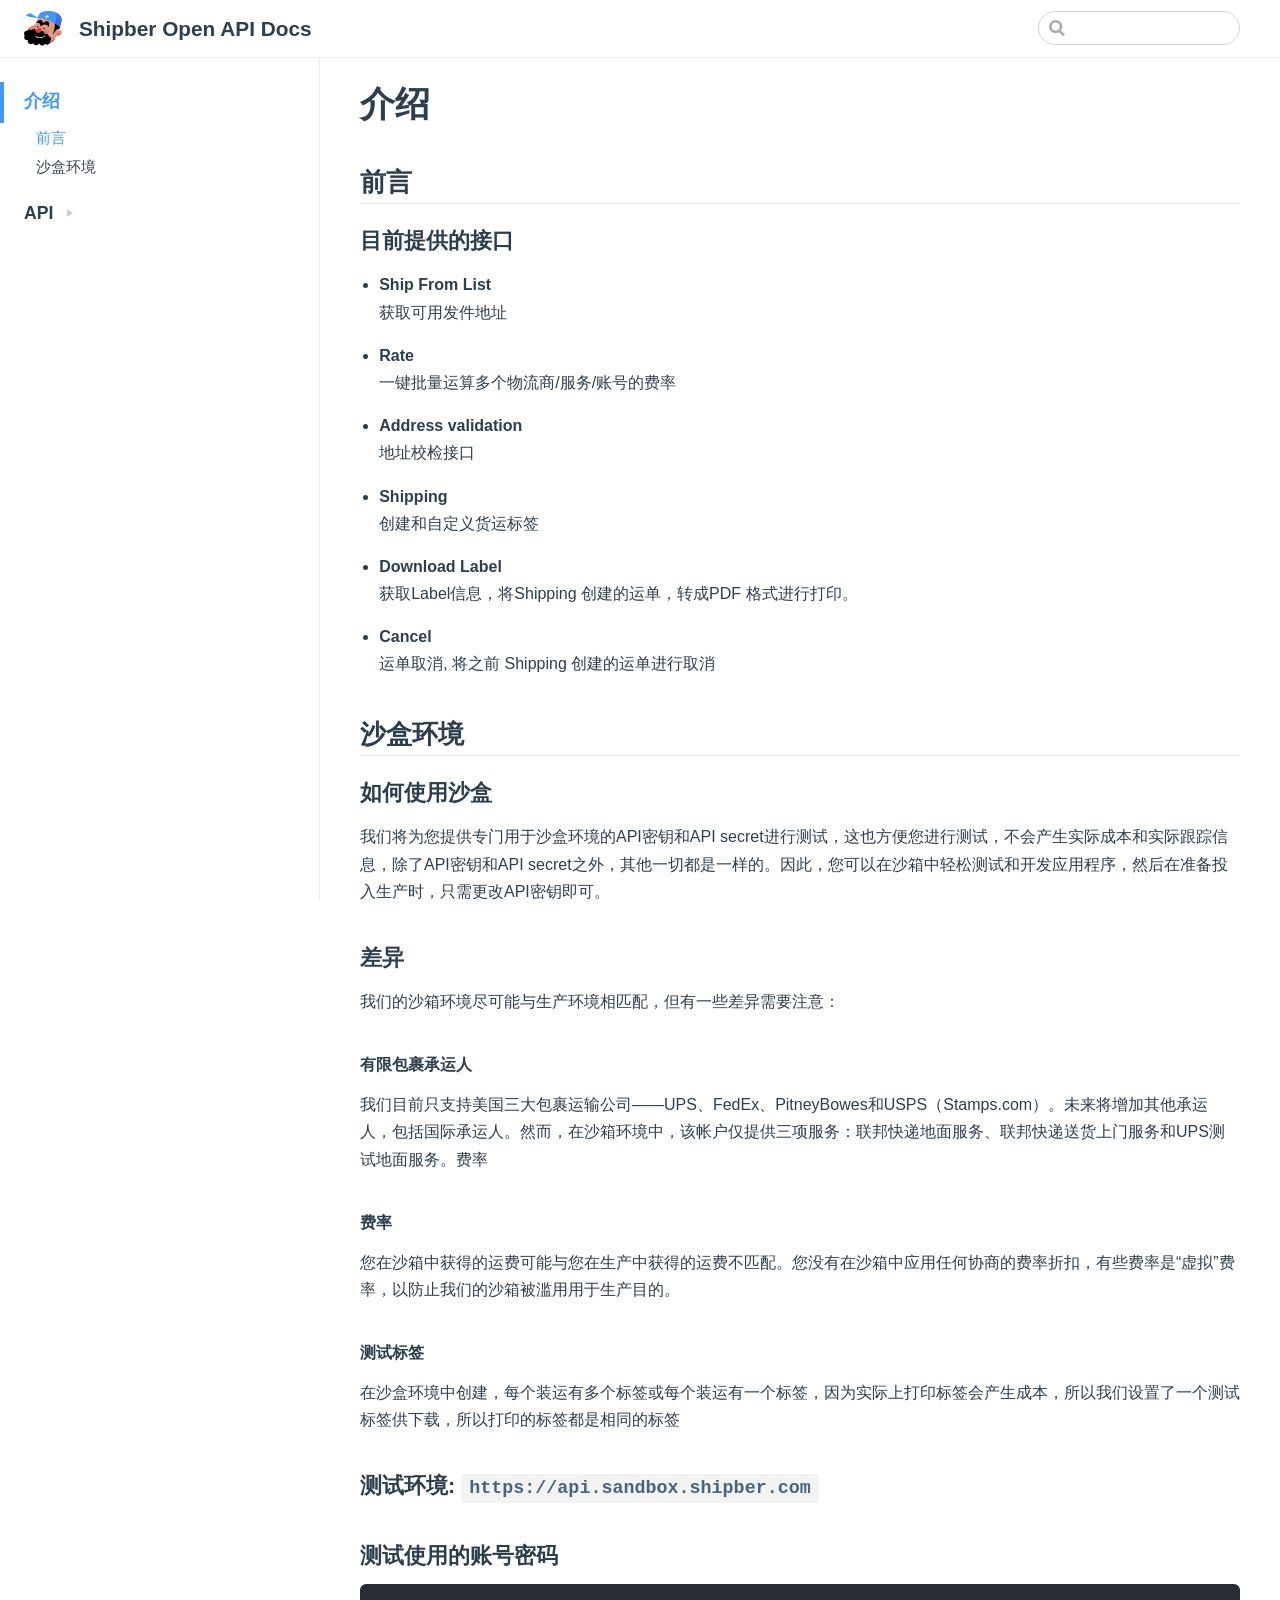
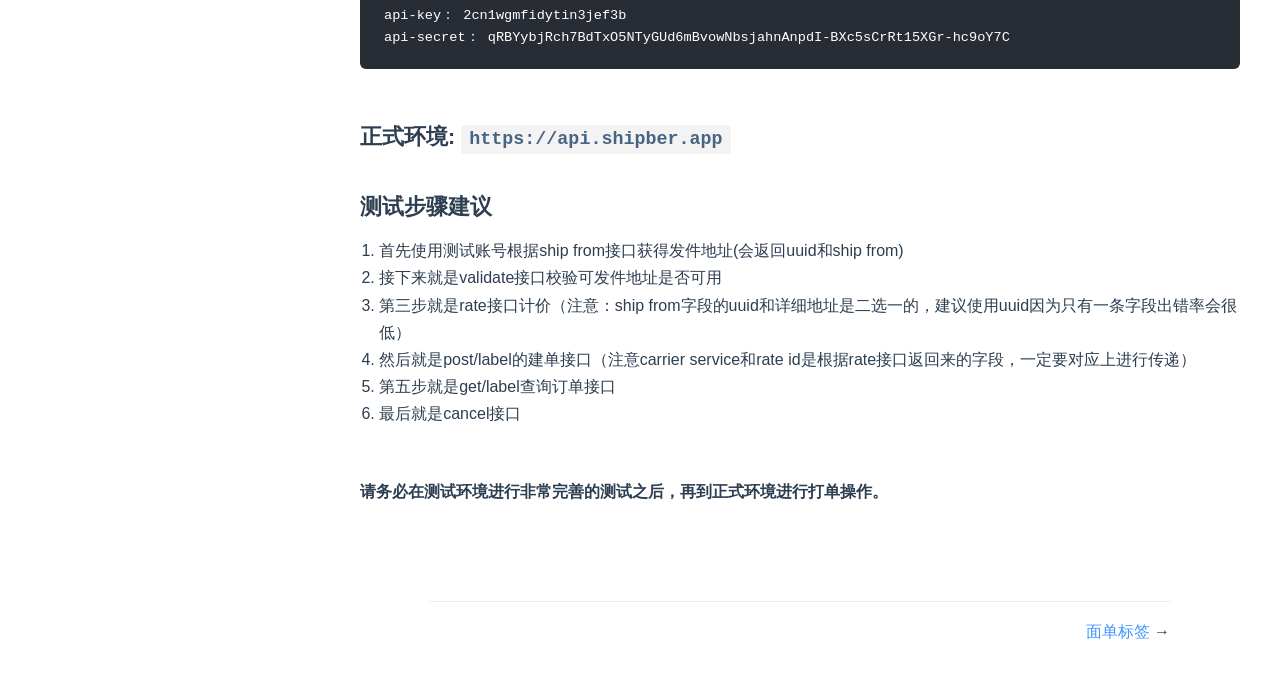
<file: sidebar/API/index.html>
<!DOCTYPE html>
<html lang="en-US">
  <head>
    <meta charset="utf-8">
    <meta name="viewport" content="width=device-width,initial-scale=1">
    <title>介绍 | Shipber Open API Docs</title>
    <meta name="generator" content="VuePress 1.8.2">
    <link rel="icon" href="/images/logo.svg">
    <meta name="description" content="The API is a great way to get data directly to and from Shipber, like creating shipments, updating products, and querying order, shipment and customer data.">
    
    <link rel="preload" href="/assets/css/0.styles.e5ed4e88.css" as="style"><link rel="preload" href="/assets/js/app.7565aa11.js" as="script"><link rel="preload" href="/assets/js/2.f486b162.js" as="script"><link rel="preload" href="/assets/js/8.91c513e8.js" as="script"><link rel="prefetch" href="/assets/js/10.d6294345.js"><link rel="prefetch" href="/assets/js/11.f2e33c86.js"><link rel="prefetch" href="/assets/js/12.e86d17ef.js"><link rel="prefetch" href="/assets/js/13.25b0f5c2.js"><link rel="prefetch" href="/assets/js/14.0679da0c.js"><link rel="prefetch" href="/assets/js/15.20471c1c.js"><link rel="prefetch" href="/assets/js/16.6fd1d633.js"><link rel="prefetch" href="/assets/js/17.2346816e.js"><link rel="prefetch" href="/assets/js/18.f7a8372f.js"><link rel="prefetch" href="/assets/js/19.dc53665a.js"><link rel="prefetch" href="/assets/js/3.a5911b6a.js"><link rel="prefetch" href="/assets/js/4.f1e88496.js"><link rel="prefetch" href="/assets/js/5.17948a37.js"><link rel="prefetch" href="/assets/js/6.29039c55.js"><link rel="prefetch" href="/assets/js/7.b6ce8ee0.js"><link rel="prefetch" href="/assets/js/9.ccfc6b23.js">
    <link rel="stylesheet" href="/assets/css/0.styles.e5ed4e88.css">
  </head>
  <body>
    <div id="app" data-server-rendered="true"><div class="theme-container"><header class="navbar"><div class="sidebar-button"><svg xmlns="http://www.w3.org/2000/svg" aria-hidden="true" role="img" viewBox="0 0 448 512" class="icon"><path fill="currentColor" d="M436 124H12c-6.627 0-12-5.373-12-12V80c0-6.627 5.373-12 12-12h424c6.627 0 12 5.373 12 12v32c0 6.627-5.373 12-12 12zm0 160H12c-6.627 0-12-5.373-12-12v-32c0-6.627 5.373-12 12-12h424c6.627 0 12 5.373 12 12v32c0 6.627-5.373 12-12 12zm0 160H12c-6.627 0-12-5.373-12-12v-32c0-6.627 5.373-12 12-12h424c6.627 0 12 5.373 12 12v32c0 6.627-5.373 12-12 12z"></path></svg></div> <a href="/" class="home-link router-link-active"><img src="/images/logo.svg" alt="Shipber Open API Docs" class="logo"> <span class="site-name can-hide">Shipber Open API Docs</span></a> <div class="links"><div class="search-box"><input aria-label="Search" autocomplete="off" spellcheck="false" value=""> <!----></div> <!----></div></header> <div class="sidebar-mask"></div> <aside class="sidebar"><!---->  <ul class="sidebar-links"><li><a href="/sidebar/API/" aria-current="page" class="active sidebar-link">介绍</a><ul class="sidebar-sub-headers"><li class="sidebar-sub-header"><a href="/sidebar/API/#前言" class="sidebar-link">前言</a></li><li class="sidebar-sub-header"><a href="/sidebar/API/#沙盒环境" class="sidebar-link">沙盒环境</a></li></ul></li><li><section class="sidebar-group collapsable depth-0"><p class="sidebar-heading"><span>API</span> <span class="arrow right"></span></p> <!----></section></li></ul> </aside> <main class="page"> <div class="theme-default-content content__default"><h1 id="介绍"><a href="#介绍" class="header-anchor">#</a> 介绍</h1> <h2 id="前言"><a href="#前言" class="header-anchor">#</a> 前言</h2> <h3 id="目前提供的接口"><a href="#目前提供的接口" class="header-anchor">#</a> 目前提供的接口</h3> <ul><li><p><strong>Ship From List</strong> <br>
获取可用发件地址</p></li> <li><p><strong>Rate</strong> <br>
一键批量运算多个物流商/服务/账号的费率</p></li> <li><p><strong>Address validation</strong> <br>
地址校检接口</p></li> <li><p><strong>Shipping</strong> <br>
创建和自定义货运标签</p></li> <li><p><strong>Download Label</strong> <br>
获取Label信息，将Shipping 创建的运单，转成PDF 格式进行打印。</p></li> <li><p><strong>Cancel</strong> <br>
运单取消, 将之前 Shipping 创建的运单进行取消</p></li></ul> <h2 id="沙盒环境"><a href="#沙盒环境" class="header-anchor">#</a> 沙盒环境</h2> <h3 id="如何使用沙盒"><a href="#如何使用沙盒" class="header-anchor">#</a> 如何使用沙盒</h3> <p>我们将为您提供专门用于沙盒环境的API密钥和API secret进行测试，这也方便您进行测试，不会产生实际成本和实际跟踪信息，除了API密钥和API secret之外，其他一切都是一样的。因此，您可以在沙箱中轻松测试和开发应用程序，然后在准备投入生产时，只需更改API密钥即可。</p> <h3 id="差异"><a href="#差异" class="header-anchor">#</a> 差异</h3> <p>我们的沙箱环境尽可能与生产环境相匹配，但有一些差异需要注意：</p> <h4 id="有限包裹承运人"><a href="#有限包裹承运人" class="header-anchor">#</a> 有限包裹承运人</h4> <p>我们目前只支持美国三大包裹运输公司——UPS、FedEx、PitneyBowes和USPS（Stamps.com）。未来将增加其他承运人，包括国际承运人。然而，在沙箱环境中，该帐户仅提供三项服务：联邦快递地面服务、联邦快递送货上门服务和UPS测试地面服务。费率</p> <h4 id="费率"><a href="#费率" class="header-anchor">#</a> 费率</h4> <p>您在沙箱中获得的运费可能与您在生产中获得的运费不匹配。您没有在沙箱中应用任何协商的费率折扣，有些费率是“虚拟”费率，以防止我们的沙箱被滥用用于生产目的。</p> <h4 id="测试标签"><a href="#测试标签" class="header-anchor">#</a> 测试标签</h4> <p>在沙盒环境中创建，每个装运有多个标签或每个装运有一个标签，因为实际上打印标签会产生成本，所以我们设置了一个测试标签供下载，所以打印的标签都是相同的标签</p> <h3 id="测试环境-https-api-sandbox-shipber-com"><a href="#测试环境-https-api-sandbox-shipber-com" class="header-anchor">#</a> 测试环境: <code>https://api.sandbox.shipber.com</code></h3> <br> <h3 id="测试使用的账号密码"><a href="#测试使用的账号密码" class="header-anchor">#</a> 测试使用的账号密码</h3> <div class="language- extra-class"><pre class="language-text"><code>api-key： 2cn1wgmfidytin3jef3b 
api-secret： qRBYybjRch7BdTxO5NTyGUd6mBvowNbsjahnAnpdI-BXc5sCrRt15XGr-hc9oY7C
</code></pre></div><br> <h3 id="正式环境-https-api-shipber-app"><a href="#正式环境-https-api-shipber-app" class="header-anchor">#</a> 正式环境: <code>https://api.shipber.app</code></h3> <br> <h3 id="测试步骤建议"><a href="#测试步骤建议" class="header-anchor">#</a> 测试步骤建议</h3> <ol><li>首先使用测试账号根据ship from接口获得发件地址(会返回uuid和ship from)</li> <li>接下来就是validate接口校验可发件地址是否可用</li> <li>第三步就是rate接口计价（注意：ship from字段的uuid和详细地址是二选一的，建议使用uuid因为只有一条字段出错率会很低）</li> <li>然后就是post/label的建单接口（注意carrier service和rate id是根据rate接口返回来的字段，一定要对应上进行传递）</li> <li>第五步就是get/label查询订单接口</li> <li>最后就是cancel接口</li></ol> <br> <p><strong>请务必在测试环境进行非常完善的测试之后，再到正式环境进行打单操作。</strong></p></div> <footer class="page-edit"><!----> <!----></footer> <div class="page-nav"><p class="inner"><!----> <span class="next"><a href="/sidebar/API/标签.html">
        面单标签
      </a>
      →
    </span></p></div> </main></div><div class="global-ui"></div></div>
    <script src="/assets/js/app.7565aa11.js" defer></script><script src="/assets/js/2.f486b162.js" defer></script><script src="/assets/js/8.91c513e8.js" defer></script>
  </body>
</html>
</file>
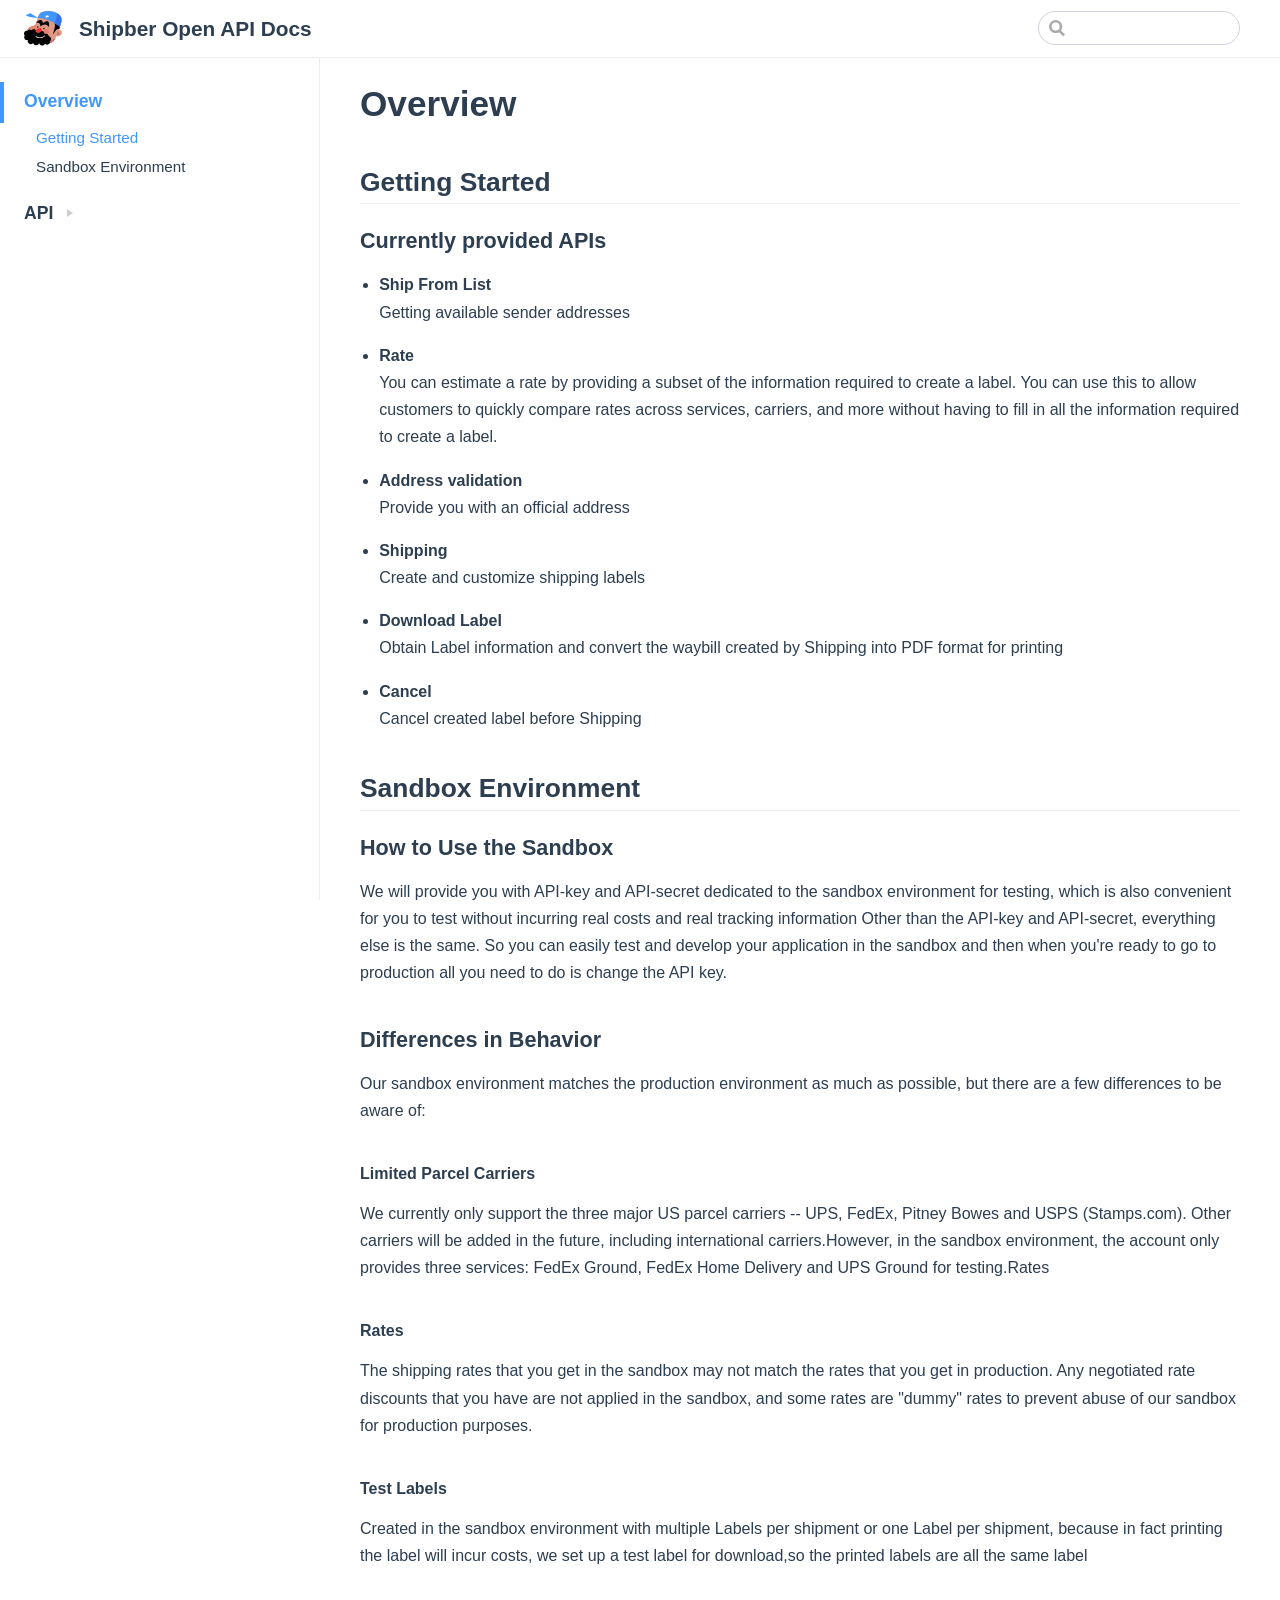
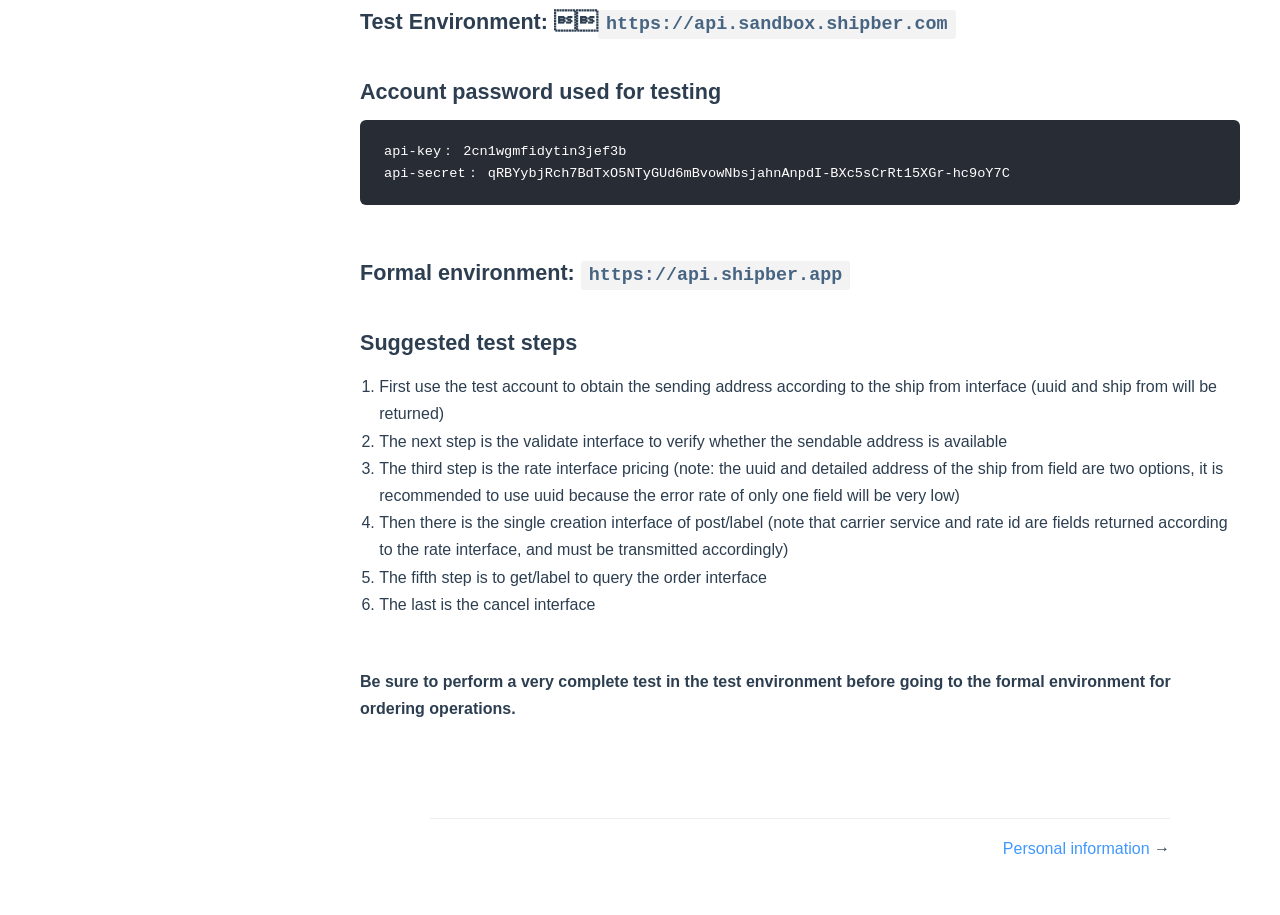
<file: sidebarEn/API/index.html>
<!DOCTYPE html>
<html lang="en-US">
  <head>
    <meta charset="utf-8">
    <meta name="viewport" content="width=device-width,initial-scale=1">
    <title>Overview | Shipber Open API Docs</title>
    <meta name="generator" content="VuePress 1.8.2">
    <link rel="icon" href="/images/logo.svg">
    <meta name="description" content="The API is a great way to get data directly to and from Shipber, like creating shipments, updating products, and querying order, shipment and customer data.">
    
    <link rel="preload" href="/assets/css/0.styles.e5ed4e88.css" as="style"><link rel="preload" href="/assets/js/app.7565aa11.js" as="script"><link rel="preload" href="/assets/js/2.f486b162.js" as="script"><link rel="preload" href="/assets/js/15.20471c1c.js" as="script"><link rel="prefetch" href="/assets/js/10.d6294345.js"><link rel="prefetch" href="/assets/js/11.f2e33c86.js"><link rel="prefetch" href="/assets/js/12.e86d17ef.js"><link rel="prefetch" href="/assets/js/13.25b0f5c2.js"><link rel="prefetch" href="/assets/js/14.0679da0c.js"><link rel="prefetch" href="/assets/js/16.6fd1d633.js"><link rel="prefetch" href="/assets/js/17.2346816e.js"><link rel="prefetch" href="/assets/js/18.f7a8372f.js"><link rel="prefetch" href="/assets/js/19.dc53665a.js"><link rel="prefetch" href="/assets/js/3.a5911b6a.js"><link rel="prefetch" href="/assets/js/4.f1e88496.js"><link rel="prefetch" href="/assets/js/5.17948a37.js"><link rel="prefetch" href="/assets/js/6.29039c55.js"><link rel="prefetch" href="/assets/js/7.b6ce8ee0.js"><link rel="prefetch" href="/assets/js/8.91c513e8.js"><link rel="prefetch" href="/assets/js/9.ccfc6b23.js">
    <link rel="stylesheet" href="/assets/css/0.styles.e5ed4e88.css">
  </head>
  <body>
    <div id="app" data-server-rendered="true"><div class="theme-container"><header class="navbar"><div class="sidebar-button"><svg xmlns="http://www.w3.org/2000/svg" aria-hidden="true" role="img" viewBox="0 0 448 512" class="icon"><path fill="currentColor" d="M436 124H12c-6.627 0-12-5.373-12-12V80c0-6.627 5.373-12 12-12h424c6.627 0 12 5.373 12 12v32c0 6.627-5.373 12-12 12zm0 160H12c-6.627 0-12-5.373-12-12v-32c0-6.627 5.373-12 12-12h424c6.627 0 12 5.373 12 12v32c0 6.627-5.373 12-12 12zm0 160H12c-6.627 0-12-5.373-12-12v-32c0-6.627 5.373-12 12-12h424c6.627 0 12 5.373 12 12v32c0 6.627-5.373 12-12 12z"></path></svg></div> <a href="/" class="home-link router-link-active"><img src="/images/logo.svg" alt="Shipber Open API Docs" class="logo"> <span class="site-name can-hide">Shipber Open API Docs</span></a> <div class="links"><div class="search-box"><input aria-label="Search" autocomplete="off" spellcheck="false" value=""> <!----></div> <!----></div></header> <div class="sidebar-mask"></div> <aside class="sidebar"><!---->  <ul class="sidebar-links"><li><a href="/sidebarEn/API/" aria-current="page" class="active sidebar-link">Overview</a><ul class="sidebar-sub-headers"><li class="sidebar-sub-header"><a href="/sidebarEn/API/#getting-started" class="sidebar-link">Getting Started</a></li><li class="sidebar-sub-header"><a href="/sidebarEn/API/#sandbox-environment" class="sidebar-link">Sandbox Environment</a></li></ul></li><li><section class="sidebar-group collapsable depth-0"><p class="sidebar-heading"><span>API</span> <span class="arrow right"></span></p> <!----></section></li></ul> </aside> <main class="page"> <div class="theme-default-content content__default"><h1 id="overview"><a href="#overview" class="header-anchor">#</a> Overview</h1> <h2 id="getting-started"><a href="#getting-started" class="header-anchor">#</a> Getting Started</h2> <h3 id="currently-provided-apis"><a href="#currently-provided-apis" class="header-anchor">#</a> Currently provided APIs</h3> <ul><li><p><strong>Ship From List</strong> <br>
Getting available sender addresses</p></li> <li><p><strong>Rate</strong> <br>
You can estimate a rate by providing a subset of the information required to create a label. You can use this to allow customers to quickly compare rates across services, carriers, and more without having to fill in all the information required to create a label.</p></li> <li><p><strong>Address validation</strong> <br>
Provide you with an official address</p></li> <li><p><strong>Shipping</strong> <br>
Create and customize shipping labels</p></li> <li><p><strong>Download Label</strong> <br>
Obtain Label information and convert the waybill created by Shipping into PDF format for printing</p></li> <li><p><strong>Cancel</strong> <br>
Cancel created label before Shipping</p></li></ul> <h2 id="sandbox-environment"><a href="#sandbox-environment" class="header-anchor">#</a> Sandbox Environment</h2> <h3 id="how-to-use-the-sandbox"><a href="#how-to-use-the-sandbox" class="header-anchor">#</a> How to Use the Sandbox</h3> <p>We will provide you with API-key and API-secret dedicated to the sandbox environment for testing, which is also convenient for you to test without incurring real costs and real tracking information
Other than the API-key and API-secret, everything else is the same. So you can easily test and develop your application in the sandbox and then when you're ready to go to production all you need to do is change the API key.</p> <h3 id="differences-in-behavior"><a href="#differences-in-behavior" class="header-anchor">#</a> Differences in Behavior</h3> <p>Our sandbox environment matches the production environment as much as possible, but there are a few differences to be aware of:</p> <h4 id="limited-parcel-carriers"><a href="#limited-parcel-carriers" class="header-anchor">#</a> Limited Parcel Carriers</h4> <p>We currently only support the three major US parcel carriers -- UPS, FedEx, Pitney Bowes and USPS (Stamps.com). Other carriers will be added in the future, including international carriers.However, in the sandbox environment, the account only provides three services: FedEx Ground, FedEx Home Delivery and UPS Ground for testing.Rates</p> <h4 id="rates"><a href="#rates" class="header-anchor">#</a> Rates</h4> <p>The shipping rates that you get in the sandbox may not match the rates that you get in production. Any negotiated rate discounts that you have are not applied in the sandbox, and some rates are &quot;dummy&quot; rates to prevent abuse of our sandbox for production purposes.</p> <h4 id="test-labels"><a href="#test-labels" class="header-anchor">#</a> Test Labels</h4> <p>Created in the sandbox environment with multiple Labels per shipment or one Label per shipment, because in fact printing the label will incur costs,  we set up a test label for download,so the printed labels are all the same label</p> <h3 id="test-environment-https-api-sandbox-shipber-com"><a href="#test-environment-https-api-sandbox-shipber-com" class="header-anchor">#</a> Test Environment: <code>https://api.sandbox.shipber.com</code></h3> <br> <h3 id="account-password-used-for-testing"><a href="#account-password-used-for-testing" class="header-anchor">#</a> Account password used for testing</h3> <div class="language- extra-class"><pre class="language-text"><code>api-key： 2cn1wgmfidytin3jef3b 
api-secret： qRBYybjRch7BdTxO5NTyGUd6mBvowNbsjahnAnpdI-BXc5sCrRt15XGr-hc9oY7C
</code></pre></div><br> <h3 id="formal-environment-https-api-shipber-app"><a href="#formal-environment-https-api-shipber-app" class="header-anchor">#</a> Formal environment: <code>https://api.shipber.app</code></h3> <br> <h3 id="suggested-test-steps"><a href="#suggested-test-steps" class="header-anchor">#</a> Suggested test steps</h3> <ol><li>First use the test account to obtain the sending address according to the ship from interface (uuid and ship from will be returned)</li> <li>The next step is the validate interface to verify whether the sendable address is available</li> <li>The third step is the rate interface pricing (note: the uuid and detailed address of the ship from field are two options, it is recommended to use uuid because the error rate of only one field will be very low)</li> <li>Then there is the single creation interface of post/label (note that carrier service and rate id are fields returned according to the rate interface, and must be transmitted accordingly)</li> <li>The fifth step is to get/label to query the order interface</li> <li>The last is the cancel interface</li></ol> <br> <p><strong>Be sure to perform a very complete test in the test environment before going to the formal environment for ordering operations.</strong></p></div> <footer class="page-edit"><!----> <!----></footer> <div class="page-nav"><p class="inner"><!----> <span class="next"><a href="/sidebarEn/API/Information.html">
        Personal information
      </a>
      →
    </span></p></div> </main></div><div class="global-ui"></div></div>
    <script src="/assets/js/app.7565aa11.js" defer></script><script src="/assets/js/2.f486b162.js" defer></script><script src="/assets/js/15.20471c1c.js" defer></script>
  </body>
</html>
</file>
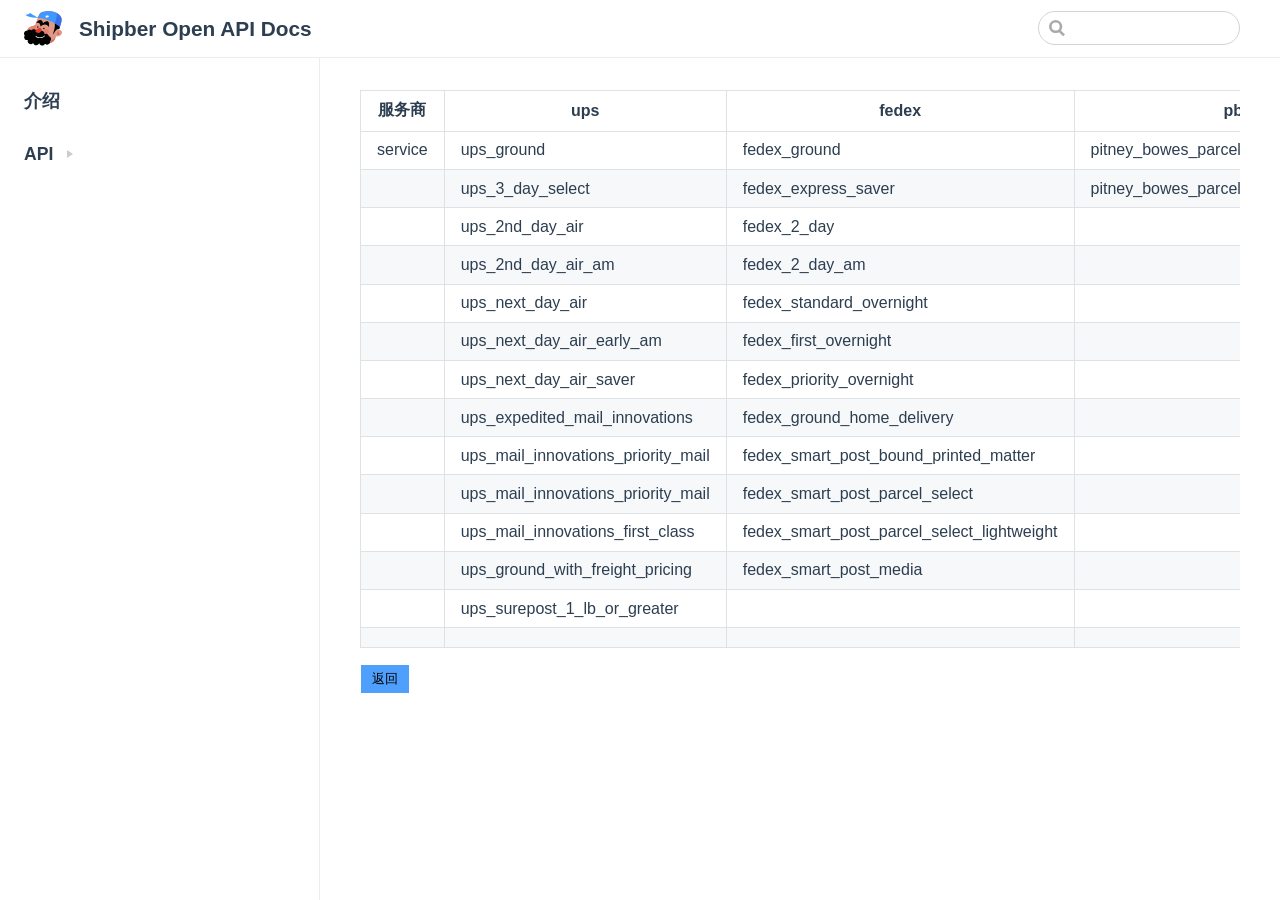
<file: sidebar/API/Service_Code.html>
<!DOCTYPE html>
<html lang="en-US">
  <head>
    <meta charset="utf-8">
    <meta name="viewport" content="width=device-width,initial-scale=1">
    <title>Shipber Open API Docs</title>
    <meta name="generator" content="VuePress 1.8.2">
    <link rel="icon" href="/images/logo.svg">
    <meta name="description" content="The API is a great way to get data directly to and from Shipber, like creating shipments, updating products, and querying order, shipment and customer data.">
    
    <link rel="preload" href="/assets/css/0.styles.e5ed4e88.css" as="style"><link rel="preload" href="/assets/js/app.7565aa11.js" as="script"><link rel="preload" href="/assets/js/2.f486b162.js" as="script"><link rel="preload" href="/assets/js/9.ccfc6b23.js" as="script"><link rel="prefetch" href="/assets/js/10.d6294345.js"><link rel="prefetch" href="/assets/js/11.f2e33c86.js"><link rel="prefetch" href="/assets/js/12.e86d17ef.js"><link rel="prefetch" href="/assets/js/13.25b0f5c2.js"><link rel="prefetch" href="/assets/js/14.0679da0c.js"><link rel="prefetch" href="/assets/js/15.20471c1c.js"><link rel="prefetch" href="/assets/js/16.6fd1d633.js"><link rel="prefetch" href="/assets/js/17.2346816e.js"><link rel="prefetch" href="/assets/js/18.f7a8372f.js"><link rel="prefetch" href="/assets/js/19.dc53665a.js"><link rel="prefetch" href="/assets/js/3.a5911b6a.js"><link rel="prefetch" href="/assets/js/4.f1e88496.js"><link rel="prefetch" href="/assets/js/5.17948a37.js"><link rel="prefetch" href="/assets/js/6.29039c55.js"><link rel="prefetch" href="/assets/js/7.b6ce8ee0.js"><link rel="prefetch" href="/assets/js/8.91c513e8.js">
    <link rel="stylesheet" href="/assets/css/0.styles.e5ed4e88.css">
  </head>
  <body>
    <div id="app" data-server-rendered="true"><div class="theme-container"><header class="navbar"><div class="sidebar-button"><svg xmlns="http://www.w3.org/2000/svg" aria-hidden="true" role="img" viewBox="0 0 448 512" class="icon"><path fill="currentColor" d="M436 124H12c-6.627 0-12-5.373-12-12V80c0-6.627 5.373-12 12-12h424c6.627 0 12 5.373 12 12v32c0 6.627-5.373 12-12 12zm0 160H12c-6.627 0-12-5.373-12-12v-32c0-6.627 5.373-12 12-12h424c6.627 0 12 5.373 12 12v32c0 6.627-5.373 12-12 12zm0 160H12c-6.627 0-12-5.373-12-12v-32c0-6.627 5.373-12 12-12h424c6.627 0 12 5.373 12 12v32c0 6.627-5.373 12-12 12z"></path></svg></div> <a href="/" class="home-link router-link-active"><img src="/images/logo.svg" alt="Shipber Open API Docs" class="logo"> <span class="site-name can-hide">Shipber Open API Docs</span></a> <div class="links"><div class="search-box"><input aria-label="Search" autocomplete="off" spellcheck="false" value=""> <!----></div> <!----></div></header> <div class="sidebar-mask"></div> <aside class="sidebar"><!---->  <ul class="sidebar-links"><li><a href="/sidebar/API/" aria-current="page" class="sidebar-link">介绍</a></li><li><section class="sidebar-group collapsable depth-0"><p class="sidebar-heading"><span>API</span> <span class="arrow right"></span></p> <!----></section></li></ul> </aside> <main class="page"> <div class="theme-default-content content__default"><table><thead><tr><th>服务商</th> <th>ups</th> <th>fedex</th> <th>pb</th> <th>stamps</th></tr></thead> <tbody><tr><td>service</td> <td>ups_ground</td> <td>fedex_ground</td> <td>pitney_bowes_parcel_select</td> <td>stamps_usps_media_mail</td></tr> <tr><td></td> <td>ups_3_day_select</td> <td>fedex_express_saver</td> <td>pitney_bowes_parcel_select_lightweight</td> <td>stamps_usps_priority_mail</td></tr> <tr><td></td> <td>ups_2nd_day_air</td> <td>fedex_2_day</td> <td></td> <td>stamps_usps_first_class_mail</td></tr> <tr><td></td> <td>ups_2nd_day_air_am</td> <td>fedex_2_day_am</td> <td></td> <td>stamps_usps_parcel_select_ground</td></tr> <tr><td></td> <td>ups_next_day_air</td> <td>fedex_standard_overnight</td> <td></td> <td>stamps_usps_priority_mail_express</td></tr> <tr><td></td> <td>ups_next_day_air_early_am</td> <td>fedex_first_overnight</td> <td></td> <td></td></tr> <tr><td></td> <td>ups_next_day_air_saver</td> <td>fedex_priority_overnight</td> <td></td> <td></td></tr> <tr><td></td> <td>ups_expedited_mail_innovations</td> <td>fedex_ground_home_delivery</td> <td></td> <td></td></tr> <tr><td></td> <td>ups_mail_innovations_priority_mail</td> <td>fedex_smart_post_bound_printed_matter</td> <td></td> <td></td></tr> <tr><td></td> <td>ups_mail_innovations_priority_mail</td> <td>fedex_smart_post_parcel_select</td> <td></td> <td></td></tr> <tr><td></td> <td>ups_mail_innovations_first_class</td> <td>fedex_smart_post_parcel_select_lightweight</td> <td></td> <td></td></tr> <tr><td></td> <td>ups_ground_with_freight_pricing</td> <td>fedex_smart_post_media</td> <td></td> <td></td></tr> <tr><td></td> <td>ups_surepost_1_lb_or_greater</td> <td></td> <td></td> <td></td></tr> <tr><td></td> <td></td> <td></td> <td></td> <td></td></tr></tbody></table> <p><button type="button" Onclick="window.history.back()" style="height:30px;width:50px;background-color:#4f9ffd;border:1px solid white;">返回</button></p></div> <footer class="page-edit"><!----> <!----></footer> <!----> </main></div><div class="global-ui"></div></div>
    <script src="/assets/js/app.7565aa11.js" defer></script><script src="/assets/js/2.f486b162.js" defer></script><script src="/assets/js/9.ccfc6b23.js" defer></script>
  </body>
</html>
</file>
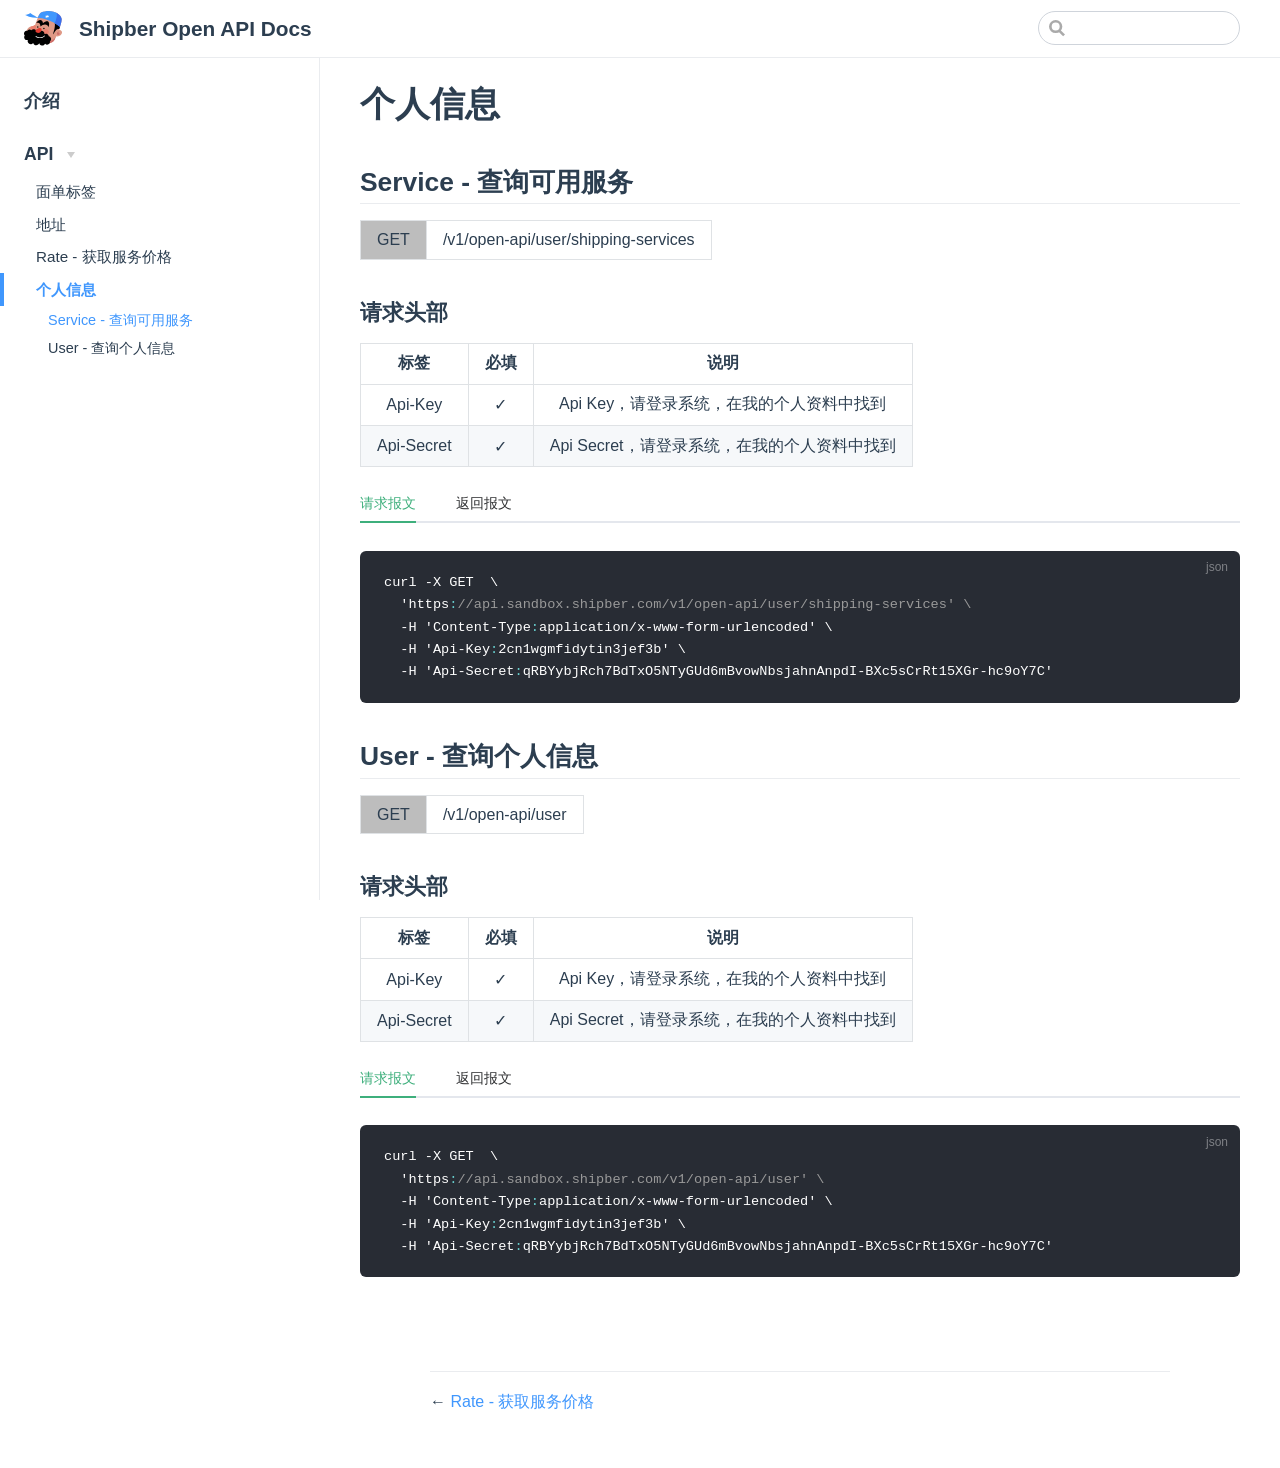
<file: sidebar/API/个人信息.html>
<!DOCTYPE html>
<html lang="en-US">
  <head>
    <meta charset="utf-8">
    <meta name="viewport" content="width=device-width,initial-scale=1">
    <title>个人信息 | Shipber Open API Docs</title>
    <meta name="generator" content="VuePress 1.8.2">
    <link rel="icon" href="/images/logo.svg">
    <meta name="description" content="The API is a great way to get data directly to and from Shipber, like creating shipments, updating products, and querying order, shipment and customer data.">
    
    <link rel="preload" href="/assets/css/0.styles.e5ed4e88.css" as="style"><link rel="preload" href="/assets/js/app.7565aa11.js" as="script"><link rel="preload" href="/assets/js/2.f486b162.js" as="script"><link rel="preload" href="/assets/js/10.d6294345.js" as="script"><link rel="prefetch" href="/assets/js/11.f2e33c86.js"><link rel="prefetch" href="/assets/js/12.e86d17ef.js"><link rel="prefetch" href="/assets/js/13.25b0f5c2.js"><link rel="prefetch" href="/assets/js/14.0679da0c.js"><link rel="prefetch" href="/assets/js/15.20471c1c.js"><link rel="prefetch" href="/assets/js/16.6fd1d633.js"><link rel="prefetch" href="/assets/js/17.2346816e.js"><link rel="prefetch" href="/assets/js/18.f7a8372f.js"><link rel="prefetch" href="/assets/js/19.dc53665a.js"><link rel="prefetch" href="/assets/js/3.a5911b6a.js"><link rel="prefetch" href="/assets/js/4.f1e88496.js"><link rel="prefetch" href="/assets/js/5.17948a37.js"><link rel="prefetch" href="/assets/js/6.29039c55.js"><link rel="prefetch" href="/assets/js/7.b6ce8ee0.js"><link rel="prefetch" href="/assets/js/8.91c513e8.js"><link rel="prefetch" href="/assets/js/9.ccfc6b23.js">
    <link rel="stylesheet" href="/assets/css/0.styles.e5ed4e88.css">
  </head>
  <body>
    <div id="app" data-server-rendered="true"><div class="theme-container"><header class="navbar"><div class="sidebar-button"><svg xmlns="http://www.w3.org/2000/svg" aria-hidden="true" role="img" viewBox="0 0 448 512" class="icon"><path fill="currentColor" d="M436 124H12c-6.627 0-12-5.373-12-12V80c0-6.627 5.373-12 12-12h424c6.627 0 12 5.373 12 12v32c0 6.627-5.373 12-12 12zm0 160H12c-6.627 0-12-5.373-12-12v-32c0-6.627 5.373-12 12-12h424c6.627 0 12 5.373 12 12v32c0 6.627-5.373 12-12 12zm0 160H12c-6.627 0-12-5.373-12-12v-32c0-6.627 5.373-12 12-12h424c6.627 0 12 5.373 12 12v32c0 6.627-5.373 12-12 12z"></path></svg></div> <a href="/" class="home-link router-link-active"><img src="/images/logo.svg" alt="Shipber Open API Docs" class="logo"> <span class="site-name can-hide">Shipber Open API Docs</span></a> <div class="links"><div class="search-box"><input aria-label="Search" autocomplete="off" spellcheck="false" value=""> <!----></div> <!----></div></header> <div class="sidebar-mask"></div> <aside class="sidebar"><!---->  <ul class="sidebar-links"><li><a href="/sidebar/API/" aria-current="page" class="sidebar-link">介绍</a></li><li><section class="sidebar-group collapsable depth-0"><p class="sidebar-heading open"><span>API</span> <span class="arrow down"></span></p> <ul class="sidebar-links sidebar-group-items"><li><a href="/sidebar/API/标签.html" class="sidebar-link">面单标签</a></li><li><a href="/sidebar/API/地址.html" class="sidebar-link">地址</a></li><li><a href="/sidebar/API/费率.html" class="sidebar-link">Rate - 获取服务价格</a></li><li><a href="/sidebar/API/个人信息.html" class="active sidebar-link">个人信息</a><ul class="sidebar-sub-headers"><li class="sidebar-sub-header"><a href="/sidebar/API/个人信息.html#service-查询可用服务" class="sidebar-link">Service - 查询可用服务</a></li><li class="sidebar-sub-header"><a href="/sidebar/API/个人信息.html#user-查询个人信息" class="sidebar-link">User - 查询个人信息</a></li></ul></li></ul></section></li></ul> </aside> <main class="page"> <div class="theme-default-content content__default"><h1 id="个人信息"><a href="#个人信息" class="header-anchor">#</a> 个人信息</h1> <h2 id="service-查询可用服务"><a href="#service-查询可用服务" class="header-anchor">#</a> Service - 查询可用服务</h2> <table><tr><td bgcolor="#bdbdbd">GET</td><td>/v1/open-api/user/shipping-services</td></tr></table> <h3 id="请求头部"><a href="#请求头部" class="header-anchor">#</a> 请求头部</h3> <table><thead><tr><th style="text-align:center;">标签</th> <th style="text-align:center;">必填</th> <th style="text-align:center;">说明</th></tr></thead> <tbody><tr><td style="text-align:center;">Api-Key</td> <td style="text-align:center;">✓</td> <td style="text-align:center;">Api Key，请登录系统，在我的个人资料中找到</td></tr> <tr><td style="text-align:center;">Api-Secret</td> <td style="text-align:center;">✓</td> <td style="text-align:center;">Api Secret，请登录系统，在我的个人资料中找到</td></tr></tbody></table> <div class="el-tabs el-tabs--top"><div class="el-tabs__header is-top"><div class="el-tabs__nav-wrap is-top"><div class="el-tabs__nav-scroll"><div role="tablist" class="el-tabs__nav is-top" style="transform:translateX(-0px);"><div class="el-tabs__active-bar is-top" style="width:0px;transform:translateX(0px);ms-transform:translateX(0px);webkit-transform:translateX(0px);"></div></div></div></div></div><div class="el-tabs__content"><div role="tabpanel" aria-hidden="true" id="pane-null" aria-labelledby="tab-null" class="el-tab-pane" style="display:none;"><div class="language-json extra-class"><pre class="language-json"><code>curl -X GET  \
  'https<span class="token operator">:</span><span class="token comment">//api.sandbox.shipber.com/v1/open-api/user/shipping-services' \</span>
  -H 'Content-Type<span class="token operator">:</span>application/x-www-form-urlencoded' \
  -H 'Api-Key<span class="token operator">:</span>2cn1wgmfidytin3jef3b' \
  -H 'Api-Secret<span class="token operator">:</span>qRBYybjRch7BdTxO5NTyGUd6mBvowNbsjahnAnpdI-BXc5sCrRt15XGr-hc9oY7C'
</code></pre></div></div> <div role="tabpanel" aria-hidden="true" id="pane-null" aria-labelledby="tab-null" class="el-tab-pane" style="display:none;"><div class="language-json extra-class"><pre class="language-json"><code><span class="token punctuation">{</span>
    <span class="token property">&quot;data&quot;</span><span class="token operator">:</span> <span class="token punctuation">[</span><span class="token punctuation">{</span>
        <span class="token property">&quot;carrier&quot;</span><span class="token operator">:</span> <span class="token string">&quot;ups&quot;</span><span class="token punctuation">,</span>
        <span class="token property">&quot;code&quot;</span><span class="token operator">:</span> <span class="token string">&quot;ups_ground&quot;</span><span class="token punctuation">,</span>
        <span class="token property">&quot;addresses&quot;</span><span class="token operator">:</span> <span class="token punctuation">[</span><span class="token punctuation">{</span>
            <span class="token property">&quot;nick_name&quot;</span><span class="token operator">:</span> <span class="token string">&quot;Repository1&quot;</span><span class="token punctuation">,</span>
            <span class="token property">&quot;city&quot;</span><span class="token operator">:</span> <span class="token string">&quot;LOS ANGELES&quot;</span><span class="token punctuation">,</span>
            <span class="token property">&quot;name&quot;</span><span class="token operator">:</span> <span class="token string">&quot;Test Company&quot;</span><span class="token punctuation">,</span>
            <span class="token property">&quot;addresses&quot;</span><span class="token operator">:</span> <span class="token punctuation">[</span><span class="token string">&quot;5353 W IMPERIAL HWY STE 900&quot;</span><span class="token punctuation">]</span><span class="token punctuation">,</span>
            <span class="token property">&quot;telephone&quot;</span><span class="token operator">:</span> <span class="token string">&quot;0123456789&quot;</span><span class="token punctuation">,</span>
            <span class="token property">&quot;postal_code&quot;</span><span class="token operator">:</span> <span class="token string">&quot;90045-6275&quot;</span><span class="token punctuation">,</span>
            <span class="token property">&quot;country_code&quot;</span><span class="token operator">:</span> <span class="token string">&quot;US&quot;</span><span class="token punctuation">,</span>
            <span class="token property">&quot;is_residential&quot;</span><span class="token operator">:</span> <span class="token boolean">false</span><span class="token punctuation">,</span>
            <span class="token property">&quot;state_province_code&quot;</span><span class="token operator">:</span> <span class="token string">&quot;CA&quot;</span>
        <span class="token punctuation">}</span><span class="token punctuation">]</span><span class="token punctuation">,</span>
        <span class="token property">&quot;name&quot;</span><span class="token operator">:</span> <span class="token string">&quot;UPS® Ground&quot;</span>
    <span class="token punctuation">}</span><span class="token punctuation">]</span>
<span class="token punctuation">}</span>

</code></pre></div></div></div></div> <h2 id="user-查询个人信息"><a href="#user-查询个人信息" class="header-anchor">#</a> User - 查询个人信息</h2> <table><tr><td bgcolor="#bdbdbd">GET</td><td>/v1/open-api/user</td></tr></table> <h3 id="请求头部-2"><a href="#请求头部-2" class="header-anchor">#</a> 请求头部</h3> <table><thead><tr><th style="text-align:center;">标签</th> <th style="text-align:center;">必填</th> <th style="text-align:center;">说明</th></tr></thead> <tbody><tr><td style="text-align:center;">Api-Key</td> <td style="text-align:center;">✓</td> <td style="text-align:center;">Api Key，请登录系统，在我的个人资料中找到</td></tr> <tr><td style="text-align:center;">Api-Secret</td> <td style="text-align:center;">✓</td> <td style="text-align:center;">Api Secret，请登录系统，在我的个人资料中找到</td></tr></tbody></table> <div class="el-tabs el-tabs--top"><div class="el-tabs__header is-top"><div class="el-tabs__nav-wrap is-top"><div class="el-tabs__nav-scroll"><div role="tablist" class="el-tabs__nav is-top" style="transform:translateX(-0px);"><div class="el-tabs__active-bar is-top" style="width:0px;transform:translateX(0px);ms-transform:translateX(0px);webkit-transform:translateX(0px);"></div></div></div></div></div><div class="el-tabs__content"><div role="tabpanel" aria-hidden="true" id="pane-null" aria-labelledby="tab-null" class="el-tab-pane" style="display:none;"><div class="language-json extra-class"><pre class="language-json"><code>curl -X GET  \
  'https<span class="token operator">:</span><span class="token comment">//api.sandbox.shipber.com/v1/open-api/user' \</span>
  -H 'Content-Type<span class="token operator">:</span>application/x-www-form-urlencoded' \
  -H 'Api-Key<span class="token operator">:</span>2cn1wgmfidytin3jef3b' \
  -H 'Api-Secret<span class="token operator">:</span>qRBYybjRch7BdTxO5NTyGUd6mBvowNbsjahnAnpdI-BXc5sCrRt15XGr-hc9oY7C'
</code></pre></div></div> <div role="tabpanel" aria-hidden="true" id="pane-null" aria-labelledby="tab-null" class="el-tab-pane" style="display:none;"><div class="language-json extra-class"><pre class="language-json"><code><span class="token punctuation">{</span>
    <span class="token property">&quot;data&quot;</span><span class="token operator">:</span> <span class="token punctuation">{</span>
        <span class="token property">&quot;balance&quot;</span><span class="token operator">:</span> <span class="token string">&quot;99999882.84&quot;</span><span class="token punctuation">,</span>
        <span class="token property">&quot;email&quot;</span><span class="token operator">:</span> <span class="token string">&quot;a1@4pl.com&quot;</span><span class="token punctuation">,</span>
        <span class="token property">&quot;name&quot;</span><span class="token operator">:</span> <span class="token string">&quot;Zack&quot;</span><span class="token punctuation">,</span>
        <span class="token property">&quot;mobile&quot;</span><span class="token operator">:</span> <span class="token string">&quot;0000000000&quot;</span><span class="token punctuation">,</span>
        <span class="token property">&quot;company&quot;</span><span class="token operator">:</span> <span class="token string">&quot;XXXXX&quot;</span><span class="token punctuation">,</span>
        <span class="token property">&quot;address&quot;</span><span class="token operator">:</span> <span class="token string">&quot;SZ&quot;</span>
    <span class="token punctuation">}</span>
<span class="token punctuation">}</span>
</code></pre></div></div></div></div></div> <footer class="page-edit"><!----> <!----></footer> <div class="page-nav"><p class="inner"><span class="prev">
      ←
      <a href="/sidebar/API/费率.html" class="prev">
        Rate - 获取服务价格
      </a></span> <!----></p></div> </main></div><div class="global-ui"></div></div>
    <script src="/assets/js/app.7565aa11.js" defer></script><script src="/assets/js/2.f486b162.js" defer></script><script src="/assets/js/10.d6294345.js" defer></script>
  </body>
</html>
</file>
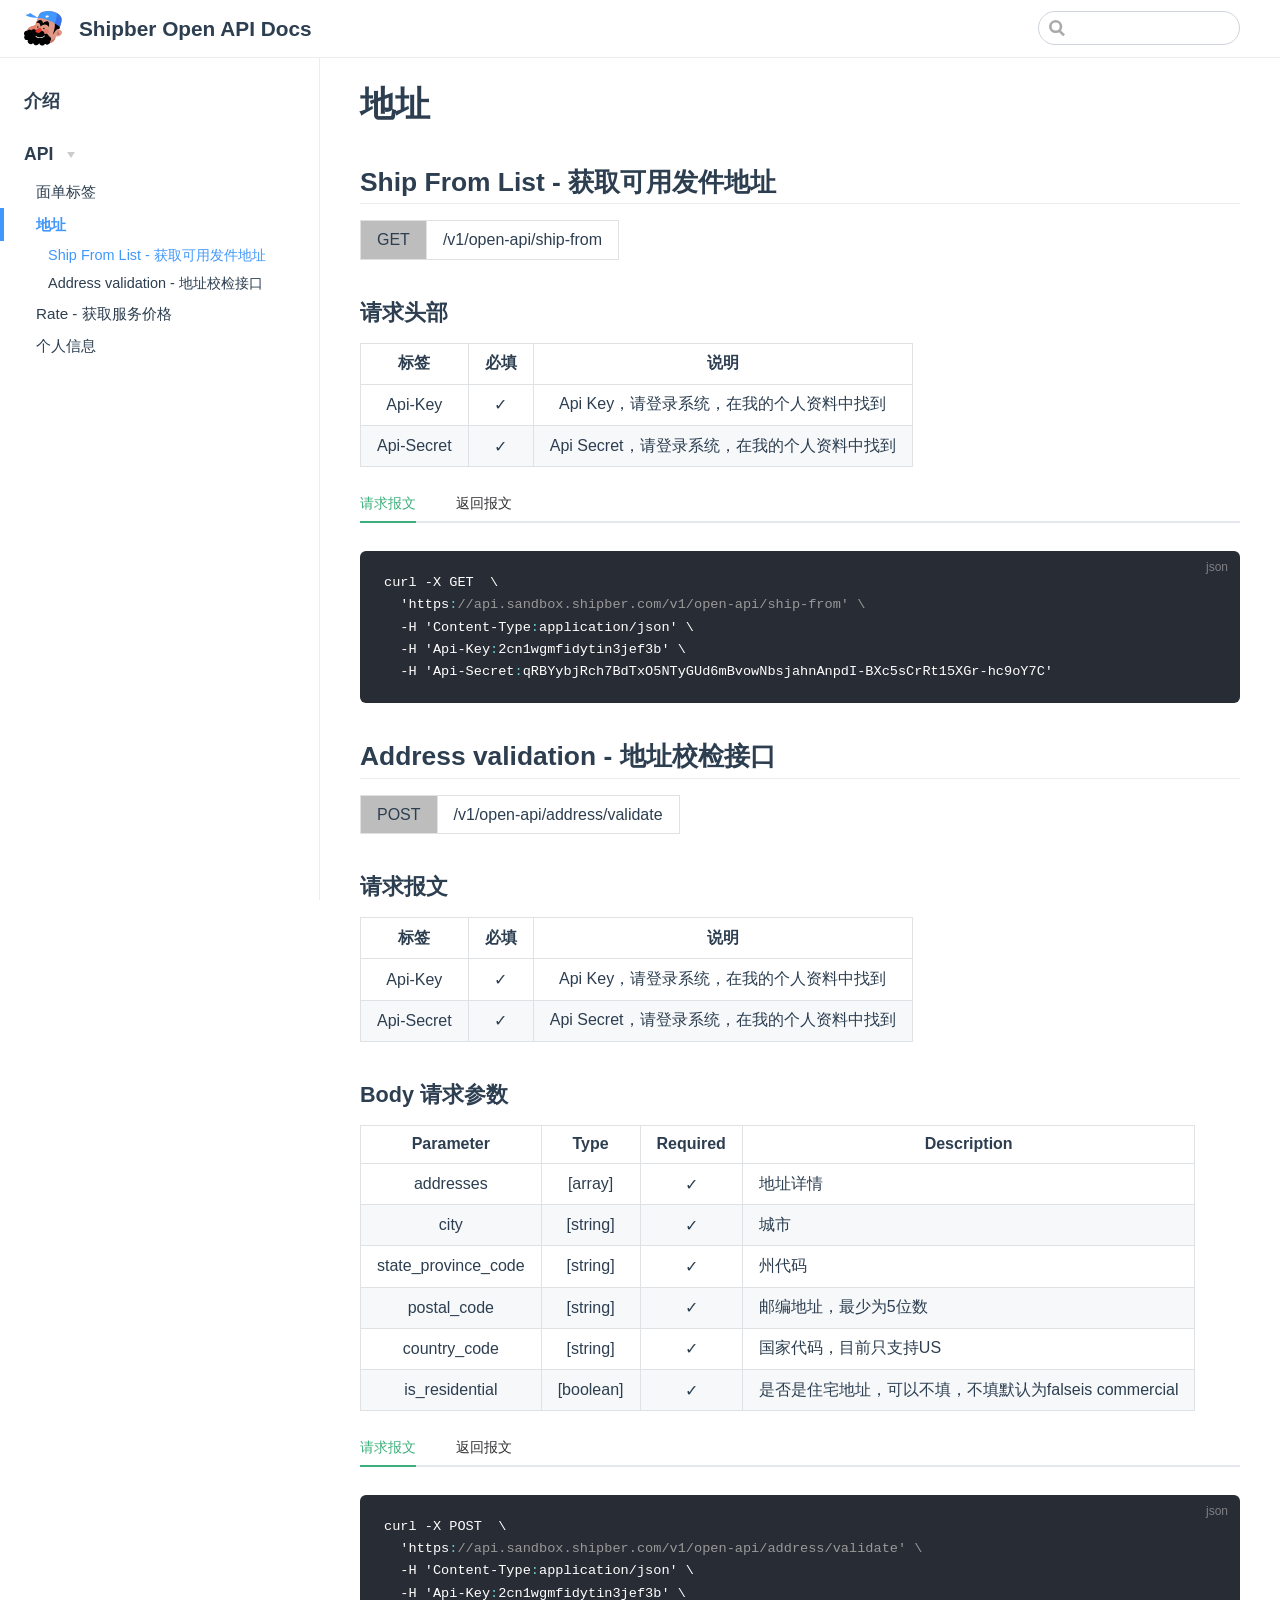
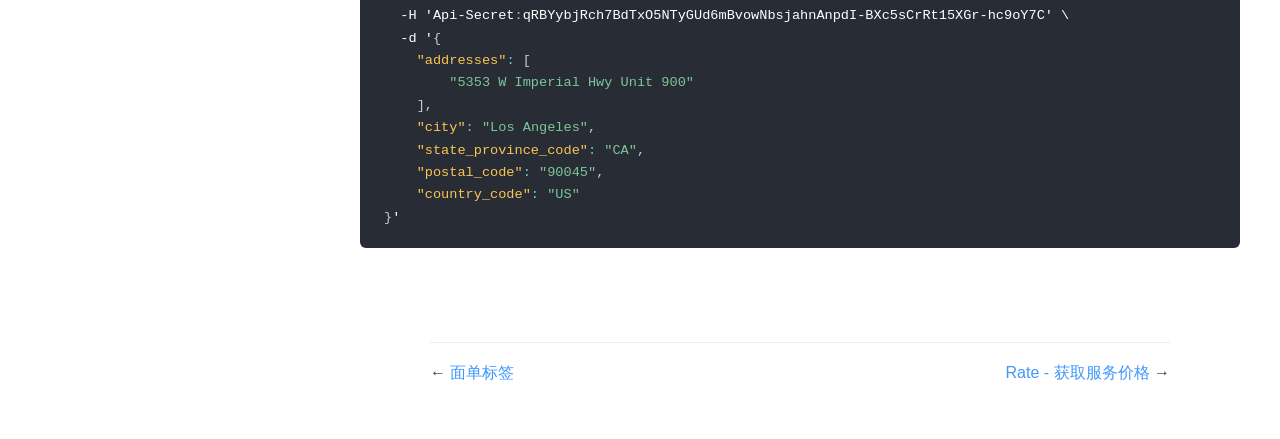
<file: sidebar/API/地址.html>
<!DOCTYPE html>
<html lang="en-US">
  <head>
    <meta charset="utf-8">
    <meta name="viewport" content="width=device-width,initial-scale=1">
    <title>地址 | Shipber Open API Docs</title>
    <meta name="generator" content="VuePress 1.8.2">
    <link rel="icon" href="/images/logo.svg">
    <meta name="description" content="The API is a great way to get data directly to and from Shipber, like creating shipments, updating products, and querying order, shipment and customer data.">
    
    <link rel="preload" href="/assets/css/0.styles.e5ed4e88.css" as="style"><link rel="preload" href="/assets/js/app.7565aa11.js" as="script"><link rel="preload" href="/assets/js/2.f486b162.js" as="script"><link rel="preload" href="/assets/js/11.f2e33c86.js" as="script"><link rel="prefetch" href="/assets/js/10.d6294345.js"><link rel="prefetch" href="/assets/js/12.e86d17ef.js"><link rel="prefetch" href="/assets/js/13.25b0f5c2.js"><link rel="prefetch" href="/assets/js/14.0679da0c.js"><link rel="prefetch" href="/assets/js/15.20471c1c.js"><link rel="prefetch" href="/assets/js/16.6fd1d633.js"><link rel="prefetch" href="/assets/js/17.2346816e.js"><link rel="prefetch" href="/assets/js/18.f7a8372f.js"><link rel="prefetch" href="/assets/js/19.dc53665a.js"><link rel="prefetch" href="/assets/js/3.a5911b6a.js"><link rel="prefetch" href="/assets/js/4.f1e88496.js"><link rel="prefetch" href="/assets/js/5.17948a37.js"><link rel="prefetch" href="/assets/js/6.29039c55.js"><link rel="prefetch" href="/assets/js/7.b6ce8ee0.js"><link rel="prefetch" href="/assets/js/8.91c513e8.js"><link rel="prefetch" href="/assets/js/9.ccfc6b23.js">
    <link rel="stylesheet" href="/assets/css/0.styles.e5ed4e88.css">
  </head>
  <body>
    <div id="app" data-server-rendered="true"><div class="theme-container"><header class="navbar"><div class="sidebar-button"><svg xmlns="http://www.w3.org/2000/svg" aria-hidden="true" role="img" viewBox="0 0 448 512" class="icon"><path fill="currentColor" d="M436 124H12c-6.627 0-12-5.373-12-12V80c0-6.627 5.373-12 12-12h424c6.627 0 12 5.373 12 12v32c0 6.627-5.373 12-12 12zm0 160H12c-6.627 0-12-5.373-12-12v-32c0-6.627 5.373-12 12-12h424c6.627 0 12 5.373 12 12v32c0 6.627-5.373 12-12 12zm0 160H12c-6.627 0-12-5.373-12-12v-32c0-6.627 5.373-12 12-12h424c6.627 0 12 5.373 12 12v32c0 6.627-5.373 12-12 12z"></path></svg></div> <a href="/" class="home-link router-link-active"><img src="/images/logo.svg" alt="Shipber Open API Docs" class="logo"> <span class="site-name can-hide">Shipber Open API Docs</span></a> <div class="links"><div class="search-box"><input aria-label="Search" autocomplete="off" spellcheck="false" value=""> <!----></div> <!----></div></header> <div class="sidebar-mask"></div> <aside class="sidebar"><!---->  <ul class="sidebar-links"><li><a href="/sidebar/API/" aria-current="page" class="sidebar-link">介绍</a></li><li><section class="sidebar-group collapsable depth-0"><p class="sidebar-heading open"><span>API</span> <span class="arrow down"></span></p> <ul class="sidebar-links sidebar-group-items"><li><a href="/sidebar/API/标签.html" class="sidebar-link">面单标签</a></li><li><a href="/sidebar/API/地址.html" class="active sidebar-link">地址</a><ul class="sidebar-sub-headers"><li class="sidebar-sub-header"><a href="/sidebar/API/地址.html#ship-from-list-获取可用发件地址" class="sidebar-link">Ship From List - 获取可用发件地址</a></li><li class="sidebar-sub-header"><a href="/sidebar/API/地址.html#address-validation-地址校检接口" class="sidebar-link">Address validation - 地址校检接口</a></li></ul></li><li><a href="/sidebar/API/费率.html" class="sidebar-link">Rate - 获取服务价格</a></li><li><a href="/sidebar/API/个人信息.html" class="sidebar-link">个人信息</a></li></ul></section></li></ul> </aside> <main class="page"> <div class="theme-default-content content__default"><h1 id="地址"><a href="#地址" class="header-anchor">#</a> 地址</h1> <h2 id="ship-from-list-获取可用发件地址"><a href="#ship-from-list-获取可用发件地址" class="header-anchor">#</a> Ship From List - 获取可用发件地址</h2> <table><tr><td bgcolor="#bdbdbd">GET</td><td>/v1/open-api/ship-from</td></tr></table> <h3 id="请求头部"><a href="#请求头部" class="header-anchor">#</a> 请求头部</h3> <table><thead><tr><th style="text-align:center;">标签</th> <th style="text-align:center;">必填</th> <th style="text-align:center;">说明</th></tr></thead> <tbody><tr><td style="text-align:center;">Api-Key</td> <td style="text-align:center;">✓</td> <td style="text-align:center;">Api Key，请登录系统，在我的个人资料中找到</td></tr> <tr><td style="text-align:center;">Api-Secret</td> <td style="text-align:center;">✓</td> <td style="text-align:center;">Api Secret，请登录系统，在我的个人资料中找到</td></tr></tbody></table> <div class="el-tabs el-tabs--top"><div class="el-tabs__header is-top"><div class="el-tabs__nav-wrap is-top"><div class="el-tabs__nav-scroll"><div role="tablist" class="el-tabs__nav is-top" style="transform:translateX(-0px);"><div class="el-tabs__active-bar is-top" style="width:0px;transform:translateX(0px);ms-transform:translateX(0px);webkit-transform:translateX(0px);"></div></div></div></div></div><div class="el-tabs__content"><div role="tabpanel" aria-hidden="true" id="pane-null" aria-labelledby="tab-null" class="el-tab-pane" style="display:none;"><div class="language-json extra-class"><pre class="language-json"><code>curl -X GET  \
  'https<span class="token operator">:</span><span class="token comment">//api.sandbox.shipber.com/v1/open-api/ship-from' \</span>
  -H 'Content-Type<span class="token operator">:</span>application/json' \ 
  -H 'Api-Key<span class="token operator">:</span>2cn1wgmfidytin3jef3b' \
  -H 'Api-Secret<span class="token operator">:</span>qRBYybjRch7BdTxO5NTyGUd6mBvowNbsjahnAnpdI-BXc5sCrRt15XGr-hc9oY7C'
</code></pre></div></div> <div role="tabpanel" aria-hidden="true" id="pane-null" aria-labelledby="tab-null" class="el-tab-pane" style="display:none;"><div class="language-json extra-class"><pre class="language-json"><code><span class="token punctuation">{</span>
    <span class="token property">&quot;data&quot;</span><span class="token operator">:</span> <span class="token punctuation">[</span><span class="token punctuation">{</span>
        <span class="token property">&quot;uuid&quot;</span><span class="token operator">:</span> <span class="token string">&quot;22d953b7-24c4-4ae9-afb4-111cc227b01e&quot;</span><span class="token punctuation">,</span>
        <span class="token property">&quot;postal_code&quot;</span><span class="token operator">:</span> <span class="token string">&quot;90045&quot;</span><span class="token punctuation">,</span>
        <span class="token property">&quot;country_code&quot;</span><span class="token operator">:</span> <span class="token string">&quot;US&quot;</span><span class="token punctuation">,</span>
        <span class="token property">&quot;state_or_province_code&quot;</span><span class="token operator">:</span> <span class="token string">&quot;CA&quot;</span><span class="token punctuation">,</span>
        <span class="token property">&quot;is_residential&quot;</span><span class="token operator">:</span> <span class="token boolean">false</span><span class="token punctuation">,</span>
        <span class="token property">&quot;addresses&quot;</span><span class="token operator">:</span> <span class="token punctuation">[</span><span class="token string">&quot;5353 W Imperial Hwy Unit 900&quot;</span><span class="token punctuation">]</span><span class="token punctuation">,</span>
        <span class="token property">&quot;city&quot;</span><span class="token operator">:</span> <span class="token string">&quot;Los Angeles&quot;</span><span class="token punctuation">,</span>
        <span class="token property">&quot;address_classification&quot;</span><span class="token operator">:</span> <span class="token string">&quot;Commercial&quot;</span><span class="token punctuation">,</span>
        <span class="token property">&quot;name&quot;</span><span class="token operator">:</span> <span class="token string">&quot;Amazon&quot;</span><span class="token punctuation">,</span>
        <span class="token property">&quot;phone&quot;</span><span class="token operator">:</span> <span class="token string">&quot;0000000000&quot;</span><span class="token punctuation">,</span>
        <span class="token property">&quot;attention&quot;</span><span class="token operator">:</span> <span class="token string">&quot;Tom&quot;</span><span class="token punctuation">,</span>
        <span class="token property">&quot;email&quot;</span><span class="token operator">:</span> <span class="token string">&quot;&quot;</span>
    <span class="token punctuation">}</span><span class="token punctuation">]</span>
<span class="token punctuation">}</span>
</code></pre></div></div></div></div> <h2 id="address-validation-地址校检接口"><a href="#address-validation-地址校检接口" class="header-anchor">#</a> Address validation - 地址校检接口</h2> <table><tr><td bgcolor="#bdbdbd">POST</td><td>/v1/open-api/address/validate</td></tr></table> <h3 id="请求报文"><a href="#请求报文" class="header-anchor">#</a> 请求报文</h3> <table><thead><tr><th style="text-align:center;">标签</th> <th style="text-align:center;">必填</th> <th style="text-align:center;">说明</th></tr></thead> <tbody><tr><td style="text-align:center;">Api-Key</td> <td style="text-align:center;">✓</td> <td style="text-align:center;">Api Key，请登录系统，在我的个人资料中找到</td></tr> <tr><td style="text-align:center;">Api-Secret</td> <td style="text-align:center;">✓</td> <td style="text-align:center;">Api Secret，请登录系统，在我的个人资料中找到</td></tr></tbody></table> <h3 id="body-请求参数"><a href="#body-请求参数" class="header-anchor">#</a> Body 请求参数</h3> <table><thead><tr><th style="text-align:center;">Parameter</th> <th style="text-align:center;">Type</th> <th style="text-align:center;">Required</th> <th>Description</th></tr></thead> <tbody><tr><td style="text-align:center;">addresses</td> <td style="text-align:center;">[array]</td> <td style="text-align:center;">✓</td> <td>地址详情</td></tr> <tr><td style="text-align:center;">city</td> <td style="text-align:center;">[string]</td> <td style="text-align:center;">✓</td> <td>城市</td></tr> <tr><td style="text-align:center;">state_province_code</td> <td style="text-align:center;">[string]</td> <td style="text-align:center;">✓</td> <td>州代码</td></tr> <tr><td style="text-align:center;">postal_code</td> <td style="text-align:center;">[string]</td> <td style="text-align:center;">✓</td> <td>邮编地址，最少为5位数</td></tr> <tr><td style="text-align:center;">country_code</td> <td style="text-align:center;">[string]</td> <td style="text-align:center;">✓</td> <td>国家代码，目前只支持US</td></tr> <tr><td style="text-align:center;">is_residential</td> <td style="text-align:center;">[boolean]</td> <td style="text-align:center;">✓</td> <td>是否是住宅地址，可以不填，不填默认为falseis commercial</td></tr></tbody></table> <div class="el-tabs el-tabs--top"><div class="el-tabs__header is-top"><div class="el-tabs__nav-wrap is-top"><div class="el-tabs__nav-scroll"><div role="tablist" class="el-tabs__nav is-top" style="transform:translateX(-0px);"><div class="el-tabs__active-bar is-top" style="width:0px;transform:translateX(0px);ms-transform:translateX(0px);webkit-transform:translateX(0px);"></div></div></div></div></div><div class="el-tabs__content"><div role="tabpanel" aria-hidden="true" id="pane-null" aria-labelledby="tab-null" class="el-tab-pane" style="display:none;"><div class="language-json extra-class"><pre class="language-json"><code>curl -X POST  \
  'https<span class="token operator">:</span><span class="token comment">//api.sandbox.shipber.com/v1/open-api/address/validate' \</span>
  -H 'Content-Type<span class="token operator">:</span>application/json' \
  -H 'Api-Key<span class="token operator">:</span>2cn1wgmfidytin3jef3b' \
  -H 'Api-Secret<span class="token operator">:</span>qRBYybjRch7BdTxO5NTyGUd6mBvowNbsjahnAnpdI-BXc5sCrRt15XGr-hc9oY7C' \
  -d '<span class="token punctuation">{</span>
    <span class="token property">&quot;addresses&quot;</span><span class="token operator">:</span> <span class="token punctuation">[</span>
        <span class="token string">&quot;5353 W Imperial Hwy Unit 900&quot;</span>
    <span class="token punctuation">]</span><span class="token punctuation">,</span>
    <span class="token property">&quot;city&quot;</span><span class="token operator">:</span> <span class="token string">&quot;Los Angeles&quot;</span><span class="token punctuation">,</span>
    <span class="token property">&quot;state_province_code&quot;</span><span class="token operator">:</span> <span class="token string">&quot;CA&quot;</span><span class="token punctuation">,</span>
    <span class="token property">&quot;postal_code&quot;</span><span class="token operator">:</span> <span class="token string">&quot;90045&quot;</span><span class="token punctuation">,</span>
    <span class="token property">&quot;country_code&quot;</span><span class="token operator">:</span> <span class="token string">&quot;US&quot;</span>
<span class="token punctuation">}</span>'
</code></pre></div></div> <div role="tabpanel" aria-hidden="true" id="pane-null" aria-labelledby="tab-null" class="el-tab-pane" style="display:none;"><div class="language-json extra-class"><pre class="language-json"><code><span class="token punctuation">{</span>
    <span class="token property">&quot;data&quot;</span><span class="token operator">:</span> <span class="token punctuation">{</span>
        <span class="token property">&quot;status&quot;</span><span class="token operator">:</span> <span class="token string">&quot;Commercial&quot;</span><span class="token punctuation">,</span>
        <span class="token property">&quot;original_address&quot;</span><span class="token operator">:</span> <span class="token punctuation">{</span>
            <span class="token property">&quot;postal_code&quot;</span><span class="token operator">:</span> <span class="token string">&quot;90045&quot;</span><span class="token punctuation">,</span>
            <span class="token property">&quot;country_code&quot;</span><span class="token operator">:</span> <span class="token string">&quot;US&quot;</span><span class="token punctuation">,</span>
            <span class="token property">&quot;state_or_province_code&quot;</span><span class="token operator">:</span> <span class="token string">&quot;CA&quot;</span><span class="token punctuation">,</span>
            <span class="token property">&quot;is_residential&quot;</span><span class="token operator">:</span> <span class="token string">&quot;&quot;</span><span class="token punctuation">,</span>
            <span class="token property">&quot;addresses&quot;</span><span class="token operator">:</span> <span class="token punctuation">[</span><span class="token string">&quot;5353 W Imperial Hwy Unit 900&quot;</span><span class="token punctuation">]</span><span class="token punctuation">,</span>
            <span class="token property">&quot;city&quot;</span><span class="token operator">:</span> <span class="token string">&quot;Los Angeles&quot;</span><span class="token punctuation">,</span>
            <span class="token property">&quot;address_classification&quot;</span><span class="token operator">:</span> <span class="token string">&quot;Commercial&quot;</span>
        <span class="token punctuation">}</span><span class="token punctuation">,</span>
        <span class="token property">&quot;matched_address&quot;</span><span class="token operator">:</span> <span class="token punctuation">{</span>
            <span class="token property">&quot;postal_code&quot;</span><span class="token operator">:</span> <span class="token string">&quot;90045&quot;</span><span class="token punctuation">,</span>
            <span class="token property">&quot;country_code&quot;</span><span class="token operator">:</span> <span class="token string">&quot;US&quot;</span><span class="token punctuation">,</span>
            <span class="token property">&quot;state_or_province_code&quot;</span><span class="token operator">:</span> <span class="token string">&quot;CA&quot;</span><span class="token punctuation">,</span>
            <span class="token property">&quot;is_residential&quot;</span><span class="token operator">:</span> <span class="token boolean">false</span><span class="token punctuation">,</span>
            <span class="token property">&quot;addresses&quot;</span><span class="token operator">:</span> <span class="token punctuation">[</span><span class="token string">&quot;5353 W Imperial Hwy Unit 900&quot;</span><span class="token punctuation">]</span><span class="token punctuation">,</span>
            <span class="token property">&quot;city&quot;</span><span class="token operator">:</span> <span class="token string">&quot;Los Angeles&quot;</span><span class="token punctuation">,</span>
            <span class="token property">&quot;address_classification&quot;</span><span class="token operator">:</span> <span class="token string">&quot;Commercial&quot;</span>
        <span class="token punctuation">}</span>
    <span class="token punctuation">}</span><span class="token punctuation">,</span>
    <span class="token property">&quot;status&quot;</span><span class="token operator">:</span> <span class="token string">&quot;&quot;</span>
<span class="token punctuation">}</span>
</code></pre></div></div></div></div></div> <footer class="page-edit"><!----> <!----></footer> <div class="page-nav"><p class="inner"><span class="prev">
      ←
      <a href="/sidebar/API/标签.html" class="prev">
        面单标签
      </a></span> <span class="next"><a href="/sidebar/API/费率.html">
        Rate - 获取服务价格
      </a>
      →
    </span></p></div> </main></div><div class="global-ui"></div></div>
    <script src="/assets/js/app.7565aa11.js" defer></script><script src="/assets/js/2.f486b162.js" defer></script><script src="/assets/js/11.f2e33c86.js" defer></script>
  </body>
</html>
</file>
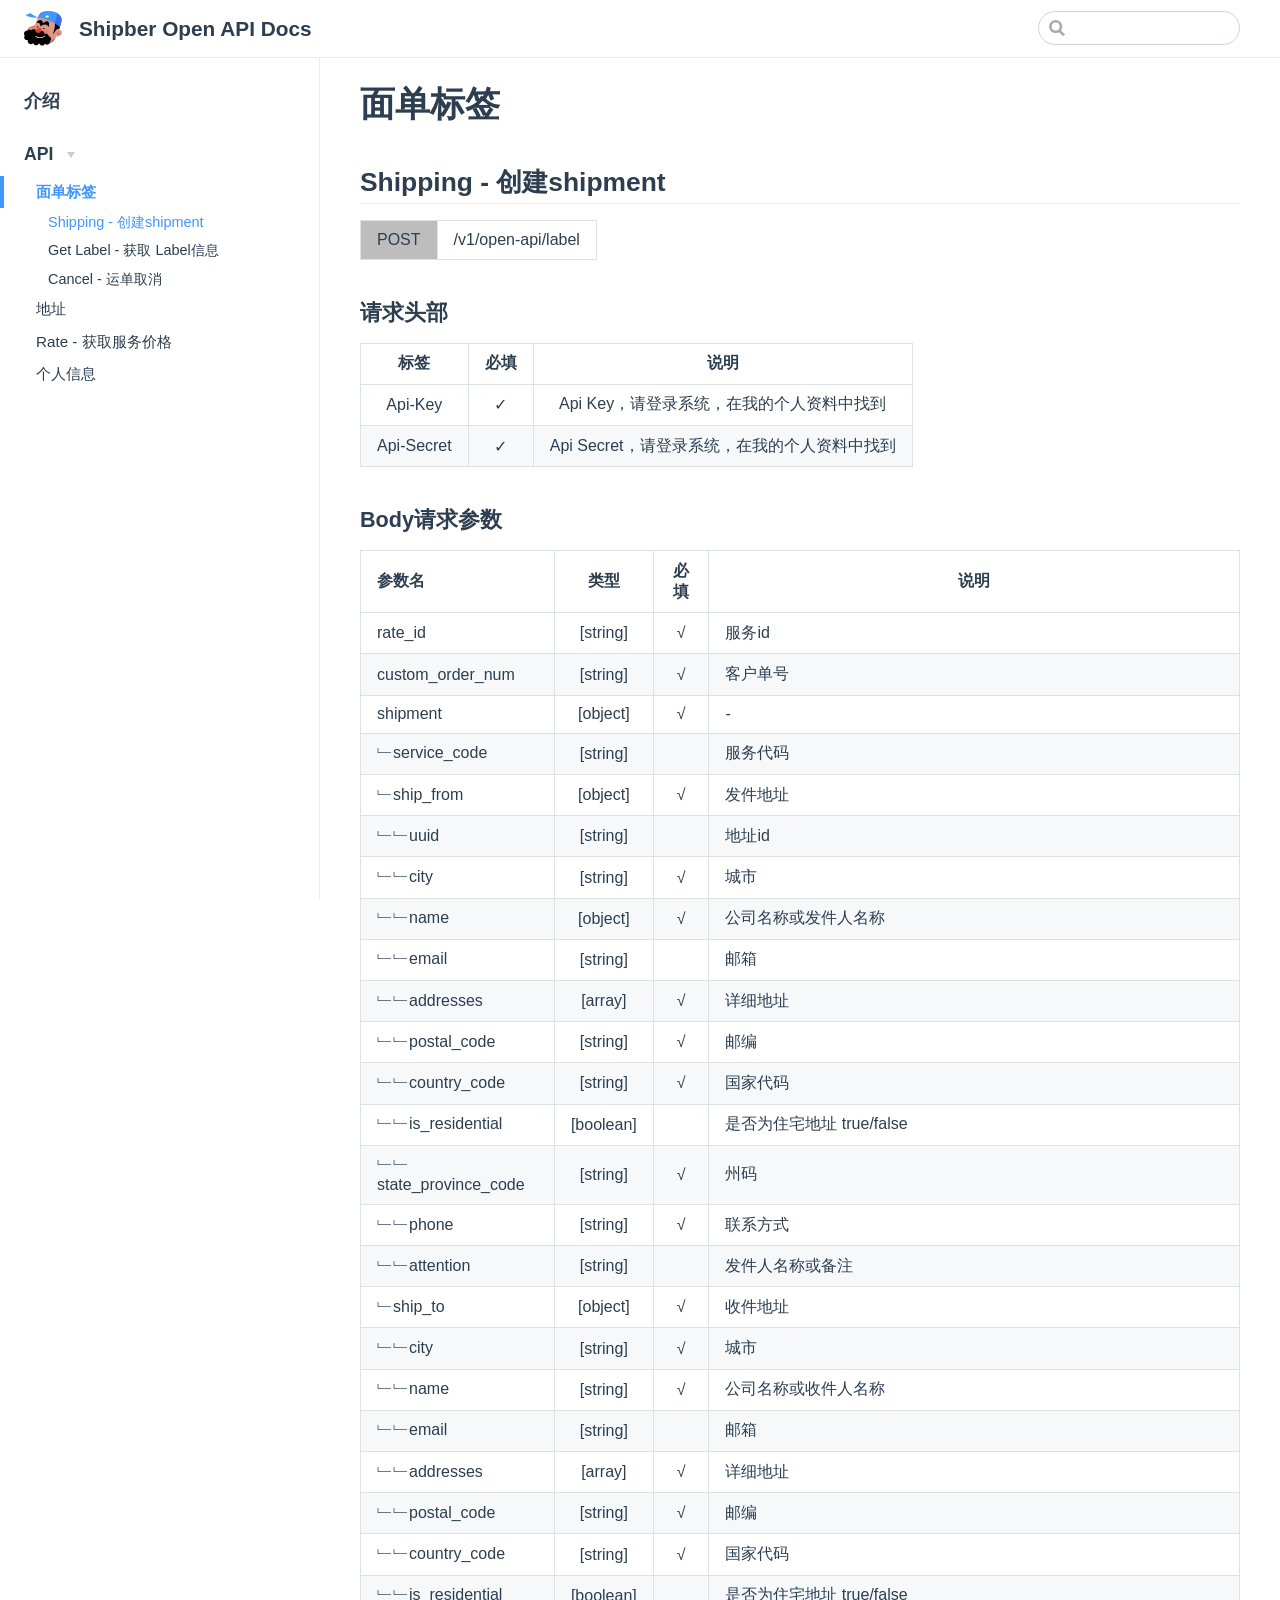
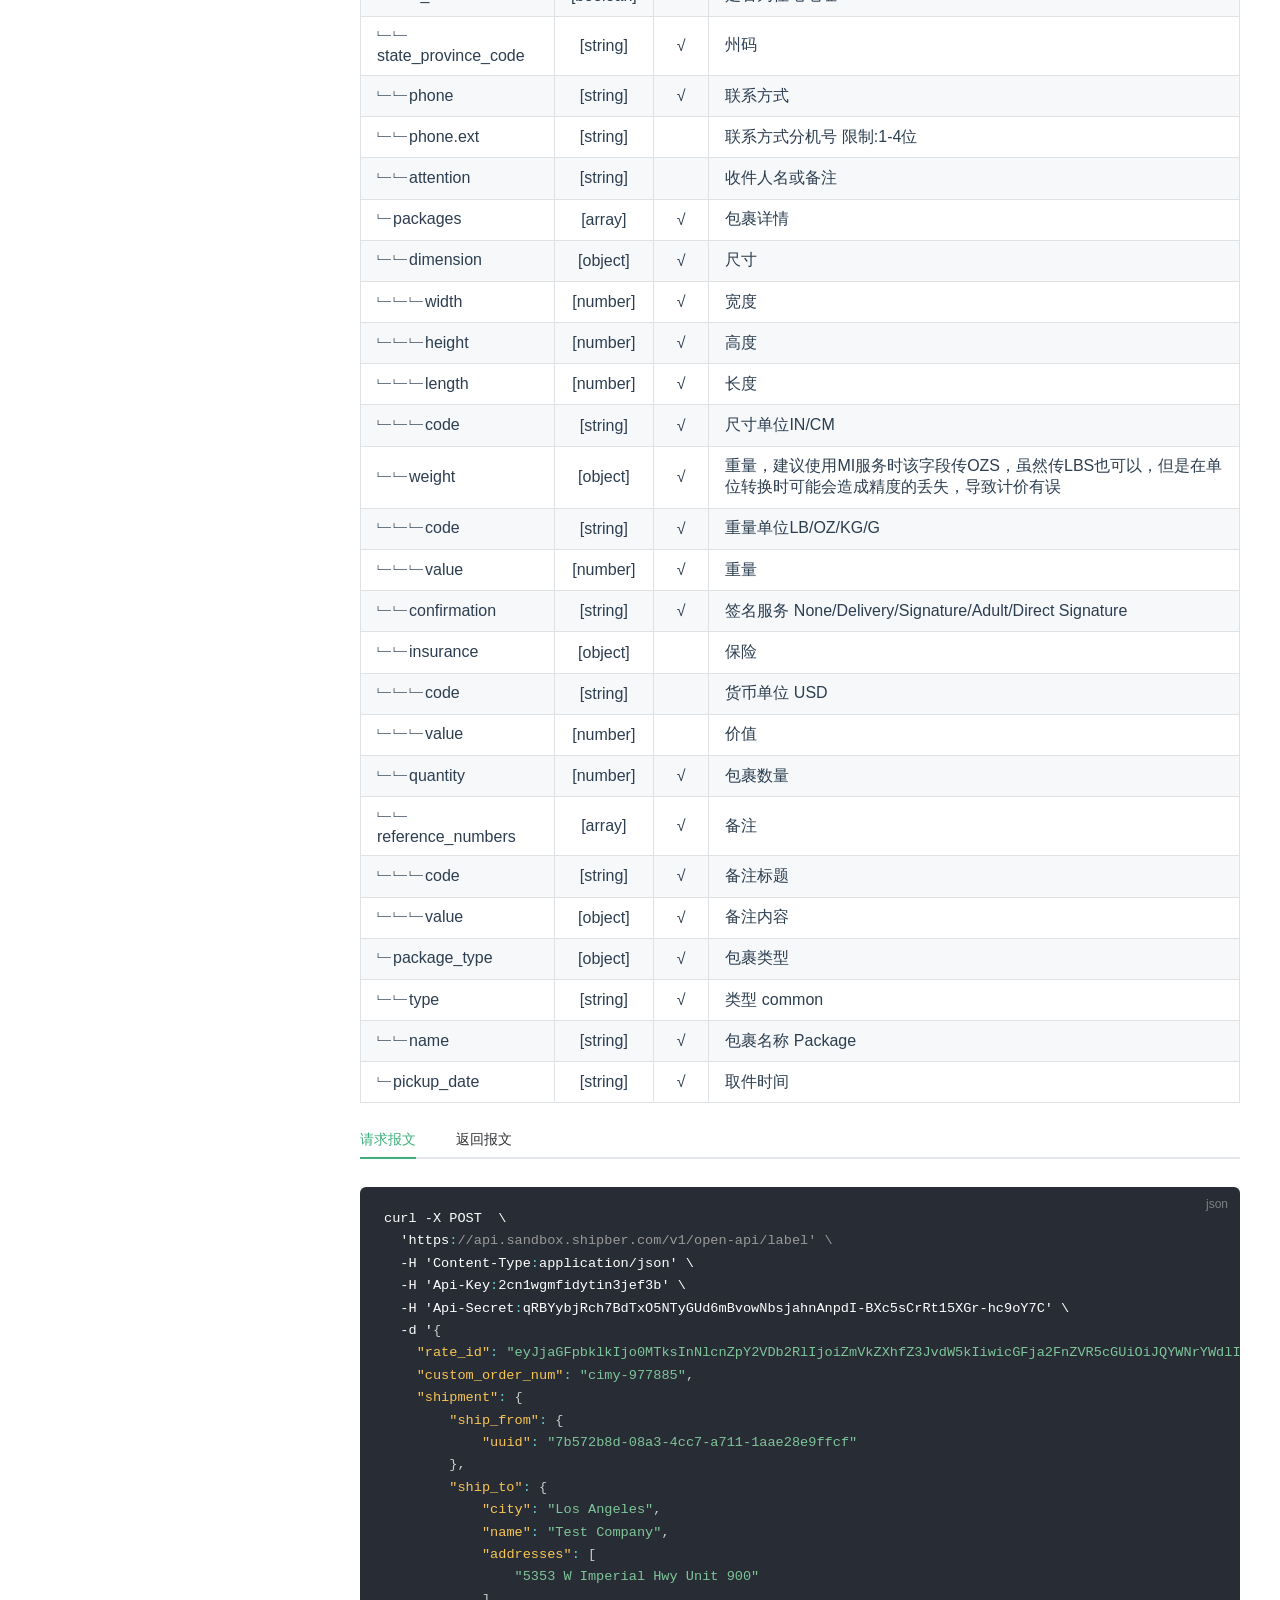
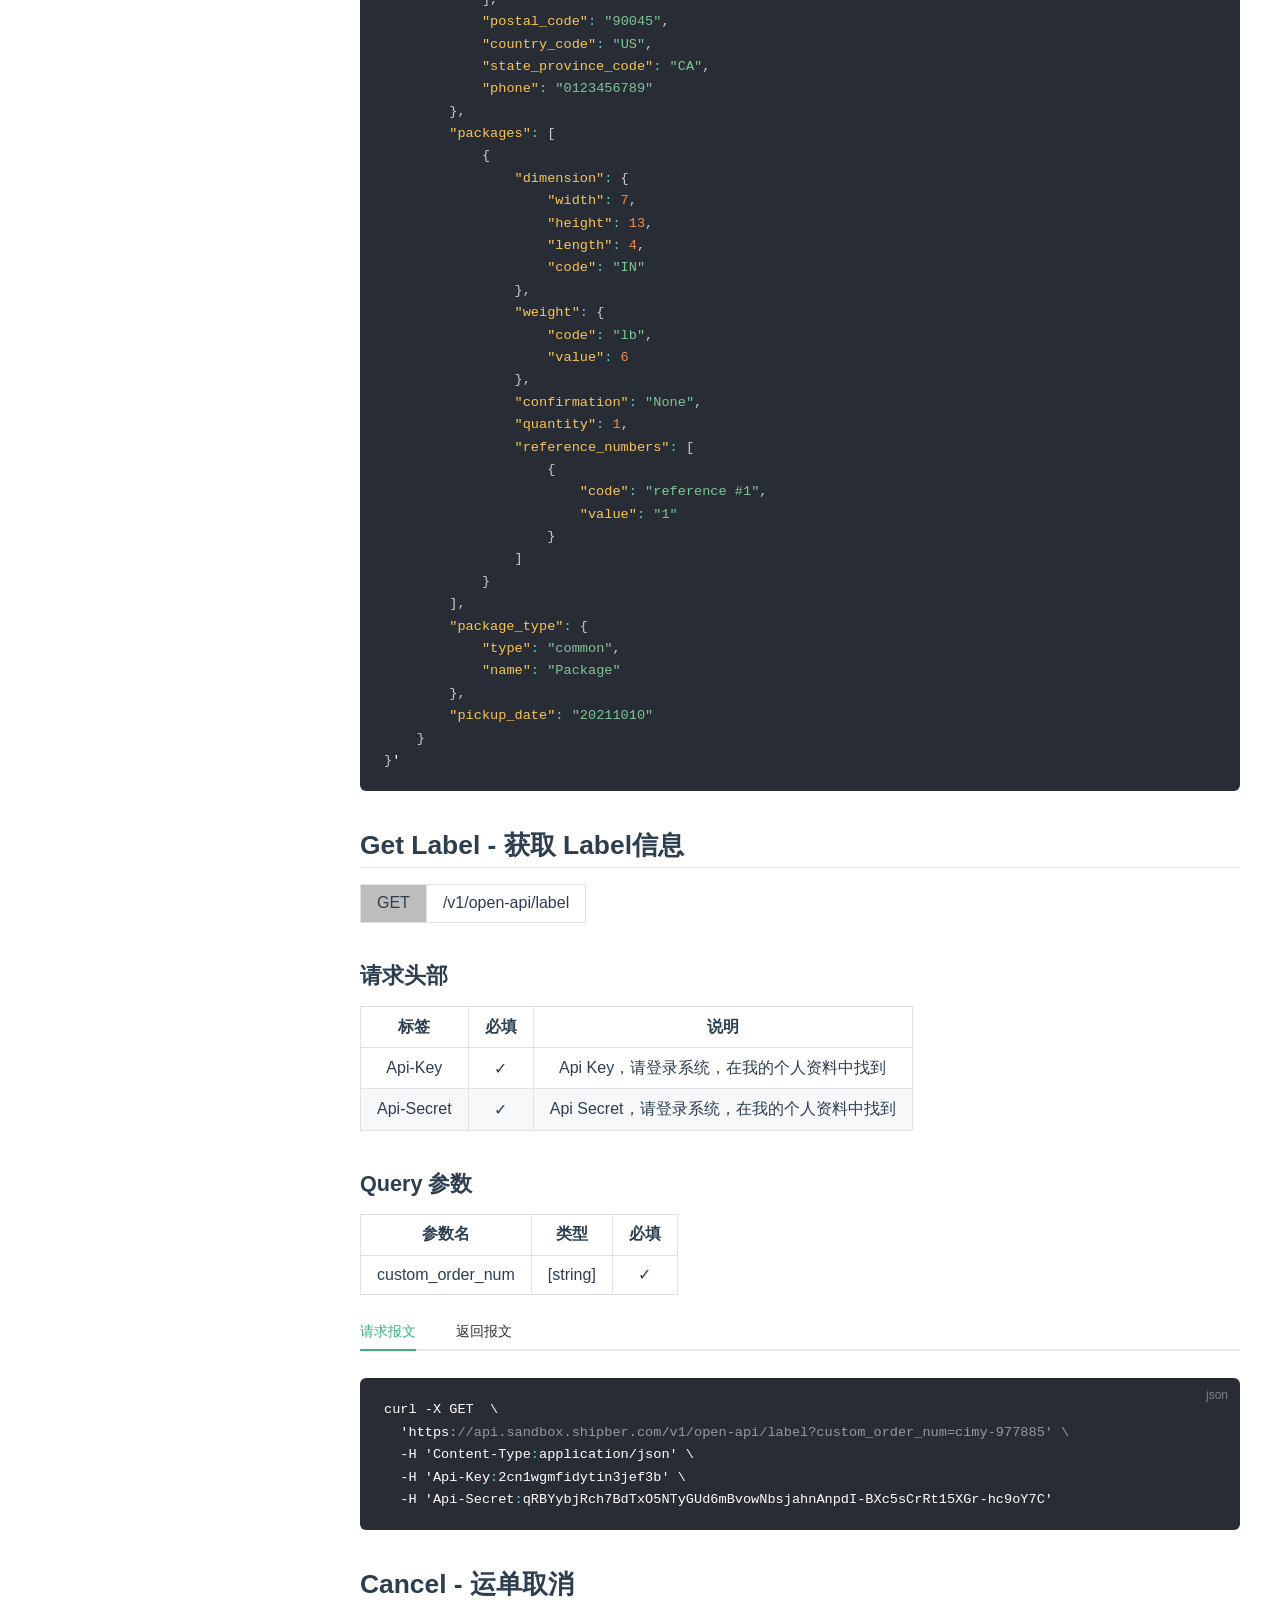
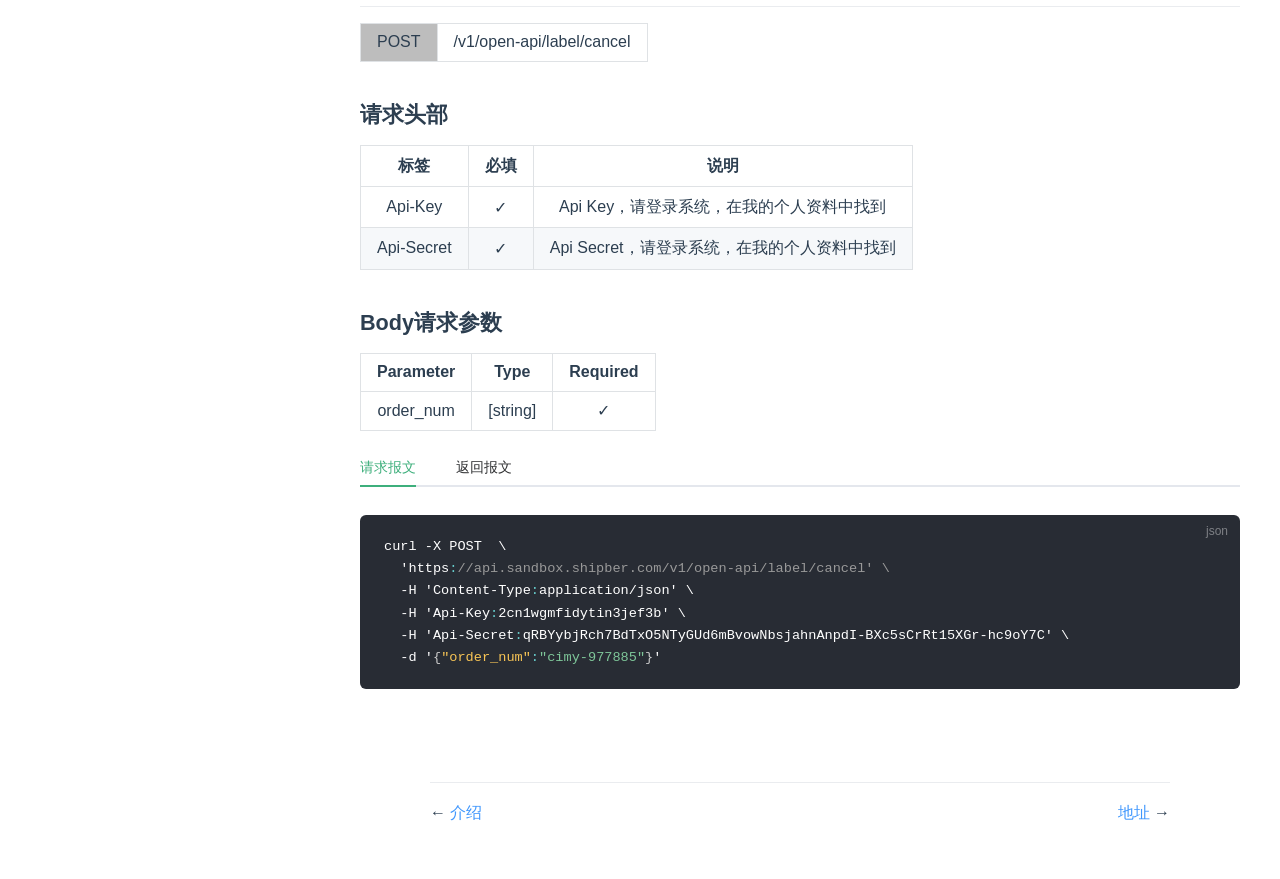
<file: sidebar/API/标签.html>
<!DOCTYPE html>
<html lang="en-US">
  <head>
    <meta charset="utf-8">
    <meta name="viewport" content="width=device-width,initial-scale=1">
    <title>面单标签 | Shipber Open API Docs</title>
    <meta name="generator" content="VuePress 1.8.2">
    <link rel="icon" href="/images/logo.svg">
    <meta name="description" content="The API is a great way to get data directly to and from Shipber, like creating shipments, updating products, and querying order, shipment and customer data.">
    
    <link rel="preload" href="/assets/css/0.styles.e5ed4e88.css" as="style"><link rel="preload" href="/assets/js/app.7565aa11.js" as="script"><link rel="preload" href="/assets/js/2.f486b162.js" as="script"><link rel="preload" href="/assets/js/12.e86d17ef.js" as="script"><link rel="prefetch" href="/assets/js/10.d6294345.js"><link rel="prefetch" href="/assets/js/11.f2e33c86.js"><link rel="prefetch" href="/assets/js/13.25b0f5c2.js"><link rel="prefetch" href="/assets/js/14.0679da0c.js"><link rel="prefetch" href="/assets/js/15.20471c1c.js"><link rel="prefetch" href="/assets/js/16.6fd1d633.js"><link rel="prefetch" href="/assets/js/17.2346816e.js"><link rel="prefetch" href="/assets/js/18.f7a8372f.js"><link rel="prefetch" href="/assets/js/19.dc53665a.js"><link rel="prefetch" href="/assets/js/3.a5911b6a.js"><link rel="prefetch" href="/assets/js/4.f1e88496.js"><link rel="prefetch" href="/assets/js/5.17948a37.js"><link rel="prefetch" href="/assets/js/6.29039c55.js"><link rel="prefetch" href="/assets/js/7.b6ce8ee0.js"><link rel="prefetch" href="/assets/js/8.91c513e8.js"><link rel="prefetch" href="/assets/js/9.ccfc6b23.js">
    <link rel="stylesheet" href="/assets/css/0.styles.e5ed4e88.css">
  </head>
  <body>
    <div id="app" data-server-rendered="true"><div class="theme-container"><header class="navbar"><div class="sidebar-button"><svg xmlns="http://www.w3.org/2000/svg" aria-hidden="true" role="img" viewBox="0 0 448 512" class="icon"><path fill="currentColor" d="M436 124H12c-6.627 0-12-5.373-12-12V80c0-6.627 5.373-12 12-12h424c6.627 0 12 5.373 12 12v32c0 6.627-5.373 12-12 12zm0 160H12c-6.627 0-12-5.373-12-12v-32c0-6.627 5.373-12 12-12h424c6.627 0 12 5.373 12 12v32c0 6.627-5.373 12-12 12zm0 160H12c-6.627 0-12-5.373-12-12v-32c0-6.627 5.373-12 12-12h424c6.627 0 12 5.373 12 12v32c0 6.627-5.373 12-12 12z"></path></svg></div> <a href="/" class="home-link router-link-active"><img src="/images/logo.svg" alt="Shipber Open API Docs" class="logo"> <span class="site-name can-hide">Shipber Open API Docs</span></a> <div class="links"><div class="search-box"><input aria-label="Search" autocomplete="off" spellcheck="false" value=""> <!----></div> <!----></div></header> <div class="sidebar-mask"></div> <aside class="sidebar"><!---->  <ul class="sidebar-links"><li><a href="/sidebar/API/" aria-current="page" class="sidebar-link">介绍</a></li><li><section class="sidebar-group collapsable depth-0"><p class="sidebar-heading open"><span>API</span> <span class="arrow down"></span></p> <ul class="sidebar-links sidebar-group-items"><li><a href="/sidebar/API/标签.html" class="active sidebar-link">面单标签</a><ul class="sidebar-sub-headers"><li class="sidebar-sub-header"><a href="/sidebar/API/标签.html#shipping-创建shipment" class="sidebar-link">Shipping - 创建shipment</a></li><li class="sidebar-sub-header"><a href="/sidebar/API/标签.html#get-label-获取-label信息" class="sidebar-link">Get Label - 获取 Label信息</a></li><li class="sidebar-sub-header"><a href="/sidebar/API/标签.html#cancel-运单取消" class="sidebar-link">Cancel - 运单取消</a></li></ul></li><li><a href="/sidebar/API/地址.html" class="sidebar-link">地址</a></li><li><a href="/sidebar/API/费率.html" class="sidebar-link">Rate - 获取服务价格</a></li><li><a href="/sidebar/API/个人信息.html" class="sidebar-link">个人信息</a></li></ul></section></li></ul> </aside> <main class="page"> <div class="theme-default-content content__default"><h1 id="面单标签"><a href="#面单标签" class="header-anchor">#</a> 面单标签</h1> <h2 id="shipping-创建shipment"><a href="#shipping-创建shipment" class="header-anchor">#</a> Shipping - 创建shipment</h2> <table><tr><td bgcolor="#bdbdbd">POST</td><td>/v1/open-api/label</td></tr></table> <h3 id="请求头部"><a href="#请求头部" class="header-anchor">#</a> 请求头部</h3> <table><thead><tr><th style="text-align:center;">标签</th> <th style="text-align:center;">必填</th> <th style="text-align:center;">说明</th></tr></thead> <tbody><tr><td style="text-align:center;">Api-Key</td> <td style="text-align:center;">✓</td> <td style="text-align:center;">Api Key，请登录系统，在我的个人资料中找到</td></tr> <tr><td style="text-align:center;">Api-Secret</td> <td style="text-align:center;">✓</td> <td style="text-align:center;">Api Secret，请登录系统，在我的个人资料中找到</td></tr></tbody></table> <h3 id="body请求参数"><a href="#body请求参数" class="header-anchor">#</a> Body请求参数</h3> <table><thead><tr><th style="text-align:left;">参数名</th> <th style="text-align:center;">类型</th> <th style="text-align:center;">必填</th> <th>说明</th></tr></thead> <tbody><tr><td style="text-align:left;">rate_id</td> <td style="text-align:center;">[string]</td> <td style="text-align:center;">√</td> <td>服务id</td></tr> <tr><td style="text-align:left;">custom_order_num</td> <td style="text-align:center;">[string]</td> <td style="text-align:center;">√</td> <td>客户单号</td></tr> <tr><td style="text-align:left;">shipment</td> <td style="text-align:center;">[object]</td> <td style="text-align:center;">√</td> <td>-</td></tr> <tr><td style="text-align:left;">﹂service_code</td> <td style="text-align:center;">[string]</td> <td style="text-align:center;"></td> <td>服务代码</td></tr> <tr><td style="text-align:left;">﹂ship_from</td> <td style="text-align:center;">[object]</td> <td style="text-align:center;">√</td> <td>发件地址</td></tr> <tr><td style="text-align:left;">﹂﹂uuid</td> <td style="text-align:center;">[string]</td> <td style="text-align:center;"></td> <td>地址id</td></tr> <tr><td style="text-align:left;">﹂﹂city</td> <td style="text-align:center;">[string]</td> <td style="text-align:center;">√</td> <td>城市</td></tr> <tr><td style="text-align:left;">﹂﹂name</td> <td style="text-align:center;">[object]</td> <td style="text-align:center;">√</td> <td>公司名称或发件人名称</td></tr> <tr><td style="text-align:left;">﹂﹂email</td> <td style="text-align:center;">[string]</td> <td style="text-align:center;"></td> <td>邮箱</td></tr> <tr><td style="text-align:left;">﹂﹂addresses</td> <td style="text-align:center;">[array]</td> <td style="text-align:center;">√</td> <td>详细地址</td></tr> <tr><td style="text-align:left;">﹂﹂postal_code</td> <td style="text-align:center;">[string]</td> <td style="text-align:center;">√</td> <td>邮编</td></tr> <tr><td style="text-align:left;">﹂﹂country_code</td> <td style="text-align:center;">[string]</td> <td style="text-align:center;">√</td> <td>国家代码</td></tr> <tr><td style="text-align:left;">﹂﹂is_residential</td> <td style="text-align:center;">[boolean]</td> <td style="text-align:center;"></td> <td>是否为住宅地址 true/false</td></tr> <tr><td style="text-align:left;">﹂﹂state_province_code</td> <td style="text-align:center;">[string]</td> <td style="text-align:center;">√</td> <td>州码</td></tr> <tr><td style="text-align:left;">﹂﹂phone</td> <td style="text-align:center;">[string]</td> <td style="text-align:center;">√</td> <td>联系方式</td></tr> <tr><td style="text-align:left;">﹂﹂attention</td> <td style="text-align:center;">[string]</td> <td style="text-align:center;"></td> <td>发件人名称或备注</td></tr> <tr><td style="text-align:left;">﹂ship_to</td> <td style="text-align:center;">[object]</td> <td style="text-align:center;">√</td> <td>收件地址</td></tr> <tr><td style="text-align:left;">﹂﹂city</td> <td style="text-align:center;">[string]</td> <td style="text-align:center;">√</td> <td>城市</td></tr> <tr><td style="text-align:left;">﹂﹂name</td> <td style="text-align:center;">[string]</td> <td style="text-align:center;">√</td> <td>公司名称或收件人名称</td></tr> <tr><td style="text-align:left;">﹂﹂email</td> <td style="text-align:center;">[string]</td> <td style="text-align:center;"></td> <td>邮箱</td></tr> <tr><td style="text-align:left;">﹂﹂addresses</td> <td style="text-align:center;">[array]</td> <td style="text-align:center;">√</td> <td>详细地址</td></tr> <tr><td style="text-align:left;">﹂﹂postal_code</td> <td style="text-align:center;">[string]</td> <td style="text-align:center;">√</td> <td>邮编</td></tr> <tr><td style="text-align:left;">﹂﹂country_code</td> <td style="text-align:center;">[string]</td> <td style="text-align:center;">√</td> <td>国家代码</td></tr> <tr><td style="text-align:left;">﹂﹂is_residential</td> <td style="text-align:center;">[boolean]</td> <td style="text-align:center;"></td> <td>是否为住宅地址 true/false</td></tr> <tr><td style="text-align:left;">﹂﹂state_province_code</td> <td style="text-align:center;">[string]</td> <td style="text-align:center;">√</td> <td>州码</td></tr> <tr><td style="text-align:left;">﹂﹂phone</td> <td style="text-align:center;">[string]</td> <td style="text-align:center;">√</td> <td>联系方式</td></tr> <tr><td style="text-align:left;">﹂﹂phone.ext</td> <td style="text-align:center;">[string]</td> <td style="text-align:center;"></td> <td>联系方式分机号 限制:1-4位</td></tr> <tr><td style="text-align:left;">﹂﹂attention</td> <td style="text-align:center;">[string]</td> <td style="text-align:center;"></td> <td>收件人名或备注</td></tr> <tr><td style="text-align:left;">﹂packages</td> <td style="text-align:center;">[array]</td> <td style="text-align:center;">√</td> <td>包裹详情</td></tr> <tr><td style="text-align:left;">﹂﹂dimension</td> <td style="text-align:center;">[object]</td> <td style="text-align:center;">√</td> <td>尺寸</td></tr> <tr><td style="text-align:left;">﹂﹂﹂width</td> <td style="text-align:center;">[number]</td> <td style="text-align:center;">√</td> <td>宽度</td></tr> <tr><td style="text-align:left;">﹂﹂﹂height</td> <td style="text-align:center;">[number]</td> <td style="text-align:center;">√</td> <td>高度</td></tr> <tr><td style="text-align:left;">﹂﹂﹂length</td> <td style="text-align:center;">[number]</td> <td style="text-align:center;">√</td> <td>长度</td></tr> <tr><td style="text-align:left;">﹂﹂﹂code</td> <td style="text-align:center;">[string]</td> <td style="text-align:center;">√</td> <td>尺寸单位IN/CM</td></tr> <tr><td style="text-align:left;">﹂﹂weight</td> <td style="text-align:center;">[object]</td> <td style="text-align:center;">√</td> <td>重量，建议使用MI服务时该字段传OZS，虽然传LBS也可以，但是在单位转换时可能会造成精度的丢失，导致计价有误</td></tr> <tr><td style="text-align:left;">﹂﹂﹂code</td> <td style="text-align:center;">[string]</td> <td style="text-align:center;">√</td> <td>重量单位LB/OZ/KG/G</td></tr> <tr><td style="text-align:left;">﹂﹂﹂value</td> <td style="text-align:center;">[number]</td> <td style="text-align:center;">√</td> <td>重量</td></tr> <tr><td style="text-align:left;">﹂﹂confirmation</td> <td style="text-align:center;">[string]</td> <td style="text-align:center;">√</td> <td>签名服务 None/Delivery/Signature/Adult/Direct Signature</td></tr> <tr><td style="text-align:left;">﹂﹂insurance</td> <td style="text-align:center;">[object]</td> <td style="text-align:center;"></td> <td>保险</td></tr> <tr><td style="text-align:left;">﹂﹂﹂code</td> <td style="text-align:center;">[string]</td> <td style="text-align:center;"></td> <td>货币单位 USD</td></tr> <tr><td style="text-align:left;">﹂﹂﹂value</td> <td style="text-align:center;">[number]</td> <td style="text-align:center;"></td> <td>价值</td></tr> <tr><td style="text-align:left;">﹂﹂quantity</td> <td style="text-align:center;">[number]</td> <td style="text-align:center;">√</td> <td>包裹数量</td></tr> <tr><td style="text-align:left;">﹂﹂reference_numbers</td> <td style="text-align:center;">[array]</td> <td style="text-align:center;">√</td> <td>备注</td></tr> <tr><td style="text-align:left;">﹂﹂﹂code</td> <td style="text-align:center;">[string]</td> <td style="text-align:center;">√</td> <td>备注标题</td></tr> <tr><td style="text-align:left;">﹂﹂﹂value</td> <td style="text-align:center;">[object]</td> <td style="text-align:center;">√</td> <td>备注内容</td></tr> <tr><td style="text-align:left;">﹂package_type</td> <td style="text-align:center;">[object]</td> <td style="text-align:center;">√</td> <td>包裹类型</td></tr> <tr><td style="text-align:left;">﹂﹂type</td> <td style="text-align:center;">[string]</td> <td style="text-align:center;">√</td> <td>类型 common</td></tr> <tr><td style="text-align:left;">﹂﹂name</td> <td style="text-align:center;">[string]</td> <td style="text-align:center;">√</td> <td>包裹名称 Package</td></tr> <tr><td style="text-align:left;">﹂pickup_date</td> <td style="text-align:center;">[string]</td> <td style="text-align:center;">√</td> <td>取件时间</td></tr></tbody></table> <div class="el-tabs el-tabs--top"><div class="el-tabs__header is-top"><div class="el-tabs__nav-wrap is-top"><div class="el-tabs__nav-scroll"><div role="tablist" class="el-tabs__nav is-top" style="transform:translateX(-0px);"><div class="el-tabs__active-bar is-top" style="width:0px;transform:translateX(0px);ms-transform:translateX(0px);webkit-transform:translateX(0px);"></div></div></div></div></div><div class="el-tabs__content"><div role="tabpanel" aria-hidden="true" id="pane-null" aria-labelledby="tab-null" class="el-tab-pane" style="display:none;"><div class="language-json extra-class"><pre class="language-json"><code>curl -X POST  \
  'https<span class="token operator">:</span><span class="token comment">//api.sandbox.shipber.com/v1/open-api/label' \</span>
  -H 'Content-Type<span class="token operator">:</span>application/json' \
  -H 'Api-Key<span class="token operator">:</span>2cn1wgmfidytin3jef3b' \
  -H 'Api-Secret<span class="token operator">:</span>qRBYybjRch7BdTxO5NTyGUd6mBvowNbsjahnAnpdI-BXc5sCrRt15XGr-hc9oY7C' \
  -d '<span class="token punctuation">{</span>
    <span class="token property">&quot;rate_id&quot;</span><span class="token operator">:</span> <span class="token string">&quot;eyJjaGFpbklkIjo0MTksInNlcnZpY2VDb2RlIjoiZmVkZXhfZ3JvdW5kIiwicGFja2FnZVR5cGUiOiJQYWNrYWdlIn0&quot;</span><span class="token punctuation">,</span>
    <span class="token property">&quot;custom_order_num&quot;</span><span class="token operator">:</span> <span class="token string">&quot;cimy-977885&quot;</span><span class="token punctuation">,</span>
    <span class="token property">&quot;shipment&quot;</span><span class="token operator">:</span> <span class="token punctuation">{</span>
        <span class="token property">&quot;ship_from&quot;</span><span class="token operator">:</span> <span class="token punctuation">{</span>
            <span class="token property">&quot;uuid&quot;</span><span class="token operator">:</span> <span class="token string">&quot;7b572b8d-08a3-4cc7-a711-1aae28e9ffcf&quot;</span>
        <span class="token punctuation">}</span><span class="token punctuation">,</span>
        <span class="token property">&quot;ship_to&quot;</span><span class="token operator">:</span> <span class="token punctuation">{</span>
            <span class="token property">&quot;city&quot;</span><span class="token operator">:</span> <span class="token string">&quot;Los Angeles&quot;</span><span class="token punctuation">,</span>
            <span class="token property">&quot;name&quot;</span><span class="token operator">:</span> <span class="token string">&quot;Test Company&quot;</span><span class="token punctuation">,</span>
            <span class="token property">&quot;addresses&quot;</span><span class="token operator">:</span> <span class="token punctuation">[</span>
                <span class="token string">&quot;5353 W Imperial Hwy Unit 900&quot;</span>
            <span class="token punctuation">]</span><span class="token punctuation">,</span>
            <span class="token property">&quot;postal_code&quot;</span><span class="token operator">:</span> <span class="token string">&quot;90045&quot;</span><span class="token punctuation">,</span>
            <span class="token property">&quot;country_code&quot;</span><span class="token operator">:</span> <span class="token string">&quot;US&quot;</span><span class="token punctuation">,</span>
            <span class="token property">&quot;state_province_code&quot;</span><span class="token operator">:</span> <span class="token string">&quot;CA&quot;</span><span class="token punctuation">,</span>
            <span class="token property">&quot;phone&quot;</span><span class="token operator">:</span> <span class="token string">&quot;0123456789&quot;</span>
        <span class="token punctuation">}</span><span class="token punctuation">,</span>
        <span class="token property">&quot;packages&quot;</span><span class="token operator">:</span> <span class="token punctuation">[</span>
            <span class="token punctuation">{</span>
                <span class="token property">&quot;dimension&quot;</span><span class="token operator">:</span> <span class="token punctuation">{</span>
                    <span class="token property">&quot;width&quot;</span><span class="token operator">:</span> <span class="token number">7</span><span class="token punctuation">,</span>
                    <span class="token property">&quot;height&quot;</span><span class="token operator">:</span> <span class="token number">13</span><span class="token punctuation">,</span>
                    <span class="token property">&quot;length&quot;</span><span class="token operator">:</span> <span class="token number">4</span><span class="token punctuation">,</span>
                    <span class="token property">&quot;code&quot;</span><span class="token operator">:</span> <span class="token string">&quot;IN&quot;</span>
                <span class="token punctuation">}</span><span class="token punctuation">,</span>
                <span class="token property">&quot;weight&quot;</span><span class="token operator">:</span> <span class="token punctuation">{</span>
                    <span class="token property">&quot;code&quot;</span><span class="token operator">:</span> <span class="token string">&quot;lb&quot;</span><span class="token punctuation">,</span>
                    <span class="token property">&quot;value&quot;</span><span class="token operator">:</span> <span class="token number">6</span>
                <span class="token punctuation">}</span><span class="token punctuation">,</span>
                <span class="token property">&quot;confirmation&quot;</span><span class="token operator">:</span> <span class="token string">&quot;None&quot;</span><span class="token punctuation">,</span>
                <span class="token property">&quot;quantity&quot;</span><span class="token operator">:</span> <span class="token number">1</span><span class="token punctuation">,</span>
                <span class="token property">&quot;reference_numbers&quot;</span><span class="token operator">:</span> <span class="token punctuation">[</span>
                    <span class="token punctuation">{</span>
                        <span class="token property">&quot;code&quot;</span><span class="token operator">:</span> <span class="token string">&quot;reference #1&quot;</span><span class="token punctuation">,</span>
                        <span class="token property">&quot;value&quot;</span><span class="token operator">:</span> <span class="token string">&quot;1&quot;</span>
                    <span class="token punctuation">}</span>
                <span class="token punctuation">]</span>
            <span class="token punctuation">}</span>
        <span class="token punctuation">]</span><span class="token punctuation">,</span>
        <span class="token property">&quot;package_type&quot;</span><span class="token operator">:</span> <span class="token punctuation">{</span>
            <span class="token property">&quot;type&quot;</span><span class="token operator">:</span> <span class="token string">&quot;common&quot;</span><span class="token punctuation">,</span>
            <span class="token property">&quot;name&quot;</span><span class="token operator">:</span> <span class="token string">&quot;Package&quot;</span>
        <span class="token punctuation">}</span><span class="token punctuation">,</span>
        <span class="token property">&quot;pickup_date&quot;</span><span class="token operator">:</span> <span class="token string">&quot;20211010&quot;</span>
    <span class="token punctuation">}</span>
<span class="token punctuation">}</span>'
</code></pre></div></div> <div role="tabpanel" aria-hidden="true" id="pane-null" aria-labelledby="tab-null" class="el-tab-pane" style="display:none;"><div class="language-json extra-class"><pre class="language-json"><code><span class="token punctuation">{</span>
    <span class="token property">&quot;data&quot;</span><span class="token operator">:</span> <span class="token punctuation">{</span>
        <span class="token property">&quot;status&quot;</span><span class="token operator">:</span> <span class="token string">&quot;Printing&quot;</span><span class="token punctuation">,</span>
        <span class="token property">&quot;order_num&quot;</span><span class="token operator">:</span> <span class="token string">&quot;ST161853120081597000&quot;</span><span class="token punctuation">,</span>
        <span class="token property">&quot;shipment&quot;</span><span class="token operator">:</span> <span class="token punctuation">{</span>
            <span class="token property">&quot;ship_from&quot;</span><span class="token operator">:</span> <span class="token punctuation">{</span>
                <span class="token property">&quot;city&quot;</span><span class="token operator">:</span> <span class="token string">&quot;Los Angeles&quot;</span><span class="token punctuation">,</span>
                <span class="token property">&quot;name&quot;</span><span class="token operator">:</span> <span class="token string">&quot;Test Company&quot;</span><span class="token punctuation">,</span>
                <span class="token property">&quot;email&quot;</span><span class="token operator">:</span> <span class="token string">&quot;123456@gmail.com&quot;</span><span class="token punctuation">,</span>
                <span class="token property">&quot;addresses&quot;</span><span class="token operator">:</span> <span class="token punctuation">[</span><span class="token string">&quot;5353 W Imperial Hwy Unit 900&quot;</span><span class="token punctuation">]</span><span class="token punctuation">,</span>
                <span class="token property">&quot;postal_code&quot;</span><span class="token operator">:</span> <span class="token string">&quot;90045&quot;</span><span class="token punctuation">,</span>
                <span class="token property">&quot;country_code&quot;</span><span class="token operator">:</span> <span class="token string">&quot;US&quot;</span><span class="token punctuation">,</span>
                <span class="token property">&quot;is_residential&quot;</span><span class="token operator">:</span> <span class="token boolean">true</span><span class="token punctuation">,</span>
                <span class="token property">&quot;state_province_code&quot;</span><span class="token operator">:</span> <span class="token string">&quot;CA&quot;</span><span class="token punctuation">,</span>
                <span class="token property">&quot;attention&quot;</span><span class="token operator">:</span> <span class="token string">&quot;&quot;</span><span class="token punctuation">,</span>
                <span class="token property">&quot;phone&quot;</span><span class="token operator">:</span> <span class="token string">&quot;0123456789&quot;</span>
            <span class="token punctuation">}</span><span class="token punctuation">,</span>
            <span class="token property">&quot;ship_to&quot;</span><span class="token operator">:</span> <span class="token punctuation">{</span>
                <span class="token property">&quot;country_code&quot;</span><span class="token operator">:</span> <span class="token string">&quot;US&quot;</span><span class="token punctuation">,</span>
                <span class="token property">&quot;phone&quot;</span><span class="token operator">:</span> <span class="token string">&quot;8888888888&quot;</span><span class="token punctuation">,</span>
                <span class="token property">&quot;name&quot;</span><span class="token operator">:</span> <span class="token string">&quot;Test Company&quot;</span><span class="token punctuation">,</span>
                <span class="token property">&quot;addresses&quot;</span><span class="token operator">:</span> <span class="token punctuation">[</span><span class="token string">&quot;3326 HEMLOCK WAY&quot;</span><span class="token punctuation">]</span><span class="token punctuation">,</span>
                <span class="token property">&quot;city&quot;</span><span class="token operator">:</span> <span class="token string">&quot;WINNABOW &quot;</span><span class="token punctuation">,</span>
                <span class="token property">&quot;state_province_code&quot;</span><span class="token operator">:</span> <span class="token string">&quot;NC&quot;</span><span class="token punctuation">,</span>
                <span class="token property">&quot;postal_code&quot;</span><span class="token operator">:</span> <span class="token string">&quot;28479&quot;</span><span class="token punctuation">,</span>
                <span class="token property">&quot;attention&quot;</span><span class="token operator">:</span> <span class="token string">&quot;&quot;</span>
            <span class="token punctuation">}</span><span class="token punctuation">,</span>
            <span class="token property">&quot;packages&quot;</span><span class="token operator">:</span> <span class="token punctuation">[</span><span class="token punctuation">{</span>
                <span class="token property">&quot;dimension&quot;</span><span class="token operator">:</span> <span class="token punctuation">{</span>
                    <span class="token property">&quot;width&quot;</span><span class="token operator">:</span> <span class="token number">7</span><span class="token punctuation">,</span>
                    <span class="token property">&quot;height&quot;</span><span class="token operator">:</span> <span class="token number">13</span><span class="token punctuation">,</span>
                    <span class="token property">&quot;length&quot;</span><span class="token operator">:</span> <span class="token number">4</span><span class="token punctuation">,</span>
                    <span class="token property">&quot;code&quot;</span><span class="token operator">:</span> <span class="token string">&quot;IN&quot;</span>
                <span class="token punctuation">}</span><span class="token punctuation">,</span>
                <span class="token property">&quot;weight&quot;</span><span class="token operator">:</span> <span class="token punctuation">{</span>
                    <span class="token property">&quot;code&quot;</span><span class="token operator">:</span> <span class="token string">&quot;LBS&quot;</span><span class="token punctuation">,</span>
                    <span class="token property">&quot;value&quot;</span><span class="token operator">:</span> <span class="token number">6</span>
                <span class="token punctuation">}</span><span class="token punctuation">,</span>
                <span class="token property">&quot;confirmation&quot;</span><span class="token operator">:</span> <span class="token string">&quot;Delivery&quot;</span><span class="token punctuation">,</span>
                <span class="token property">&quot;insurance&quot;</span><span class="token operator">:</span> <span class="token punctuation">{</span>
                    <span class="token property">&quot;code&quot;</span><span class="token operator">:</span> <span class="token string">&quot;USD&quot;</span><span class="token punctuation">,</span>
                    <span class="token property">&quot;value&quot;</span><span class="token operator">:</span> <span class="token number">20</span>
                <span class="token punctuation">}</span><span class="token punctuation">,</span>
                <span class="token property">&quot;quantity&quot;</span><span class="token operator">:</span> <span class="token number">1</span>
            <span class="token punctuation">}</span><span class="token punctuation">]</span><span class="token punctuation">,</span>
            <span class="token property">&quot;package_type&quot;</span><span class="token operator">:</span> <span class="token punctuation">{</span>
                <span class="token property">&quot;type&quot;</span><span class="token operator">:</span> <span class="token string">&quot;common&quot;</span><span class="token punctuation">,</span>
                <span class="token property">&quot;name&quot;</span><span class="token operator">:</span> <span class="token string">&quot;Package&quot;</span>
            <span class="token punctuation">}</span><span class="token punctuation">,</span>
            <span class="token property">&quot;pickup_date&quot;</span><span class="token operator">:</span> <span class="token string">&quot;20210416&quot;</span><span class="token punctuation">,</span>
            <span class="token property">&quot;service_code&quot;</span><span class="token operator">:</span> <span class="token string">&quot;fedex_ground&quot;</span>
        <span class="token punctuation">}</span><span class="token punctuation">,</span>
        <span class="token property">&quot;created_at&quot;</span><span class="token operator">:</span> <span class="token string">&quot;2021-04-16T04:30:28.632Z&quot;</span><span class="token punctuation">,</span>
        <span class="token property">&quot;custom_order_num&quot;</span><span class="token operator">:</span> <span class="token string">&quot;cimy-15913&quot;</span>
    <span class="token punctuation">}</span>
<span class="token punctuation">}</span>
</code></pre></div></div></div></div> <h2 id="get-label-获取-label信息"><a href="#get-label-获取-label信息" class="header-anchor">#</a> Get Label - 获取 Label信息</h2> <table><tr><td bgcolor="#bdbdbd">GET</td><td>/v1/open-api/label</td></tr></table> <h3 id="请求头部-2"><a href="#请求头部-2" class="header-anchor">#</a> 请求头部</h3> <table><thead><tr><th style="text-align:center;">标签</th> <th style="text-align:center;">必填</th> <th style="text-align:center;">说明</th></tr></thead> <tbody><tr><td style="text-align:center;">Api-Key</td> <td style="text-align:center;">✓</td> <td style="text-align:center;">Api Key，请登录系统，在我的个人资料中找到</td></tr> <tr><td style="text-align:center;">Api-Secret</td> <td style="text-align:center;">✓</td> <td style="text-align:center;">Api Secret，请登录系统，在我的个人资料中找到</td></tr></tbody></table> <h3 id="query-参数"><a href="#query-参数" class="header-anchor">#</a> Query 参数</h3> <table><thead><tr><th style="text-align:center;">参数名</th> <th style="text-align:center;">类型</th> <th style="text-align:center;">必填</th></tr></thead> <tbody><tr><td style="text-align:center;">custom_order_num</td> <td style="text-align:center;">[string]</td> <td style="text-align:center;">✓</td></tr></tbody></table> <div class="el-tabs el-tabs--top"><div class="el-tabs__header is-top"><div class="el-tabs__nav-wrap is-top"><div class="el-tabs__nav-scroll"><div role="tablist" class="el-tabs__nav is-top" style="transform:translateX(-0px);"><div class="el-tabs__active-bar is-top" style="width:0px;transform:translateX(0px);ms-transform:translateX(0px);webkit-transform:translateX(0px);"></div></div></div></div></div><div class="el-tabs__content"><div role="tabpanel" aria-hidden="true" id="pane-null" aria-labelledby="tab-null" class="el-tab-pane" style="display:none;"><div class="language-json extra-class"><pre class="language-json"><code>curl -X GET  \
  'https<span class="token operator">:</span><span class="token comment">//api.sandbox.shipber.com/v1/open-api/label?custom_order_num=cimy-977885' \</span>
  -H 'Content-Type<span class="token operator">:</span>application/json' \
  -H 'Api-Key<span class="token operator">:</span>2cn1wgmfidytin3jef3b' \
  -H 'Api-Secret<span class="token operator">:</span>qRBYybjRch7BdTxO5NTyGUd6mBvowNbsjahnAnpdI-BXc5sCrRt15XGr-hc9oY7C'
</code></pre></div></div> <div role="tabpanel" aria-hidden="true" id="pane-null" aria-labelledby="tab-null" class="el-tab-pane" style="display:none;"><div class="language-json extra-class"><pre class="language-json"><code><span class="token punctuation">{</span>
    <span class="token property">&quot;data&quot;</span><span class="token operator">:</span> <span class="token punctuation">{</span>
        <span class="token property">&quot;order_num&quot;</span><span class="token operator">:</span> <span class="token string">&quot;ST1618444800208768&quot;</span><span class="token punctuation">,</span>
        <span class="token property">&quot;create_at&quot;</span><span class="token operator">:</span> <span class="token string">&quot;2021-04-15T08:47:08.045Z&quot;</span><span class="token punctuation">,</span>
        <span class="token property">&quot;custom_order_num&quot;</span><span class="token operator">:</span> <span class="token string">&quot;FBAguang-April12992&quot;</span><span class="token punctuation">,</span>
        <span class="token property">&quot;status&quot;</span><span class="token operator">:</span> <span class="token string">&quot;Printed&quot;</span><span class="token punctuation">,</span>
        <span class="token property">&quot;shipment&quot;</span><span class="token operator">:</span> <span class="token punctuation">{</span>
            <span class="token property">&quot;packages&quot;</span><span class="token operator">:</span> <span class="token punctuation">[</span><span class="token punctuation">{</span>
                <span class="token property">&quot;identifier&quot;</span><span class="token operator">:</span> <span class="token punctuation">{</span>
                    <span class="token property">&quot;tracking_id_type&quot;</span><span class="token operator">:</span> <span class="token string">&quot;FEDEX&quot;</span><span class="token punctuation">,</span>
                    <span class="token property">&quot;identification_number&quot;</span><span class="token operator">:</span> <span class="token string">&quot;&quot;</span><span class="token punctuation">,</span>
                    <span class="token property">&quot;tracking_number&quot;</span><span class="token operator">:</span> <span class="token string">&quot;786002536837&quot;</span><span class="token punctuation">,</span>
                    <span class="token property">&quot;master_tracking_id_type&quot;</span><span class="token operator">:</span> <span class="token string">&quot;FEDEX&quot;</span><span class="token punctuation">,</span>
                    <span class="token property">&quot;master_tracking_number&quot;</span><span class="token operator">:</span> <span class="token string">&quot;786002536837&quot;</span>
                <span class="token punctuation">}</span><span class="token punctuation">,</span>
                <span class="token property">&quot;label_data&quot;</span><span class="token operator">:</span> <span class="token string">&quot;[base64]/u/aZ2Id5/HoWmwFrMAkE2pM39M0EChaq3iBzC27P39LSIiIiIiIiIiIiIin87X/+PdKkRERET+Dp6vRERERPbi+UpERERkL56vRERERPbi+UpERERkL56vRERERPbi+UpERERkL56vRGQjXzU5AOYMs3ntujUREY5fHhHZyPT5Kp+dQqTnKxF5IH555hibBveLi8ScbjH3KBE5ffIPA/jBaRyEJ7S2E3krrbt8uCSv5U8FL109q62HEKbKMXMuZC8T3Q43t4ofL+BT13o+4QP5Xxh5XHmtwxG+MGg41UnuAvclsgh5T6un9PDhP40M7+/Eqy1PINzicDdPn4HDtEQJLH34ALcewiz11EtVa0KJrNNt9XjXqqlxfLzga3+OHAZ//[base64]/mqsgCzHYpc7CpZ66skt3H6SQk7FM9zuH2Qbded5fm0Dg/f4AFoJW9pC9XXM/PgbLP7cskuuvd0YhZu93xwHH950kieOS9BwAt5CRcMO5CnfJXkNsZ34XAvyDHfZ5+mw+2j2nTcTX4X1X0MAVXkRPLTtZWY/PhxYafxlYaXPoS2+EbcQ7fP+abn8fHidPlpzvGXMM/i03X6vueKXDDsAMwmcjVfBSEg5MlVXq6r19Dd5BdBDgPVDSU3eu6wUT2uh8/huCQ/6t34w6mwds6yrDPR5/xsh4dkvPi5tqpFxl+eJZInSz0lCPiZn4jM3YB2qqI5XmQ7p+8R/NrnPC8fli/PV38F8njkPaiVnKz6/rFfhIWHv3x5Sk8faRIfvP8kGPSNuIfpPh/esipyvKiehGptGD98XyZGWpDlUGTuxji72C6RSzn9pISHnOf5OXt4XQXIwyFPQnVDyTNz+CmGj8dLZP7lnLzTeOL9UNjXsOMEqbKFxT6/3MQcM1608oe6I6d5Fp8ushyKPH0lYen85p6qFdnC3C4zsZUc7ib/rsN2I09mvFlkJI9/D88MXBWCuapqbXiMQ0I4+DLydQTxKyus9/nn4wEDWg/[base64]/3oZGWN+/tKd5eGQo8LEI9SqOFF6nFo/86wYz8+8r8A9dL824TaFp6666JbLAlphiw9YTji+aCHJ6bs/vfY0ich29m5nP8fh5jJG5r1GHsXpGan7/Jze7tOEL6Vh9cO1XMlpH7jOCSWyhYlWV9+68NRVF61avOI4Wz2oVX7yImS1XCR3AS0cmg0lRESew+GnPn/i+MLx+0w+0aelV2Tz+FPv1dqWDNmF3RYRkecQjhbrJ5yXmO6x5wrZPJ7Yz2vd7u/EhouIyHO4c1dyB5Tr8OkSEZFHcc/G5PYnl+IDJiIij8LzlfwBfMBe4H/OvuVP20VEZOTqr6hfabma6Wes+1N2XzWH2eDIRK0s+9Tgz7DDuodT2UhQHgSLiIjIM5nbxKtD0ThIYuZGyJJq8JC5hOFINne+4sEiIiLyTPaer3adpg7zw99cIpLIQh7GT5untRaPiCIiIvIEPF+th3m+EhERkZ9MnK+qc87GP4nL56uW4L1/jOj5SkRERE55yPnquzg+5cHpWlXY6Q+W33++mvsNRhEREXkjnq/+hZGfTr/hfDVyKl5EREQeRXcHD3/c9q7zVT6NrP/BHwzz969ERETkPybOV9VvsFx0vhpPL93zybokEnbR+SrHi4iIyAO54fevFk8pnq88X4mIiPwuWuer0xPUFaeUw/HFsxxZyLN5vhIREZGfeL6a03n4y2mRrYoiIiLycPaer8aY1oGhNT4WOvTSckf+FPLlR84Of1psnIKSVvSLiIjIQ+Dnqxw2HjMmDhgT4xO18vHmMFt1ljtMnvWMssdTGUkiIiIij8VNXERERGQvnq9ERERE9uL5SkR2cfhn3/f/Ybd/wi4ib+e3fILCT0adfsYPDeb4bq0sY6LW28nCJuw81qls5PBF2HjfT5NcVFdEpMvc94d8u/IO26r7Vf+0OUlyqCQk/PrfUxOpladCwmrqZ9pT/YeOxiaf6v8ppkoecq44lb/H9ht9mvDww+LzJiJvYeLjEzbfl8HTSFI95K9mc4lWwi3nK5hw1/mqa+HFe7fhE61zv/sE3nW+Ohz0kRORm+l+efLm+zLSOtjMVTz93rZkTNeqpqZrhchs6jTtygGy2wHuVP4eN5+vwjnK85WI3M/bz1dh/FQGOVzB/KcngS2/eQVr5UjPV/IrgMehcCJ6eTjJkpa2wxKHszA+F2rVWnEnIk+g+1HqhlXXh/FdJV8D07K/zk4CoVaemqj1cv0Sebi81cOcOSw5DeCr3Cz+PPmVDG/u4ezpmx7Kwerj+GHp0/hQKK99mZ2wJiLPofXm8s/X6fVE2jEefoVO838V542fg6FWngoJs9TD69PBKvNYaAw7vUE/WzG6rhbO3RT57YRvy+FJ43BVmOLlxrDD6odP9akeaGRlLbQmIo+i9ebCyGrbDR9bKOD77PRyaCfnzwn/DYZaramQ8Bu07nRwNHUIadTXD6pVc62rBuUvUT2E5ODRSkhmSfUsjEg9FQ/XvsxCayLyKFpvLvx8VSPhywMFkODTY0OY7Z4ETqdWTh2nRynS2NbUafCcHc9Xn0k+X40cBpCEZDaE/Xy8TyvyM1JlFq4NqkTkV9B6efnnq/qkTKdtCeCrxk9cq+jpVEiYa1XCqi9wJSMUmmjUnJ1uV+VvUH1bDj8R4VhymvB0Fh5swlQ31aGLibWnrkXksbRe3vD5CjE/PymttLvCeN3uSeB0avrUMX57g+DTzhxmC+MTmqedyl+l+rZ0vznhTDJGnla87Xy1MptVicivoPvytk4FLwErH1u+R6+cmrafH+4/X536CmeqtziVvwo/X4WDRz6TkIoh4cvI6ZnnVM+u2Z8jvikiv5Tu+9s6FbwETO+zOS2XR4pWx4+QJOc/Pc/wqbefr4KGCTvyt8nnq5eTRnXwyGeSnJmM/PwlP/N0lZ8GhxFfFpFfysT7y7fRl/GwNfNyYTZ8z1sJwwezqnX6XZ2Yyi545OkN+qmBZCDGuVP5q4Qb/TUQZg/Hc9GQPFSvlFQjudbh7EStYFZEnszc+1t9T+CS8N2DC6vvWFV6V8J7pqo+EHfdtD+n3tUE+ZPke52fh9On6LRujqxekK+jb0U18u8aqq2u+YiI/CJ8hUVEJrj64+nHWeRX4yssIjKB5ysRCfgKi4hMcN3Hk/wxqIg8HN9iEZEJrj5fXZFZRG7DF/k/1pvwVXCdvO1VRLZw+hbAqe7al5hqIQkO4zfDZYTIual1ttTtKsxPyMqsSIvWg0Q+fadpf061wqrqp6qgtdZ4ngoxcwlP85zqnzAoMkd+Ja+bfQmrVJHgMH4zXEa3Id38E2yp+xKZV93wdIlAWk/R6afp68duTl4rHrai6pQcX317SdotCQ+/A920lUe/IbKd0/f65bF8+YZMrw1J/[base64]/zVFAVbgQpl/vDZ0UmaD1C4U05vVgMy29fS+1hAGkC7xUPW0yYvzbfZx3mUkUgh5vj+Jgdjq+sPYwZf3lYImcYy1Uj0MVpcGWkOzsKrqg6Fnp4qKHqYZ7KHYMeD2d39VZkgtYjFN6U04stYXOqyELSBNirVj9hMPFyGJM7TDKLLDK3/y6u/blHh/MAyU923l37eGuX/+kReslTo+XDJoR+LtY9neU3vfrlnAaRCVqPUHhTTi+2hM2pIrOkCbBXrX7C4Om6VQ9hb0XWIXvipbPVeWBu+ekImR0ha6sMp92AU6PlXT2EdU9nc7nvor3dKrCWSKb1CIU3pbr4dz2OzIVNqKpmw5sYsp22C/aTJ1yJqaq0qousML0F75p9CavG4fLTETJbfXlOa70syWuD4Kw8XJw2Z6Xu6Wwu9zOG9KfVeZEurUfoMPLlER0j/z3nY56JsAlVhFaJ/D2ZKEe+GKfxeXCcHRsucgXTW/Cu2cWzAdl5V/bxGzLDqdHyrh7CuqezudyuKnO1RF5oPUKHkS8vXTW4K2xCFaFVIn9PJsqdriLxeXCcHRsuss7eE8LKDrjrbEDq3uOxOxsE5wzh4mVhaGCIeRnnvuAt+zmSZ6EGkQlaj9Dha3L4y/CQr4d1VRHyO8vjSelWwmo2t24cr4r6AZG95K3zcDb/Eq6tlHzH/3MBl5/[base64]/Epsg0viMiIhv5kI/qh9gUmcZ3RERkI3/+o+qfoIkQfE1ERDby5z+qf96gyBZ8U0RERET24vlKREREZC+er0RERET24vlKREREZC+er0RERET24vlKREREZC+er0RERET24vlKREREZC+er0RERET24vlKREREZC+er0RERET24vlKREREZC+er0RERET24vlKRDZy8yfl6/+4ueLV+XOVluuccGU2iPkaIFJF/hI++SKyEc9Xi5nJsYS7zglXZrMYz1ciPvkispE7Pyn/ar2l6BVpD08plQCi5GdMzt+dfZFNlIt8FL4FIrIRz1cb0+ajy6mSvQeqrNDzlcgLvgUishHPV9M5w28QHY68/XxVKXFbEfluvghfAy+zLxeHGbraqpe6ElOVePluVMlJ/jAr8uGQ1yG/OPyd+hdWfSVyrZ/jVYaQeaOd1jckaD5NO37K5mazkrH50JrIX6L7XoeRny8mzwAjDwtVC6uvXLV8/DhwYWSJyOcAN/18esknlsNCh78M2bqzvNCEneyUuz5N+3NkZTYH596KfAitJ/8w8ms4t+T3fWOhsHaMyctfPg5dbaerRD4EsuO/7Mt5m4aFqi1+4pffR4cHInLaDv8Or7ToUO2W2VbzRT6E1mN/GPnzJQphp1MThcLaMeZ0eSs/Hxf5KPbu+LzQ6cHjiqPFLjvTkaTb1TlnY4tO9bfurMjfoPtBC4PkfMK/Ieuz48chLyf6yXKRT4bs+GHk6wetQqc7fvfwMNKN5Hb4d/jU5mH8qZHK2uFsXkhki3wCrcd+jHx5H6uwkGEi8vRFPgw7lUf0k+Uin0z+pJCtmZxJDo8NWw4PIXk3smvndOrUde7VRBMOZ4MM4kLkQ2g99vlt+gLnk9YrVmnL7/WhJCLvC39dF32J/GHyJyXs2q1Up/t7LtSdnYucsEPKBdctDdMtCjKyQShS5G/QfTfD8vGCZJhQmJP8nD28Dl8AmH/64yby58lvRGtP7+7XWw4PrdlddogjGJOncjZuravT76R8IK3H/jDy5/sYwk6neOmcpPqenMoj+g9n/W6I/IOcIl428YkDyelJgxweVn651864NoyQVhA9h174bNBwWlfkE2g9+YeRP1+iEHY6xavnJOMnAi6fy//t10PkB18FISAsDyXyVD4tVDqJyO12WpLmGlIJaIkP+lfWivxVWk/+YeQXPsDkqYlCcO3X/31vc/Lp/KdLRD6Hw0NC2HxDhlwiT1VFq0Jc5HY7VarTumTqVAAUn/UfBsC1In+V1sNfvYDVBcwwXQiu/ff9JMkn8pNVIvJkPAaIyF4Wz1eHx5L189UYuXj++Wkzu5jLf7pKRJ7Dy3fP32YRke10z1f5t6+rMDKVy2UZ+fh0Ku/UJsmfp0Q+hPBSn77Ltwg8qHtzdRH5BPywiMhG+Pkq/x+Ze3R6uBKRi/DbIiIbgeerw4ONnyMR+TP4QRORjbTOV63lIiK/CL9mIrIRz1ciIt9+zURkK4vnKxGRv4FfORHZyNzPt9+lTkTkJvy4ichG+Pnq++ivEN6iUUTkcvymichGWuern+MesUTkL+EHTUQ2MnG+egnwiyQifwC/ZiKykZXzFYwREXk+fs1EZCOLf3/QL5KI/A38monIRqo/43sZ93wlIn8bv2YispdwvuqOiIj8UvygichevmpI2Ltki4hsxA+aiFwBPDV5shKRP4mfNREREZG9eL4SkZ+EP90TERER+V28+2D1//PuNoiIiIhs490HKxEREREREREREREREREREREREZlh7ifE/PkxERERkYru+cqf0hcRERFpkQ9L+cR1vToRERGR30c4KZE/LrxYnYiIiMjv4/R8NbFQRERE5JOZ/h0qfwtLRERE5JB8vppbKyIiIvLJeL4SERER2YvnKxEREZG9eL4SERER2YvnKxEREZG9eL4SERER2cv0+cp/n0FERETkEP99UREREZG9nJ6v5v71UREREZGPZeIfafdwJSIiIhLgP2f1wm0KRURERH4X/O8JergSEREREREREREREREREREREREREREREREREREREREREREREREREREREREREREREREREZG3UP2XCu/8b+t08/vf/REREZEn8/bzVSv/u06AIiIiIpz3nq9a+d94CBQRERGZ5uazCi9XnaM8X4mIiMjDef75Kkx5xBIREZEHAg8q8A/mQlj3D/[base64]/[base64]/mfVAgyIiIn8bt78/xkNONQ+RISIiciduf3+VJ9xZf/NKREQ+Cne9P88TbrHnKxER+QR+bnZueX+bNx5svgbu1yAiInI1h9ucu97fxvOViIjIdVS7m7ve3+Yh56v7q4uIiNyDv38lIiIichH+/JWIiIjIRfjHNyIiIiIX4UFLRERE5CI8YomIiIis45lKREREZC+er0RERES6jP/SY+DdYkVERER+DdXxyTOViIiIyAr+E6MiIiIiV/DzTOX5SkRERGQL/hPuIiIiIlfgz7SLiIiIzDEeovxZdxEREZEVPF+JiIiI7MXzlYiIiMhe/sb5Cv5TqHvDXiJbOvns+T/8+r9/[base64]/taSXL3KXGVoNWFsIImcUy4iIvJGqg3rZfyesBXBYbZVLhwA8tmAVzmNnMhP2v7dP6KEDKezOdtEE1rKRUTkt/MnP/hwL5sLW9ko+Q7eFTkGH+7vi1Xu7Nj6ESVn6ObPa6vgl/huE0RE5JcyfvB/+xYA9zK+5YXTQnff5Ds4XBIyHB4eFqusd4yznmRccnjvQvw4xfXkWiIi8rcZv/m/dBf4GlgJO4yvMvDdM6yt8swFw+vDhUR/K4z359TLXJKcs5IdHBFT453qihcRkd/L+M3/pbsA3Mha+91h5OG+OZEQJpkLhteHC4n+VhhcVSXJlieUvMwSkeMsETMtW0REfjvjZ/+XbgRwF+abdRXGB0n1Q1pLDoPh9eFCor8VBldVSbJlrmRcftqWrP9Uz7RsERH57RzuGm9Rsgu4o52GVQHTu+1pTKvcaQZy3a0yFzZ3wPj6X+ZSZeOnbclFiZg57yIi8ts53DXeomQj66eFcWc/XbW+2x7Otjbo6sBwepBY71gImztjHN6Cbqps/LQto5JDoAAREfkcTveO37hBQM1VWHZ9umpa2OFsq/8vwf+ux8G5Ki2PueK4BNaabsi4MM+OdgJEgIiIfA5kj3gscAtu7dSn+2YrWysm6wlpq+B/16fd4FVOIyfyt5a0GvJ9dkPz7BhQcVodqhURkb8H2S8eBdyC+U7d2jShGB5zONu6I5Xx027wKrk/1exFS07Vfu87X+Xkp9WJVBER+fOc7jsPYVR4KLsbli2T/HDh6WzrFrwEH97EjVWqJGOelSVcwKnaLKylAca0GisiIp/GYzeIr5q9YV/FMSxv0JVaPpslVcIO126vQoL5qvVe5chcZULDXp0iIvLHyNviv5g7JbVY2d9PA1rBXCqfPVX1dfv56jT+1D5ZkrORcqEJ3VmSf2JWRET+Kof75mnY05jb3/Ns6wwA+zOxF5+q+qrPV3CkWyWsajUhL1kPGMu1Argp0qLTJCIi8mcIOwKJFBEREZEX8m8OwEgRERER+Uc+NX397x8qXS9HRERE5NdDfnYFRoqIiIjIf8AjlucrEREREc7p32/yL0CJiIiIcDw4iYiIiOzFf4pBREREZC+er0RERET24vlKREREZC+er0RERET24vlKREREZC+er0RERET28oV5t1IREREREREREflE4J8P+vtXIiIiIhDPVyIiIiJ78XwlIiIishfPVyIiIiJ78XwlIiIishfPVyIiIiJ78XwlIiIishf/fVEREREREREREXks1R8F+ttWIiIiInMc/vDVy6CnLBEREREOPEp5xBIRERGBjOcrGCkiIiIih3i+EhEREdmL5ysRERGRvbz8PcHw81e3SxMRERH5reR/StSfbBcRERFZwX/2SkREROQ6/FdGRURERC7FI5aIiIgIh/w+lecrEREREQj/J9zvUiQiIiLyi+H/NRzPVyIiIiIE/geCnq9ERERECPnU9PIPYV0vR0REROTXc3pq+hfg+UpEREQEAo9Ynq9EREREOKf/gqj/xKiIiIgI5/C/Pxj+i4QiIiIisgWPWCIiIiJ78XwlIiIishfPVyIiIiJ78XwlIiIisgV/vl1ERERERERERB6C/zKDiIiIyC7COcojloiIiMgE/L9CKCIiIiKnwLOTRywRERERiOcrERERkb14vhIRERHZi+crERERkb14vhIRERHZS/XPXvkPYYmIiIiIiIiIyEMYf2/K37kSERERmebwcHU6IiIiIiKH8KOURywRERERgucrERERkb386vNV9eNh+YfHxnEyclp3YslKzNzf8STxu7raNXiaoeV0evlElTE43KDT3nZ9iYh8Mj+/nNO7DPxKT2gLv1zJfDVktwqzZCTfiKoolwo1V2EV3YVEai5xqvx7oUUtp6eloUFeZQwLqcaEK75ERD6Z6tsbgqc//hMf58MkiznvAfbqdFUYOTR+uktyqVBzFVYxsepUKixRKf+ebVHXbK4b1s6VOAzjmld8iYh8ONUXNQTzL/9h8mmRv+47T9rF40mGiaLVEr4c5jl13R2HCk9lE49blOeiYRCGtRydGsxFczYRkQ+n+/1sfeTDNsHlBQ3P/84figz64WDuQLdotaRaSyIPZ0+95NLTBk9VnWY4LQqVh7A83lIFHZ2qzUVDNhER6W5G/COc47k8KBgmvJncLtjMEAbj55ZAzTwPt9xdMtHVUGiiqyEhLJrHYRi3Q/JMFBURke+FLYNvXt34cfmYrapCEt5Mtg+bE8L4HZxYAjXzPGMAfBhOV010NVSBLYJp54CNChqynSqSJL/UuIjIH6D1Ua1mux/bVvyoDUY+hNwu2MztSVo38esHPHiiG4FTAdPuqiokCUw7R2W5e9eIziqgOy4iIv9x+J3MH8/wkYef3NbHedQGI59D2BPhjpnDJpLAJaR6FZwhqYiGdXdVFZIEpp0g9yr0E3o5rTUmIeMiIvI9+/E8nCUffF7iJTL8Ek69lxezh5vmYWSVocqZ80wsgdUPgwM5+SGwAy+zrRJVzpCHZ25R9eobv2inykPwqZLT6iIiH87pN3xu1cT3n4j8+vH/xA/DTlO9i1H/4W51ODvGHI7kX04vWRnPnOZpdaA7C6uctohn5lSNGqdOw6BOOHtaV0RE/qP6SG7/GneTnAoe945Wnpv5qTnvffyOTOTZVXpu/GX2qz605IVQPLG2t8ouxhZBed0wbuGrZsahiMhfh3/G+ewYNlHij/HTbN77eLsm8iyWrjiVmgNO4+fEE2t7q2xhorGkn0Fnt//dloqIfCDdLzmZrYL5B//vwfdofkdyV3nP4ZLMaZUQcBr/XTxFP0e6s1DbaYug2dO6weZpraqfAZIWSm2tEhH5EOAX+3S2G3+65O8RNrjT2e8/fb6aW3IorzXLC6345dVP1Z7arNSu6D9V21olIvIhwC/26ezEFvNp3+e8e+bZ707PJ3bSiSVh9vTOBi/Ze7dvp12FjnKqOeUTUk+1HaY6hIgPAa2Wioh8IGQ3IVN5a/AT/f07z1fkHnVXnWqD46dmT2ehndNUc8pD/lYMrHLqa67oqS8Rkc8kfCe7H/Pp3Wefm0fz9b+0Zr+bx5iJnk9vo/khCeQOkCXjqtYstHOYrSue183Lp0ucKp/QdmpKRORjCZ/K7pYxF3+VsefR6l5YHkYOs+UkeUmIJ8L4w0AWkiWtWWjnMFtLPC9KMiyW4H4XK4qIfDgbtwwe/4Ff6Vb3wmwYyfHdJfweVQvhw1BlI/GLXT310podxZOK46rTDkxUOU3VEgl9iYh8Mtu3jNPdgRQVERER+b285ajj+UpERET+Nu86X91ZUURERORObv7dJH/zSkRERD6B+89X99QSEREReReer0RERES2c8+xx8OViIiIiIiIiIiIiIiIiIiIiIiIiIiIiIiIiIiIiIiIiIiIiIiIyJ2M/wLY1/+SF66Ezf3jY7fJe6yYRc0iIiJyKS8b9FfNuGpLWOuEcL+8p4lZ1CwiIiI38LI1338YaJ0N7pf3NDGLmkVERORqXrbmw816HLwojKu9U96jxCxqFhERkRuodurDsHGX3xI2yshq75f3HDGLmkVERORqqnPO/YeBJx9pHiVmUbOIiIhcDT/nXH0YePKR5lFiFjWLiIjI1YRzTj787A2rBoPgm+U9R8yiZrmTrwIYcLpcREQeSPW5rr7qX8WJaEtY0PMQec8Rs6hZbuPwjnz97/mqu1xERB5O2JThxn1RGFd+p7xHiVnULPcQbl8OILMiIvJMqq153LsPI/eGBT0PkfccMYua5TaqO/Ll+UpE5O9SbcrjeN7lt4SF8YfIe46YRc1yG9Ud+dpxvvJ2i4g8E7h3H47vDcvBb5f3NfAEMbAz8kaq2/G143wlIiLP5HBHfuNhgJwQ3nukuafKljB5Aoe34+fg+GjlB8/7KyLyfA6/2G88DJAd5C3yqj3uvWJgZ+SNjE/O1/DM5+UXCxQRkf1UH/x3HQbICeFRZ5W3iFnULHdyeJtyAJ8VEZFnkg85P8fHwb1hQU+l+X55DxGzqFnuZLwd441rLRcRkedT7chfNdeFfQ9bz6nsm+U9R8yiZrmNwzvy5flKROSvU+3LcO/eGNY6Idwv72liFjXLPVQ35d94vmveUxGRXwrfwU8zLIZ1Dwk3y3ugmEXNcgPVffnyfCUi8qd5zu78HCUiu8jH4+/6j3pPl5/OiojIe3nIqeYhMkRERETWecJvHD1Bg4iIiMhG3n62ebsAERERkb28/XjzdgEiIiIi23njCcfDlYiIiIiIiIiIiIiIiIiIiIiIiIiIiIiIiIiIyC5O/xsc//77HSSJiIiIiPw8Xx0ek+ABTERERET+4+X4NB6WPF+JiIiItPB8JSIiIrKX8fj0cl76+ctw+jqcFREREflANp6vREREROS7OFaR62pERERE5MNpna/ylIiIiIh8gz8W9HwlIiIi0sLzlYiIiMhewj+/kP/FBg9XIiIiIod4vhIRERHZS/7nQw//ozmer0REREQCc/88Ox8UEREREREREREREREREREREREREREREREREREREREREREREREREREREREREREREREREZHP5GvgNOxmhSLyOZx+kcaAn2FhebXQb5qIXEH1n28OI36OROQiqgNVCDhdTsJERPZy+vHx6yQitzH3ReLLSRIRkXU8X4nIcwg/opADwqznKxG5n/w5Cl8h+LkTEeG863zld0xE9rJ+vhIR2YW/fyUif4P85fF8JSJ3Qs5X+e8PkoR+vkTkavJfVfZ8JSJ3sv77V+TfXvDzJSJXM/Gb7WShiMgEV/z54HSYiMg0nq9E5Dl4vhKRv8Hpd8afXhCR26g+OJ6vROR34flKRJ7D6QfH85WI/ArId4b/0LuIyAqnfwHQ85WI/Ar456j6+zh+qURkF6d/AXAM4H96+DPJ6YiIiIiIiIiIiIiIiIiIiIj8PaofPBARERH5QDxfiYiIiOxly/lKRERERERERERERERERERERERERERERERERERERERERERERERERERERERERERERERERERERERERERERERERERERERERERERERERERERETkP76meLi8t8sWERGRT+bhBxXPVyIiIvLrePhBZZcAz1dXM/cIkWteheThGarZqgrJkLVVfruzpAMr+ffqzJ3kebjm9a5mL/lJqLLN1c2RVcVRFZ/ldefy5z4QR1UV3sNunm6XujnHGN4x4rc7SzqfZ0nHxoqErnLejQm47G5DLpU3l+cKhfIfc48QueZVSB6eoZqtqpAMWVvltztLOrCSf6/O3Emeh2te72r2kp+EKttc3RxZVRxV8Vledy5/7gNxVFXhPezm6Xapm3OM4R0jfruzpPN5lnRsrEjoKufdmIDL7jbkUnlzea5QKP8x9wiRa16F5OEZqtmqCsmQtVV+u7OkAyv59+rMneR5uOb1rmYv+Umoss3VzZFVxVEVn+V15/LnPhBHVRXew26ebpe6OccY3jHitztLOp9nScfGioSuct6NCbjsbkMulTeX5wqF8h9zjxC55lVIHp6hmq2qkAxZW+W3O0s6sJJ/r87cSZ6Ha17vavaSn4Qq21zdHFlVHFXxWV53Ln/uA3FUVeE97Obpdqmbc4zhHSN+u7Ok83mWdGysSOgq592YgMvuNuRSeXNebpP9gcw9QuSaVyF5eIZqtqpCMmRtld/uLOnASv69OnMneR6ueb2r2Ut+Eqpsc3VzZFVxVMVned25/LkPxFFVhfewm6fbpW7OMYZ3jPjtzpLO51nSsbEioaucd2OCLPLttOTBzssVwIf/5V6Qa16F5OEZqtmqCsmQtVV+u7OkAyv59+rMneR5uOb1rmYv+Umoss3VzZFVxVEVn+V15/LnPhBHVRXew26ebpe6OccY3jHitztLOp9nScfGioSuct6NCbLIt9OS9yjlnwZ//qsnnL8dczm7GarZqgrJkLVVfruzpAMr+ffqzJ3kebjm9a5mL/lJqLLN1c2RVcVRFZ/ldefy5z4QR1UV3sNunm6XujnHGN4x4rc7SzqfZ0nHxoqErnLejQmyyLfTkvco5Z8Gf/6rJ5y/HXM5uxmq2aoKyZC1VX67s6QDK/n36syd5Hm45vWuZi/5SaiyzdXNkVXFURWf5XXn8uc+EEdVFd7Dbp5ul7o5xxjeMeK3O0s6n2dJx8aKhK5y3o0Jssh7koSFrczbmyOc9MTXd5Bc5yrV2jEDfzx4/qpWVpKrkPxcz5158tqqbjXC+5nXclU8Pvudy5YzV6673ru+iF+uv1pFHHU1jGurLnU7RtRmVSR/zjZXJSsnfqvquRbXn70T5nrFlbTgsl/08+XT1UPALi85bTf+k5lrNbnOVaq1YwZ+y3j+/DB0Z1O/PF95vvJ81dEwrq261O0YUZtVkfw521yVrJz4rarnWlx/9k6Y6xVX0oLLftHfXbuldMhGEuYGjlNZOW/yJzB3B8l1rlKt5XczV8n5q1pZSa5C8nM9d+bJa6u61QjvZ17LVfH47HcuW85cue567/oifrn+ahVx1NUwrq261O0YUZtVkfw521yVrJz4rarnWlx/9k6Y6xVX0oLLPtQ/sXB6eZWK2xyvDyWRsK6AP8/cHSTXuUq1dszAbxzPX9XKSnIVkp/ruTNPXlvVrUZ4P/NarorHZ79z2XLmynXXe9cX8cv1V6uIo66GcW3VpW7HiNqsiuTP2eaqZOXEb1U91+L6s3fCXK+4khZc9k/9E6t+yp5bfpiqZbP6ZSXsNI/8Y+4OkutcpVo7ZuD3juevamUluQrJz/XcmSevrepWI7yfeS1XxeOz37lsOXPluuu964v45fqrVcRRV8O4tupSt2NEbVZF8udsc1WycuK3qp5rcf3ZO2GuV1xJCy4b+sqZdxWds5lHXrS1pmTuDpLrXKVay+94rpLzV7WyklyF5Od67syT11Z1qxHez7yWq+Lx2e9ctpy5ct313vVF/HL91SriqKthXFt1qdsxojarIvlztrkqWTnxW1XPtbj+7J0w1yuupAWXTUydZg4VW8LmbJLB/8Z5EvmPuQeGXOcq1doxA799PH9VKyvJVUh+rufOPHltVbca4f3Ma7kqHp/9zmXLmSvXXe9dX8Qv11+tIo66Gsa1VZe6HSNqsyqSP2ebq5KVE79V9VyL68/eCXO94kpacNnE1Ery1vK5clU8bxSJ/Exa9/rr7O3jj0S1dszQvdckf1UrK8lVSH6u5848eW1Vtxrh/cxruSoen/3OZcuZK9dd711fxC/XX60ijroaxrVVl7odI2qzKpI/[base64]/IFnk51WkT9ub8NObuOLkeq1TX1Qh8fg6rcG25Lqkyly1rqzqTM3T7VkXmWqRilY3o4WqrDvAeksxVJJ+tVJH4dbVVzmqWe3xax0gMd8Q7U2WosmVt1fVcZyqudsrjs99uT7ZArJH4RbbIy6lyE/LsXNqPYu6Ok+uxSnVdjcDn57AK15brkipz2bK2qjM5Q7dvVWSuRSpW2YgerrbqAO8hyVxF8tlKFYlfV1vlrGa5x6d1jMRwR7wzVYYqW9ZWXc91puJqpzw+++32ZAvE2mn8zeWq+Nj1k1VENrf5gZw2//BekOuxSnVdjcAn4bAK15brkipz2bK2qjM5Q7dvVWSuRSpW2YgerrbqAO8hyVxF8tlKFYlfV1vlrGa5x6d1jMRwR7wzVYYqW9ZWXc91puJqpzw+++32ZAvE2mn8zeWq+Nj1824T2dzpp3Ha/MN7Qa7HKtV1NUKehKoK15brkipz2bK2qjM5Q7dvVWSuRSpW2YgerrbqAO8hyVxF8tlKFYlfV1vlrGa5x6d1jMRwR7wzVYYqW9ZWXc91puJqpzw+++32ZAvEGllyRcXTHnaLksH/xoMYUmj7bXo+4WaFO0iuxyrVdTVSVc9eSF3eB1JlLlvWVnUmZ+j2rYrMtUjFKhvRw9VWHeA9JJmrSD5bqSLx62qrnNUs9/i0jpEY7oh3pspQZcvaquu5zlRc7ZTHZ7/dnmyBWJtbUsXw5pyGdW3mkZfSral/AT8zT+j8vZzesnCj8/VYpbquRqrq2Qupy/tAqsxly9qqzuQM3b5VkbkWqVhlI3q42qoDvIckcxXJZytVJH5dbZWzmuUen9YxEsMd8c5UGapsWVt1PdeZiqud8vjst9uTLRBrfFXL+wpzNqtfVr5O87xM/bz4+b+fwNwdJNe5ShU/zvLnpxtJRvL4ut9KA8nPPRIvPFu1NrvOfeDZskJSpZtnrsq6l+q6ypZnc5X1PpBukGyV96yZdIPEV90gq+acEo9c25yXvJZ74X55deKO+G2RRXZXEePTy7m8SvB43Y3Jyw/zdKX+UubuILnOVar4cZY/P91IMpLH1/1WGkh+7pF44dmqtdl17gPPlhWSKt08c1XWvVTXVbY8m6us94F0g2SrvGfNpBskvuoGWTXnlHjk2ua85LXcC/fLqxN3xG+LLHJiIUzYXd6Vd1jum7W9GslTXz/u2sv/fgJzd5Bc5ypV/DjLn59uJBnJ4+t+Kw0kP/dIvPBs1drsOveBZ8sKSZVunrkq616q6ypbns1V1vtAukGyVd6zZtINEl91g6yac0o8cm1zXvJa7oX75dWJO+K3RRY5txZmI6t4iS1MKHyJ//m/Y8AfZq7V5DpXqeLH2XDjQhUSSUby+LrfSgPJzz0SLzxbtTa7zn3g2bJCUqWbZ67KupfqusqWZ3OV9T6QbpBslfesmXSDxFfdIKvmnBKPXNucl7yWe+F+eXXijvhtkUWuZICpSJfuYYu704R/lbluk+tcpYofZ/mt6UaSkTy+7rfSQPJzj8QLz1atza5zH3i2rJBU6eaZq7LupbqusuXZXGW9D6QbJFvlPWsm3SDxVTfIqjmnxCPXNuclr+VeuF9enbgjft/FaYvg2ovkyaXw5796wvnbQd6mcZY/Y91IMpLH1/1WGkh+7pF44dmqtdl17gPPlhWSKt08c1XWvVTXVbY8m6us94F0g2SrvGfNpBskvuoGWTXnlHjk2ua85LXcC/fLqxN3xK/I/fDnv3rC+dtB3qZxdlxFvJBIMpLH1/1WGkh+7pF44dmqtdl17gPPlhWSKt08c1XWvVTXVbY8m6us94F0g2SrvGfNpBskvuoGWTXnlHjk2ua85LXcC/fLqxN3xK/I/fDnv3rC+dtB3qZxdlxFvJBIMpLH1/1WGkh+7pF44dmqtdl17gPPlhWSKt08c1XWvVTXVbY8m6us94F0g2SrvGfNpBskvuoGWTXnlHjk2ua85LXcC/fLqxN3xK/I/[base64]/+DPf/WE87eD5Kkic55xlrsjSnjHeDaSIWfOrse7QO7LdV523ZGuFxLJe841z9XiSjJdbSRbrtLtGPHF+1bFZBdZWzc+V8m+SJUxsqqy4r3K1tVMOpbrrrj7TA77cH9nvBf/4M9/9YTzt4PkqSJznnGWuyNKeMd4NpIhZ86ux7tA7st1Xnbdka4XEsl7zjXP1eJKMl1tJFuu0u0Y8cX7VsVkF1lbNz5Xyb5IlTGyqrLivcrW1Uw6luuuuPtMHtKEh8h4Avz5r55w/naQPFVkzjPOcndECe8Yz0Yy5MzZ9XgXyH25zsuuO9L1QiJ5z7nmuVpcSaarjWTLVbodI75436qY7CJr68bnKtkXqTJGVlVWvFfZuppJx3LdFXefSW5CuDshyc/gwyRjcu/FP/jzXz3h/O0gearInGec5e6IEt4xno1kyJmz6/EukPtynZddd6TrhUTynnPNc7W4kkxXG8mWq3Q7RnzxvlUx2UXW1o3PVbIvUmWMrKqseK+ydTWTjuW6K+4+k9yEsWmn1z9/+dJkskT481894fztIHmqyJxnnOXuiBLeMZ6NZMiZs+vxLpD7cp2XXXek64VE8p5zzXO1uJJMVxvJlqt0O0Z88b5VMdlF1taNz1WyL1JljKyqrHivsnU1k47luivuPpOfTTjs7WHky8jY2+klwp//6gnnbwfJU0XmPOMsd0eU8I7xbCRDzpxdj3eB3JfrvOy6I10vJJL3nGueq8WVZLraSLZcpdsx4ov3rYrJLrK2bnyukn2RKmNkVWXFe5Wtq5l0LNddcfeZVK0bZ8fIw7Aw/m8kpBL+/FdPOH87SJ5ct8pMrqvq3brjeDdP1jPnZU5PN0/u/N7Iiry28kiUZG1dL9kXqUI8ZtdVhm5nskKupKpIclarshfS7bnqxON6x+Z05j5kzTmGVOxmqKpn5dnpZ1K1bpwdIw/Dwvi/kZBK+PNfPeH87SB5ct0qM7muqnfrjuPdPFnPnJc5Pd08ufN7Iyvy2sojUZK1db1kX6QK8ZhdVxm6nckKuZKqIslZrcpeSLfnqhOP6x2b05n7kDXnGFKxm6GqnpVnp5/JYR9+9m0czGFhnCwR/vxXTzh/O0ieXLfKTK6r6t2643g3T9Yz52VOTzdP7vzeyIq8tvJIlGRtXS/ZF6lCPGbXVYZuZ7JCrqSqSHJWq7IX0u256sTjesfmdOY+ZM05hlTsZqiqZ+XZ6cdy2JyXi/GXL9fVwzDWOs384fDnP7Qdvh0kT65bZSbXVfVu3XG8myfrmfMyp6ebJ3d+b2RFXlt5JEqytq6X7ItUIR6z6ypDtzNZIVdSVSQ5q1XZC+n2XHXicb1jczpzH7LmHEMqdjNU1bPy7PSTCb2tIsN4Xl4V3WjnV8Of/[base64]//qCedvB8mT61aZyXVVvVt3HO/myXrmvMzp6ebJnd8bWZHXVh6Jkqyt6yX7IlWIx+y6ytDtTFbIlVQVSc5qVfZCuj1XnXhc79icztyHrDnHkIrdDFX1rDw7FXkC/PmvnnD+dpA8uW6VmVxX1bt1x/Funqxnzsucnm6e3Pm9kRV5beWRKMnaul6yL1KFeMyuqwzdzmSFXElVkeSsVmUvpNtz1YnH9Y7N6cx9yJpzDKnYzVBVz8qzU5EnwJ//6gnf9XaMVa6I6Wrm3jPdVVe4yBmqVWOVbs4VnaQPJHN2lz2uzFYuqsgVL7s6xmOIzkrhOEu6RDrG+znnNzuqXBO/2ctcr9a9ECW8CnFBqlezIs+BP//VE77r7RirXBHT1cy9Z7qrrnCRM1SrxirdnCs6SR9I5uwue1yZrVxUkStednWMxxCdlcJxlnSJdIz3c85vdlS5Jn6zl7lerXshSngV4oJUr2ZFngN//qsnfNfbMVa5IqarmXvPdFdd4SJnqFaNVbo5V3SSPpDM2V32uDJbuagiV7zs6hiPITorheMs6RLpGO/nnN/sqHJN/GYvc71a90KU8CrEBalezYo8B/78V0/4rrdjrHJFTFcz957prrrCRc5QrRqrdHOu6CR9IJmzu+xxZbZyUUWueNnVMR5DdFYKx1nSJdIx3s85v9lR5Zr4zV7merXuhSjhVYgLUr2aFXkO/PmvnvBdb8dY5YqYrmbuPdNddYWLnKFaNVbp5lzRSfpAMmd32ePKbOWiilzxsqtjPIborBSOs6RLpGO8n3N+s6PKNfGbvcz1at0LUcKrEBekejUr8hz481894bvejrHKFTFdzdx7prvqChc5Q7VqrNLNuaKT9IFkzu6yx5XZykUVueJlV8d4DNFZKRxnSZdIx3g/5/xmR5Vr4jd7mevVuheihFchLkj1albkOfDnv3rCd70dY5UrYrqaufdMd9UVLnKGatVYpZtzRSfpA8mc3WWPK7OViypyxcuujvEYorNSOM6SLpGO8X7O+c2OKtfEb/Yy16t1L0QJr0JckOrVrMhz4M9/9YTvejvGKlfEdDVz75nuqitc5AzVqrFKN+eKTtIHkjm7yx5XZisXVeSKl10d4zFEZ6VwnCVdIh3j/Zzzmx1Vronf7GWuV+teiBJehbgg1atZkefAn//qCedvB3+nyPuSV614ydVzNq62qk6q5Mg8TlQRzURb9pizEW3Zb9ZWra0qVlW4nipbHs++xgw5J89MlOQ8fJZ0jMzm+LyKx4/jJCbnz0rmNHfz5JxVnlyLZKuUELV5lch74c9/9YTzt4O/U+R9yatWvOTqORtXW1UnVXJkHieqiGaiLXvM2Yi27Ddrq9ZWFasqXE+VLY9nX2OGnJNnJkpyHj5LOkZmc3xexePHcRKT82clc5q7eXLOKk+uRbJVSojavErkvfDnv3rC+dvB3ynyvuRVK15y9ZyNq62qkyo5Mo8TVUQz0ZY95mxEW/abtVVrq4pVFa6nypbHs68xQ87JMxMlOQ+fJR0jszk+r+Lx4ziJyfmzkjnN3Tw5Z5Un1yLZKiVEbV4l8l7481894fzt4O8UeV/yqhUvuXrOxtVW1UmVHJnHiSqimWjLHnM2oi37zdqqtVXFqgrXU2XL49nXmCHn5JmJkpyHz5KOkdkcn1fx+HGcxOT8Wcmc5m6enLPKk2uRbJUSojavEnkv/PmvnnD+dvB3irwvedWKl1w9Z+Nqq+qkSo7M40QV0Uy0ZY85G9GW/WZt1dqqYlWF66my5fHsa8yQc/LMREnOw2dJx8hsjs+rePw4TmJy/qxkTnM3T85Z5cm1SLZKCVGbV4m8F/78V084fzv4O0Xel7xqxUuunrNxtVV1UiVH5nGiimgm2rLHnI1oy36ztmptVbGqwvVU2fJ49jVmyDl5ZqIk5+GzpGNkNsfnVTx+HCcxOX9WMqe5myfnrPLkWiRbpYSozatE3gt//qsnnL8d/J0i70teteIlV8/ZuNqqOqmSI/M4UUU0E23ZY85GtGW/WVu1tqpYVeF6qmx5PPsaM+ScPDNRkvPwWdIxMpvj8yoeP46TmJw/K5nT3M2Tc1Z5ci2SrVJC1OZVIu+FP//VE87fDv5Okfclr1rxkqvnbFxtVZ1UyZF5nKgimom27DFnI9qy36ytWltVrKpwPVW2PJ59jRlyTp6ZKMl5+CzpGJnN8XkVjx/HSUzOn5XMae7myTmrPLkWyVYpIWrzKpH3wp//6gnf9XaMVbjCnDm75rU+uUqOr/KvKBx1ZrXcF9G83gHSh6our5J1Vq6rnLxXXY8rjniVHD/XyZwnd5L4rbzM5SF9I32o1s5VJFQZcufzKpH3wp//6gnf9XaMVbjCnDm75rU+uUqOr/KvKBx1ZrXcF9G83gHSh6our5J1Vq6rnLxXXY8rjniVHD/XyZwnd5L4rbzM5SF9I32o1s5VJFQZcufzKpH3wp//6gnf9XaMVbjCnDm75rU+uUqOr/KvKBx1ZrXcF9G83gHSh6our5J1Vq6rnLxXXY8rjniVHD/XyZwnd5L4rbzM5SF9I32o1s5VJFQZcufzKpH3wp//6gnf9XaMVbjCnDm75rU+uUqOr/KvKBx1ZrXcF9G83gHSh6our5J1Vq6rnLxXXY8rjniVHD/XyZwnd5L4rbzM5SF9I32o1s5VJFQZcufzqrfALcsi777V58w5ItdjlSom921OFdHTrfXJVXJ8lX9F4agzq+W+iOb1DpA+VHV5layzcl3l5L3qelxxxKvk+LlO5jy5k8Rv5WUuD+kb6UO1dq4iocqQO59XvQVuWRZ5960+Z84RuR6rVDG5b3OqiJ5urU+ukuOr/CsKR51ZLfdFNK93gPShqsurZJ2V6yon71XX44ojXiXHz3Uy58mdJH4rL3N5SN9IH6q1cxUJVYbc+bzqLXDLssi7b/U5c47I9Vilisl9m1NF9HRrfXKVHF/lX1E46sxquS+ieb0DpA9VXV4l66xcVzl5r7oeVxzxKjl+rpM5T+4k8Vt5mctD+kb6UK2dq0ioMuTO51VvgVuWRd59q8+Zc0SuxypVTO7bnCqip1vrk6vk+Cr/[base64]/Fx/V0OuSOK7dauY7JqMVznn6lYxvDOV5hyZY9bHefWqY7knvFbOTzpPulpVyTnnqhO/WTPPwDuQ+5C9ZHLdFac3wy3LIu++1efMOSLXVRUeOcbnDpOeV6tIReK30rYewzuQ83P9XQ25Ionv1q1ismsyXuWcq1vF8M5UmnNkjlkf59WrjuWe8Fo5P+k86WpVJeecq078Zs08A+9A7kP2ksl1V5zeDLcsi7z7Vp8z54hcV1V45BifO0x6Xq0iFYnfStt6DO9Azs/1dzXkiiS+W7eKya7JeJVzrm4VwztTac6ROWZ9nFevOpZ7wmvl/KTzpKtVlZxzrjrxmzXzDLwDuQ/ZSybXXXF6M9yyLPLuW33OnCNyXVXhkWN87jDpebWKVCR+K23rMbwDOT/X39WQK5L4bt0qJrsm41XOubpVDO9MpTlH5pj1cV696ljuCa+V85POk65WVXLOuerEb9bMM/AO5D5kL5lcd8XpzXDLssi7b/U5c47IdVWFR47xucOk59UqUpH4rbStx/AO5Pxcf1dDrkjiu3WrmOyajFc55+pWMbwzleYcmWPWx3n1qmO5J7xWzk86T7paVck556oTv1kzz8A7kPuQvWRy3RWnN8MtyyLvvtXnzDki11UVHjnG5w6TnlerSEXit9K2HsM7kPNz/V0NuSKJ79atYrJrMl7lnKtbxfDOVJpzZI5ZH+fVq47lnvBaOT/pPOlqVSXnnKtO/[base64]/xOESXjNVeSXax4IbPZ71wH5jTM1a1q7cpGMqwoHPuTO5YrznWG34Vct+rAnOsb4JYfJfsJ/L3WzTki11WVKpL0MPe2O0sqdj2O46RW5ZTkqRQSd7wn3YrEezfbSobuqrn7yO8UUTJecyXZxYoXMpv9znVgTsNc3arWrmwkw4rCsT+5Y7niXGf4Xch1qw7Mub4BbvlRsp/A32vdnCNyXVWpIkkPc2+7s6Ri1+M4TmpVTkmeSiFxx3vSrUi8d7OtZOiumruP/E4RJeM1V5JdrHghs9nvXAfmNMzVrWrtykYyrCgc+5M7livOdYbfhVy36sCc6xvglh8l+wn8vdbNOSLXVZUqkvQw97Y7Syp2PY7jpFbllOSpFBJ3vCfdisR7N9tKhu6qufvI7xRRMl5zJdnFihcym/3OdWBOw1zdqtaubCTDisKxP7ljueJcZ/hdyHWrDsy5vgFu+X7ZXW03q32UmC3MOSLXVZUqkvQw97Y7Syp2PY7jpFbllOSpFBJ3vCfdisR7N9tKhu6qufvI7xRRMl5zJdnFihcym/3OdWBOw1zdqtaubCTDisKxP7ljueJcZ/hdyHWrDsy5vgFu+WbZXWH3q32UmC3MOSLXVZUqkvQw97Y7Syp2PY7jpFbllOSpFBJ3vCfdisR7N9tKhu6qufvI7xRRMl5zJdnFihcym/3OdWBOw1zdqtaubCTDisKxP7ljueJcZ/[base64]/c51YE7DXN2q1q5sJMOKwrE/uWO54lxn+F3IdasOzLm+AW55r+xu3Yv4ja27jjlH5HqsQmKqWlwVV9vNP8Z3+1n1pNJpFatYxSpXVxnH5+pWFQmkOvH1drjlvbK7dS/iN7buOuYckeuxCompanFVXG03/xjf7WfVk0qnVaxiFatcXWUcn6tbVSSQ6sTX2+GWd8nuVryN57fuauYckeuxCompanFVXG03/xjf7WfVk0qnVaxiFatcXWUcn6tbVSSQ6sTX2+GWd8nuVryTh7fuauYckeuxCompanFVXG03/xjf7WfVk0qnVaxiFatcXWUcn6tbVSSQ6sTX2+GWd8nuVryTh7fuauYckeuxCompanFVXG03/xjf7WfVk0qnVaxiFatcXWUcn6tbVSSQ6sTX2+GW12V3a72LB7buHuYckeuxCompanFVXG03/xjf7WfVk0qnVaxiFatcXWUcn6tbVSSQ6sTX2+GW12V3a72LB7buHuYckeuxCompanFVXG03/xjf7WfVk0qnVaxiFatcXWUcn6tbVSSQ6sTX2+GWV2R3qzyBh7TuTuYckeuxCompanFVXG03/xjf7WfVk0qnVaxiFatcXWUcn6tbVSSQ6sTX2+GWV2R3qzyBh7TuTuYckeuqSo4cV1UZcjzRQGbJyJySPF51jNyXPFu5zpHVKl43j+T+ZD25Colf8cI7M6ecKOSZx9nrukHc5ZGcmcR3le/ywvOsZOCzWTnp85ye0WkFyZPdZf23wS1PyO4mX6+4sfT9rVvxu4U5R+S6qpIjx1VVhhxPNJBZMjKnJI9XHSP3Jc9WrnNktYrXzSO5P1lPrkLiV7zwzswpJwp55nH2um4Qd3kkZybxXeW7vPA8Kxn4bFZO+jynZ3RaQfJkd1n/bXDLE7K7ydcrbiz9rtYtGl9hzhG5rqrkyHFVlSHHEw1klozMKcnjVcfIfcmzlescWa3idfNI7k/[base64]/za45ZbsbtqJEtd5hGJu83VFT6pCE47IdVUlR46rqgw5nmggs2RkTkkerzpG7kuerVznyGoVr5tHcn+ynlyFxK944Z2ZU04U8szj7HXdIO7ySM5M4rvKd3nheVYy8NmsnPR5Ts/otILkye6y/tvglluyu2knSlxqk4i52telDckVW47IdVUlR46rqgw5nmggs2RkTkkerzpG7kuerVznyGoVr5tHcn+ynlyFxK944Z2ZU04U8szj7HXdIO7ySM5M4rvKd3nheVYy8NmsnPR5Ts/otILkye6y/tvglluyu2lv6Ml2SRe5u6cbuXTLEbmuquTIcVWVIccTDWSWjMwpyeNVx8h9ybOV6xxZreJ180juT9aTq5D4FS+8M3PKiUKeeZy9rhvEXR7JmUl8V/kuLzzPSgY+m5WTPs/pGZ1WkDzZXdZ/G9xyS3Y37T092Stpu7t7mnAqoOuIXFdVcuS4qsqQ44kGMktG5pTk8apj5L7k2cp1jqxW8bp5JPcn68lVSPyKF96ZOeVEIc88zl7XDeIuj+TMJL6rfJcXnmclA5/Nykmf5/[base64]/7uz2WOuyzNkPbkP3bpVD6vZHDnnt1ulqpWr5PicgSjMOrtdIqt4fq48ZyMuiCPumneMuBtneX6uba6TY2ZSZaUDvA/Z15xfAq/Ie/IWuOVT2RtT3cC6sNv83tarOUfkmlThq8hs7n93NnvMdXmGrCf3oVu36mE1myPn/HarVLVylRyfMxCFWWe3S2QVz8+V52zEBXHEXfOOEXfjLM/Ptc11csxMqqx0gPch+5rzS+AVeU/eArd8KntXnntY17axdTnhmtEGc47INanCV5HZ3MbubPaY6/IMWU/[base64]/O5s95ro8Q9aT+9CtW/Wwms2Rc367VapauUqOzxmIwqyz2yWyiufnynM24oI44q55x4i7cZbn59rmOjlmJlVWOsD7kH3N+SXwirwnb4FbPpW9K89vYWPrHsKcI3I9VqlGqtluP8ecOUPOmb10O5BV5Q50Nax0INet/HK11dpuleuyjZE5T+5SlYHXJfG8LulJXpUrZr85Q9Y51zGimdQi2t5VZYysqnBtlZKsnzvl3okq0pnb4JZPZe/K81vY1brntGvOEbkeq1Qj1Wy3J2POnCHnzF66Hciqcge6GlY6kOtWfrnaam23ynXZxsicJ3epysDrknhel/Qkr8oVs9+cIeuc6xjRTGoRbe+qMkZWVbi2SknWz51y70QV6cxtcMunsnfl+S1sbN33M56KOUfkeqxSjVSzK/0kGXLO7KXbgawqd6CrYaUDuW7ll6ut1narXJdtjMx5cpeqDLwuied1SU/yqlwx+80Zss65jhHNpBbR9q4qY2RVhWurlGT93Cn3TlSRztwGt5zNrmT4pVxh/[base64]/KqXDH7zRmyzrmOEc2kFtH2ripjZFWFa6uUZP3cKfdOVJHO3Aa3nM2uZPil7DX+hHbNOSLXY5VqpJqd6yfPkHNmL90OZFW5A10NKx3IdSu/[base64]/bktqbNOSLXVZVxvIrh/STVSU5SkXSmGs/KczeIryqSVCHVSU/[base64]/Fu6RWuNj63ai9zjsh1VWUcr2Lm+pnHc05SkXSmGs/KczeIryqSVCHVSU/4bLcnXPN6TKWTOK0iq4rcO5mtlHC1pG7uElHLFWanVeSuLuX47K7bK7K2ysC1jTEkz4pOQu5MjqlWvQVueb1p2413S6/wKOMXMeeIXFdVxvEqptvPXJ3kJBVJZ6rxrDx3g/iqIkkVUp30hM92e8I1r8dUOonTKrKqyL2T2UoJV0vq5i4RtVxhdlpF7upSjs/uur0ia6sMXNsYQ/Ks6CTkzuSYatVb4JbXm7bdeLf0Co8yfhFzjsh1VWUcr2K6/czVSU5SkXSmGs/KczeIryqSVCHVSU/[base64]/[base64]/gVLjX+9eNp+fnLl+urmXNErkmVvIrkrEbG66xhjOx2jGsjTrtdqrQRVdUq0iXSw26Vbn5epdvJboerWsQ7WdVdS7Rlj1VkVki8dDUQhdx1jucdyxlWvHdVZV95hPSZdKyqQuA9Ie7eCLfcbTvPcJv4Fa4z/jU8HjngOuYckWtSJa8iOauR8TprGCO7HePaiNNulyptRFW1inSJ9LBbpZufV+l2stvhqhbxTlZ11xJt2WMVmRUSL10NRCF3neN5x3KGFe9dVdlXHiF9Jh2rqhB4T4i7N8Itd9vezXOD+BWuaN2/POGXhyMXMeeIXJMqeRXJWY2M11nDGNntGNdGnHa7VGkjqqpVpEukh90q3fy8SreT3Q5XtYh3sqq7lmjLHqvIrJB46WogCrnrHM87ljOseO+qyr7yCOkz6VhVhcB7Qty9EW652/ZunhvEr3BF6/7lObW52ikRERG5kY2HhC157qGr9lDwRsth9u29EhERkS57Dwlb8tzDuvH1DC/ZqhJ7DIuIiMhdbDwkbDxs3MC68fUMY7Yx+WbbIiIicj0bDwkbDxs3sG58PcPPVD8vvv73oLXVt4iIiFzO3kPCljz3sG58PcO/POGXhyMiIiLyZHYdEiZSnSa8lHWdu5x+eb4SERH5W+w6JEykOk14Kes6dzk9bcIbuyQiIiIT7DokXJfwItZ1bnQaZt/[base64]/iPsPCd2K9/OW1oUwLklERESewEVnj40V7+f+1v2cHSO5JBEREXkCF509tte9lPe2bpx6GZlWKCIiIm/hnqPIet1LeW/rDqe+4u9oiYiIyJO55yiyXcY692sOefL4FrUiIiJyG/cfS7bIWOd+zTlVGN+iVkRERG7j/mPJFhnr3K+ZZOPjIiIi8ljuP5ZcrfA2tXvFvMS8seEiIiKyyKNOLFsU3qZ2o5iv//1Rqy9/uF1EROQ386gTy+9iV+tepsZI2y4iIvK78Hw1jecrEREROcTz1TQXna8mAkRERORReL6aZmPrVk5fIiIi8jS6hwSZ5vRGVHfnmjsvIiIiV/HWE8dn8e5bLSIiIjfx7kPHB/HuWy0iIiI38e5DxwexcgvufCRERERkkasPFfIPciPuuekiIiJyKe89cnwU8HZcfcdFRETkat596Pgg3n2rRURE5Cbefej4IN59q0VEROQm3n3o+CDefatFRETkJt596Pgg3n2rRURE5Cbefej4IFZuwZ2PhIiIiCxy9aFC/kFuxD03XURERC7lvUeOjwLejqvvuIiIiFzNuw8dH8S7b7WIiIjcxLsPHR/Eu2+1iIiI3MS7Dx0fBLwRh1PX3HwRERGRP8vPE9R4mvJ8JSIiItLi9EDl+UpERESkxemfCXq+EhEREWlRHZ/+jXu+EhEREemSj1ier0REREQmCH950POViIiISIvFf9hBRERERLp4xBIRERHZi+crERERkb14vhIRERHZgj9/[base64]/[base64]/rxrca2F213ft0x+ZWjQvnCq1YPsw5oXyiEKmSK4qIyF/idL84HPz632NSFXaYc7zeon9iX5vbB+9ctWh8ul3rq+YKvcvybX6DThER+UucbjF5fAwLO8i4cJuNAr4hwqnvo0PmdbX2+gqzc5bXFcJseeFcN9an5pT/f+2cS3IkWY5suf9N1xu0yJOqpBlcP/BrFpHnjLJ5FVAoAqS79KDc1AAA8Cfy8SN1/vn8f/4u/P3fXyX+oHxDlZgrG+N3YbyreYD3RBarvj28XgUAAH8ud3/zxZ//9//5seSS78S68B1e51q3Su+mvH6MtjV8U+gm+lLkrOofr+vD//wvSgkAAPzp3P3ZFz9nf664a6WI13NZn60fX7OxP1a5bZuGQ+HH1FbwwOhjt3jz7g1sDf/zv1jDAwDAn8v8+XLHR9md0e///hLiPNZr9kGpVFmd1xt+rPrHz7PmzXixY/CvvDvMz/9ijA4AAH8yd3/5f27IZP85+/1K+VALPnm/93FsdV5v+LHq7l85sPjdrRmsLAzaWsM3WwIAgD+auz/+//j5R9mgvPlM/uKHjmhxp9F/rhg1k5xp+LvkR/7n23LRq9w+d7IDw2dhAQDgL+Duj//vn88fUspPLvlqKP2TVxlP0f92VIaxFrLe8DLd3c/F1HPzcjar24PDB0kBAODv4O7v/+XPf/9w+Mll7e//Xmflo3PeyUfuqpQxrIArDX9H65/m/vpgQ7neMyjph4/DAgDAX8Dd3//Ln//+oSX7/d/foP/o/LgTBWueeOYvLeFOExvNKwomHHDLM3erSk8KAAB/B3cfAeLPL2W/f/i7ZDnGL2vFZf7YHXIpr5c/VyaxMvYN51AK7jyBV7b52bpZ0ceqLCYAAPw1fPxUmn9uyX7/9zrxh6by9PFD81KgjGR9Fi82/Lni4wDN8L9NV0ruBENhllqsavYJAAB/AXefAspnmV5+99/riJ9r2ed19sG6/nG81fDnio/u5fCX1isW8+YvC7PsSlW5UgAAgFchfq71n9ffrloffhCU3wSyDgcir29er+q3CgAA8BL0D7WTn9frn/IrDX9+8dF3Zfis6iWbF6tWtgoAAPAS9M+1k5/X65/yfcOfX3w0Lecpq16yebFqa7EAAABvQP9ciz95v101j73S8OcXot1Hr39osqqPer1h/K9cDu9GAwAAeDP651r8yfuxMKgKPo7jhj+/aIzuBPF6dyfJxuiHd6MBAAC8lvhrw8ePyJ/om1JWFYS1Xn9+oRvpXvF6xUnEhtkY5fBBNAAAgNfSfF7/o0T/AO0bZh/HK15fXdR65P8c3HwzfBYNAADgnbifaz8yWWFQFefdnfwfta6+qeoj/3z6SrlY9XFIKx0AAMALCT7XVj5Dt6rKyB8bKmHvyi2x5bgb+bJhNkY8fJMOAADgbWSfa8EH6MfCoEofOG44J/3YYTdvkzpomI3RV2UBAQAA3kPzuRZ/[base64]/[base64]/5+FYT92AEAAABA5PHvV8OXK/17zscq9/sVX7EAAADgG5z/fuXW6o58vwIAAIA3kH1pib9cxd+vtr478f0KAAAAvkrwheQS14LvVwAAAPBXon9Nir9c/a4dfug2CRK5wwMAAABYWF82Fr9cDT93+1ihgvkBAAAAdFa+XFmFQ0N32nhUvl8BAADAl7C+acTfUgaN9SXH/UakfbFSuwEAAAB8xPqacaf82KF5bcR3Ae/42A0AAABgxv2OMShf+/3qLuZP8T+9BQAAAHDH1perWRAXfhxDSzm58P0KAAAAFvn95erM9yudYIZyCX1DAAAA+Nfifrn6XaIL+H4FAAAAfz3Bl6vfVbrg8e9XYkOxGwAAAMBvgi9Xv6t0wYPfr2Z9sAQAAACA3yhfY4LC4dX4RvVpMHdya2ZxDwAAAAD/jfg1Ri+ff561LWXKwFk3AAAAgN9cfr8aiMubqUpZNrM1MAAAAMD/R/+CdPmt40vfVcTyzOUbAwMAAAD8H+K3o/mLxze+rojlscv6wAAAAAD/h/id6uMXj/[base64]/rX+HPGmOQufNbvt8YWNH/Ju7/jWndQkUmBm+m/c/BP6d3cbKxAUAk+zNi/SLHprvTKm0b08XC/y4PGn5pS4yhyPT5Ld9v5/pYclmuaGblO7fxyLQ/wi97NsbQSp8ZACzKX+HsD0L8a/6l/rPg29N+7PCl+N/O9VeOociU4d8WX29+GVbp/71p17exK7MG/tIYg0YcGAAs5t/ES+VQ+/H32pLNA8fTzkv4LdBXFE/blDfxv53rrxxDkYnzl+XfXq/lqP8wlsWzrUzbLCQrXN+tMgYAbHH3+/X7h5fKuz8Is4soEwdWBlNM3amUv0v6GEN50HB9S1muv3IMSzbPbzWMC+P+d3ZKq8XZFrdRTvuxqqz9xw/F/vEYP//FMCoAZJS/wrvd9D8IW/1/rshM42n18t34L/lX+LPG0Kf9OL/bMCuM+4uO5RhZqLhw959vfdpvh8rGAICM3T+Prosr+9JfUbdqd1q9fDf+t3P9lWPo036c322YFcb97/T/KCnHyEItFt7Jfq6Ym/TTirKy/B+vei4AsAj+PH7jD44oC6ady3+u/qJmpvG0evlu/G/n+ivH0Kf9OL/bMCuM+7t2c/b//sllSTltGfNuab+Z+8zpLu2Ubcy7zcbQEwFAhvh36dt/cESZO61YnlVtTavX7sb/dq6/cgxr2o8R3IZBYdz/Unyp/7nH0jTTNjF/DzNMe9dKlH3sHyutMcQ5AaDh8hft9w+HX3P9L8mibP65KHObzyuKp9Vrd+PH4/2bx7Cm/RjBbRgUxv2zYT7aXeKG0ie0Jp+r5lZz/Fnsrk7v/FE2zwkAJcov++Xv7MdfZPeXXf/rMf9clOmvyoriafXa3fjxeP/mMaxpP0ZwGwaFcX9d/HPPpWb44be3MU9+v4DP3Ybss1j/odLflX2MDAAlH3+L734f9V920V2cc/55Oe3HIZW/YPEYg2Y3fjzev3kMa9qPEdyGQWHcv5lE+cnutFnhz39x19kaQ+ypT6tvUh/DigwAPf/4fez/7ol/u6w/ceIY2R+Wj2PMK4qn1Wt348fj/ZvHsKb9GMFtGBTG/UXlg+sNxrh8UpYgjrE7bflvV5YDwJcof9PFv13un7iv/l1y/+xs/RXVa3fjx+P9m8ewpv0YwW0YFMb9ReWD6w3G+P1zZQP6GLvTlv92ZTkAfInmN/3nf/loof+yf/XvkvtnRw8YGM2LncVf3dK/fAxr2o8R3IZBYdxfVD643mCMf/zwrudLpv3SGB/HA4AV5r8/v3/4sfzj3y5LpgwsRtj6oyd2i8dwh2niL4737xlDn3Y3RVwY91eUenZLdmAbQ08xlJ79zmKlvzWGuEwA6Ln8UyP+Yn788+X6WgOvTDuXDKOKwy8WWg2/tyXG0KfdTREXxv0V5c9/If7wS9O6/eeG/bR9/5XdfhwYAL7Hzw2i7O73d1aKMn1afYyPneMVxdPqw+zG78f7F46hT6tEeE/82eLYGPG0ff8f7Q/US6bNxhDHA4AV9D8Oza/5f4tFWTmw23mx1UrtnXg3fj/ev3AMRfaNFN/ONRSeHON727gUWOKT035VpkwIACvofxwG5eXv+G+9KBNnGPRWW6vbxwnjMZR5duNn4/3Lx/goc4O8JP5d1dYY/9F+j760jZ9PZGPE0/5ndRuKLBsSAOBvgr+EfzT88wEAALwTPqD/XPi3AwAAeCf8/0D+UPiHAwAAeDN8TP+J8K8GAADwZvik/hPhXw0AAODl8GH9Z8G/FwAAAAAAAAAAAAAAAAAAAAAAAAAAfIOfX/x+UqoUsVKu/I/qKA2zma3y0r3UWLlekuKAxdbGyhRWH2uwclGKOEthPa1rlDjlogaN4nVgG9nwmeZ+8RejZimUzmV5ZlEGVMRKLssCHiE7VOUehj5DuXIq2aUpXlZ56V5qrFwvSXHAYmtjZQqrjzVYuShFnKWwntY1SpxyUYNG8TqwjWz4THO/+ItRsxRK57I8sygDKmIll2UBj5AdqnIPQ5+hXDmV7NIUL6u8dC81Vq6XpDhgsbWxMoXVxxqsXJQizlJYT+saJU65qEGjeB3YRjZ8prlf/MWoWQqlc1meWZQBFbGSy7KAR8gOVbmHoc9QrpxKdmmKl1VeupcaK9dLUhyw2NpYmcLqYw1WLkoRZymsp3WNEqdc1KBRvA5sIxs+09wv/[base64]/LMogyoiJVclgU8Qnaoyj0MfYZy5VSyS1O8rPLSvdRYuV6S4oDF1sbKFFYfa7ByUYo4S2E9rWuUOOWiBo3idWAb2fCZ5n7xF6NmKZTOZXlmUQZUxEouywIeITtU5R6GPkO5cirZpSleVnnpXmqsXC9JccBia2NlCquPNVi5KEWcpbCe1jVKnHJRg0bxOrCNbPhMc7/4i1GzFErnsjyzKAMqYiWXZQGPkB2qcg9Dn6FcOZXs0hQvq7x0LzVWrpekOGCxtbEyhdXHGqxclCLOUlhP6xolTrmoQaN4HdhGNnymuV/8xahZCqVzWZ5ZlAEVsZLLsoBHyA5VuYehz1CunEp2aYqXVV66lxor10tSHLDY2liZwupjDVYuShFnKayndY0Sp1zUoFG8DmwjGz7T3C/+YtQshdK5LM8syoCKWMllWcAjZIeq3MPQZyhXTiW7NMXLKi/dS42V6yUpDlhsbaxMYfWxBisXpYizFNbTukaJUy5q0CheB7aRDZ9p7hd/MWqWQulclmcWZUBFrOSyLOARskNV7mHoM5Qrp5JdmuJllZfupcbK9ZIUByy2NlamsPpYg5WLUsRZCutpXaPEKRc1aBSvA9vIhs8094u/[base64]/[base64]/iLUbMUSueyPLMoAypiJZdlAY+QHapyD0OfoVw5lezSFC+rvHQvNVaul6Q4YLG1sTKF1ccarFyUIs5SWE/rGiVOuahBo3gd2EY2fKa5X/zFqFkKpXNZnlmUARWxksuygEfIDlW5h6HPUK6cSnZpipdVXrqXGivXS1IcsNjaWJnC6mMNVi5KEWcprKd1jRKnXNSgUbwObCMbPtPcL/[base64]/[base64]/+ItRsxRK57I8sygDKmIll2UBj5AdqnIPQ5+hXDmV7NIUL6u8dC81Vq6XpDhgsbWxMoXVxxqsXJQizlJYT+saJU65qEGjeB3YRjZ8prlf/MWoWQqlc1meWZQBFbGSy7KAR8gOVbmHoc9QrpxKdmmKl1VeupcaK9dLUhyw2NpYmcLqYw1WLkoRZymsp3WNEqdc1KBRvA5sIxs+09wv/[base64]/LMogyoiJVclgU8Qnaoyj0MfYZy5VSyS1O8rPLSvdRYuV6S4oDF1sbKFFYfa7ByUYo4S2E9rWuUOOWiBo3idWAb2fCZ5n7xF6NmKZTOZXlmUQZUxEouywIeITtU5R6GPkO5cirZpSleVnnpXmqsXC9JccBia2NlCquPNVi5KEWcpbCe1jVKnHJRg0bxOrCNbPhMc7/4i1GzFErnsjyzKAMqYiWXZQGPkB2qcg9Dn6FcOZXs0hQvq7x0LzVWrpekOGCxtbEyhdXHGqxclCLOUlhP6xolTrmoQaN4HdhGNnymuV/8xahZCqVzWZ5ZlAEVsZLLsoBHyA5VuYehz1CunEp2aYqXVV66lxor10tSHLDY2liZwupjDVYuShFnKayndY0Sp1zUoFG8DmwjGz7T3C/+YtQshdK5LM8syoCKWMllWcAjZIeq3MPQZyhXTiW7NMXLKi/dS42V6yUpDlhsbaxMYfWxBisXpYizFNbTukaJUy5q0CheB7aRDZ9p7hd/MWqWQulclmcWZUBFrOSyLOARskNV7mHoM5Qrp5JdmuJllZfupcbK9ZIUByy2NlamsPpYg5WLUsRZCutpXaPEKRc1aBSvA9vIhs8094u/[base64]/[base64]/iLUbMUSueyPLMoAypiJZdlAY+QHapyD0OfoVw5lezSFC+rvHQvNVaul6Q4YLG1sTKF1ccarFyUIs5SWE/rGiVOuahBo3gd2EY2fKa5X/zFqFkKpXNZnlmUARWxksuygEfIDlW5h6HPUK6cSnZpipdVXrqXGivXS1IcsNjaWJnC6mMNVi5KEWcprKd1jRKnXNSgUbwObCMbPtPcL/[base64]/[base64]/+ItRsxRK57I8sygDKmIll2UBj5AdqnIPQ5+hXDmV7NIUL6u8dC81Vq6XpDhgsbWxMoXVxxqsXJQizlJYT+saJU65qEGjeB3YRjZ8prlf/MWoWQqlc1meWZQBFbGSy7KAR8gOVbmHoc9QrpxKdmmKl1VeupcaK9dLUhyw2NpYmcLqYw1WLkoRZymsp3WNEqdc1KBRvA5sIxs+09wv/[base64]/LMogyoiJVclgU8Qnaoyj0MfYZy5VSyS1O8rPLSvdRYuV6S4oDF1sbKFFYfa7ByUYo4S2E9rWuUOOWiBo3idWAb2fCZ5n7xF6NmKZTOZXlmUQZUxEouywIeITtU5R6GPkO5cirZpSleVnnpXmqsXC9JccBia2NlCquPNVi5KEWcpbCe1jVKnHJRg0bxOrCNbPhMc7/4i1GzFErnsjyzKAMqYiWXZQGPkB2qcg9Dn6FcOZXs0hQvq7x0LzVWrpekOGCxtbEyhdXHGqxclCLOUlhP6xolTrmoQaN4HdhGNnymuV/8xahZCqVzWZ5ZlAEVsZLLsoBHyA5VuYehz1CunEp2aYqXVV66lxor10tSHLDY2liZwupjDVYuShFnKayndY0Sp1zUoFG8DmwjGz7T3C/+YtQshdK5LM8syoCKWMllWcAjZIeq3MPQZyhXTiW7NMXLKi/dS42V6yUpDlhsbaxMYfWxBisXpYizFNbTukaJUy5q0CheB7aRDZ9p7hd/MWqWQulclmcWZUBFrOSyLOARskNV7mHoM5Qrp5JdmuJllZfupcbK9ZIUByy2NlamsPpYg5WLUsRZCutpXaPEKRc1aBSvA9vIhs8094u/[base64]/[base64]/iLUbMUSueyPLMoAypiJZdlAY+QHapyD0OfoVw5lezSFC+rvHQvNVaul6Q4YLG1sTKF1ccarFyUIs5SWE/rGiVOuahBo3gd2EY2fKa5X/zFqFkKpXNZnlmUARWxksuygEfIDlW5h6HPUK6cSnZpipdVXrqXGivXS1IcsNjaWJnC6mMNVi5KEWcprKd1jRKnXNSgUbwObCMbPtPcL/[base64]/[base64]/+ItRsxRK57I8sygDKmIll2UBj5AdqnIPQ5+hXDmV7NIUL6u8dC81Vq6XpDhgsbWxMoXVxxqsXJQizlJYT+saJU65qEGjeB3YRjZ8prlf/MWoWQqlc1meWZQBFbGSy7KAR8gOVbmHoc9QrpxKdmmKl1VeupcaK9dLUhyw2NpYmcLqYw1WLkoRZymsp3WNEqdc1KBRvA5sIxs+09wv/[base64]/LMogyoiJVclgU8Qnaoyj0MfYZy5VSyS1O8rPLSvdRYuV6S4oDF1sbKFFYfa7ByUYo4S2E9rWuUOOWiBo3idWAb2fCZ5n7xF6NmKZTOZXlmUQZUxEouywIeITtU5R6GPkO5cirZpSleVnnpXmqsXC9JccBia2NlCquPNVi5KEWcpbCe1jVKnHJRg0bxOrCNbPhMc7/4i1GzFErnsjyzKAMqYiWXZQGPkB2qcg9Dn6FcOZXs0hQvq7x0LzVWrpekOGCxtbEyhdXHGqxclCLOUlhP6xolTrmoQaN4HdhGNnymuV/8xahZCqVzWZ5ZlAEVsZLLsoBHyA5VuYehz1CunEp2aYqXVV66lxor10tSHLDY2liZwupjDVYuShFnKayndY0Sp1zUoFG8DmwjGz7T3C/+YtQshdK5LM8syoCKWMllWcAjZIeq3MPQZyhXTiW7NMXLKi/dS42V6yUpDlhsbaxMYfWxBisXpYizFNbTukaJUy5q0CheB7aRDZ9p7hd/MWqWQulclmcWZUBFrOSyLOARskNV7mHoM5Qrp5JdmuJllZfupcbK9ZIUByy2NlamsPpYg5WLUsRZCutpXaPEKRc1aBSvA9vIhs8094u/[base64]/[base64]/iLUbMUSueyPLMoAypiJZdlAY+QHapyD0OfoVw5lezSFC+rvHQvNVaul6Q4YLG1sTKF1ccarFyUIs5SWE/rGiVOuahBo3gd2EY2fKa5X/zFqFkKpXNZnlmUARWxksuygEfIDlW5h6HPUK6cSnZpipdVXrqXGivXS1IcsNjaWJnC6mMNVi5KEWcprKd1jRKnXNSgUbwObCMbPtPcL/[base64]/[base64]/+ItRsxRK57I8sygDKmIll2UBj5AdqnIPQ5+hXDmV7NIUL6u8dC81Vq6XpDhgsbWxMoXVxxqsXJQizlJYT+saJU65qEGjeB3YRjZ8prlf/MWoWQqlc1meWZQBFbGSy7KAR8gOVbmHoc9QrpxKdmmKl1VeupcaK9dLUhyw2NpYmcLqYw1WLkoRZymsp3WNEqdc1KBRvA5sIxs+09wv/[base64]/LMogyoiJVclgU8Qnaoyj0MfYZy5VSyS1O8rPLSvdRYuV6S4oDF1sbKFFYfa7ByUYo4S2E9rWuUOOWiBo3idWAb2fCZ5n7xF6NmKZTOZXlmUQZUxEouywIeITtU5R6GPkO5cirZpSleVnnpXmqsXC9JccBia2NlCquPNVi5KEWcpbCe1jVKnHJRg0bxOrCNbPhMc7/4i1GzFErnsjyzKAMqYiWXZQGPkB2qcg9Dn6FcOZXs0hQvq7x0LzVWrpekOGCxtbEyhdXHGqxclCLOUlhP6xolTrmoQaN4HdhGNnymuV/8xahZCqVzWZ5ZlAEVsZLLsoBHyA5VuYehz1CunEp2aYqXVV66lxor10tSHLDY2liZwupjDVYuShFnKayndY0Sp1zUoFG8DmwjGz7T3C/+YtQshdK5LM8syoCKWMllWcAjZIeq3MPQZyhXTiW7NMXLKi/dS42V6yUpDlhsbaxMYfWxBisXpYizFNbTukaJUy5q0CheB7aRDZ9p7hd/MWqWQulclmcWZUBFrOSyLOARskNV7mHoM5Qrp5JdmuJllZfupcbK9ZIUByy2NlamsPpYg5WLUsRZCutpXaPEKRc1aBSvA9vIhs8094u/[base64]/[base64]/iLUbMUSueyPLMoAypiJZdlAY+QHapyD0OfoVw5lezSFC+rvHQvNVaul6Q4YLG1sTKF1ccarFyUIs5SWE/rGiVOuahBo3gd2EY2fKa5X/zFqFkKpXNZnlmUARWxksuygEfIDlW5h6HPUK6cSnZpipdVXrqXGivXS1IcsNjaWJnC6mMNVi5KEWcprKd1jRKnXNSgUbwObCMbPtPcL/[base64]/[base64]/+ItRsxRK57I8sygDKmIll2UBj5AdqnIPQ5+hXDmV7NIUL6u8dC81Vq6XpDhgsbWxMoXVxxqsXJQizlJYT+saJU65qEGjeB3YRjZ8prlf/MWoWQqlc1meWZQBFbGSy7KAR8gOVbmHoc9QrpxKdmmKl1VeupcaK9dLUhyw2NpYmcLqYw1WLkoRZymsp3WNEqdc1KBRvA5sIxs+09wv/[base64]/LMogyoiJVclgU8Qnaoyj0MfYZy5VSyS1O8rPLSvdRYuV6S4oDF1sbKFFYfa7ByUYo4S2E9rWuUOOWiBo3idWAb2fCZ5n7xF6NmKZTOZXlmUQZUxEouywIeITtU5R6GPkO5cirZpSleVnnpXmqsXC9JccBia2NlCquPNVi5KEWcpbCe1jVKnHJRg0bxOrCNbPhMc7/4i1GzFErnsjyzKAMqYiWXZQGPkB2qcg9Dn6FcOZXs0hQvq7x0LzVWrpekOGCxtbEyhdXHGqxclCLOUlhP6xolTrmoQaN4HdhGNnymuV/8xahZCqVzWZ5ZlAEVsZLLsoBHyA5VuYehz1CunEp2aYqXVV66lxor10tSHLDY2liZwupjDVYuShFnKayndY0Sp1zUoFG8DmwjGz7T3C/+YtQshdK5LM8syoCKWMllWcAjZIeq3MPQZyhXTiW7NMXLKi/dS42V6yUpDlhsbaxMYfWxBisXpYizFNbTukaJUy5q0CheB7aRDZ9p7hd/MWqWQulclmcWZUBFrOSyLOARskNV7mHoM5Qrp5JdmuJllZfupcbK9ZIUByy2NlamsPpYg5WLUsRZCutpXaPEKRc1aBSvA9vIhs8094u/[base64]/[base64]/iLUbMUSueyPLMoAypiJZdlAY+QHapyD0OfoVw5lezSFC+rvHQvNVaul6Q4YLG1sTKF1ccarFyUIs5SWE/rGiVOuahBo3gd2EY2fKa5X/zFqFkKpXNZnlmUARWxksuygEfIDlW5h6HPUK6cSnZpipdVXrqXGivXS1IcsNjaWJnC6mMNVi5KEWcprKd1jRKnXNSgUbwObCMbPtPcL/[base64]/[base64]/+ItRsxRK57I8sygDKmIll2UBj5AdqnIPQ5+hXDmV7NIUL6u8dC81Vq6XpDhgsbWxMoXVxxqsXJQizlJYT+saJU65qEGjeB3YRjZ8prlf/MWoWQqlc1meWZQBFbGSy7KAR8gOVbmHoc9QrpxKdmmKl1VeupcaK9dLUhyw2NpYmcLqYw1WLkoRZymsp3WNEqdc1KBRvA5sIxs+09wv/[base64]/LMogyoiJVclgU8Qnaoyj0MfYZy5VSyS1O8rPLSvdRYuV6S4oDF1sbKFFYfa7ByUYo4S2E9rWuUOOWiBo3idWAb2fCZ5n7xF6NmKZTOZXlmUQZUxEouywIeITtU5R6GPkO5cirZpSleVnnpXmqsXC9JccBia2NlCquPNVi5KEWcpbCe1jVKnHJRg0bxOrCNbPhMc7/4i1GzFErnsjyzKAMqYiWXZQGPkB2qcg9Dn6FcOZXs0hQvq7x0LzVWrpekOGCxtbEyhdXHGqxclCLOUlhP6xolTrmoQaN4HdhGNnymuV/8xahZCqVzWZ5ZlAEVsZLLsoBHyA5VuYehz1CunEp2aYqXVV66lxor10tSHLDY2liZwupjDVYuShFnKayndY0Sp1zUoFG8DmwjGz7T3C/+YtQshdK5LM8syoCKWMllWcAjZIeq3MPQZyhXTiW7NMXLKi/dS42V6yUpDlhsbaxMYfWxBisXpYizFNbTukaJUy5q0CheB7aRDZ9p7hd/MWqWQulclmcWZUBFrOSyLOARskNV7mHoM5Qrp5JdmuJllZfupcbK9ZIUByy2NlamsPpYg5WLUsRZCutpXaPEKRc1aBSvA9vIhs8094u/[base64]/[base64]/iLUbMUSueyPLMoAypiJZdlAY+QHapyD0OfoVw5lezSFC+rvHQvNVaul6Q4YLG1sTKF1ccarFyUIs5SWE/rGiVOuahBo3gd2EY2fKa5X/zFqFkKpXNZnlmUARWxksuygEfIDlW5h6HPUK6cSnZpipdVXrqXGivXS1IcsNjaWJnC6mMNVi5KEWcprKd1jRKnXNSgUbwObCMbPtPcL/[base64]/[base64]/+ItRsxRK57I8sygDKmIll2UBj5AdqnIPQ5+hXDmV7NIUL6u8dC81Vq6XpDhgsbWxMoXVxxqsXJQizlJYT+saJU65qEGjeB3YRjZ8prlf/MWoWQqlc1meWZQBFbGSy7KAR8gOVbmHoc9QrpxKdmmKl1VeupcaK9dLUhyw2NpYmcLqYw1WLkoRZymsp3WNEqdc1KBRvA5sIxs+09wv/[base64]/LMogyoiJVclgU8Qnaoyj0MfYZy5VSyS1O8rPLSvdRYuV6S4oDF1sbKFFYfa7ByUYo4S2E9rWuUOOWiBo3idWAb2fCZ5n7xF6NmKZTOZXlmUQZUxEouywIeITtU5R6GPkO5cirZpSleVnnpXmqsXC9JccBia2NlCquPNVi5KEWcpbCe1jVKnHJRg0bxOrCNbPhMc7/4i1GzFErnsjyzKAMqYiWXZQGPkB2qcg9Dn6FcOZXs0hQvq7x0LzVWrpekOGCxtbEyhdXHGqxclCLOUlhP6xolTrmoQaN4HdhGNnymuV/8xahZCqVzWZ5ZlAEVsZLLsoBHyA5VuYehz1CunEp2aYqXVV66lxor10tSHLDY2liZwupjDVYuShFnKayndY0Sp1zUoFG8DmwjGz7T3C/+YtQshdK5LM8syoCKWMllWcAjZIeq3MPQZyhXTiW7NMXLKi/dS42V6yUpDlhsbaxMYfWxBisXpYizFNbTukaJUy5q0CheB7aRDZ9p7hd/MWqWQulclmcWZUBFrOSyLOARskNV7mHoM5Qrp5JdmuJllZfupcbK9ZIUByy2NlamsPpYg5WLUsRZCutpXaPEKRc1aBSvA9vIhs8094u/[base64]/[base64]/iLUbMUSueyPLMoAypiJZdlAY+QHapyD0OfoVw5lezSFC+rvHQvNVaul6Q4YLG1sTKF1ccarFyUIs5SWE/rGiVOuahBo3gd2EY2fKa5X/zFqFkKpXNZnlmUARWxksuygEfIDlW5h6HPUK6cSnZpipdVXrqXGivXS1IcsNjaWJnC6mMNVi5KEWcprKd1jRKnXNSgUbwObCMbPtPcL/[base64]/[base64]/+ItRsxRK57I8sygDKmIll2UBj5AdqnIPQ5+hXDmV7NIUL6u8dC81Vq6XpDhgsbWxMoXVxxqsXJQizlJYT+saJU65qEGjeB3YRjZ8prlf/MWoWQqlc1meWZQBFbGSy7KAR8gOVbmHoc9QrpxKdmmKl1VeupcaK9dLUhyw2NpYmcLqYw1WLkoRZymsp3WNEqdc1KBRvA5sIxs+09wv/[base64]/[base64]/[base64]/emWyjeBDPEobd2XlvPjJPAYIGYyCB3EIKaaJhOhXy7uPdgVzVG7cT8nrb7uCRoghreBJy4fddACVmM/GNXdShfvUbEUmgGDwiVr1v943rYVqVVYWYI2JmyDJEXdC5IJuQafIppi3dyXJzNHrLE8RkTrEqWpZHDscHbHrkl3QSNmNMEbHGRv+rLtcqYw79Vz+TmZBL3xZ1cHBSnGvUCo1K0Zoc7cMp/Y7e1cH/3+GG/[base64]/n4mBnYEBRDCCCCZGBgEIl5lx/TwGBsYNUkBi42EGBgB21gXICmVuZHN0cmVhbQplbmRvYmoKCnN0YXJ0eHJlZgo0NTUwNwolJUVPRg==&quot;</span>
            <span class="token punctuation">}</span><span class="token punctuation">]</span><span class="token punctuation">,</span>
            <span class="token property">&quot;uuid&quot;</span><span class="token operator">:</span> <span class="token string">&quot;be5ac2f5-10af-455a-beed-5e5ba77d9d65&quot;</span><span class="token punctuation">,</span>
            <span class="token property">&quot;charge&quot;</span><span class="token operator">:</span> <span class="token number">10.81</span><span class="token punctuation">,</span>
            <span class="token property">&quot;create_at&quot;</span><span class="token operator">:</span> <span class="token string">&quot;2021-04-15T08:47:08.045Z&quot;</span><span class="token punctuation">,</span>
            <span class="token property">&quot;label_download&quot;</span><span class="token operator">:</span> <span class="token punctuation">{</span>
                <span class="token property">&quot;pdf&quot;</span><span class="token operator">:</span> <span class="token string">&quot;https://shipber-label-stage.s3.us-west-2.amazonaws.com/Labels/fedex/fedex_ground/786002536837/786002536837.pdf?AWSAccessKeyId=AKIAVKD5XIH4LVPFTARC&amp;Expires=1618477362&amp;Signature=hvglmkBXlDMcBeidwBd%2FN4kgQbw%3D&quot;</span>
            <span class="token punctuation">}</span>
        <span class="token punctuation">}</span>
    <span class="token punctuation">}</span>
<span class="token punctuation">}</span>
</code></pre></div></div></div></div> <h2 id="cancel-运单取消"><a href="#cancel-运单取消" class="header-anchor">#</a> Cancel - 运单取消</h2> <table><tr><td bgcolor="#bdbdbd">POST</td><td>/v1/open-api/label/cancel</td></tr></table> <h3 id="请求头部-3"><a href="#请求头部-3" class="header-anchor">#</a> 请求头部</h3> <table><thead><tr><th style="text-align:center;">标签</th> <th style="text-align:center;">必填</th> <th style="text-align:center;">说明</th></tr></thead> <tbody><tr><td style="text-align:center;">Api-Key</td> <td style="text-align:center;">✓</td> <td style="text-align:center;">Api Key，请登录系统，在我的个人资料中找到</td></tr> <tr><td style="text-align:center;">Api-Secret</td> <td style="text-align:center;">✓</td> <td style="text-align:center;">Api Secret，请登录系统，在我的个人资料中找到</td></tr></tbody></table> <h3 id="body请求参数-2"><a href="#body请求参数-2" class="header-anchor">#</a> Body请求参数</h3> <table><thead><tr><th style="text-align:center;">Parameter</th> <th style="text-align:center;">Type</th> <th style="text-align:center;">Required</th></tr></thead> <tbody><tr><td style="text-align:center;">order_num</td> <td style="text-align:center;">[string]</td> <td style="text-align:center;">✓</td></tr></tbody></table> <div class="el-tabs el-tabs--top"><div class="el-tabs__header is-top"><div class="el-tabs__nav-wrap is-top"><div class="el-tabs__nav-scroll"><div role="tablist" class="el-tabs__nav is-top" style="transform:translateX(-0px);"><div class="el-tabs__active-bar is-top" style="width:0px;transform:translateX(0px);ms-transform:translateX(0px);webkit-transform:translateX(0px);"></div></div></div></div></div><div class="el-tabs__content"><div role="tabpanel" aria-hidden="true" id="pane-null" aria-labelledby="tab-null" class="el-tab-pane" style="display:none;"><div class="language-json extra-class"><pre class="language-json"><code>curl -X POST  \
  'https<span class="token operator">:</span><span class="token comment">//api.sandbox.shipber.com/v1/open-api/label/cancel' \</span>
  -H 'Content-Type<span class="token operator">:</span>application/json' \
  -H 'Api-Key<span class="token operator">:</span>2cn1wgmfidytin3jef3b' \
  -H 'Api-Secret<span class="token operator">:</span>qRBYybjRch7BdTxO5NTyGUd6mBvowNbsjahnAnpdI-BXc5sCrRt15XGr-hc9oY7C' \
  -d '<span class="token punctuation">{</span><span class="token property">&quot;order_num&quot;</span><span class="token operator">:</span><span class="token string">&quot;cimy-977885&quot;</span><span class="token punctuation">}</span>'
</code></pre></div></div> <div role="tabpanel" aria-hidden="true" id="pane-null" aria-labelledby="tab-null" class="el-tab-pane" style="display:none;"><div class="language-json extra-class"><pre class="language-json"><code><span class="token punctuation">{</span>
    <span class="token property">&quot;data&quot;</span><span class="token operator">:</span> <span class="token punctuation">{</span>
        <span class="token property">&quot;status&quot;</span><span class="token operator">:</span> <span class="token string">&quot;&quot;</span><span class="token punctuation">,</span>
        <span class="token property">&quot;order_num&quot;</span><span class="token operator">:</span> <span class="token string">&quot;&quot;</span><span class="token punctuation">,</span>
        <span class="token property">&quot;custom_order_num&quot;</span><span class="token operator">:</span> <span class="token string">&quot;&quot;</span><span class="token punctuation">,</span>
        <span class="token property">&quot;shipment&quot;</span><span class="token operator">:</span> <span class="token punctuation">{</span>
            <span class="token property">&quot;carrier_service&quot;</span><span class="token operator">:</span> <span class="token string">&quot;UPS Ground&quot;</span><span class="token punctuation">,</span>
            <span class="token property">&quot;ship_from&quot;</span><span class="token operator">:</span> <span class="token punctuation">{</span>
                <span class="token property">&quot;uuid&quot;</span><span class="token operator">:</span> <span class="token string">&quot;22d953b7-24c4-4ae9-afb4-111cc227b01e&quot;</span><span class="token punctuation">,</span>
                <span class="token property">&quot;postal_code&quot;</span><span class="token operator">:</span> <span class="token string">&quot;90045&quot;</span><span class="token punctuation">,</span>
                <span class="token property">&quot;country_code&quot;</span><span class="token operator">:</span> <span class="token string">&quot;US&quot;</span><span class="token punctuation">,</span>
                <span class="token property">&quot;state_or_province_code&quot;</span><span class="token operator">:</span> <span class="token string">&quot;CA&quot;</span><span class="token punctuation">,</span>
                <span class="token property">&quot;is_residential&quot;</span><span class="token operator">:</span> <span class="token boolean">false</span><span class="token punctuation">,</span>
                <span class="token property">&quot;addresses&quot;</span><span class="token operator">:</span> <span class="token punctuation">[</span><span class="token string">&quot;5353 W Imperial Hwy Unit 900&quot;</span><span class="token punctuation">]</span><span class="token punctuation">,</span>
                <span class="token property">&quot;city&quot;</span><span class="token operator">:</span> <span class="token string">&quot;Los Angeles&quot;</span><span class="token punctuation">,</span>
                <span class="token property">&quot;address_classification&quot;</span><span class="token operator">:</span> <span class="token string">&quot;Commercial&quot;</span><span class="token punctuation">,</span>
                <span class="token property">&quot;name&quot;</span><span class="token operator">:</span> <span class="token string">&quot;Amazon&quot;</span><span class="token punctuation">,</span>
                <span class="token property">&quot;phone&quot;</span><span class="token operator">:</span> <span class="token string">&quot;0000000000&quot;</span><span class="token punctuation">,</span>
                <span class="token property">&quot;attention&quot;</span><span class="token operator">:</span> <span class="token string">&quot;Tom&quot;</span>
            <span class="token punctuation">}</span><span class="token punctuation">,</span>
            <span class="token property">&quot;ship_to&quot;</span><span class="token operator">:</span> <span class="token punctuation">{</span>
                <span class="token property">&quot;postal_code&quot;</span><span class="token operator">:</span> <span class="token string">&quot;90045&quot;</span><span class="token punctuation">,</span>
                <span class="token property">&quot;country_code&quot;</span><span class="token operator">:</span> <span class="token string">&quot;US&quot;</span><span class="token punctuation">,</span>
                <span class="token property">&quot;state_or_province_code&quot;</span><span class="token operator">:</span> <span class="token string">&quot;CA&quot;</span><span class="token punctuation">,</span>
                <span class="token property">&quot;is_residential&quot;</span><span class="token operator">:</span> <span class="token boolean">false</span><span class="token punctuation">,</span>
                <span class="token property">&quot;addresses&quot;</span><span class="token operator">:</span> <span class="token punctuation">[</span><span class="token string">&quot;5353 W Imperial Hwy Unit 900&quot;</span><span class="token punctuation">]</span><span class="token punctuation">,</span>
                <span class="token property">&quot;city&quot;</span><span class="token operator">:</span> <span class="token string">&quot;Los Angeles&quot;</span><span class="token punctuation">,</span>
                <span class="token property">&quot;address_classification&quot;</span><span class="token operator">:</span> <span class="token string">&quot;Commercial&quot;</span><span class="token punctuation">,</span>
                <span class="token property">&quot;name&quot;</span><span class="token operator">:</span> <span class="token string">&quot;Amazon&quot;</span><span class="token punctuation">,</span>
                <span class="token property">&quot;phone&quot;</span><span class="token operator">:</span> <span class="token string">&quot;0000000000&quot;</span><span class="token punctuation">,</span>
                <span class="token property">&quot;attention&quot;</span><span class="token operator">:</span> <span class="token string">&quot;Tom&quot;</span>
            <span class="token punctuation">}</span><span class="token punctuation">,</span>
            <span class="token property">&quot;packages&quot;</span><span class="token operator">:</span> <span class="token punctuation">[</span><span class="token punctuation">{</span>
                <span class="token property">&quot;dimension&quot;</span><span class="token operator">:</span> <span class="token punctuation">{</span>
                    <span class="token property">&quot;width&quot;</span><span class="token operator">:</span> <span class="token number">10</span><span class="token punctuation">,</span>
                    <span class="token property">&quot;height&quot;</span><span class="token operator">:</span> <span class="token number">10</span><span class="token punctuation">,</span>
                    <span class="token property">&quot;length&quot;</span><span class="token operator">:</span> <span class="token number">10</span><span class="token punctuation">,</span>
                    <span class="token property">&quot;code&quot;</span><span class="token operator">:</span> <span class="token string">&quot;IN&quot;</span>
                <span class="token punctuation">}</span><span class="token punctuation">,</span>
                <span class="token property">&quot;weight&quot;</span><span class="token operator">:</span> <span class="token punctuation">{</span>
                    <span class="token property">&quot;code&quot;</span><span class="token operator">:</span> <span class="token string">&quot;LBS&quot;</span><span class="token punctuation">,</span>
                    <span class="token property">&quot;value&quot;</span><span class="token operator">:</span> <span class="token number">20</span>
                <span class="token punctuation">}</span><span class="token punctuation">,</span>
                <span class="token property">&quot;confirmation&quot;</span><span class="token operator">:</span> <span class="token string">&quot;None&quot;</span><span class="token punctuation">,</span>
                <span class="token property">&quot;insurance&quot;</span><span class="token operator">:</span> <span class="token punctuation">{</span>
                    <span class="token property">&quot;code&quot;</span><span class="token operator">:</span> <span class="token string">&quot;USD&quot;</span><span class="token punctuation">,</span>
                    <span class="token property">&quot;value&quot;</span><span class="token operator">:</span> <span class="token number">20</span>
                <span class="token punctuation">}</span><span class="token punctuation">,</span>
                <span class="token property">&quot;quantity&quot;</span><span class="token operator">:</span> <span class="token number">1</span><span class="token punctuation">,</span>
                <span class="token property">&quot;reference_numbers&quot;</span><span class="token operator">:</span> <span class="token punctuation">[</span><span class="token punctuation">{</span>
                    <span class="token property">&quot;code&quot;</span><span class="token operator">:</span> <span class="token string">&quot;&quot;</span><span class="token punctuation">,</span>
                    <span class="token property">&quot;value&quot;</span><span class="token operator">:</span> <span class="token string">&quot;Test reference&quot;</span>
                <span class="token punctuation">}</span><span class="token punctuation">]</span>
            <span class="token punctuation">}</span><span class="token punctuation">]</span><span class="token punctuation">,</span>
            <span class="token property">&quot;package_type&quot;</span><span class="token operator">:</span> <span class="token punctuation">{</span>
                <span class="token property">&quot;type&quot;</span><span class="token operator">:</span> <span class="token string">&quot;common&quot;</span><span class="token punctuation">,</span>
                <span class="token property">&quot;name&quot;</span><span class="token operator">:</span> <span class="token string">&quot;Package&quot;</span>
            <span class="token punctuation">}</span><span class="token punctuation">,</span>
            <span class="token property">&quot;pickup_date&quot;</span><span class="token operator">:</span> <span class="token string">&quot;20201029&quot;</span><span class="token punctuation">,</span>
            <span class="token property">&quot;service_code&quot;</span><span class="token operator">:</span> <span class="token string">&quot;&quot;</span>
        <span class="token punctuation">}</span><span class="token punctuation">,</span>
        <span class="token property">&quot;created_at&quot;</span><span class="token operator">:</span> <span class="token string">&quot;2020-12-16T13:05:58.094Z&quot;</span>
    <span class="token punctuation">}</span>
<span class="token punctuation">}</span>
</code></pre></div></div></div></div></div> <footer class="page-edit"><!----> <!----></footer> <div class="page-nav"><p class="inner"><span class="prev">
      ←
      <a href="/sidebar/API/" class="prev router-link-active">
        介绍
      </a></span> <span class="next"><a href="/sidebar/API/地址.html">
        地址
      </a>
      →
    </span></p></div> </main></div><div class="global-ui"></div></div>
    <script src="/assets/js/app.7565aa11.js" defer></script><script src="/assets/js/2.f486b162.js" defer></script><script src="/assets/js/12.e86d17ef.js" defer></script>
  </body>
</html>
</file>
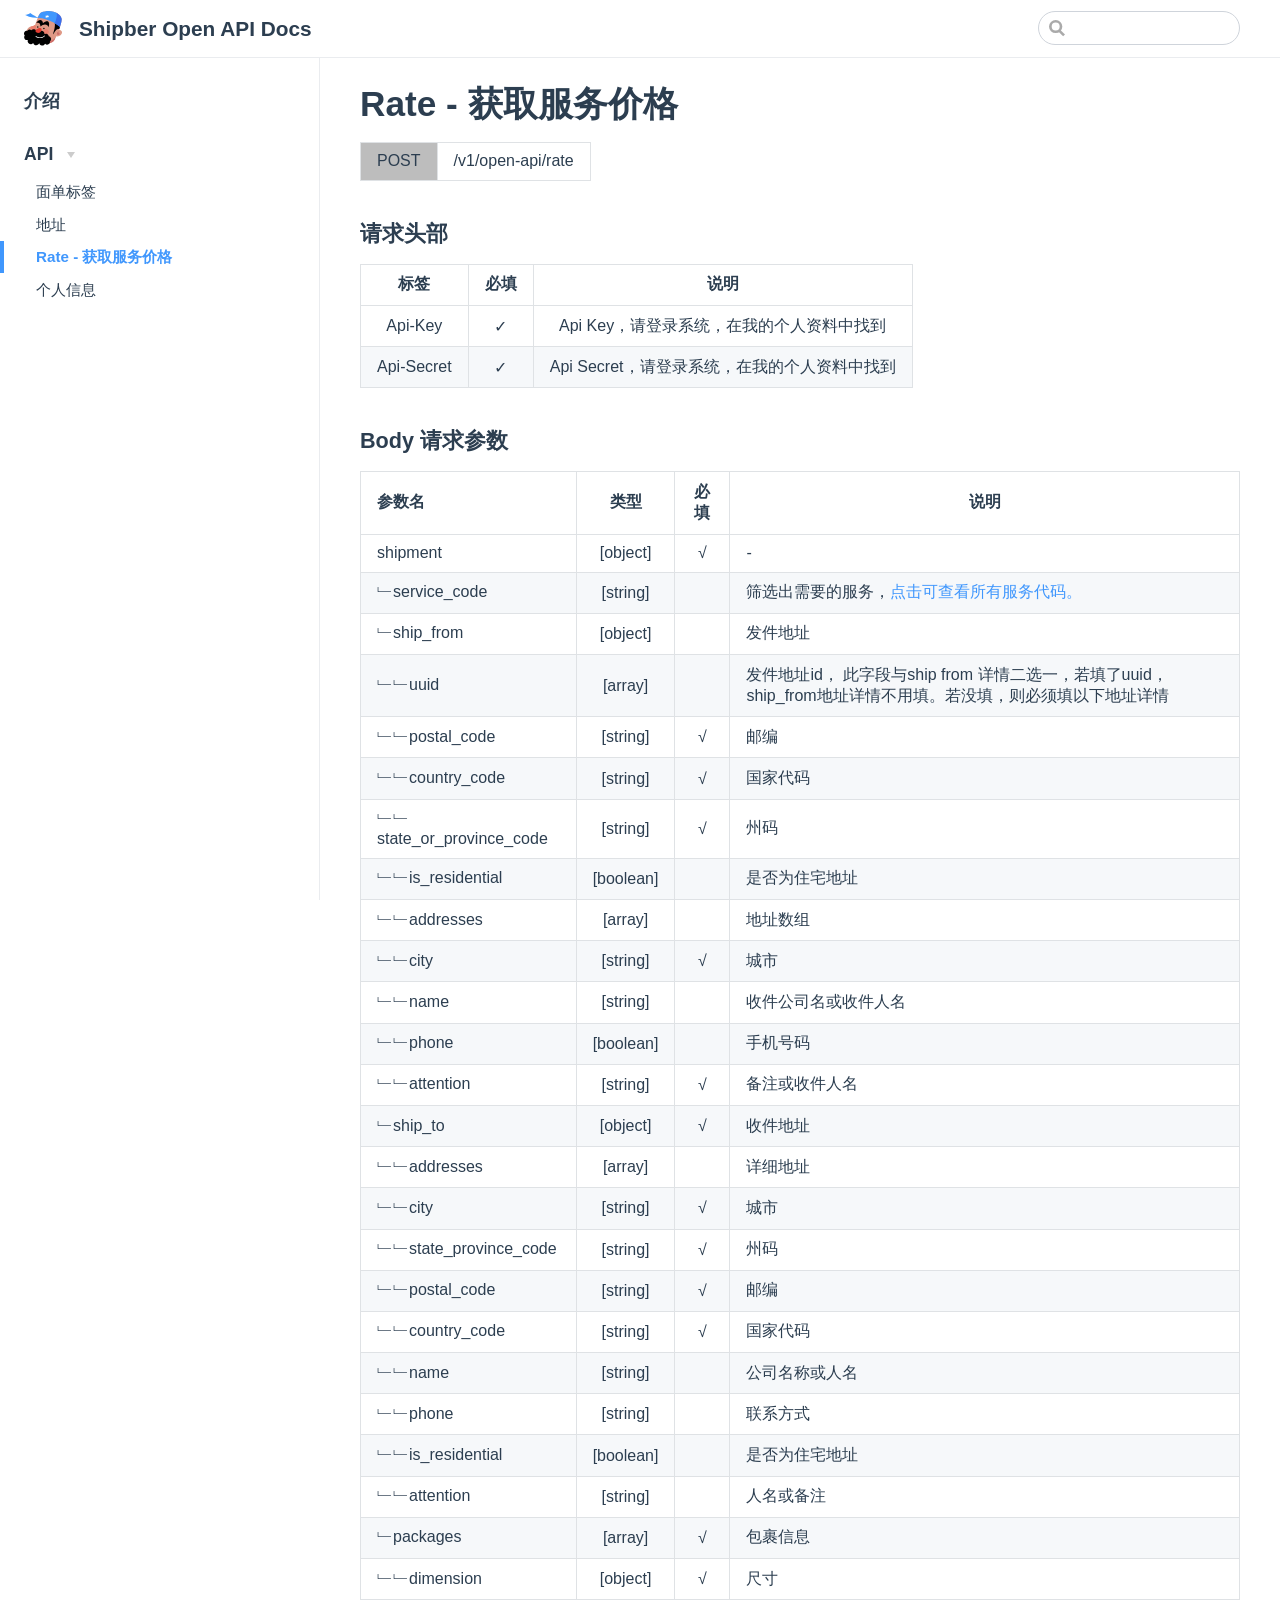
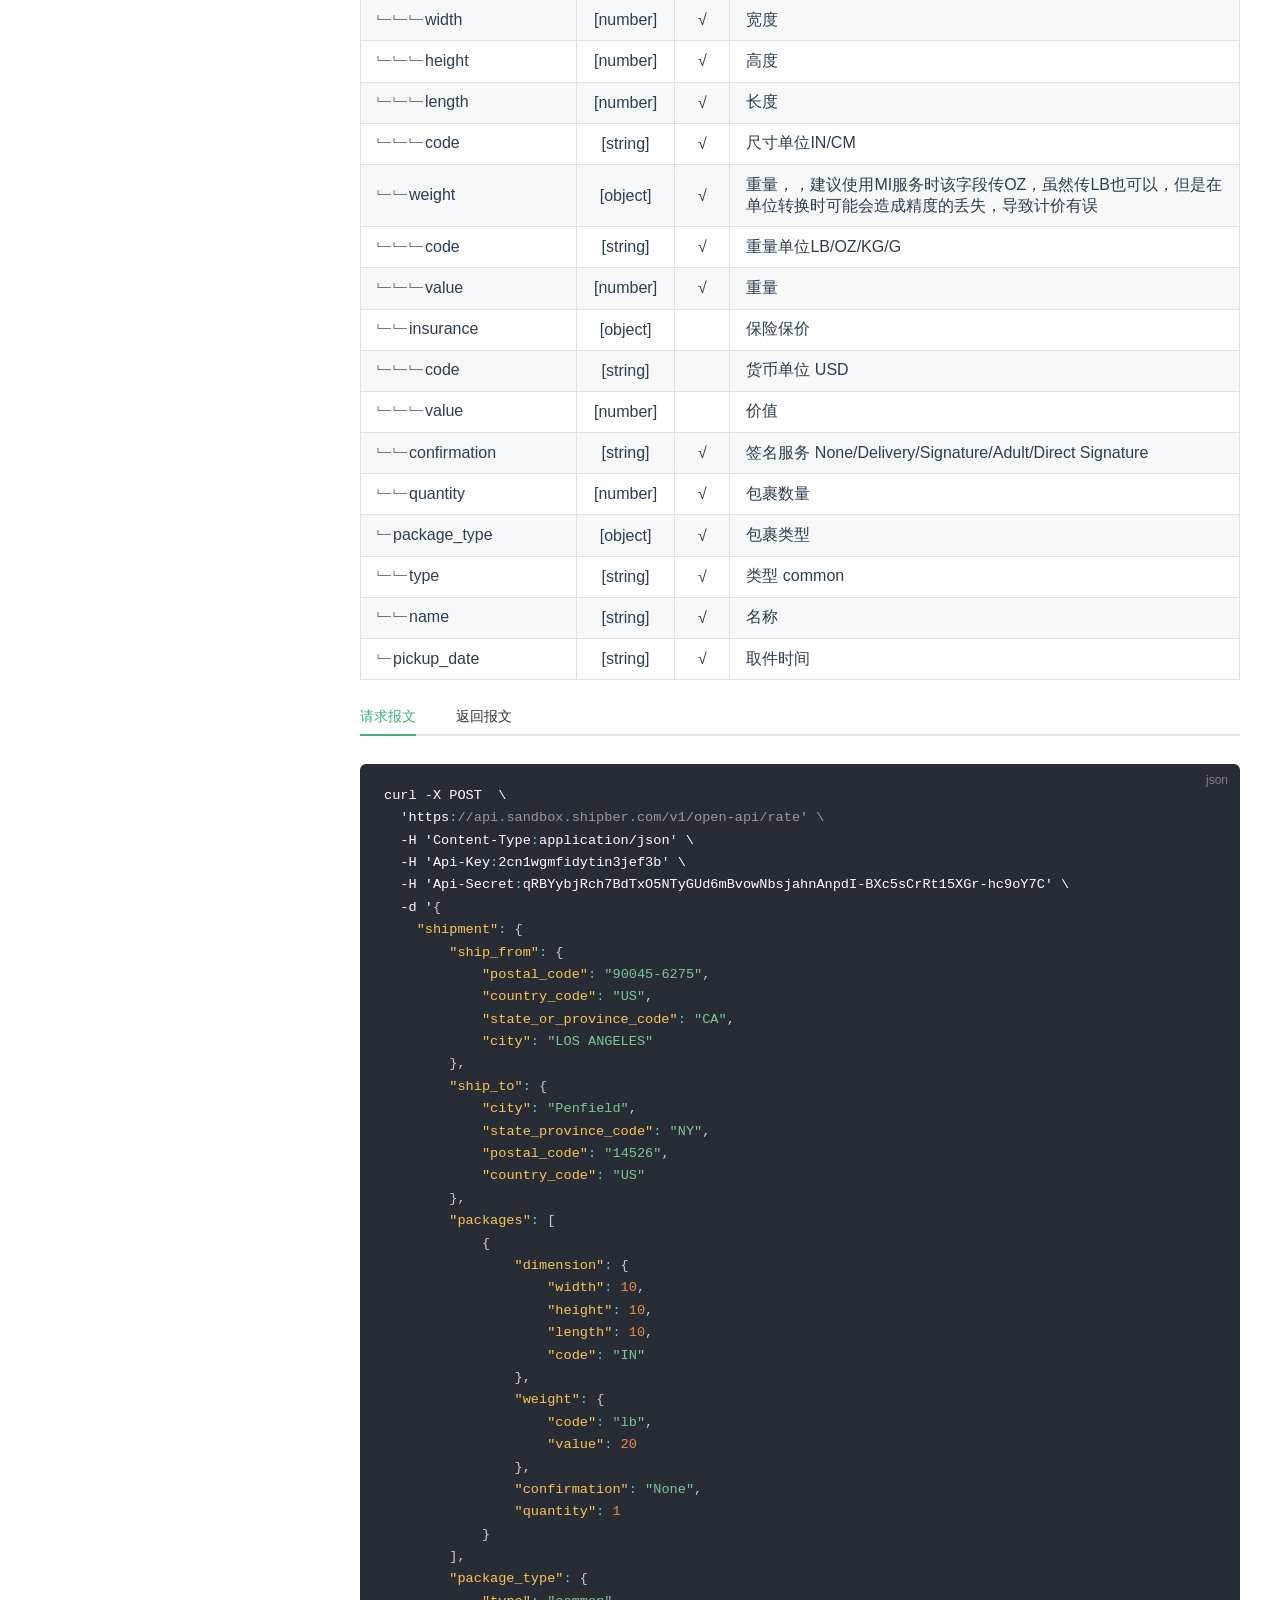
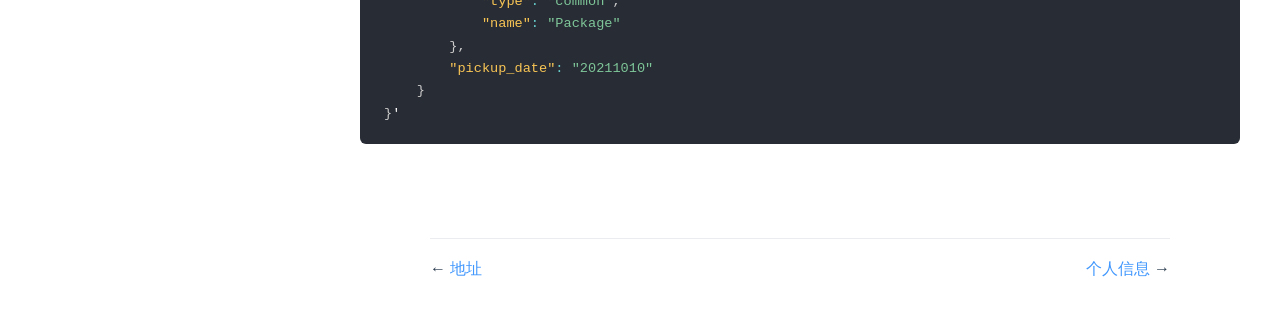
<file: sidebar/API/费率.html>
<!DOCTYPE html>
<html lang="en-US">
  <head>
    <meta charset="utf-8">
    <meta name="viewport" content="width=device-width,initial-scale=1">
    <title>Rate - 获取服务价格 | Shipber Open API Docs</title>
    <meta name="generator" content="VuePress 1.8.2">
    <link rel="icon" href="/images/logo.svg">
    <meta name="description" content="The API is a great way to get data directly to and from Shipber, like creating shipments, updating products, and querying order, shipment and customer data.">
    
    <link rel="preload" href="/assets/css/0.styles.e5ed4e88.css" as="style"><link rel="preload" href="/assets/js/app.7565aa11.js" as="script"><link rel="preload" href="/assets/js/2.f486b162.js" as="script"><link rel="preload" href="/assets/js/13.25b0f5c2.js" as="script"><link rel="prefetch" href="/assets/js/10.d6294345.js"><link rel="prefetch" href="/assets/js/11.f2e33c86.js"><link rel="prefetch" href="/assets/js/12.e86d17ef.js"><link rel="prefetch" href="/assets/js/14.0679da0c.js"><link rel="prefetch" href="/assets/js/15.20471c1c.js"><link rel="prefetch" href="/assets/js/16.6fd1d633.js"><link rel="prefetch" href="/assets/js/17.2346816e.js"><link rel="prefetch" href="/assets/js/18.f7a8372f.js"><link rel="prefetch" href="/assets/js/19.dc53665a.js"><link rel="prefetch" href="/assets/js/3.a5911b6a.js"><link rel="prefetch" href="/assets/js/4.f1e88496.js"><link rel="prefetch" href="/assets/js/5.17948a37.js"><link rel="prefetch" href="/assets/js/6.29039c55.js"><link rel="prefetch" href="/assets/js/7.b6ce8ee0.js"><link rel="prefetch" href="/assets/js/8.91c513e8.js"><link rel="prefetch" href="/assets/js/9.ccfc6b23.js">
    <link rel="stylesheet" href="/assets/css/0.styles.e5ed4e88.css">
  </head>
  <body>
    <div id="app" data-server-rendered="true"><div class="theme-container"><header class="navbar"><div class="sidebar-button"><svg xmlns="http://www.w3.org/2000/svg" aria-hidden="true" role="img" viewBox="0 0 448 512" class="icon"><path fill="currentColor" d="M436 124H12c-6.627 0-12-5.373-12-12V80c0-6.627 5.373-12 12-12h424c6.627 0 12 5.373 12 12v32c0 6.627-5.373 12-12 12zm0 160H12c-6.627 0-12-5.373-12-12v-32c0-6.627 5.373-12 12-12h424c6.627 0 12 5.373 12 12v32c0 6.627-5.373 12-12 12zm0 160H12c-6.627 0-12-5.373-12-12v-32c0-6.627 5.373-12 12-12h424c6.627 0 12 5.373 12 12v32c0 6.627-5.373 12-12 12z"></path></svg></div> <a href="/" class="home-link router-link-active"><img src="/images/logo.svg" alt="Shipber Open API Docs" class="logo"> <span class="site-name can-hide">Shipber Open API Docs</span></a> <div class="links"><div class="search-box"><input aria-label="Search" autocomplete="off" spellcheck="false" value=""> <!----></div> <!----></div></header> <div class="sidebar-mask"></div> <aside class="sidebar"><!---->  <ul class="sidebar-links"><li><a href="/sidebar/API/" aria-current="page" class="sidebar-link">介绍</a></li><li><section class="sidebar-group collapsable depth-0"><p class="sidebar-heading open"><span>API</span> <span class="arrow down"></span></p> <ul class="sidebar-links sidebar-group-items"><li><a href="/sidebar/API/标签.html" class="sidebar-link">面单标签</a></li><li><a href="/sidebar/API/地址.html" class="sidebar-link">地址</a></li><li><a href="/sidebar/API/费率.html" class="active sidebar-link">Rate - 获取服务价格</a><ul class="sidebar-sub-headers"></ul></li><li><a href="/sidebar/API/个人信息.html" class="sidebar-link">个人信息</a></li></ul></section></li></ul> </aside> <main class="page"> <div class="theme-default-content content__default"><h1 id="rate-获取服务价格"><a href="#rate-获取服务价格" class="header-anchor">#</a> Rate - 获取服务价格</h1> <table><tr><td bgcolor="#bdbdbd">POST</td><td>/v1/open-api/rate</td></tr></table> <h3 id="请求头部"><a href="#请求头部" class="header-anchor">#</a> 请求头部</h3> <table><thead><tr><th style="text-align:center;">标签</th> <th style="text-align:center;">必填</th> <th style="text-align:center;">说明</th></tr></thead> <tbody><tr><td style="text-align:center;">Api-Key</td> <td style="text-align:center;">✓</td> <td style="text-align:center;">Api Key，请登录系统，在我的个人资料中找到</td></tr> <tr><td style="text-align:center;">Api-Secret</td> <td style="text-align:center;">✓</td> <td style="text-align:center;">Api Secret，请登录系统，在我的个人资料中找到</td></tr></tbody></table> <h3 id="body-请求参数"><a href="#body-请求参数" class="header-anchor">#</a> Body 请求参数</h3> <table><thead><tr><th style="text-align:left;">参数名</th> <th style="text-align:center;">类型</th> <th style="text-align:center;">必填</th> <th>说明</th></tr></thead> <tbody><tr><td style="text-align:left;">shipment</td> <td style="text-align:center;">[object]</td> <td style="text-align:center;">√</td> <td>-</td></tr> <tr><td style="text-align:left;">﹂service_code</td> <td style="text-align:center;">[string]</td> <td style="text-align:center;"></td> <td>筛选出需要的服务，<a href="/sidebar/API/Service_Code.html">点击可查看所有服务代码。</a></td></tr> <tr><td style="text-align:left;">﹂ship_from</td> <td style="text-align:center;">[object]</td> <td style="text-align:center;"></td> <td>发件地址</td></tr> <tr><td style="text-align:left;">﹂﹂uuid</td> <td style="text-align:center;">[array]</td> <td style="text-align:center;"></td> <td>发件地址id， 此字段与ship from 详情二选一，若填了uuid，ship_from地址详情不用填。若没填，则必须填以下地址详情</td></tr> <tr><td style="text-align:left;">﹂﹂postal_code</td> <td style="text-align:center;">[string]</td> <td style="text-align:center;">√</td> <td>邮编</td></tr> <tr><td style="text-align:left;">﹂﹂country_code</td> <td style="text-align:center;">[string]</td> <td style="text-align:center;">√</td> <td>国家代码</td></tr> <tr><td style="text-align:left;">﹂﹂state_or_province_code</td> <td style="text-align:center;">[string]</td> <td style="text-align:center;">√</td> <td>州码</td></tr> <tr><td style="text-align:left;">﹂﹂is_residential</td> <td style="text-align:center;">[boolean]</td> <td style="text-align:center;"></td> <td>是否为住宅地址</td></tr> <tr><td style="text-align:left;">﹂﹂addresses</td> <td style="text-align:center;">[array]</td> <td style="text-align:center;"></td> <td>地址数组</td></tr> <tr><td style="text-align:left;">﹂﹂city</td> <td style="text-align:center;">[string]</td> <td style="text-align:center;">√</td> <td>城市</td></tr> <tr><td style="text-align:left;">﹂﹂name</td> <td style="text-align:center;">[string]</td> <td style="text-align:center;"></td> <td>收件公司名或收件人名</td></tr> <tr><td style="text-align:left;">﹂﹂phone</td> <td style="text-align:center;">[boolean]</td> <td style="text-align:center;"></td> <td>手机号码</td></tr> <tr><td style="text-align:left;">﹂﹂attention</td> <td style="text-align:center;">[string]</td> <td style="text-align:center;">√</td> <td>备注或收件人名</td></tr> <tr><td style="text-align:left;">﹂ship_to</td> <td style="text-align:center;">[object]</td> <td style="text-align:center;">√</td> <td>收件地址</td></tr> <tr><td style="text-align:left;">﹂﹂addresses</td> <td style="text-align:center;">[array]</td> <td style="text-align:center;"></td> <td>详细地址</td></tr> <tr><td style="text-align:left;">﹂﹂city</td> <td style="text-align:center;">[string]</td> <td style="text-align:center;">√</td> <td>城市</td></tr> <tr><td style="text-align:left;">﹂﹂state_province_code</td> <td style="text-align:center;">[string]</td> <td style="text-align:center;">√</td> <td>州码</td></tr> <tr><td style="text-align:left;">﹂﹂postal_code</td> <td style="text-align:center;">[string]</td> <td style="text-align:center;">√</td> <td>邮编</td></tr> <tr><td style="text-align:left;">﹂﹂country_code</td> <td style="text-align:center;">[string]</td> <td style="text-align:center;">√</td> <td>国家代码</td></tr> <tr><td style="text-align:left;">﹂﹂name</td> <td style="text-align:center;">[string]</td> <td style="text-align:center;"></td> <td>公司名称或人名</td></tr> <tr><td style="text-align:left;">﹂﹂phone</td> <td style="text-align:center;">[string]</td> <td style="text-align:center;"></td> <td>联系方式</td></tr> <tr><td style="text-align:left;">﹂﹂is_residential</td> <td style="text-align:center;">[boolean]</td> <td style="text-align:center;"></td> <td>是否为住宅地址</td></tr> <tr><td style="text-align:left;">﹂﹂attention</td> <td style="text-align:center;">[string]</td> <td style="text-align:center;"></td> <td>人名或备注</td></tr> <tr><td style="text-align:left;">﹂packages</td> <td style="text-align:center;">[array]</td> <td style="text-align:center;">√</td> <td>包裹信息</td></tr> <tr><td style="text-align:left;">﹂﹂dimension</td> <td style="text-align:center;">[object]</td> <td style="text-align:center;">√</td> <td>尺寸</td></tr> <tr><td style="text-align:left;">﹂﹂﹂width</td> <td style="text-align:center;">[number]</td> <td style="text-align:center;">√</td> <td>宽度</td></tr> <tr><td style="text-align:left;">﹂﹂﹂height</td> <td style="text-align:center;">[number]</td> <td style="text-align:center;">√</td> <td>高度</td></tr> <tr><td style="text-align:left;">﹂﹂﹂length</td> <td style="text-align:center;">[number]</td> <td style="text-align:center;">√</td> <td>长度</td></tr> <tr><td style="text-align:left;">﹂﹂﹂code</td> <td style="text-align:center;">[string]</td> <td style="text-align:center;">√</td> <td>尺寸单位IN/CM</td></tr> <tr><td style="text-align:left;">﹂﹂weight</td> <td style="text-align:center;">[object]</td> <td style="text-align:center;">√</td> <td>重量，，建议使用MI服务时该字段传OZ，虽然传LB也可以，但是在单位转换时可能会造成精度的丢失，导致计价有误</td></tr> <tr><td style="text-align:left;">﹂﹂﹂code</td> <td style="text-align:center;">[string]</td> <td style="text-align:center;">√</td> <td>重量单位LB/OZ/KG/G</td></tr> <tr><td style="text-align:left;">﹂﹂﹂value</td> <td style="text-align:center;">[number]</td> <td style="text-align:center;">√</td> <td>重量</td></tr> <tr><td style="text-align:left;">﹂﹂insurance</td> <td style="text-align:center;">[object]</td> <td style="text-align:center;"></td> <td>保险保价</td></tr> <tr><td style="text-align:left;">﹂﹂﹂code</td> <td style="text-align:center;">[string]</td> <td style="text-align:center;"></td> <td>货币单位 USD</td></tr> <tr><td style="text-align:left;">﹂﹂﹂value</td> <td style="text-align:center;">[number]</td> <td style="text-align:center;"></td> <td>价值</td></tr> <tr><td style="text-align:left;">﹂﹂confirmation</td> <td style="text-align:center;">[string]</td> <td style="text-align:center;">√</td> <td>签名服务 None/Delivery/Signature/Adult/Direct Signature</td></tr> <tr><td style="text-align:left;">﹂﹂quantity</td> <td style="text-align:center;">[number]</td> <td style="text-align:center;">√</td> <td>包裹数量</td></tr> <tr><td style="text-align:left;">﹂package_type</td> <td style="text-align:center;">[object]</td> <td style="text-align:center;">√</td> <td>包裹类型</td></tr> <tr><td style="text-align:left;">﹂﹂type</td> <td style="text-align:center;">[string]</td> <td style="text-align:center;">√</td> <td>类型 common</td></tr> <tr><td style="text-align:left;">﹂﹂name</td> <td style="text-align:center;">[string]</td> <td style="text-align:center;">√</td> <td>名称</td></tr> <tr><td style="text-align:left;">﹂pickup_date</td> <td style="text-align:center;">[string]</td> <td style="text-align:center;">√</td> <td>取件时间</td></tr></tbody></table> <div class="el-tabs el-tabs--top"><div class="el-tabs__header is-top"><div class="el-tabs__nav-wrap is-top"><div class="el-tabs__nav-scroll"><div role="tablist" class="el-tabs__nav is-top" style="transform:translateX(-0px);"><div class="el-tabs__active-bar is-top" style="width:0px;transform:translateX(0px);ms-transform:translateX(0px);webkit-transform:translateX(0px);"></div></div></div></div></div><div class="el-tabs__content"><div role="tabpanel" aria-hidden="true" id="pane-null" aria-labelledby="tab-null" class="el-tab-pane" style="display:none;"><div class="language-json extra-class"><pre class="language-json"><code>curl -X POST  \
  'https<span class="token operator">:</span><span class="token comment">//api.sandbox.shipber.com/v1/open-api/rate' \</span>
  -H 'Content-Type<span class="token operator">:</span>application/json' \
  -H 'Api-Key<span class="token operator">:</span>2cn1wgmfidytin3jef3b' \
  -H 'Api-Secret<span class="token operator">:</span>qRBYybjRch7BdTxO5NTyGUd6mBvowNbsjahnAnpdI-BXc5sCrRt15XGr-hc9oY7C' \
  -d '<span class="token punctuation">{</span>
    <span class="token property">&quot;shipment&quot;</span><span class="token operator">:</span> <span class="token punctuation">{</span>
        <span class="token property">&quot;ship_from&quot;</span><span class="token operator">:</span> <span class="token punctuation">{</span>
            <span class="token property">&quot;postal_code&quot;</span><span class="token operator">:</span> <span class="token string">&quot;90045-6275&quot;</span><span class="token punctuation">,</span>
            <span class="token property">&quot;country_code&quot;</span><span class="token operator">:</span> <span class="token string">&quot;US&quot;</span><span class="token punctuation">,</span>
            <span class="token property">&quot;state_or_province_code&quot;</span><span class="token operator">:</span> <span class="token string">&quot;CA&quot;</span><span class="token punctuation">,</span>
            <span class="token property">&quot;city&quot;</span><span class="token operator">:</span> <span class="token string">&quot;LOS ANGELES&quot;</span>
        <span class="token punctuation">}</span><span class="token punctuation">,</span>
        <span class="token property">&quot;ship_to&quot;</span><span class="token operator">:</span> <span class="token punctuation">{</span>
            <span class="token property">&quot;city&quot;</span><span class="token operator">:</span> <span class="token string">&quot;Penfield&quot;</span><span class="token punctuation">,</span>
            <span class="token property">&quot;state_province_code&quot;</span><span class="token operator">:</span> <span class="token string">&quot;NY&quot;</span><span class="token punctuation">,</span>
            <span class="token property">&quot;postal_code&quot;</span><span class="token operator">:</span> <span class="token string">&quot;14526&quot;</span><span class="token punctuation">,</span>
            <span class="token property">&quot;country_code&quot;</span><span class="token operator">:</span> <span class="token string">&quot;US&quot;</span>
        <span class="token punctuation">}</span><span class="token punctuation">,</span>
        <span class="token property">&quot;packages&quot;</span><span class="token operator">:</span> <span class="token punctuation">[</span>
            <span class="token punctuation">{</span>
                <span class="token property">&quot;dimension&quot;</span><span class="token operator">:</span> <span class="token punctuation">{</span>
                    <span class="token property">&quot;width&quot;</span><span class="token operator">:</span> <span class="token number">10</span><span class="token punctuation">,</span>
                    <span class="token property">&quot;height&quot;</span><span class="token operator">:</span> <span class="token number">10</span><span class="token punctuation">,</span>
                    <span class="token property">&quot;length&quot;</span><span class="token operator">:</span> <span class="token number">10</span><span class="token punctuation">,</span>
                    <span class="token property">&quot;code&quot;</span><span class="token operator">:</span> <span class="token string">&quot;IN&quot;</span>
                <span class="token punctuation">}</span><span class="token punctuation">,</span>
                <span class="token property">&quot;weight&quot;</span><span class="token operator">:</span> <span class="token punctuation">{</span>
                    <span class="token property">&quot;code&quot;</span><span class="token operator">:</span> <span class="token string">&quot;lb&quot;</span><span class="token punctuation">,</span>
                    <span class="token property">&quot;value&quot;</span><span class="token operator">:</span> <span class="token number">20</span>
                <span class="token punctuation">}</span><span class="token punctuation">,</span>
                <span class="token property">&quot;confirmation&quot;</span><span class="token operator">:</span> <span class="token string">&quot;None&quot;</span><span class="token punctuation">,</span>
                <span class="token property">&quot;quantity&quot;</span><span class="token operator">:</span> <span class="token number">1</span>
            <span class="token punctuation">}</span>
        <span class="token punctuation">]</span><span class="token punctuation">,</span>
        <span class="token property">&quot;package_type&quot;</span><span class="token operator">:</span> <span class="token punctuation">{</span>
            <span class="token property">&quot;type&quot;</span><span class="token operator">:</span> <span class="token string">&quot;common&quot;</span><span class="token punctuation">,</span>
            <span class="token property">&quot;name&quot;</span><span class="token operator">:</span> <span class="token string">&quot;Package&quot;</span>
        <span class="token punctuation">}</span><span class="token punctuation">,</span>
        <span class="token property">&quot;pickup_date&quot;</span><span class="token operator">:</span> <span class="token string">&quot;20211010&quot;</span>
    <span class="token punctuation">}</span>
<span class="token punctuation">}</span>'
</code></pre></div></div> <div role="tabpanel" aria-hidden="true" id="pane-null" aria-labelledby="tab-null" class="el-tab-pane" style="display:none;"><div class="language-json extra-class"><pre class="language-json"><code><span class="token punctuation">{</span>
    <span class="token property">&quot;data&quot;</span><span class="token operator">:</span> <span class="token punctuation">{</span>
        <span class="token property">&quot;rates&quot;</span><span class="token operator">:</span> <span class="token punctuation">[</span><span class="token punctuation">{</span>
            <span class="token property">&quot;charge&quot;</span><span class="token operator">:</span> <span class="token punctuation">{</span>
                <span class="token property">&quot;code&quot;</span><span class="token operator">:</span> <span class="token string">&quot;USD&quot;</span><span class="token punctuation">,</span>
                <span class="token property">&quot;value&quot;</span><span class="token operator">:</span> <span class="token number">10.03</span>
            <span class="token punctuation">}</span><span class="token punctuation">,</span>
            <span class="token property">&quot;estimate_ship_time&quot;</span><span class="token operator">:</span> <span class="token punctuation">{</span>
                <span class="token property">&quot;delivery_time_to_tz&quot;</span><span class="token operator">:</span> <span class="token string">&quot;2021-04-15T23:00:00-07:00&quot;</span><span class="token punctuation">,</span>
                <span class="token property">&quot;delivery_time_from_tz&quot;</span><span class="token operator">:</span> <span class="token string">&quot;2021-04-15T23:00:00-07:00&quot;</span><span class="token punctuation">,</span>
                <span class="token property">&quot;days&quot;</span><span class="token operator">:</span> <span class="token number">1</span>
            <span class="token punctuation">}</span><span class="token punctuation">,</span>
            <span class="token property">&quot;carrier&quot;</span><span class="token operator">:</span> <span class="token string">&quot;ups&quot;</span><span class="token punctuation">,</span>
            <span class="token property">&quot;service_code&quot;</span><span class="token operator">:</span> <span class="token string">&quot;ups_ground&quot;</span><span class="token punctuation">,</span>
            <span class="token property">&quot;service_name&quot;</span><span class="token operator">:</span> <span class="token string">&quot;UPS® Ground&quot;</span><span class="token punctuation">,</span>
            <span class="token property">&quot;carrier_service&quot;</span><span class="token operator">:</span> <span class="token string">&quot;UPS® Ground&quot;</span><span class="token punctuation">,</span>
            <span class="token property">&quot;account_alias&quot;</span><span class="token operator">:</span> <span class="token string">&quot;CO:Xu3GDZ5iu_&quot;</span><span class="token punctuation">,</span>
            <span class="token property">&quot;rate_id&quot;</span><span class="token operator">:</span> <span class="token string">&quot;eyJjaGFpbklkIjo0MzMsInNlcnZpY2VDb2RlIjoidXBzX2dyb3VuZCJ9&quot;</span>
        <span class="token punctuation">}</span><span class="token punctuation">]</span>
    <span class="token punctuation">}</span>
<span class="token punctuation">}</span>
</code></pre></div></div></div></div></div> <footer class="page-edit"><!----> <!----></footer> <div class="page-nav"><p class="inner"><span class="prev">
      ←
      <a href="/sidebar/API/地址.html" class="prev">
        地址
      </a></span> <span class="next"><a href="/sidebar/API/个人信息.html">
        个人信息
      </a>
      →
    </span></p></div> </main></div><div class="global-ui"></div></div>
    <script src="/assets/js/app.7565aa11.js" defer></script><script src="/assets/js/2.f486b162.js" defer></script><script src="/assets/js/13.25b0f5c2.js" defer></script>
  </body>
</html>
</file>
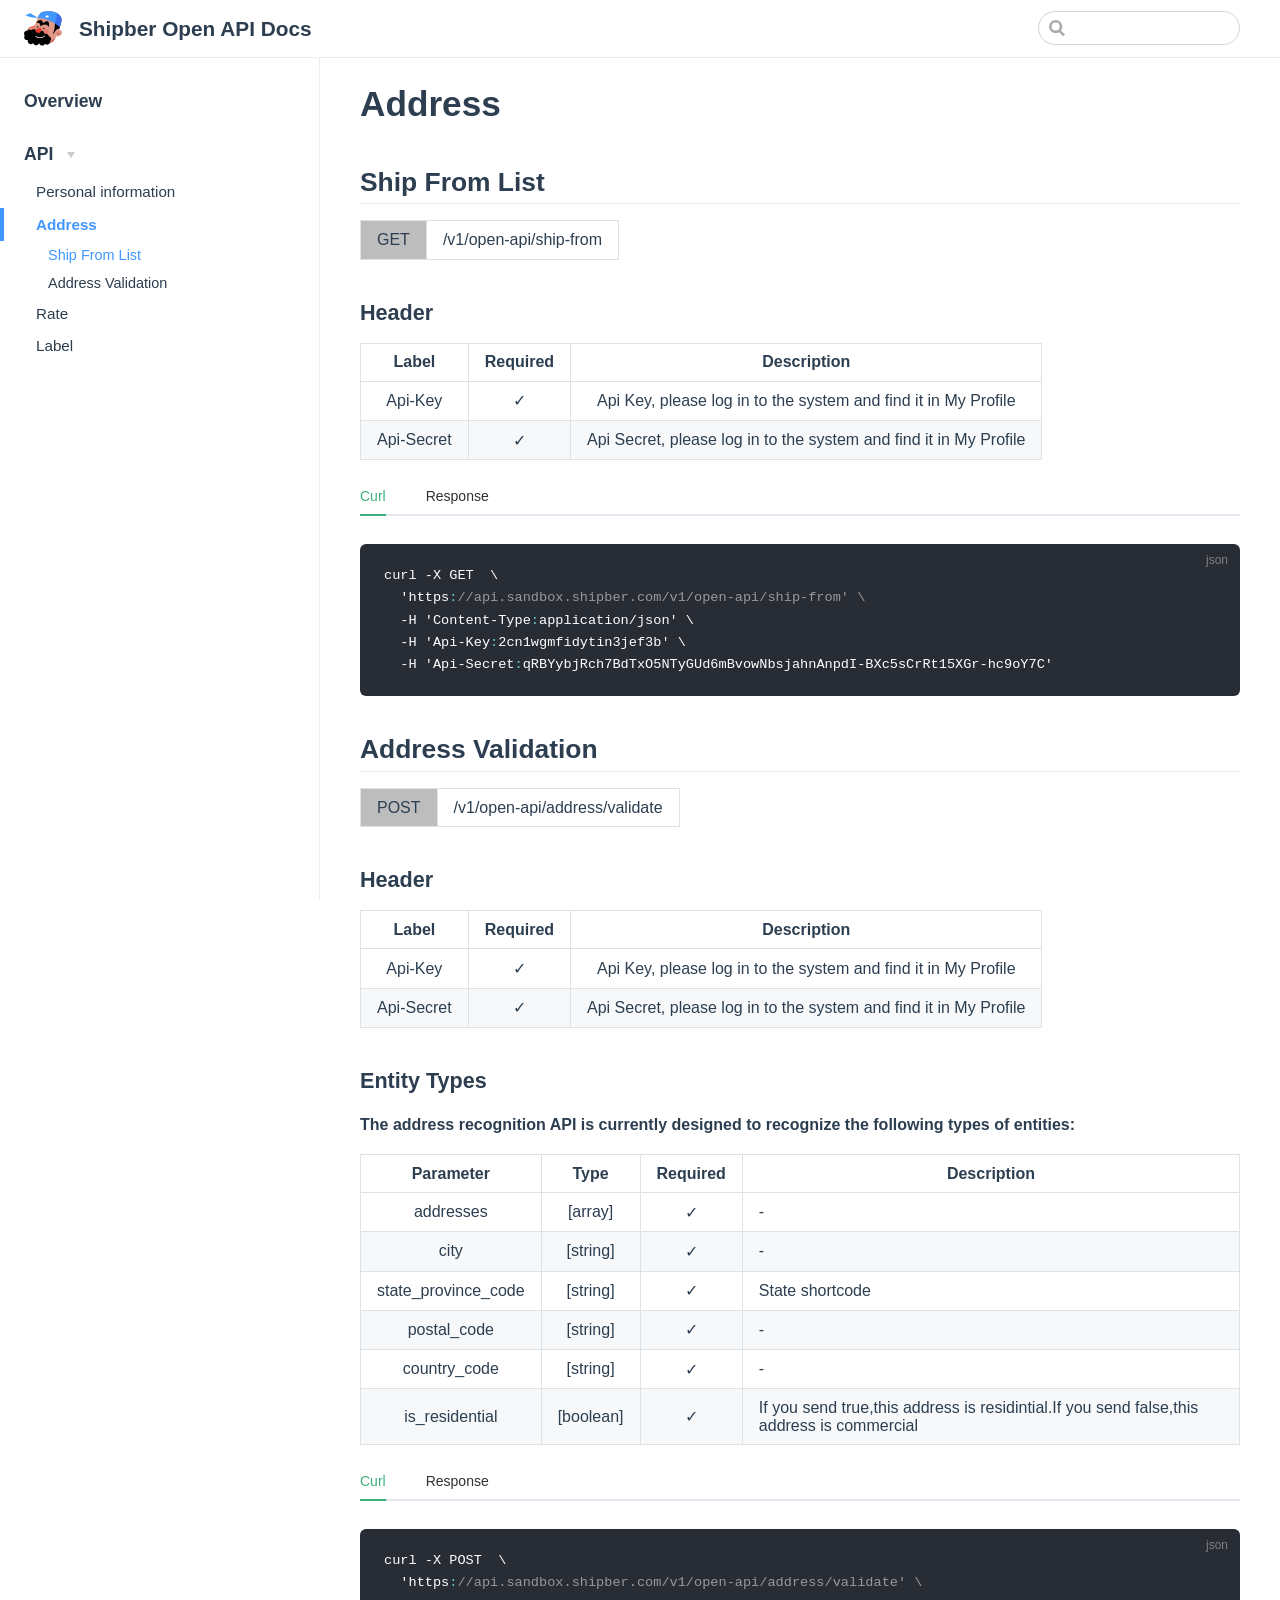
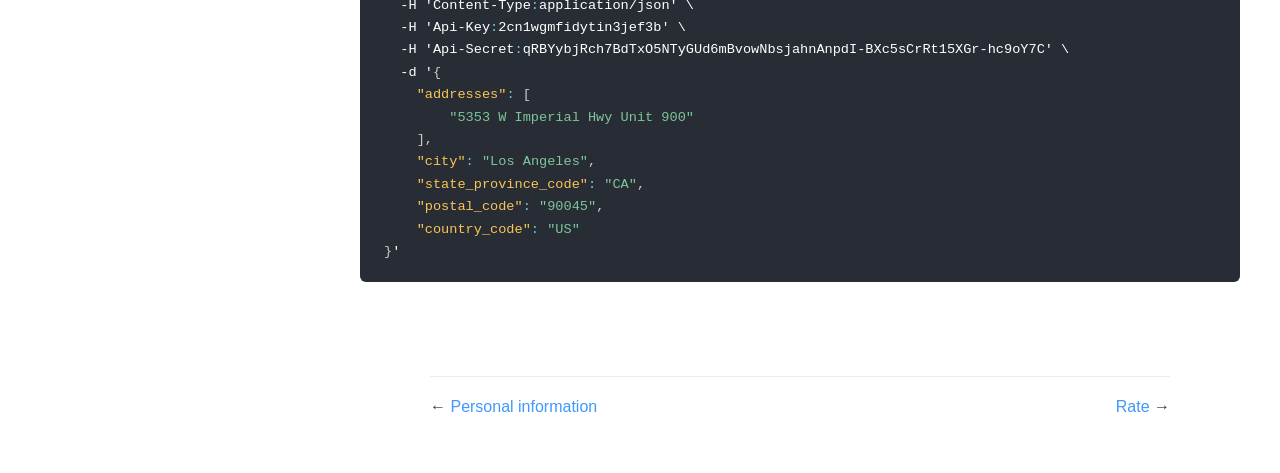
<file: sidebarEn/API/Address.html>
<!DOCTYPE html>
<html lang="en-US">
  <head>
    <meta charset="utf-8">
    <meta name="viewport" content="width=device-width,initial-scale=1">
    <title>Address | Shipber Open API Docs</title>
    <meta name="generator" content="VuePress 1.8.2">
    <link rel="icon" href="/images/logo.svg">
    <meta name="description" content="The API is a great way to get data directly to and from Shipber, like creating shipments, updating products, and querying order, shipment and customer data.">
    
    <link rel="preload" href="/assets/css/0.styles.e5ed4e88.css" as="style"><link rel="preload" href="/assets/js/app.7565aa11.js" as="script"><link rel="preload" href="/assets/js/2.f486b162.js" as="script"><link rel="preload" href="/assets/js/14.0679da0c.js" as="script"><link rel="prefetch" href="/assets/js/10.d6294345.js"><link rel="prefetch" href="/assets/js/11.f2e33c86.js"><link rel="prefetch" href="/assets/js/12.e86d17ef.js"><link rel="prefetch" href="/assets/js/13.25b0f5c2.js"><link rel="prefetch" href="/assets/js/15.20471c1c.js"><link rel="prefetch" href="/assets/js/16.6fd1d633.js"><link rel="prefetch" href="/assets/js/17.2346816e.js"><link rel="prefetch" href="/assets/js/18.f7a8372f.js"><link rel="prefetch" href="/assets/js/19.dc53665a.js"><link rel="prefetch" href="/assets/js/3.a5911b6a.js"><link rel="prefetch" href="/assets/js/4.f1e88496.js"><link rel="prefetch" href="/assets/js/5.17948a37.js"><link rel="prefetch" href="/assets/js/6.29039c55.js"><link rel="prefetch" href="/assets/js/7.b6ce8ee0.js"><link rel="prefetch" href="/assets/js/8.91c513e8.js"><link rel="prefetch" href="/assets/js/9.ccfc6b23.js">
    <link rel="stylesheet" href="/assets/css/0.styles.e5ed4e88.css">
  </head>
  <body>
    <div id="app" data-server-rendered="true"><div class="theme-container"><header class="navbar"><div class="sidebar-button"><svg xmlns="http://www.w3.org/2000/svg" aria-hidden="true" role="img" viewBox="0 0 448 512" class="icon"><path fill="currentColor" d="M436 124H12c-6.627 0-12-5.373-12-12V80c0-6.627 5.373-12 12-12h424c6.627 0 12 5.373 12 12v32c0 6.627-5.373 12-12 12zm0 160H12c-6.627 0-12-5.373-12-12v-32c0-6.627 5.373-12 12-12h424c6.627 0 12 5.373 12 12v32c0 6.627-5.373 12-12 12zm0 160H12c-6.627 0-12-5.373-12-12v-32c0-6.627 5.373-12 12-12h424c6.627 0 12 5.373 12 12v32c0 6.627-5.373 12-12 12z"></path></svg></div> <a href="/" class="home-link router-link-active"><img src="/images/logo.svg" alt="Shipber Open API Docs" class="logo"> <span class="site-name can-hide">Shipber Open API Docs</span></a> <div class="links"><div class="search-box"><input aria-label="Search" autocomplete="off" spellcheck="false" value=""> <!----></div> <!----></div></header> <div class="sidebar-mask"></div> <aside class="sidebar"><!---->  <ul class="sidebar-links"><li><a href="/sidebarEn/API/" aria-current="page" class="sidebar-link">Overview</a></li><li><section class="sidebar-group collapsable depth-0"><p class="sidebar-heading open"><span>API</span> <span class="arrow down"></span></p> <ul class="sidebar-links sidebar-group-items"><li><a href="/sidebarEn/API/Information.html" class="sidebar-link">Personal information</a></li><li><a href="/sidebarEn/API/Address.html" aria-current="page" class="active sidebar-link">Address</a><ul class="sidebar-sub-headers"><li class="sidebar-sub-header"><a href="/sidebarEn/API/Address.html#ship-from-list" class="sidebar-link">Ship From List</a></li><li class="sidebar-sub-header"><a href="/sidebarEn/API/Address.html#address-validation" class="sidebar-link">Address Validation</a></li></ul></li><li><a href="/sidebarEn/API/Rate.html" class="sidebar-link">Rate</a></li><li><a href="/sidebarEn/API/Label.html" class="sidebar-link">Label</a></li></ul></section></li></ul> </aside> <main class="page"> <div class="theme-default-content content__default"><h1 id="address"><a href="#address" class="header-anchor">#</a> Address</h1> <h2 id="ship-from-list"><a href="#ship-from-list" class="header-anchor">#</a> Ship From List</h2> <table><tr><td bgcolor="#bdbdbd">GET</td><td>/v1/open-api/ship-from</td></tr></table> <h3 id="header"><a href="#header" class="header-anchor">#</a> Header</h3> <table><thead><tr><th style="text-align:center;">Label</th> <th style="text-align:center;">Required</th> <th style="text-align:center;">Description</th></tr></thead> <tbody><tr><td style="text-align:center;">Api-Key</td> <td style="text-align:center;">✓</td> <td style="text-align:center;">Api Key, please log in to the system and find it in My Profile</td></tr> <tr><td style="text-align:center;">Api-Secret</td> <td style="text-align:center;">✓</td> <td style="text-align:center;">Api Secret, please log in to the system and find it in My Profile</td></tr></tbody></table> <div class="el-tabs el-tabs--top"><div class="el-tabs__header is-top"><div class="el-tabs__nav-wrap is-top"><div class="el-tabs__nav-scroll"><div role="tablist" class="el-tabs__nav is-top" style="transform:translateX(-0px);"><div class="el-tabs__active-bar is-top" style="width:0px;transform:translateX(0px);ms-transform:translateX(0px);webkit-transform:translateX(0px);"></div></div></div></div></div><div class="el-tabs__content"><div role="tabpanel" aria-hidden="true" id="pane-null" aria-labelledby="tab-null" class="el-tab-pane" style="display:none;"><div class="language-json extra-class"><pre class="language-json"><code>curl -X GET  \
  'https<span class="token operator">:</span><span class="token comment">//api.sandbox.shipber.com/v1/open-api/ship-from' \</span>
  -H 'Content-Type<span class="token operator">:</span>application/json' \ 
  -H 'Api-Key<span class="token operator">:</span>2cn1wgmfidytin3jef3b' \
  -H 'Api-Secret<span class="token operator">:</span>qRBYybjRch7BdTxO5NTyGUd6mBvowNbsjahnAnpdI-BXc5sCrRt15XGr-hc9oY7C'
</code></pre></div></div> <div role="tabpanel" aria-hidden="true" id="pane-null" aria-labelledby="tab-null" class="el-tab-pane" style="display:none;"><div class="language-json extra-class"><pre class="language-json"><code><span class="token punctuation">{</span>
    <span class="token property">&quot;data&quot;</span><span class="token operator">:</span> <span class="token punctuation">[</span><span class="token punctuation">{</span>
        <span class="token property">&quot;uuid&quot;</span><span class="token operator">:</span> <span class="token string">&quot;22d953b7-24c4-4ae9-afb4-111cc227b01e&quot;</span><span class="token punctuation">,</span>
        <span class="token property">&quot;postal_code&quot;</span><span class="token operator">:</span> <span class="token string">&quot;90045&quot;</span><span class="token punctuation">,</span>
        <span class="token property">&quot;country_code&quot;</span><span class="token operator">:</span> <span class="token string">&quot;US&quot;</span><span class="token punctuation">,</span>
        <span class="token property">&quot;state_or_province_code&quot;</span><span class="token operator">:</span> <span class="token string">&quot;CA&quot;</span><span class="token punctuation">,</span>
        <span class="token property">&quot;is_residential&quot;</span><span class="token operator">:</span> <span class="token boolean">false</span><span class="token punctuation">,</span>
        <span class="token property">&quot;addresses&quot;</span><span class="token operator">:</span> <span class="token punctuation">[</span><span class="token string">&quot;5353 W Imperial Hwy Unit 900&quot;</span><span class="token punctuation">]</span><span class="token punctuation">,</span>
        <span class="token property">&quot;city&quot;</span><span class="token operator">:</span> <span class="token string">&quot;Los Angeles&quot;</span><span class="token punctuation">,</span>
        <span class="token property">&quot;address_classification&quot;</span><span class="token operator">:</span> <span class="token string">&quot;Commercial&quot;</span><span class="token punctuation">,</span>
        <span class="token property">&quot;name&quot;</span><span class="token operator">:</span> <span class="token string">&quot;Amazon&quot;</span><span class="token punctuation">,</span>
        <span class="token property">&quot;phone&quot;</span><span class="token operator">:</span> <span class="token string">&quot;0000000000&quot;</span><span class="token punctuation">,</span>
        <span class="token property">&quot;attention&quot;</span><span class="token operator">:</span> <span class="token string">&quot;Tom&quot;</span><span class="token punctuation">,</span>
        <span class="token property">&quot;email&quot;</span><span class="token operator">:</span> <span class="token string">&quot;&quot;</span>
    <span class="token punctuation">}</span><span class="token punctuation">]</span>
<span class="token punctuation">}</span>
</code></pre></div></div></div></div> <h2 id="address-validation"><a href="#address-validation" class="header-anchor">#</a> Address Validation</h2> <table><tr><td bgcolor="#bdbdbd">POST</td><td>/v1/open-api/address/validate</td></tr></table> <h3 id="header-2"><a href="#header-2" class="header-anchor">#</a> Header</h3> <table><thead><tr><th style="text-align:center;">Label</th> <th style="text-align:center;">Required</th> <th style="text-align:center;">Description</th></tr></thead> <tbody><tr><td style="text-align:center;">Api-Key</td> <td style="text-align:center;">✓</td> <td style="text-align:center;">Api Key, please log in to the system and find it in My Profile</td></tr> <tr><td style="text-align:center;">Api-Secret</td> <td style="text-align:center;">✓</td> <td style="text-align:center;">Api Secret, please log in to the system and find it in My Profile</td></tr></tbody></table> <h3 id="entity-types"><a href="#entity-types" class="header-anchor">#</a> Entity Types</h3> <p><strong>The address recognition API is currently designed to recognize the following types of entities:</strong></p> <table><thead><tr><th style="text-align:center;">Parameter</th> <th style="text-align:center;">Type</th> <th style="text-align:center;">Required</th> <th>Description</th></tr></thead> <tbody><tr><td style="text-align:center;">addresses</td> <td style="text-align:center;">[array]</td> <td style="text-align:center;">✓</td> <td>-</td></tr> <tr><td style="text-align:center;">city</td> <td style="text-align:center;">[string]</td> <td style="text-align:center;">✓</td> <td>-</td></tr> <tr><td style="text-align:center;">state_province_code</td> <td style="text-align:center;">[string]</td> <td style="text-align:center;">✓</td> <td>State shortcode</td></tr> <tr><td style="text-align:center;">postal_code</td> <td style="text-align:center;">[string]</td> <td style="text-align:center;">✓</td> <td>-</td></tr> <tr><td style="text-align:center;">country_code</td> <td style="text-align:center;">[string]</td> <td style="text-align:center;">✓</td> <td>-</td></tr> <tr><td style="text-align:center;">is_residential</td> <td style="text-align:center;">[boolean]</td> <td style="text-align:center;">✓</td> <td>If you send true,this address is residintial.If you send false,this address is commercial</td></tr></tbody></table> <div class="el-tabs el-tabs--top"><div class="el-tabs__header is-top"><div class="el-tabs__nav-wrap is-top"><div class="el-tabs__nav-scroll"><div role="tablist" class="el-tabs__nav is-top" style="transform:translateX(-0px);"><div class="el-tabs__active-bar is-top" style="width:0px;transform:translateX(0px);ms-transform:translateX(0px);webkit-transform:translateX(0px);"></div></div></div></div></div><div class="el-tabs__content"><div role="tabpanel" aria-hidden="true" id="pane-null" aria-labelledby="tab-null" class="el-tab-pane" style="display:none;"><div class="language-json extra-class"><pre class="language-json"><code>curl -X POST  \
  'https<span class="token operator">:</span><span class="token comment">//api.sandbox.shipber.com/v1/open-api/address/validate' \</span>
  -H 'Content-Type<span class="token operator">:</span>application/json' \
  -H 'Api-Key<span class="token operator">:</span>2cn1wgmfidytin3jef3b' \
  -H 'Api-Secret<span class="token operator">:</span>qRBYybjRch7BdTxO5NTyGUd6mBvowNbsjahnAnpdI-BXc5sCrRt15XGr-hc9oY7C' \
  -d '<span class="token punctuation">{</span>
    <span class="token property">&quot;addresses&quot;</span><span class="token operator">:</span> <span class="token punctuation">[</span>
        <span class="token string">&quot;5353 W Imperial Hwy Unit 900&quot;</span>
    <span class="token punctuation">]</span><span class="token punctuation">,</span>
    <span class="token property">&quot;city&quot;</span><span class="token operator">:</span> <span class="token string">&quot;Los Angeles&quot;</span><span class="token punctuation">,</span>
    <span class="token property">&quot;state_province_code&quot;</span><span class="token operator">:</span> <span class="token string">&quot;CA&quot;</span><span class="token punctuation">,</span>
    <span class="token property">&quot;postal_code&quot;</span><span class="token operator">:</span> <span class="token string">&quot;90045&quot;</span><span class="token punctuation">,</span>
    <span class="token property">&quot;country_code&quot;</span><span class="token operator">:</span> <span class="token string">&quot;US&quot;</span>
<span class="token punctuation">}</span>'
</code></pre></div></div> <div role="tabpanel" aria-hidden="true" id="pane-null" aria-labelledby="tab-null" class="el-tab-pane" style="display:none;"><div class="language-json extra-class"><pre class="language-json"><code><span class="token punctuation">{</span>
    <span class="token property">&quot;data&quot;</span><span class="token operator">:</span> <span class="token punctuation">{</span>
        <span class="token property">&quot;status&quot;</span><span class="token operator">:</span> <span class="token string">&quot;Commercial&quot;</span><span class="token punctuation">,</span>
        <span class="token property">&quot;original_address&quot;</span><span class="token operator">:</span> <span class="token punctuation">{</span>
            <span class="token property">&quot;postal_code&quot;</span><span class="token operator">:</span> <span class="token string">&quot;90045&quot;</span><span class="token punctuation">,</span>
            <span class="token property">&quot;country_code&quot;</span><span class="token operator">:</span> <span class="token string">&quot;US&quot;</span><span class="token punctuation">,</span>
            <span class="token property">&quot;state_or_province_code&quot;</span><span class="token operator">:</span> <span class="token string">&quot;CA&quot;</span><span class="token punctuation">,</span>
            <span class="token property">&quot;is_residential&quot;</span><span class="token operator">:</span> <span class="token string">&quot;&quot;</span><span class="token punctuation">,</span>
            <span class="token property">&quot;addresses&quot;</span><span class="token operator">:</span> <span class="token punctuation">[</span><span class="token string">&quot;5353 W Imperial Hwy Unit 900&quot;</span><span class="token punctuation">]</span><span class="token punctuation">,</span>
            <span class="token property">&quot;city&quot;</span><span class="token operator">:</span> <span class="token string">&quot;Los Angeles&quot;</span><span class="token punctuation">,</span>
            <span class="token property">&quot;address_classification&quot;</span><span class="token operator">:</span> <span class="token string">&quot;Commercial&quot;</span>
        <span class="token punctuation">}</span><span class="token punctuation">,</span>
        <span class="token property">&quot;matched_address&quot;</span><span class="token operator">:</span> <span class="token punctuation">{</span>
            <span class="token property">&quot;postal_code&quot;</span><span class="token operator">:</span> <span class="token string">&quot;90045&quot;</span><span class="token punctuation">,</span>
            <span class="token property">&quot;country_code&quot;</span><span class="token operator">:</span> <span class="token string">&quot;US&quot;</span><span class="token punctuation">,</span>
            <span class="token property">&quot;state_or_province_code&quot;</span><span class="token operator">:</span> <span class="token string">&quot;CA&quot;</span><span class="token punctuation">,</span>
            <span class="token property">&quot;is_residential&quot;</span><span class="token operator">:</span> <span class="token boolean">false</span><span class="token punctuation">,</span>
            <span class="token property">&quot;addresses&quot;</span><span class="token operator">:</span> <span class="token punctuation">[</span><span class="token string">&quot;5353 W Imperial Hwy Unit 900&quot;</span><span class="token punctuation">]</span><span class="token punctuation">,</span>
            <span class="token property">&quot;city&quot;</span><span class="token operator">:</span> <span class="token string">&quot;Los Angeles&quot;</span><span class="token punctuation">,</span>
            <span class="token property">&quot;address_classification&quot;</span><span class="token operator">:</span> <span class="token string">&quot;Commercial&quot;</span>
        <span class="token punctuation">}</span>
    <span class="token punctuation">}</span><span class="token punctuation">,</span>
    <span class="token property">&quot;status&quot;</span><span class="token operator">:</span> <span class="token string">&quot;&quot;</span>
<span class="token punctuation">}</span>
</code></pre></div></div></div></div></div> <footer class="page-edit"><!----> <!----></footer> <div class="page-nav"><p class="inner"><span class="prev">
      ←
      <a href="/sidebarEn/API/Information.html" class="prev">
        Personal information
      </a></span> <span class="next"><a href="/sidebarEn/API/Rate.html">
        Rate
      </a>
      →
    </span></p></div> </main></div><div class="global-ui"></div></div>
    <script src="/assets/js/app.7565aa11.js" defer></script><script src="/assets/js/2.f486b162.js" defer></script><script src="/assets/js/14.0679da0c.js" defer></script>
  </body>
</html>
</file>
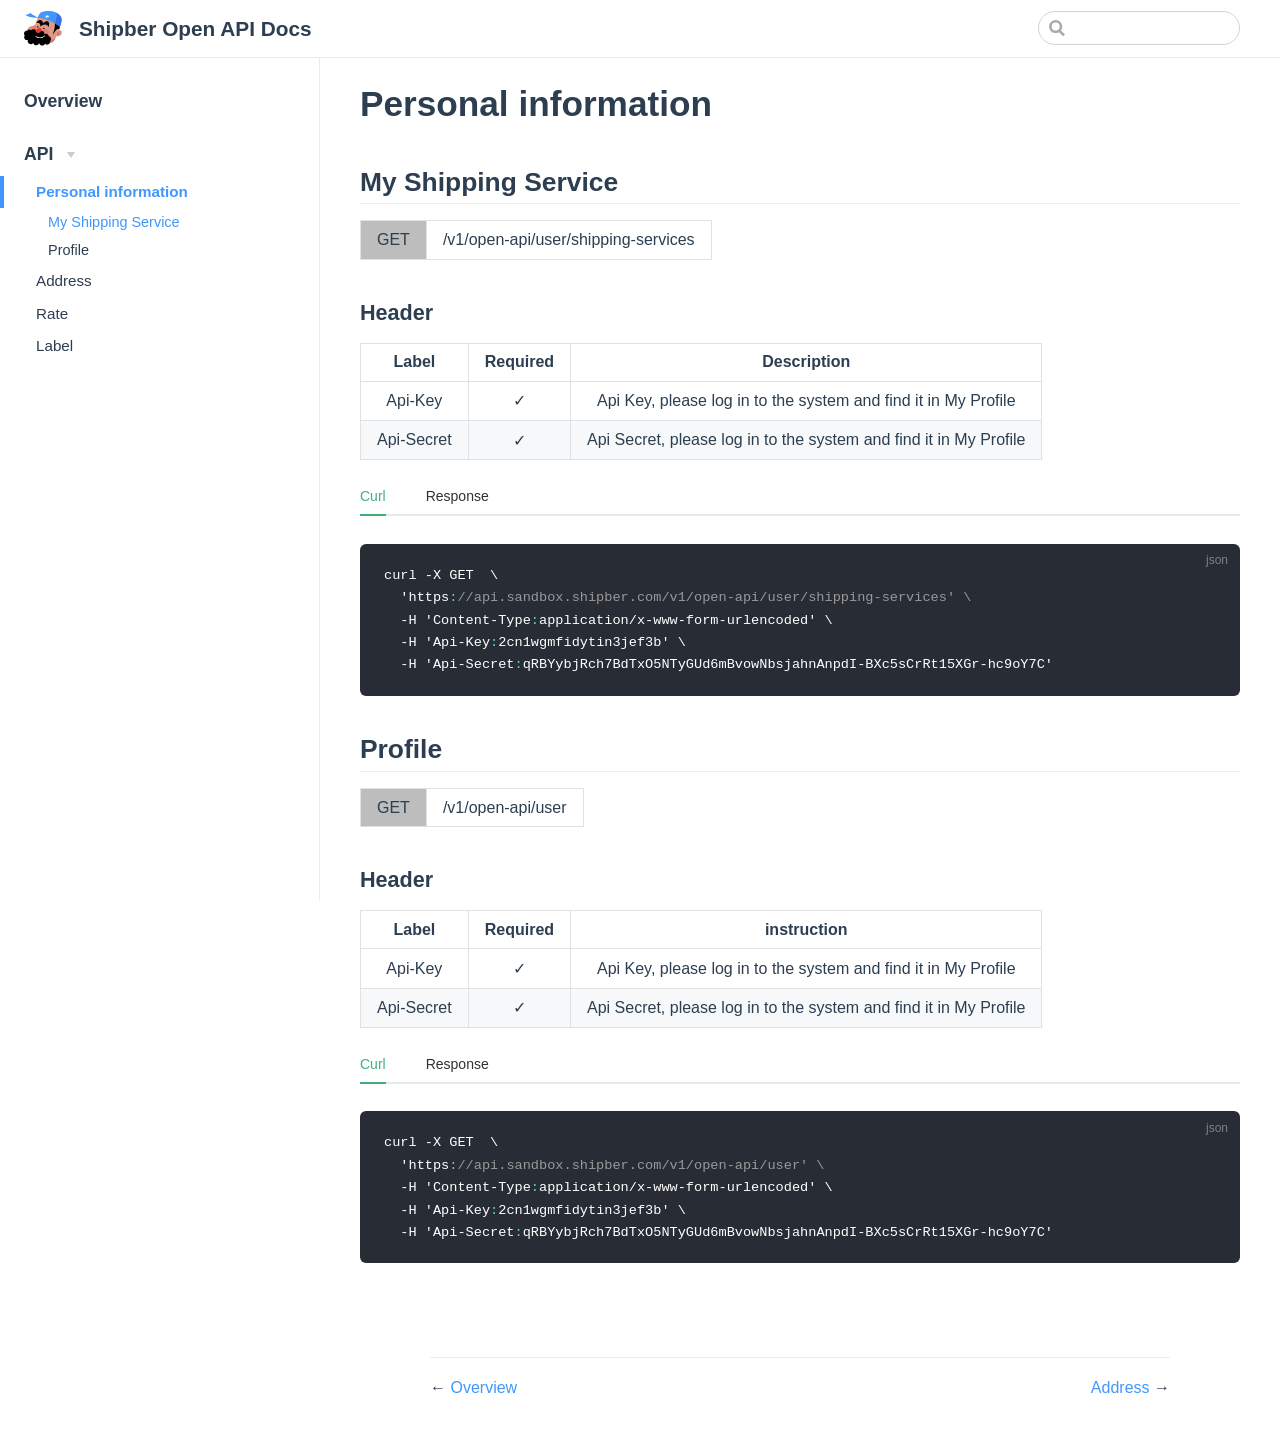
<file: sidebarEn/API/Information.html>
<!DOCTYPE html>
<html lang="en-US">
  <head>
    <meta charset="utf-8">
    <meta name="viewport" content="width=device-width,initial-scale=1">
    <title>Personal information | Shipber Open API Docs</title>
    <meta name="generator" content="VuePress 1.8.2">
    <link rel="icon" href="/images/logo.svg">
    <meta name="description" content="The API is a great way to get data directly to and from Shipber, like creating shipments, updating products, and querying order, shipment and customer data.">
    
    <link rel="preload" href="/assets/css/0.styles.e5ed4e88.css" as="style"><link rel="preload" href="/assets/js/app.7565aa11.js" as="script"><link rel="preload" href="/assets/js/2.f486b162.js" as="script"><link rel="preload" href="/assets/js/16.6fd1d633.js" as="script"><link rel="prefetch" href="/assets/js/10.d6294345.js"><link rel="prefetch" href="/assets/js/11.f2e33c86.js"><link rel="prefetch" href="/assets/js/12.e86d17ef.js"><link rel="prefetch" href="/assets/js/13.25b0f5c2.js"><link rel="prefetch" href="/assets/js/14.0679da0c.js"><link rel="prefetch" href="/assets/js/15.20471c1c.js"><link rel="prefetch" href="/assets/js/17.2346816e.js"><link rel="prefetch" href="/assets/js/18.f7a8372f.js"><link rel="prefetch" href="/assets/js/19.dc53665a.js"><link rel="prefetch" href="/assets/js/3.a5911b6a.js"><link rel="prefetch" href="/assets/js/4.f1e88496.js"><link rel="prefetch" href="/assets/js/5.17948a37.js"><link rel="prefetch" href="/assets/js/6.29039c55.js"><link rel="prefetch" href="/assets/js/7.b6ce8ee0.js"><link rel="prefetch" href="/assets/js/8.91c513e8.js"><link rel="prefetch" href="/assets/js/9.ccfc6b23.js">
    <link rel="stylesheet" href="/assets/css/0.styles.e5ed4e88.css">
  </head>
  <body>
    <div id="app" data-server-rendered="true"><div class="theme-container"><header class="navbar"><div class="sidebar-button"><svg xmlns="http://www.w3.org/2000/svg" aria-hidden="true" role="img" viewBox="0 0 448 512" class="icon"><path fill="currentColor" d="M436 124H12c-6.627 0-12-5.373-12-12V80c0-6.627 5.373-12 12-12h424c6.627 0 12 5.373 12 12v32c0 6.627-5.373 12-12 12zm0 160H12c-6.627 0-12-5.373-12-12v-32c0-6.627 5.373-12 12-12h424c6.627 0 12 5.373 12 12v32c0 6.627-5.373 12-12 12zm0 160H12c-6.627 0-12-5.373-12-12v-32c0-6.627 5.373-12 12-12h424c6.627 0 12 5.373 12 12v32c0 6.627-5.373 12-12 12z"></path></svg></div> <a href="/" class="home-link router-link-active"><img src="/images/logo.svg" alt="Shipber Open API Docs" class="logo"> <span class="site-name can-hide">Shipber Open API Docs</span></a> <div class="links"><div class="search-box"><input aria-label="Search" autocomplete="off" spellcheck="false" value=""> <!----></div> <!----></div></header> <div class="sidebar-mask"></div> <aside class="sidebar"><!---->  <ul class="sidebar-links"><li><a href="/sidebarEn/API/" aria-current="page" class="sidebar-link">Overview</a></li><li><section class="sidebar-group collapsable depth-0"><p class="sidebar-heading open"><span>API</span> <span class="arrow down"></span></p> <ul class="sidebar-links sidebar-group-items"><li><a href="/sidebarEn/API/Information.html" aria-current="page" class="active sidebar-link">Personal information</a><ul class="sidebar-sub-headers"><li class="sidebar-sub-header"><a href="/sidebarEn/API/Information.html#my-shipping-service" class="sidebar-link">My Shipping Service</a></li><li class="sidebar-sub-header"><a href="/sidebarEn/API/Information.html#profile" class="sidebar-link">Profile</a></li></ul></li><li><a href="/sidebarEn/API/Address.html" class="sidebar-link">Address</a></li><li><a href="/sidebarEn/API/Rate.html" class="sidebar-link">Rate</a></li><li><a href="/sidebarEn/API/Label.html" class="sidebar-link">Label</a></li></ul></section></li></ul> </aside> <main class="page"> <div class="theme-default-content content__default"><h1 id="personal-information"><a href="#personal-information" class="header-anchor">#</a> Personal information</h1> <h2 id="my-shipping-service"><a href="#my-shipping-service" class="header-anchor">#</a> My Shipping Service</h2> <table><tr><td bgcolor="#bdbdbd">GET</td><td>/v1/open-api/user/shipping-services</td></tr></table> <h3 id="header"><a href="#header" class="header-anchor">#</a> Header</h3> <table><thead><tr><th style="text-align:center;">Label</th> <th style="text-align:center;">Required</th> <th style="text-align:center;">Description</th></tr></thead> <tbody><tr><td style="text-align:center;">Api-Key</td> <td style="text-align:center;">✓</td> <td style="text-align:center;">Api Key, please log in to the system and find it in My Profile</td></tr> <tr><td style="text-align:center;">Api-Secret</td> <td style="text-align:center;">✓</td> <td style="text-align:center;">Api Secret, please log in to the system and find it in My Profile</td></tr></tbody></table> <div class="el-tabs el-tabs--top"><div class="el-tabs__header is-top"><div class="el-tabs__nav-wrap is-top"><div class="el-tabs__nav-scroll"><div role="tablist" class="el-tabs__nav is-top" style="transform:translateX(-0px);"><div class="el-tabs__active-bar is-top" style="width:0px;transform:translateX(0px);ms-transform:translateX(0px);webkit-transform:translateX(0px);"></div></div></div></div></div><div class="el-tabs__content"><div role="tabpanel" aria-hidden="true" id="pane-null" aria-labelledby="tab-null" class="el-tab-pane" style="display:none;"><div class="language-json extra-class"><pre class="language-json"><code>curl -X GET  \
  'https<span class="token operator">:</span><span class="token comment">//api.sandbox.shipber.com/v1/open-api/user/shipping-services' \</span>
  -H 'Content-Type<span class="token operator">:</span>application/x-www-form-urlencoded' \
  -H 'Api-Key<span class="token operator">:</span>2cn1wgmfidytin3jef3b' \
  -H 'Api-Secret<span class="token operator">:</span>qRBYybjRch7BdTxO5NTyGUd6mBvowNbsjahnAnpdI-BXc5sCrRt15XGr-hc9oY7C'
</code></pre></div></div> <div role="tabpanel" aria-hidden="true" id="pane-null" aria-labelledby="tab-null" class="el-tab-pane" style="display:none;"><div class="language-json extra-class"><pre class="language-json"><code><span class="token punctuation">{</span>
    <span class="token property">&quot;data&quot;</span><span class="token operator">:</span> <span class="token punctuation">[</span><span class="token punctuation">{</span>
        <span class="token property">&quot;carrier&quot;</span><span class="token operator">:</span> <span class="token string">&quot;ups&quot;</span><span class="token punctuation">,</span>
        <span class="token property">&quot;code&quot;</span><span class="token operator">:</span> <span class="token string">&quot;ups_ground&quot;</span><span class="token punctuation">,</span>
        <span class="token property">&quot;addresses&quot;</span><span class="token operator">:</span> <span class="token punctuation">[</span><span class="token punctuation">{</span>
            <span class="token property">&quot;nick_name&quot;</span><span class="token operator">:</span> <span class="token string">&quot;Repository1&quot;</span><span class="token punctuation">,</span>
            <span class="token property">&quot;city&quot;</span><span class="token operator">:</span> <span class="token string">&quot;LOS ANGELES&quot;</span><span class="token punctuation">,</span>
            <span class="token property">&quot;name&quot;</span><span class="token operator">:</span> <span class="token string">&quot;Test Company&quot;</span><span class="token punctuation">,</span>
            <span class="token property">&quot;addresses&quot;</span><span class="token operator">:</span> <span class="token punctuation">[</span><span class="token string">&quot;5353 W IMPERIAL HWY STE 900&quot;</span><span class="token punctuation">]</span><span class="token punctuation">,</span>
            <span class="token property">&quot;telephone&quot;</span><span class="token operator">:</span> <span class="token string">&quot;0123456789&quot;</span><span class="token punctuation">,</span>
            <span class="token property">&quot;postal_code&quot;</span><span class="token operator">:</span> <span class="token string">&quot;90045-6275&quot;</span><span class="token punctuation">,</span>
            <span class="token property">&quot;country_code&quot;</span><span class="token operator">:</span> <span class="token string">&quot;US&quot;</span><span class="token punctuation">,</span>
            <span class="token property">&quot;is_residential&quot;</span><span class="token operator">:</span> <span class="token boolean">false</span><span class="token punctuation">,</span>
            <span class="token property">&quot;state_province_code&quot;</span><span class="token operator">:</span> <span class="token string">&quot;CA&quot;</span>
        <span class="token punctuation">}</span><span class="token punctuation">]</span><span class="token punctuation">,</span>
        <span class="token property">&quot;name&quot;</span><span class="token operator">:</span> <span class="token string">&quot;UPS® Ground&quot;</span>
    <span class="token punctuation">}</span><span class="token punctuation">]</span>
<span class="token punctuation">}</span>

</code></pre></div></div></div></div> <h2 id="profile"><a href="#profile" class="header-anchor">#</a> Profile</h2> <table><tr><td bgcolor="#bdbdbd">GET</td><td>/v1/open-api/user</td></tr></table> <h3 id="header-2"><a href="#header-2" class="header-anchor">#</a> Header</h3> <table><thead><tr><th style="text-align:center;">Label</th> <th style="text-align:center;">Required</th> <th style="text-align:center;">instruction</th></tr></thead> <tbody><tr><td style="text-align:center;">Api-Key</td> <td style="text-align:center;">✓</td> <td style="text-align:center;">Api Key, please log in to the system and find it in My Profile</td></tr> <tr><td style="text-align:center;">Api-Secret</td> <td style="text-align:center;">✓</td> <td style="text-align:center;">Api Secret, please log in to the system and find it in My Profile</td></tr></tbody></table> <div class="el-tabs el-tabs--top"><div class="el-tabs__header is-top"><div class="el-tabs__nav-wrap is-top"><div class="el-tabs__nav-scroll"><div role="tablist" class="el-tabs__nav is-top" style="transform:translateX(-0px);"><div class="el-tabs__active-bar is-top" style="width:0px;transform:translateX(0px);ms-transform:translateX(0px);webkit-transform:translateX(0px);"></div></div></div></div></div><div class="el-tabs__content"><div role="tabpanel" aria-hidden="true" id="pane-null" aria-labelledby="tab-null" class="el-tab-pane" style="display:none;"><div class="language-json extra-class"><pre class="language-json"><code>curl -X GET  \
  'https<span class="token operator">:</span><span class="token comment">//api.sandbox.shipber.com/v1/open-api/user' \</span>
  -H 'Content-Type<span class="token operator">:</span>application/x-www-form-urlencoded' \
  -H 'Api-Key<span class="token operator">:</span>2cn1wgmfidytin3jef3b' \
  -H 'Api-Secret<span class="token operator">:</span>qRBYybjRch7BdTxO5NTyGUd6mBvowNbsjahnAnpdI-BXc5sCrRt15XGr-hc9oY7C'
</code></pre></div></div> <div role="tabpanel" aria-hidden="true" id="pane-null" aria-labelledby="tab-null" class="el-tab-pane" style="display:none;"><div class="language-json extra-class"><pre class="language-json"><code><span class="token punctuation">{</span>
    <span class="token property">&quot;data&quot;</span><span class="token operator">:</span> <span class="token punctuation">{</span>
        <span class="token property">&quot;balance&quot;</span><span class="token operator">:</span> <span class="token string">&quot;99999882.84&quot;</span><span class="token punctuation">,</span>
        <span class="token property">&quot;email&quot;</span><span class="token operator">:</span> <span class="token string">&quot;a1@4pl.com&quot;</span><span class="token punctuation">,</span>
        <span class="token property">&quot;name&quot;</span><span class="token operator">:</span> <span class="token string">&quot;Zack&quot;</span><span class="token punctuation">,</span>
        <span class="token property">&quot;mobile&quot;</span><span class="token operator">:</span> <span class="token string">&quot;0000000000&quot;</span><span class="token punctuation">,</span>
        <span class="token property">&quot;company&quot;</span><span class="token operator">:</span> <span class="token string">&quot;XXXXX&quot;</span><span class="token punctuation">,</span>
        <span class="token property">&quot;address&quot;</span><span class="token operator">:</span> <span class="token string">&quot;SZ&quot;</span>
    <span class="token punctuation">}</span>
<span class="token punctuation">}</span>
</code></pre></div></div></div></div></div> <footer class="page-edit"><!----> <!----></footer> <div class="page-nav"><p class="inner"><span class="prev">
      ←
      <a href="/sidebarEn/API/" class="prev router-link-active">
        Overview
      </a></span> <span class="next"><a href="/sidebarEn/API/Address.html">
        Address
      </a>
      →
    </span></p></div> </main></div><div class="global-ui"></div></div>
    <script src="/assets/js/app.7565aa11.js" defer></script><script src="/assets/js/2.f486b162.js" defer></script><script src="/assets/js/16.6fd1d633.js" defer></script>
  </body>
</html>
</file>
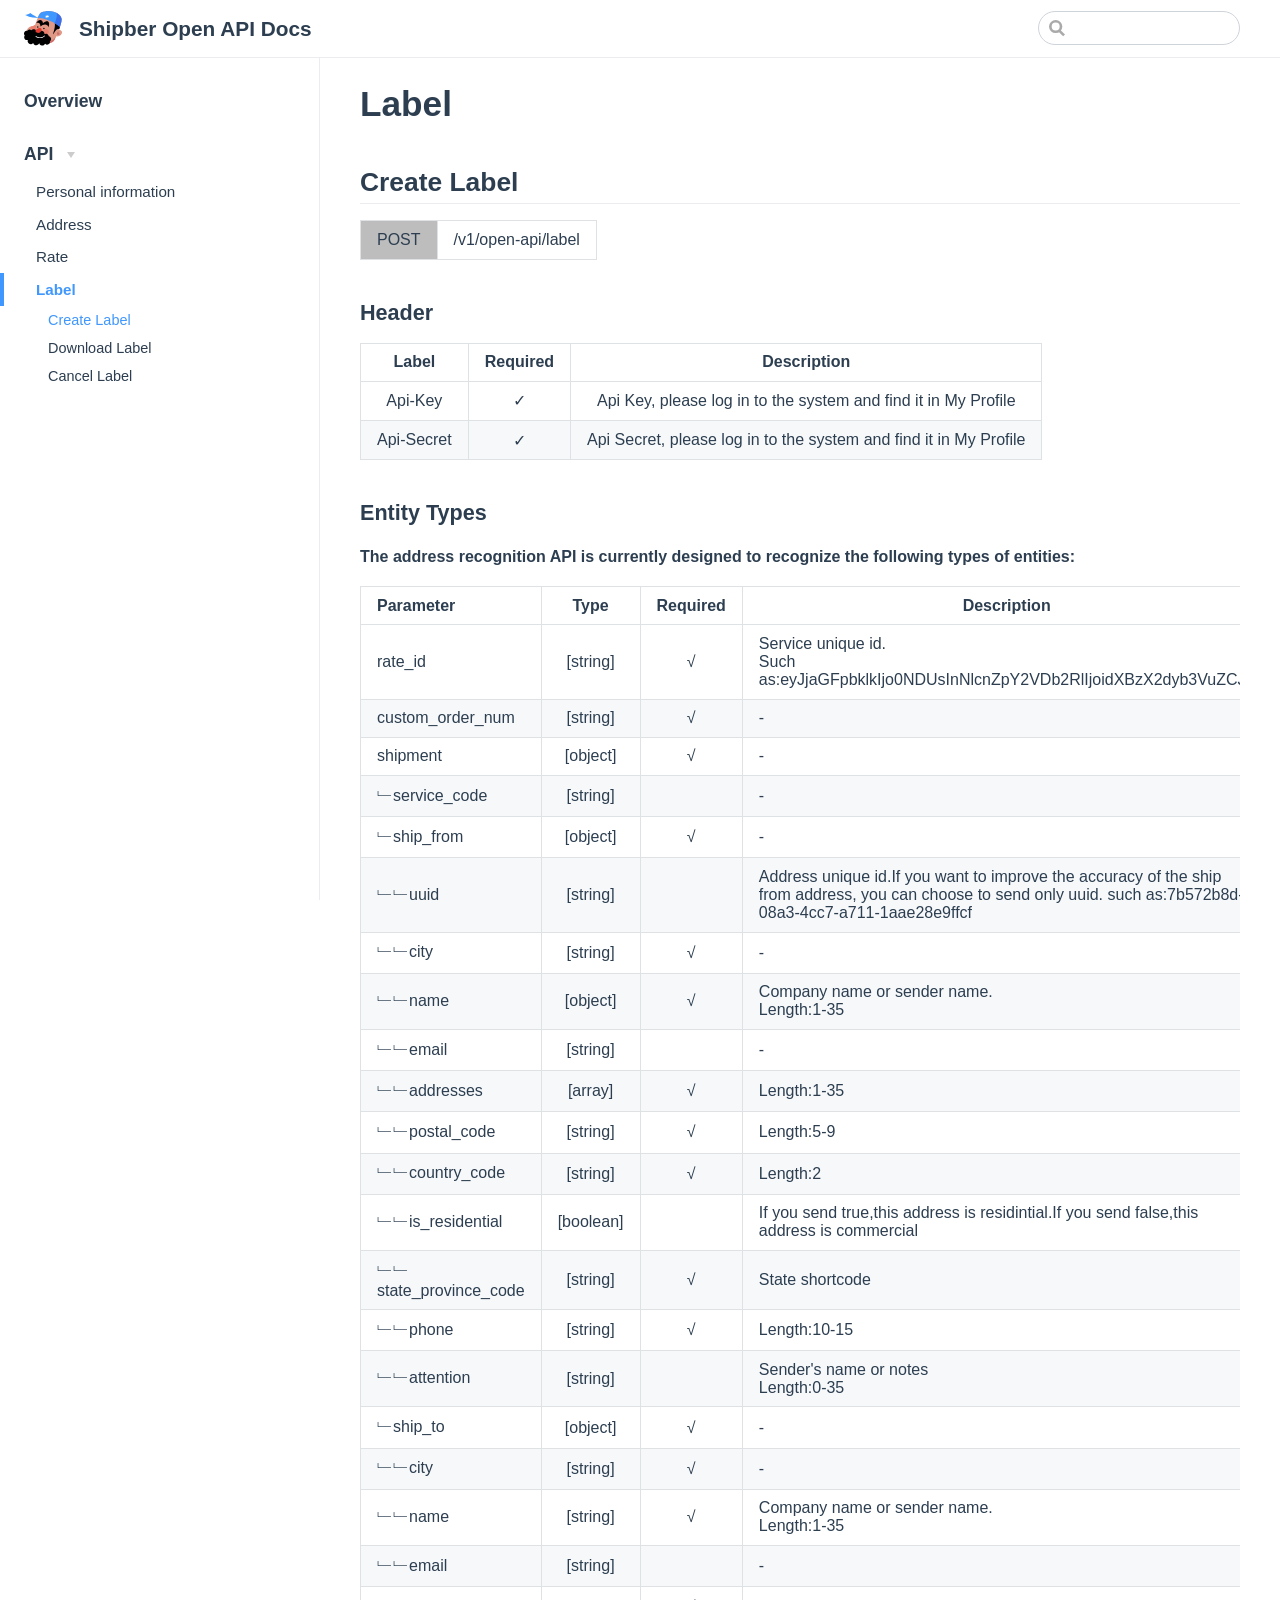
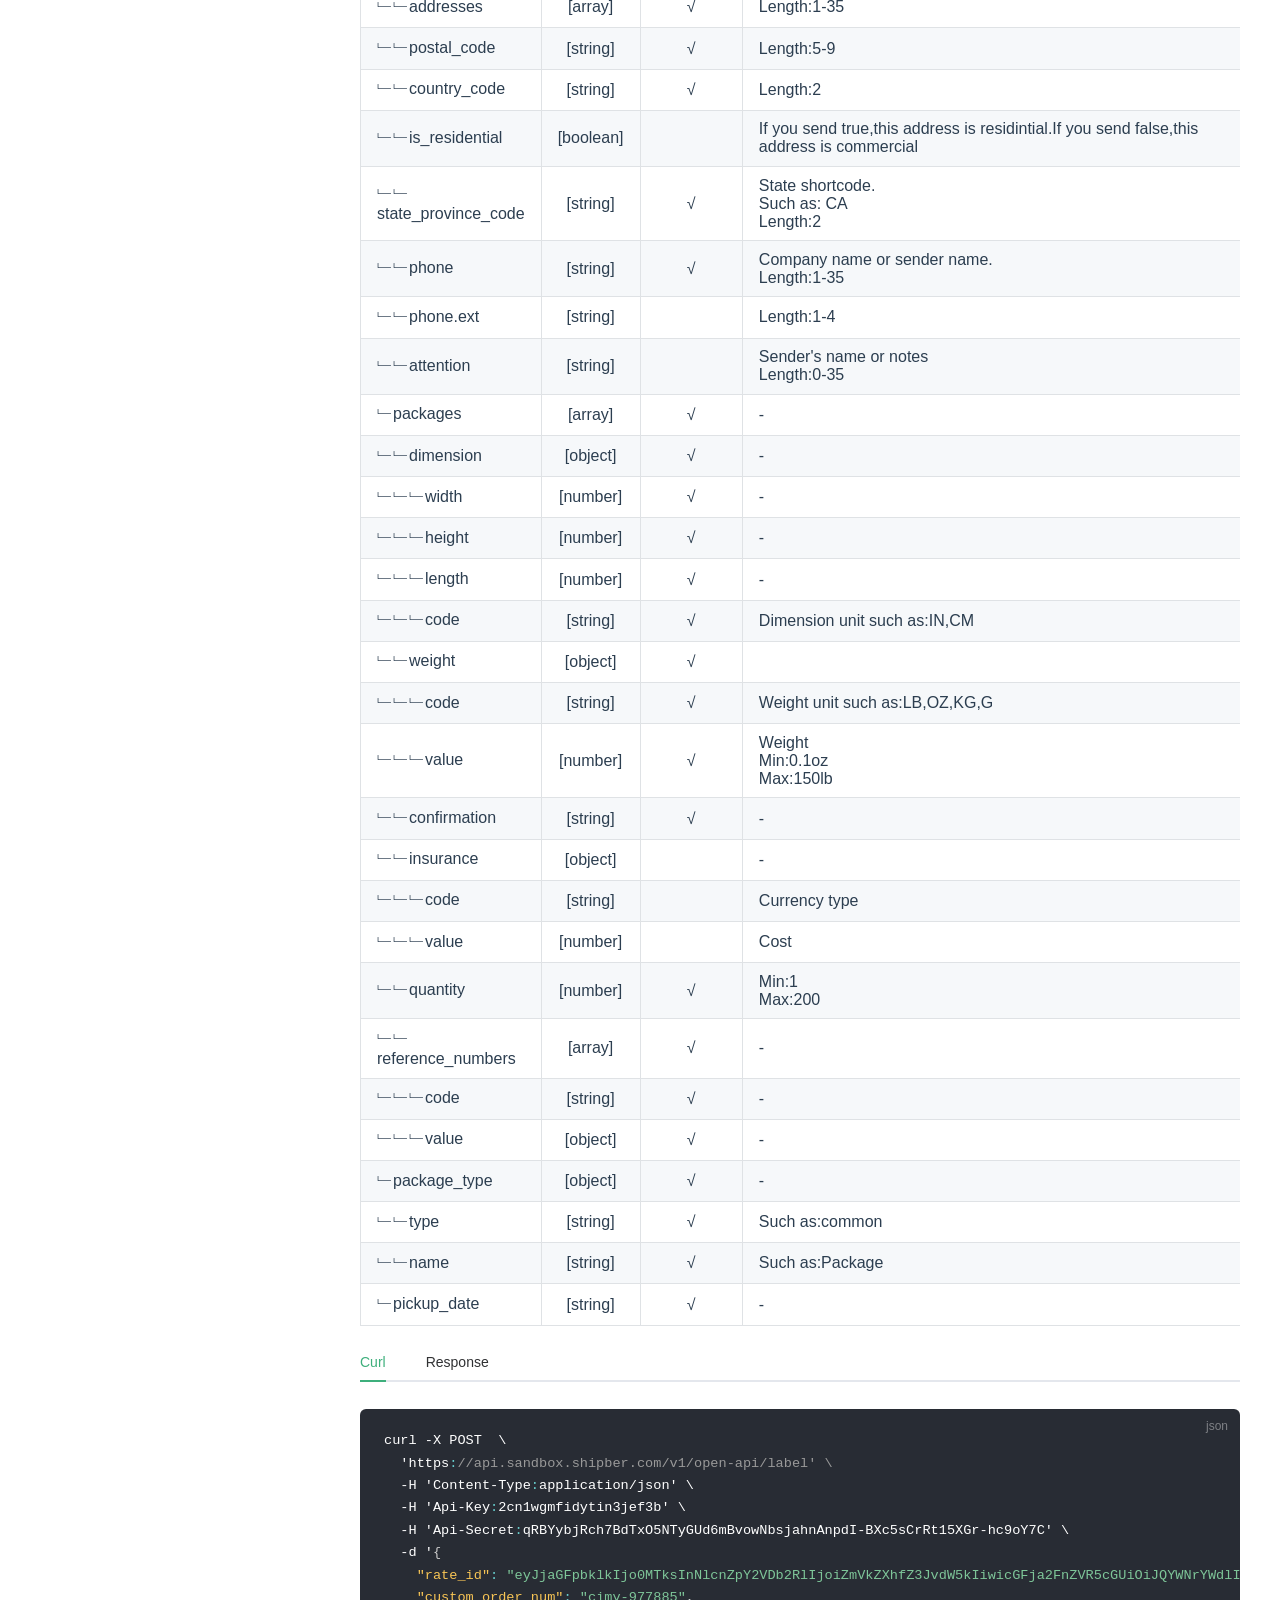
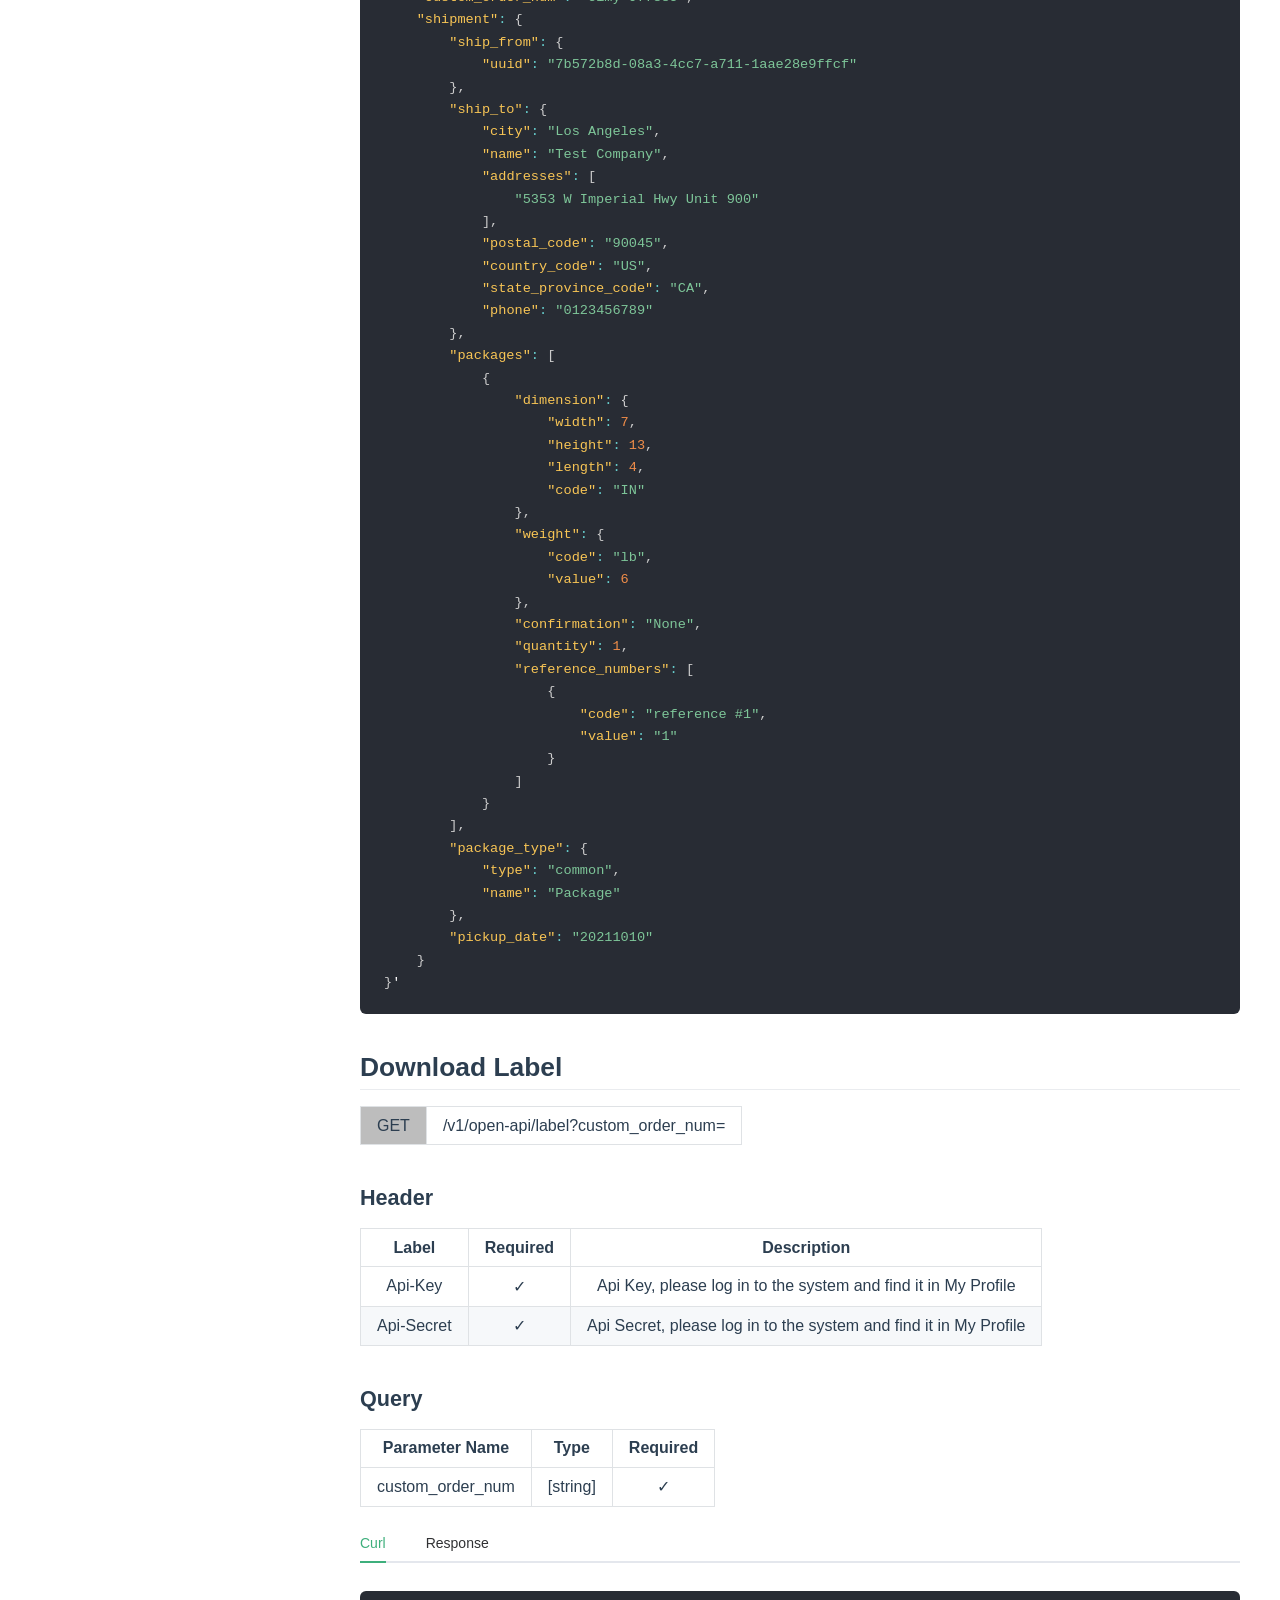
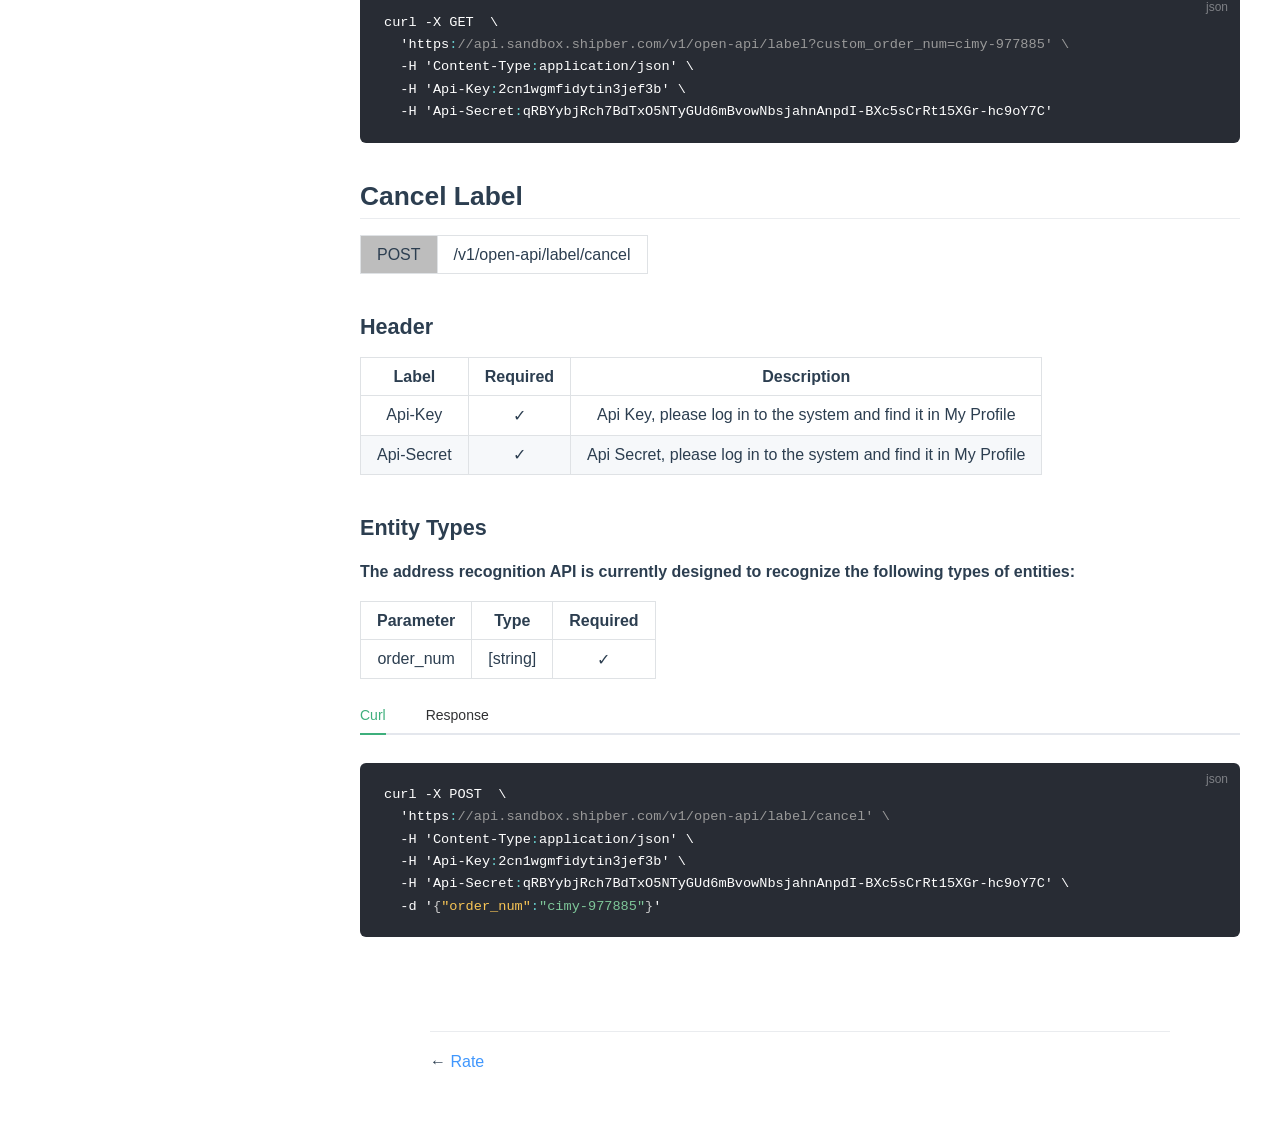
<file: sidebarEn/API/Label.html>
<!DOCTYPE html>
<html lang="en-US">
  <head>
    <meta charset="utf-8">
    <meta name="viewport" content="width=device-width,initial-scale=1">
    <title>Label | Shipber Open API Docs</title>
    <meta name="generator" content="VuePress 1.8.2">
    <link rel="icon" href="/images/logo.svg">
    <meta name="description" content="The API is a great way to get data directly to and from Shipber, like creating shipments, updating products, and querying order, shipment and customer data.">
    
    <link rel="preload" href="/assets/css/0.styles.e5ed4e88.css" as="style"><link rel="preload" href="/assets/js/app.7565aa11.js" as="script"><link rel="preload" href="/assets/js/2.f486b162.js" as="script"><link rel="preload" href="/assets/js/17.2346816e.js" as="script"><link rel="prefetch" href="/assets/js/10.d6294345.js"><link rel="prefetch" href="/assets/js/11.f2e33c86.js"><link rel="prefetch" href="/assets/js/12.e86d17ef.js"><link rel="prefetch" href="/assets/js/13.25b0f5c2.js"><link rel="prefetch" href="/assets/js/14.0679da0c.js"><link rel="prefetch" href="/assets/js/15.20471c1c.js"><link rel="prefetch" href="/assets/js/16.6fd1d633.js"><link rel="prefetch" href="/assets/js/18.f7a8372f.js"><link rel="prefetch" href="/assets/js/19.dc53665a.js"><link rel="prefetch" href="/assets/js/3.a5911b6a.js"><link rel="prefetch" href="/assets/js/4.f1e88496.js"><link rel="prefetch" href="/assets/js/5.17948a37.js"><link rel="prefetch" href="/assets/js/6.29039c55.js"><link rel="prefetch" href="/assets/js/7.b6ce8ee0.js"><link rel="prefetch" href="/assets/js/8.91c513e8.js"><link rel="prefetch" href="/assets/js/9.ccfc6b23.js">
    <link rel="stylesheet" href="/assets/css/0.styles.e5ed4e88.css">
  </head>
  <body>
    <div id="app" data-server-rendered="true"><div class="theme-container"><header class="navbar"><div class="sidebar-button"><svg xmlns="http://www.w3.org/2000/svg" aria-hidden="true" role="img" viewBox="0 0 448 512" class="icon"><path fill="currentColor" d="M436 124H12c-6.627 0-12-5.373-12-12V80c0-6.627 5.373-12 12-12h424c6.627 0 12 5.373 12 12v32c0 6.627-5.373 12-12 12zm0 160H12c-6.627 0-12-5.373-12-12v-32c0-6.627 5.373-12 12-12h424c6.627 0 12 5.373 12 12v32c0 6.627-5.373 12-12 12zm0 160H12c-6.627 0-12-5.373-12-12v-32c0-6.627 5.373-12 12-12h424c6.627 0 12 5.373 12 12v32c0 6.627-5.373 12-12 12z"></path></svg></div> <a href="/" class="home-link router-link-active"><img src="/images/logo.svg" alt="Shipber Open API Docs" class="logo"> <span class="site-name can-hide">Shipber Open API Docs</span></a> <div class="links"><div class="search-box"><input aria-label="Search" autocomplete="off" spellcheck="false" value=""> <!----></div> <!----></div></header> <div class="sidebar-mask"></div> <aside class="sidebar"><!---->  <ul class="sidebar-links"><li><a href="/sidebarEn/API/" aria-current="page" class="sidebar-link">Overview</a></li><li><section class="sidebar-group collapsable depth-0"><p class="sidebar-heading open"><span>API</span> <span class="arrow down"></span></p> <ul class="sidebar-links sidebar-group-items"><li><a href="/sidebarEn/API/Information.html" class="sidebar-link">Personal information</a></li><li><a href="/sidebarEn/API/Address.html" class="sidebar-link">Address</a></li><li><a href="/sidebarEn/API/Rate.html" class="sidebar-link">Rate</a></li><li><a href="/sidebarEn/API/Label.html" aria-current="page" class="active sidebar-link">Label</a><ul class="sidebar-sub-headers"><li class="sidebar-sub-header"><a href="/sidebarEn/API/Label.html#create-label" class="sidebar-link">Create Label</a></li><li class="sidebar-sub-header"><a href="/sidebarEn/API/Label.html#download-label" class="sidebar-link">Download Label</a></li><li class="sidebar-sub-header"><a href="/sidebarEn/API/Label.html#cancel-label" class="sidebar-link">Cancel Label</a></li></ul></li></ul></section></li></ul> </aside> <main class="page"> <div class="theme-default-content content__default"><h1 id="label"><a href="#label" class="header-anchor">#</a> Label</h1> <h2 id="create-label"><a href="#create-label" class="header-anchor">#</a> Create Label</h2> <table><tr><td bgcolor="#bdbdbd">POST</td><td>/v1/open-api/label</td></tr></table> <h3 id="header"><a href="#header" class="header-anchor">#</a> Header</h3> <table><thead><tr><th style="text-align:center;">Label</th> <th style="text-align:center;">Required</th> <th style="text-align:center;">Description</th></tr></thead> <tbody><tr><td style="text-align:center;">Api-Key</td> <td style="text-align:center;">✓</td> <td style="text-align:center;">Api Key, please log in to the system and find it in My Profile</td></tr> <tr><td style="text-align:center;">Api-Secret</td> <td style="text-align:center;">✓</td> <td style="text-align:center;">Api Secret, please log in to the system and find it in My Profile</td></tr></tbody></table> <h3 id="entity-types"><a href="#entity-types" class="header-anchor">#</a> Entity Types</h3> <p><strong>The address recognition API is currently designed to recognize the following types of entities:</strong></p> <table><thead><tr><th style="text-align:left;">Parameter</th> <th style="text-align:center;">Type</th> <th style="text-align:center;">Required</th> <th>Description</th></tr></thead> <tbody><tr><td style="text-align:left;">rate_id</td> <td style="text-align:center;">[string]</td> <td style="text-align:center;">√</td> <td>Service unique id.<br>Such as:eyJjaGFpbklkIjo0NDUsInNlcnZpY2VDb2RlIjoidXBzX2dyb3VuZCJ9</td></tr> <tr><td style="text-align:left;">custom_order_num</td> <td style="text-align:center;">[string]</td> <td style="text-align:center;">√</td> <td>-</td></tr> <tr><td style="text-align:left;">shipment</td> <td style="text-align:center;">[object]</td> <td style="text-align:center;">√</td> <td>-</td></tr> <tr><td style="text-align:left;">﹂service_code</td> <td style="text-align:center;">[string]</td> <td style="text-align:center;"></td> <td>-</td></tr> <tr><td style="text-align:left;">﹂ship_from</td> <td style="text-align:center;">[object]</td> <td style="text-align:center;">√</td> <td>-</td></tr> <tr><td style="text-align:left;">﹂﹂uuid</td> <td style="text-align:center;">[string]</td> <td style="text-align:center;"></td> <td>Address unique id.If you want to improve the accuracy of the ship from address, you can choose to send only uuid. such as:7b572b8d-08a3-4cc7-a711-1aae28e9ffcf</td></tr> <tr><td style="text-align:left;">﹂﹂city</td> <td style="text-align:center;">[string]</td> <td style="text-align:center;">√</td> <td>-</td></tr> <tr><td style="text-align:left;">﹂﹂name</td> <td style="text-align:center;">[object]</td> <td style="text-align:center;">√</td> <td>Company name or sender name.<br>Length:1-35</td></tr> <tr><td style="text-align:left;">﹂﹂email</td> <td style="text-align:center;">[string]</td> <td style="text-align:center;"></td> <td>-</td></tr> <tr><td style="text-align:left;">﹂﹂addresses</td> <td style="text-align:center;">[array]</td> <td style="text-align:center;">√</td> <td>Length:1-35</td></tr> <tr><td style="text-align:left;">﹂﹂postal_code</td> <td style="text-align:center;">[string]</td> <td style="text-align:center;">√</td> <td>Length:5-9</td></tr> <tr><td style="text-align:left;">﹂﹂country_code</td> <td style="text-align:center;">[string]</td> <td style="text-align:center;">√</td> <td>Length:2</td></tr> <tr><td style="text-align:left;">﹂﹂is_residential</td> <td style="text-align:center;">[boolean]</td> <td style="text-align:center;"></td> <td>If you send true,this address is residintial.If you send false,this address is commercial</td></tr> <tr><td style="text-align:left;">﹂﹂state_province_code</td> <td style="text-align:center;">[string]</td> <td style="text-align:center;">√</td> <td>State shortcode</td></tr> <tr><td style="text-align:left;">﹂﹂phone</td> <td style="text-align:center;">[string]</td> <td style="text-align:center;">√</td> <td>Length:10-15</td></tr> <tr><td style="text-align:left;">﹂﹂attention</td> <td style="text-align:center;">[string]</td> <td style="text-align:center;"></td> <td>Sender's name or notes<br>Length:0-35</td></tr> <tr><td style="text-align:left;">﹂ship_to</td> <td style="text-align:center;">[object]</td> <td style="text-align:center;">√</td> <td>-</td></tr> <tr><td style="text-align:left;">﹂﹂city</td> <td style="text-align:center;">[string]</td> <td style="text-align:center;">√</td> <td>-</td></tr> <tr><td style="text-align:left;">﹂﹂name</td> <td style="text-align:center;">[string]</td> <td style="text-align:center;">√</td> <td>Company name or sender name.<br>Length:1-35</td></tr> <tr><td style="text-align:left;">﹂﹂email</td> <td style="text-align:center;">[string]</td> <td style="text-align:center;"></td> <td>-</td></tr> <tr><td style="text-align:left;">﹂﹂addresses</td> <td style="text-align:center;">[array]</td> <td style="text-align:center;">√</td> <td>Length:1-35</td></tr> <tr><td style="text-align:left;">﹂﹂postal_code</td> <td style="text-align:center;">[string]</td> <td style="text-align:center;">√</td> <td>Length:5-9</td></tr> <tr><td style="text-align:left;">﹂﹂country_code</td> <td style="text-align:center;">[string]</td> <td style="text-align:center;">√</td> <td>Length:2</td></tr> <tr><td style="text-align:left;">﹂﹂is_residential</td> <td style="text-align:center;">[boolean]</td> <td style="text-align:center;"></td> <td>If you send true,this address is residintial.If you send false,this address is commercial</td></tr> <tr><td style="text-align:left;">﹂﹂state_province_code</td> <td style="text-align:center;">[string]</td> <td style="text-align:center;">√</td> <td>State shortcode.<br>Such as: CA<br>Length:2</td></tr> <tr><td style="text-align:left;">﹂﹂phone</td> <td style="text-align:center;">[string]</td> <td style="text-align:center;">√</td> <td>Company name or sender name.<br>Length:1-35</td></tr> <tr><td style="text-align:left;">﹂﹂phone.ext</td> <td style="text-align:center;">[string]</td> <td style="text-align:center;"></td> <td>Length:1-4</td></tr> <tr><td style="text-align:left;">﹂﹂attention</td> <td style="text-align:center;">[string]</td> <td style="text-align:center;"></td> <td>Sender's name or notes<br>Length:0-35</td></tr> <tr><td style="text-align:left;">﹂packages</td> <td style="text-align:center;">[array]</td> <td style="text-align:center;">√</td> <td>-</td></tr> <tr><td style="text-align:left;">﹂﹂dimension</td> <td style="text-align:center;">[object]</td> <td style="text-align:center;">√</td> <td>-</td></tr> <tr><td style="text-align:left;">﹂﹂﹂width</td> <td style="text-align:center;">[number]</td> <td style="text-align:center;">√</td> <td>-</td></tr> <tr><td style="text-align:left;">﹂﹂﹂height</td> <td style="text-align:center;">[number]</td> <td style="text-align:center;">√</td> <td>-</td></tr> <tr><td style="text-align:left;">﹂﹂﹂length</td> <td style="text-align:center;">[number]</td> <td style="text-align:center;">√</td> <td>-</td></tr> <tr><td style="text-align:left;">﹂﹂﹂code</td> <td style="text-align:center;">[string]</td> <td style="text-align:center;">√</td> <td>Dimension unit such as:IN,CM</td></tr> <tr><td style="text-align:left;">﹂﹂weight</td> <td style="text-align:center;">[object]</td> <td style="text-align:center;">√</td> <td></td></tr> <tr><td style="text-align:left;">﹂﹂﹂code</td> <td style="text-align:center;">[string]</td> <td style="text-align:center;">√</td> <td>Weight unit such as:LB,OZ,KG,G</td></tr> <tr><td style="text-align:left;">﹂﹂﹂value</td> <td style="text-align:center;">[number]</td> <td style="text-align:center;">√</td> <td>Weight<br>Min:0.1oz<br>Max:150lb</td></tr> <tr><td style="text-align:left;">﹂﹂confirmation</td> <td style="text-align:center;">[string]</td> <td style="text-align:center;">√</td> <td>-</td></tr> <tr><td style="text-align:left;">﹂﹂insurance</td> <td style="text-align:center;">[object]</td> <td style="text-align:center;"></td> <td>-</td></tr> <tr><td style="text-align:left;">﹂﹂﹂code</td> <td style="text-align:center;">[string]</td> <td style="text-align:center;"></td> <td>Currency type</td></tr> <tr><td style="text-align:left;">﹂﹂﹂value</td> <td style="text-align:center;">[number]</td> <td style="text-align:center;"></td> <td>Cost</td></tr> <tr><td style="text-align:left;">﹂﹂quantity</td> <td style="text-align:center;">[number]</td> <td style="text-align:center;">√</td> <td>Min:1<br>Max:200</td></tr> <tr><td style="text-align:left;">﹂﹂reference_numbers</td> <td style="text-align:center;">[array]</td> <td style="text-align:center;">√</td> <td>-</td></tr> <tr><td style="text-align:left;">﹂﹂﹂code</td> <td style="text-align:center;">[string]</td> <td style="text-align:center;">√</td> <td>-</td></tr> <tr><td style="text-align:left;">﹂﹂﹂value</td> <td style="text-align:center;">[object]</td> <td style="text-align:center;">√</td> <td>-</td></tr> <tr><td style="text-align:left;">﹂package_type</td> <td style="text-align:center;">[object]</td> <td style="text-align:center;">√</td> <td>-</td></tr> <tr><td style="text-align:left;">﹂﹂type</td> <td style="text-align:center;">[string]</td> <td style="text-align:center;">√</td> <td>Such as:common</td></tr> <tr><td style="text-align:left;">﹂﹂name</td> <td style="text-align:center;">[string]</td> <td style="text-align:center;">√</td> <td>Such as:Package</td></tr> <tr><td style="text-align:left;">﹂pickup_date</td> <td style="text-align:center;">[string]</td> <td style="text-align:center;">√</td> <td>-</td></tr></tbody></table> <div class="el-tabs el-tabs--top"><div class="el-tabs__header is-top"><div class="el-tabs__nav-wrap is-top"><div class="el-tabs__nav-scroll"><div role="tablist" class="el-tabs__nav is-top" style="transform:translateX(-0px);"><div class="el-tabs__active-bar is-top" style="width:0px;transform:translateX(0px);ms-transform:translateX(0px);webkit-transform:translateX(0px);"></div></div></div></div></div><div class="el-tabs__content"><div role="tabpanel" aria-hidden="true" id="pane-null" aria-labelledby="tab-null" class="el-tab-pane" style="display:none;"><div class="language-json extra-class"><pre class="language-json"><code>curl -X POST  \
  'https<span class="token operator">:</span><span class="token comment">//api.sandbox.shipber.com/v1/open-api/label' \</span>
  -H 'Content-Type<span class="token operator">:</span>application/json' \
  -H 'Api-Key<span class="token operator">:</span>2cn1wgmfidytin3jef3b' \
  -H 'Api-Secret<span class="token operator">:</span>qRBYybjRch7BdTxO5NTyGUd6mBvowNbsjahnAnpdI-BXc5sCrRt15XGr-hc9oY7C' \
  -d '<span class="token punctuation">{</span>
    <span class="token property">&quot;rate_id&quot;</span><span class="token operator">:</span> <span class="token string">&quot;eyJjaGFpbklkIjo0MTksInNlcnZpY2VDb2RlIjoiZmVkZXhfZ3JvdW5kIiwicGFja2FnZVR5cGUiOiJQYWNrYWdlIn0&quot;</span><span class="token punctuation">,</span>
    <span class="token property">&quot;custom_order_num&quot;</span><span class="token operator">:</span> <span class="token string">&quot;cimy-977885&quot;</span><span class="token punctuation">,</span>
    <span class="token property">&quot;shipment&quot;</span><span class="token operator">:</span> <span class="token punctuation">{</span>
        <span class="token property">&quot;ship_from&quot;</span><span class="token operator">:</span> <span class="token punctuation">{</span>
            <span class="token property">&quot;uuid&quot;</span><span class="token operator">:</span> <span class="token string">&quot;7b572b8d-08a3-4cc7-a711-1aae28e9ffcf&quot;</span>
        <span class="token punctuation">}</span><span class="token punctuation">,</span>
        <span class="token property">&quot;ship_to&quot;</span><span class="token operator">:</span> <span class="token punctuation">{</span>
            <span class="token property">&quot;city&quot;</span><span class="token operator">:</span> <span class="token string">&quot;Los Angeles&quot;</span><span class="token punctuation">,</span>
            <span class="token property">&quot;name&quot;</span><span class="token operator">:</span> <span class="token string">&quot;Test Company&quot;</span><span class="token punctuation">,</span>
            <span class="token property">&quot;addresses&quot;</span><span class="token operator">:</span> <span class="token punctuation">[</span>
                <span class="token string">&quot;5353 W Imperial Hwy Unit 900&quot;</span>
            <span class="token punctuation">]</span><span class="token punctuation">,</span>
            <span class="token property">&quot;postal_code&quot;</span><span class="token operator">:</span> <span class="token string">&quot;90045&quot;</span><span class="token punctuation">,</span>
            <span class="token property">&quot;country_code&quot;</span><span class="token operator">:</span> <span class="token string">&quot;US&quot;</span><span class="token punctuation">,</span>
            <span class="token property">&quot;state_province_code&quot;</span><span class="token operator">:</span> <span class="token string">&quot;CA&quot;</span><span class="token punctuation">,</span>
            <span class="token property">&quot;phone&quot;</span><span class="token operator">:</span> <span class="token string">&quot;0123456789&quot;</span>
        <span class="token punctuation">}</span><span class="token punctuation">,</span>
        <span class="token property">&quot;packages&quot;</span><span class="token operator">:</span> <span class="token punctuation">[</span>
            <span class="token punctuation">{</span>
                <span class="token property">&quot;dimension&quot;</span><span class="token operator">:</span> <span class="token punctuation">{</span>
                    <span class="token property">&quot;width&quot;</span><span class="token operator">:</span> <span class="token number">7</span><span class="token punctuation">,</span>
                    <span class="token property">&quot;height&quot;</span><span class="token operator">:</span> <span class="token number">13</span><span class="token punctuation">,</span>
                    <span class="token property">&quot;length&quot;</span><span class="token operator">:</span> <span class="token number">4</span><span class="token punctuation">,</span>
                    <span class="token property">&quot;code&quot;</span><span class="token operator">:</span> <span class="token string">&quot;IN&quot;</span>
                <span class="token punctuation">}</span><span class="token punctuation">,</span>
                <span class="token property">&quot;weight&quot;</span><span class="token operator">:</span> <span class="token punctuation">{</span>
                    <span class="token property">&quot;code&quot;</span><span class="token operator">:</span> <span class="token string">&quot;lb&quot;</span><span class="token punctuation">,</span>
                    <span class="token property">&quot;value&quot;</span><span class="token operator">:</span> <span class="token number">6</span>
                <span class="token punctuation">}</span><span class="token punctuation">,</span>
                <span class="token property">&quot;confirmation&quot;</span><span class="token operator">:</span> <span class="token string">&quot;None&quot;</span><span class="token punctuation">,</span>
                <span class="token property">&quot;quantity&quot;</span><span class="token operator">:</span> <span class="token number">1</span><span class="token punctuation">,</span>
                <span class="token property">&quot;reference_numbers&quot;</span><span class="token operator">:</span> <span class="token punctuation">[</span>
                    <span class="token punctuation">{</span>
                        <span class="token property">&quot;code&quot;</span><span class="token operator">:</span> <span class="token string">&quot;reference #1&quot;</span><span class="token punctuation">,</span>
                        <span class="token property">&quot;value&quot;</span><span class="token operator">:</span> <span class="token string">&quot;1&quot;</span>
                    <span class="token punctuation">}</span>
                <span class="token punctuation">]</span>
            <span class="token punctuation">}</span>
        <span class="token punctuation">]</span><span class="token punctuation">,</span>
        <span class="token property">&quot;package_type&quot;</span><span class="token operator">:</span> <span class="token punctuation">{</span>
            <span class="token property">&quot;type&quot;</span><span class="token operator">:</span> <span class="token string">&quot;common&quot;</span><span class="token punctuation">,</span>
            <span class="token property">&quot;name&quot;</span><span class="token operator">:</span> <span class="token string">&quot;Package&quot;</span>
        <span class="token punctuation">}</span><span class="token punctuation">,</span>
        <span class="token property">&quot;pickup_date&quot;</span><span class="token operator">:</span> <span class="token string">&quot;20211010&quot;</span>
    <span class="token punctuation">}</span>
<span class="token punctuation">}</span>'
</code></pre></div></div> <div role="tabpanel" aria-hidden="true" id="pane-null" aria-labelledby="tab-null" class="el-tab-pane" style="display:none;"><div class="language-json extra-class"><pre class="language-json"><code><span class="token punctuation">{</span>
    <span class="token property">&quot;data&quot;</span><span class="token operator">:</span> <span class="token punctuation">{</span>
        <span class="token property">&quot;status&quot;</span><span class="token operator">:</span> <span class="token string">&quot;Printing&quot;</span><span class="token punctuation">,</span>
        <span class="token property">&quot;order_num&quot;</span><span class="token operator">:</span> <span class="token string">&quot;ST161853120081597000&quot;</span><span class="token punctuation">,</span>
        <span class="token property">&quot;shipment&quot;</span><span class="token operator">:</span> <span class="token punctuation">{</span>
            <span class="token property">&quot;ship_from&quot;</span><span class="token operator">:</span> <span class="token punctuation">{</span>
                <span class="token property">&quot;city&quot;</span><span class="token operator">:</span> <span class="token string">&quot;Los Angeles&quot;</span><span class="token punctuation">,</span>
                <span class="token property">&quot;name&quot;</span><span class="token operator">:</span> <span class="token string">&quot;Test Company&quot;</span><span class="token punctuation">,</span>
                <span class="token property">&quot;email&quot;</span><span class="token operator">:</span> <span class="token string">&quot;123456@gmail.com&quot;</span><span class="token punctuation">,</span>
                <span class="token property">&quot;addresses&quot;</span><span class="token operator">:</span> <span class="token punctuation">[</span><span class="token string">&quot;5353 W Imperial Hwy Unit 900&quot;</span><span class="token punctuation">]</span><span class="token punctuation">,</span>
                <span class="token property">&quot;postal_code&quot;</span><span class="token operator">:</span> <span class="token string">&quot;90045&quot;</span><span class="token punctuation">,</span>
                <span class="token property">&quot;country_code&quot;</span><span class="token operator">:</span> <span class="token string">&quot;US&quot;</span><span class="token punctuation">,</span>
                <span class="token property">&quot;is_residential&quot;</span><span class="token operator">:</span> <span class="token boolean">true</span><span class="token punctuation">,</span>
                <span class="token property">&quot;state_province_code&quot;</span><span class="token operator">:</span> <span class="token string">&quot;CA&quot;</span><span class="token punctuation">,</span>
                <span class="token property">&quot;attention&quot;</span><span class="token operator">:</span> <span class="token string">&quot;&quot;</span><span class="token punctuation">,</span>
                <span class="token property">&quot;phone&quot;</span><span class="token operator">:</span> <span class="token string">&quot;0123456789&quot;</span>
            <span class="token punctuation">}</span><span class="token punctuation">,</span>
            <span class="token property">&quot;ship_to&quot;</span><span class="token operator">:</span> <span class="token punctuation">{</span>
                <span class="token property">&quot;country_code&quot;</span><span class="token operator">:</span> <span class="token string">&quot;US&quot;</span><span class="token punctuation">,</span>
                <span class="token property">&quot;phone&quot;</span><span class="token operator">:</span> <span class="token string">&quot;8888888888&quot;</span><span class="token punctuation">,</span>
                <span class="token property">&quot;name&quot;</span><span class="token operator">:</span> <span class="token string">&quot;Test Company&quot;</span><span class="token punctuation">,</span>
                <span class="token property">&quot;addresses&quot;</span><span class="token operator">:</span> <span class="token punctuation">[</span><span class="token string">&quot;3326 HEMLOCK WAY&quot;</span><span class="token punctuation">]</span><span class="token punctuation">,</span>
                <span class="token property">&quot;city&quot;</span><span class="token operator">:</span> <span class="token string">&quot;WINNABOW &quot;</span><span class="token punctuation">,</span>
                <span class="token property">&quot;state_province_code&quot;</span><span class="token operator">:</span> <span class="token string">&quot;NC&quot;</span><span class="token punctuation">,</span>
                <span class="token property">&quot;postal_code&quot;</span><span class="token operator">:</span> <span class="token string">&quot;28479&quot;</span><span class="token punctuation">,</span>
                <span class="token property">&quot;attention&quot;</span><span class="token operator">:</span> <span class="token string">&quot;&quot;</span>
            <span class="token punctuation">}</span><span class="token punctuation">,</span>
            <span class="token property">&quot;packages&quot;</span><span class="token operator">:</span> <span class="token punctuation">[</span><span class="token punctuation">{</span>
                <span class="token property">&quot;dimension&quot;</span><span class="token operator">:</span> <span class="token punctuation">{</span>
                    <span class="token property">&quot;width&quot;</span><span class="token operator">:</span> <span class="token number">7</span><span class="token punctuation">,</span>
                    <span class="token property">&quot;height&quot;</span><span class="token operator">:</span> <span class="token number">13</span><span class="token punctuation">,</span>
                    <span class="token property">&quot;length&quot;</span><span class="token operator">:</span> <span class="token number">4</span><span class="token punctuation">,</span>
                    <span class="token property">&quot;code&quot;</span><span class="token operator">:</span> <span class="token string">&quot;IN&quot;</span>
                <span class="token punctuation">}</span><span class="token punctuation">,</span>
                <span class="token property">&quot;weight&quot;</span><span class="token operator">:</span> <span class="token punctuation">{</span>
                    <span class="token property">&quot;code&quot;</span><span class="token operator">:</span> <span class="token string">&quot;LBS&quot;</span><span class="token punctuation">,</span>
                    <span class="token property">&quot;value&quot;</span><span class="token operator">:</span> <span class="token number">6</span>
                <span class="token punctuation">}</span><span class="token punctuation">,</span>
                <span class="token property">&quot;confirmation&quot;</span><span class="token operator">:</span> <span class="token string">&quot;Delivery&quot;</span><span class="token punctuation">,</span>
                <span class="token property">&quot;insurance&quot;</span><span class="token operator">:</span> <span class="token punctuation">{</span>
                    <span class="token property">&quot;code&quot;</span><span class="token operator">:</span> <span class="token string">&quot;USD&quot;</span><span class="token punctuation">,</span>
                    <span class="token property">&quot;value&quot;</span><span class="token operator">:</span> <span class="token number">20</span>
                <span class="token punctuation">}</span><span class="token punctuation">,</span>
                <span class="token property">&quot;quantity&quot;</span><span class="token operator">:</span> <span class="token number">1</span>
            <span class="token punctuation">}</span><span class="token punctuation">]</span><span class="token punctuation">,</span>
            <span class="token property">&quot;package_type&quot;</span><span class="token operator">:</span> <span class="token punctuation">{</span>
                <span class="token property">&quot;type&quot;</span><span class="token operator">:</span> <span class="token string">&quot;common&quot;</span><span class="token punctuation">,</span>
                <span class="token property">&quot;name&quot;</span><span class="token operator">:</span> <span class="token string">&quot;Package&quot;</span>
            <span class="token punctuation">}</span><span class="token punctuation">,</span>
            <span class="token property">&quot;pickup_date&quot;</span><span class="token operator">:</span> <span class="token string">&quot;20210416&quot;</span><span class="token punctuation">,</span>
            <span class="token property">&quot;service_code&quot;</span><span class="token operator">:</span> <span class="token string">&quot;fedex_ground&quot;</span>
        <span class="token punctuation">}</span><span class="token punctuation">,</span>
        <span class="token property">&quot;created_at&quot;</span><span class="token operator">:</span> <span class="token string">&quot;2021-04-16T04:30:28.632Z&quot;</span><span class="token punctuation">,</span>
        <span class="token property">&quot;custom_order_num&quot;</span><span class="token operator">:</span> <span class="token string">&quot;cimy-15913&quot;</span>
    <span class="token punctuation">}</span>
<span class="token punctuation">}</span>
</code></pre></div></div></div></div> <h2 id="download-label"><a href="#download-label" class="header-anchor">#</a> Download Label</h2> <table><tr><td bgcolor="#bdbdbd">GET</td><td>/v1/open-api/label?custom_order_num=</td></tr></table> <h3 id="header-2"><a href="#header-2" class="header-anchor">#</a> Header</h3> <table><thead><tr><th style="text-align:center;">Label</th> <th style="text-align:center;">Required</th> <th style="text-align:center;">Description</th></tr></thead> <tbody><tr><td style="text-align:center;">Api-Key</td> <td style="text-align:center;">✓</td> <td style="text-align:center;">Api Key, please log in to the system and find it in My Profile</td></tr> <tr><td style="text-align:center;">Api-Secret</td> <td style="text-align:center;">✓</td> <td style="text-align:center;">Api Secret, please log in to the system and find it in My Profile</td></tr></tbody></table> <h3 id="query"><a href="#query" class="header-anchor">#</a> Query</h3> <table><thead><tr><th style="text-align:center;">Parameter Name</th> <th style="text-align:center;">Type</th> <th style="text-align:center;">Required</th></tr></thead> <tbody><tr><td style="text-align:center;">custom_order_num</td> <td style="text-align:center;">[string]</td> <td style="text-align:center;">✓</td></tr></tbody></table> <div class="el-tabs el-tabs--top"><div class="el-tabs__header is-top"><div class="el-tabs__nav-wrap is-top"><div class="el-tabs__nav-scroll"><div role="tablist" class="el-tabs__nav is-top" style="transform:translateX(-0px);"><div class="el-tabs__active-bar is-top" style="width:0px;transform:translateX(0px);ms-transform:translateX(0px);webkit-transform:translateX(0px);"></div></div></div></div></div><div class="el-tabs__content"><div role="tabpanel" aria-hidden="true" id="pane-null" aria-labelledby="tab-null" class="el-tab-pane" style="display:none;"><div class="language-json extra-class"><pre class="language-json"><code>curl -X GET  \
  'https<span class="token operator">:</span><span class="token comment">//api.sandbox.shipber.com/v1/open-api/label?custom_order_num=cimy-977885' \</span>
  -H 'Content-Type<span class="token operator">:</span>application/json' \
  -H 'Api-Key<span class="token operator">:</span>2cn1wgmfidytin3jef3b' \
  -H 'Api-Secret<span class="token operator">:</span>qRBYybjRch7BdTxO5NTyGUd6mBvowNbsjahnAnpdI-BXc5sCrRt15XGr-hc9oY7C'
</code></pre></div></div> <div role="tabpanel" aria-hidden="true" id="pane-null" aria-labelledby="tab-null" class="el-tab-pane" style="display:none;"><div class="language-json extra-class"><pre class="language-json"><code><span class="token punctuation">{</span>
    <span class="token property">&quot;data&quot;</span><span class="token operator">:</span> <span class="token punctuation">{</span>
        <span class="token property">&quot;order_num&quot;</span><span class="token operator">:</span> <span class="token string">&quot;ST1618444800208768&quot;</span><span class="token punctuation">,</span>
        <span class="token property">&quot;create_at&quot;</span><span class="token operator">:</span> <span class="token string">&quot;2021-04-15T08:47:08.045Z&quot;</span><span class="token punctuation">,</span>
        <span class="token property">&quot;custom_order_num&quot;</span><span class="token operator">:</span> <span class="token string">&quot;FBAguang-April12992&quot;</span><span class="token punctuation">,</span>
        <span class="token property">&quot;status&quot;</span><span class="token operator">:</span> <span class="token string">&quot;Printed&quot;</span><span class="token punctuation">,</span>
        <span class="token property">&quot;shipment&quot;</span><span class="token operator">:</span> <span class="token punctuation">{</span>
            <span class="token property">&quot;packages&quot;</span><span class="token operator">:</span> <span class="token punctuation">[</span><span class="token punctuation">{</span>
                <span class="token property">&quot;identifier&quot;</span><span class="token operator">:</span> <span class="token punctuation">{</span>
                    <span class="token property">&quot;tracking_id_type&quot;</span><span class="token operator">:</span> <span class="token string">&quot;FEDEX&quot;</span><span class="token punctuation">,</span>
                    <span class="token property">&quot;identification_number&quot;</span><span class="token operator">:</span> <span class="token string">&quot;&quot;</span><span class="token punctuation">,</span>
                    <span class="token property">&quot;tracking_number&quot;</span><span class="token operator">:</span> <span class="token string">&quot;786002536837&quot;</span><span class="token punctuation">,</span>
                    <span class="token property">&quot;master_tracking_id_type&quot;</span><span class="token operator">:</span> <span class="token string">&quot;FEDEX&quot;</span><span class="token punctuation">,</span>
                    <span class="token property">&quot;master_tracking_number&quot;</span><span class="token operator">:</span> <span class="token string">&quot;786002536837&quot;</span>
                <span class="token punctuation">}</span><span class="token punctuation">,</span>
                <span class="token property">&quot;label_data&quot;</span><span class="token operator">:</span> <span class="token string">&quot;[base64]/u/aZ2Id5/HoWmwFrMAkE2pM39M0EChaq3iBzC27P39LSIiIiIiIiIiIiIin87X/+PdKkRERET+Dp6vRERERPbi+UpERERkL56vRERERPbi+UpERERkL56vRERERPbi+UpERERkL56vRGQjXzU5AOYMs3ntujUREY5fHhHZyPT5Kp+dQqTnKxF5IH555hibBveLi8ScbjH3KBE5ffIPA/jBaRyEJ7S2E3krrbt8uCSv5U8FL109q62HEKbKMXMuZC8T3Q43t4ofL+BT13o+4QP5Xxh5XHmtwxG+MGg41UnuAvclsgh5T6un9PDhP40M7+/Eqy1PINzicDdPn4HDtEQJLH34ALcewiz11EtVa0KJrNNt9XjXqqlxfLzga3+OHAZ//[base64]/mqsgCzHYpc7CpZ66skt3H6SQk7FM9zuH2Qbded5fm0Dg/f4AFoJW9pC9XXM/PgbLP7cskuuvd0YhZu93xwHH950kieOS9BwAt5CRcMO5CnfJXkNsZ34XAvyDHfZ5+mw+2j2nTcTX4X1X0MAVXkRPLTtZWY/PhxYafxlYaXPoS2+EbcQ7fP+abn8fHidPlpzvGXMM/i03X6vueKXDDsAMwmcjVfBSEg5MlVXq6r19Dd5BdBDgPVDSU3eu6wUT2uh8/huCQ/6t34w6mwds6yrDPR5/xsh4dkvPi5tqpFxl+eJZInSz0lCPiZn4jM3YB2qqI5XmQ7p+8R/NrnPC8fli/PV38F8njkPaiVnKz6/rFfhIWHv3x5Sk8faRIfvP8kGPSNuIfpPh/esipyvKiehGptGD98XyZGWpDlUGTuxji72C6RSzn9pISHnOf5OXt4XQXIwyFPQnVDyTNz+CmGj8dLZP7lnLzTeOL9UNjXsOMEqbKFxT6/3MQcM1608oe6I6d5Fp8ushyKPH0lYen85p6qFdnC3C4zsZUc7ib/rsN2I09mvFlkJI9/D88MXBWCuapqbXiMQ0I4+DLydQTxKyus9/nn4wEDWg/[base64]/3oZGWN+/tKd5eGQo8LEI9SqOFF6nFo/86wYz8+8r8A9dL824TaFp6666JbLAlphiw9YTji+aCHJ6bs/vfY0ich29m5nP8fh5jJG5r1GHsXpGan7/Jze7tOEL6Vh9cO1XMlpH7jOCSWyhYlWV9+68NRVF61avOI4Wz2oVX7yImS1XCR3AS0cmg0lRESew+GnPn/i+MLx+0w+0aelV2Tz+FPv1dqWDNmF3RYRkecQjhbrJ5yXmO6x5wrZPJ7Yz2vd7u/EhouIyHO4c1dyB5Tr8OkSEZFHcc/G5PYnl+IDJiIij8LzlfwBfMBe4H/OvuVP20VEZOTqr6hfabma6Wes+1N2XzWH2eDIRK0s+9Tgz7DDuodT2UhQHgSLiIjIM5nbxKtD0ThIYuZGyJJq8JC5hOFINne+4sEiIiLyTPaer3adpg7zw99cIpLIQh7GT5untRaPiCIiIvIEPF+th3m+EhERkZ9MnK+qc87GP4nL56uW4L1/jOj5SkRERE55yPnquzg+5cHpWlXY6Q+W33++mvsNRhEREXkjnq/+hZGfTr/hfDVyKl5EREQeRXcHD3/c9q7zVT6NrP/BHwzz969ERETkPybOV9VvsFx0vhpPL93zybokEnbR+SrHi4iIyAO54fevFk8pnq88X4mIiPwuWuer0xPUFaeUw/HFsxxZyLN5vhIREZGfeL6a03n4y2mRrYoiIiLycPaer8aY1oGhNT4WOvTSckf+FPLlR84Of1psnIKSVvSLiIjIQ+Dnqxw2HjMmDhgT4xO18vHmMFt1ljtMnvWMssdTGUkiIiIij8VNXERERGQvnq9ERERE9uL5SkR2cfhn3/f/Ybd/wi4ib+e3fILCT0adfsYPDeb4bq0sY6LW28nCJuw81qls5PBF2HjfT5NcVFdEpMvc94d8u/IO26r7Vf+0OUlyqCQk/PrfUxOpladCwmrqZ9pT/YeOxiaf6v8ppkoecq44lb/H9ht9mvDww+LzJiJvYeLjEzbfl8HTSFI95K9mc4lWwi3nK5hw1/mqa+HFe7fhE61zv/sE3nW+Ohz0kRORm+l+efLm+zLSOtjMVTz93rZkTNeqpqZrhchs6jTtygGy2wHuVP4eN5+vwjnK85WI3M/bz1dh/FQGOVzB/KcngS2/eQVr5UjPV/IrgMehcCJ6eTjJkpa2wxKHszA+F2rVWnEnIk+g+1HqhlXXh/FdJV8D07K/zk4CoVaemqj1cv0Sebi81cOcOSw5DeCr3Cz+PPmVDG/u4ezpmx7Kwerj+GHp0/hQKK99mZ2wJiLPofXm8s/X6fVE2jEefoVO838V542fg6FWngoJs9TD69PBKvNYaAw7vUE/WzG6rhbO3RT57YRvy+FJ43BVmOLlxrDD6odP9akeaGRlLbQmIo+i9ebCyGrbDR9bKOD77PRyaCfnzwn/DYZaramQ8Bu07nRwNHUIadTXD6pVc62rBuUvUT2E5ODRSkhmSfUsjEg9FQ/XvsxCayLyKFpvLvx8VSPhywMFkODTY0OY7Z4ETqdWTh2nRynS2NbUafCcHc9Xn0k+X40cBpCEZDaE/Xy8TyvyM1JlFq4NqkTkV9B6efnnq/qkTKdtCeCrxk9cq+jpVEiYa1XCqi9wJSMUmmjUnJ1uV+VvUH1bDj8R4VhymvB0Fh5swlQ31aGLibWnrkXksbRe3vD5CjE/PymttLvCeN3uSeB0avrUMX57g+DTzhxmC+MTmqedyl+l+rZ0vznhTDJGnla87Xy1MptVicivoPvytk4FLwErH1u+R6+cmrafH+4/X536CmeqtziVvwo/X4WDRz6TkIoh4cvI6ZnnVM+u2Z8jvikiv5Tu+9s6FbwETO+zOS2XR4pWx4+QJOc/Pc/wqbefr4KGCTvyt8nnq5eTRnXwyGeSnJmM/PwlP/N0lZ8GhxFfFpFfysT7y7fRl/GwNfNyYTZ8z1sJwwezqnX6XZ2Yyi545OkN+qmBZCDGuVP5q4Qb/TUQZg/Hc9GQPFSvlFQjudbh7EStYFZEnszc+1t9T+CS8N2DC6vvWFV6V8J7pqo+EHfdtD+n3tUE+ZPke52fh9On6LRujqxekK+jb0U18u8aqq2u+YiI/CJ8hUVEJrj64+nHWeRX4yssIjKB5ysRCfgKi4hMcN3Hk/wxqIg8HN9iEZEJrj5fXZFZRG7DF/k/1pvwVXCdvO1VRLZw+hbAqe7al5hqIQkO4zfDZYTIual1ttTtKsxPyMqsSIvWg0Q+fadpf061wqrqp6qgtdZ4ngoxcwlP85zqnzAoMkd+Ja+bfQmrVJHgMH4zXEa3Id38E2yp+xKZV93wdIlAWk/R6afp68duTl4rHrai6pQcX317SdotCQ+/A920lUe/IbKd0/f65bF8+YZMrw1J/[base64]/zVFAVbgQpl/vDZ0UmaD1C4U05vVgMy29fS+1hAGkC7xUPW0yYvzbfZx3mUkUgh5vj+Jgdjq+sPYwZf3lYImcYy1Uj0MVpcGWkOzsKrqg6Fnp4qKHqYZ7KHYMeD2d39VZkgtYjFN6U04stYXOqyELSBNirVj9hMPFyGJM7TDKLLDK3/y6u/blHh/MAyU923l37eGuX/+kReslTo+XDJoR+LtY9neU3vfrlnAaRCVqPUHhTTi+2hM2pIrOkCbBXrX7C4Om6VQ9hb0XWIXvipbPVeWBu+ekImR0ha6sMp92AU6PlXT2EdU9nc7nvor3dKrCWSKb1CIU3pbr4dz2OzIVNqKpmw5sYsp22C/aTJ1yJqaq0qousML0F75p9CavG4fLTETJbfXlOa70syWuD4Kw8XJw2Z6Xu6Wwu9zOG9KfVeZEurUfoMPLlER0j/z3nY56JsAlVhFaJ/D2ZKEe+GKfxeXCcHRsucgXTW/Cu2cWzAdl5V/bxGzLDqdHyrh7CuqezudyuKnO1RF5oPUKHkS8vXTW4K2xCFaFVIn9PJsqdriLxeXCcHRsuss7eE8LKDrjrbEDq3uOxOxsE5wzh4mVhaGCIeRnnvuAt+zmSZ6EGkQlaj9Dha3L4y/CQr4d1VRHyO8vjSelWwmo2t24cr4r6AZG95K3zcDb/Eq6tlHzH/3MBl5/[base64]/Epsg0viMiIhv5kI/qh9gUmcZ3RERkI3/+o+qfoIkQfE1ERDby5z+qf96gyBZ8U0RERET24vlKREREZC+er0RERET24vlKREREZC+er0RERET24vlKREREZC+er0RERET24vlKREREZC+er0RERET24vlKREREZC+er0RERET24vlKREREZC+er0RERET24vlKRDZy8yfl6/+4ueLV+XOVluuccGU2iPkaIFJF/hI++SKyEc9Xi5nJsYS7zglXZrMYz1ciPvkispE7Pyn/ar2l6BVpD08plQCi5GdMzt+dfZFNlIt8FL4FIrIRz1cb0+ajy6mSvQeqrNDzlcgLvgUishHPV9M5w28QHY68/XxVKXFbEfluvghfAy+zLxeHGbraqpe6ElOVePluVMlJ/jAr8uGQ1yG/OPyd+hdWfSVyrZ/jVYaQeaOd1jckaD5NO37K5mazkrH50JrIX6L7XoeRny8mzwAjDwtVC6uvXLV8/DhwYWSJyOcAN/18esknlsNCh78M2bqzvNCEneyUuz5N+3NkZTYH596KfAitJ/8w8ms4t+T3fWOhsHaMyctfPg5dbaerRD4EsuO/7Mt5m4aFqi1+4pffR4cHInLaDv8Or7ToUO2W2VbzRT6E1mN/GPnzJQphp1MThcLaMeZ0eSs/Hxf5KPbu+LzQ6cHjiqPFLjvTkaTb1TlnY4tO9bfurMjfoPtBC4PkfMK/Ieuz48chLyf6yXKRT4bs+GHk6wetQqc7fvfwMNKN5Hb4d/jU5mH8qZHK2uFsXkhki3wCrcd+jHx5H6uwkGEi8vRFPgw7lUf0k+Uin0z+pJCtmZxJDo8NWw4PIXk3smvndOrUde7VRBMOZ4MM4kLkQ2g99vlt+gLnk9YrVmnL7/WhJCLvC39dF32J/GHyJyXs2q1Up/t7LtSdnYucsEPKBdctDdMtCjKyQShS5G/QfTfD8vGCZJhQmJP8nD28Dl8AmH/64yby58lvRGtP7+7XWw4PrdlddogjGJOncjZuravT76R8IK3H/jDy5/sYwk6neOmcpPqenMoj+g9n/W6I/IOcIl428YkDyelJgxweVn651864NoyQVhA9h174bNBwWlfkE2g9+YeRP1+iEHY6xavnJOMnAi6fy//t10PkB18FISAsDyXyVD4tVDqJyO12WpLmGlIJaIkP+lfWivxVWk/+YeQXPsDkqYlCcO3X/31vc/Lp/KdLRD6Hw0NC2HxDhlwiT1VFq0Jc5HY7VarTumTqVAAUn/UfBsC1In+V1sNfvYDVBcwwXQiu/ff9JMkn8pNVIvJkPAaIyF4Wz1eHx5L189UYuXj++Wkzu5jLf7pKRJ7Dy3fP32YRke10z1f5t6+rMDKVy2UZ+fh0Ku/UJsmfp0Q+hPBSn77Ltwg8qHtzdRH5BPywiMhG+Pkq/x+Ze3R6uBKRi/DbIiIbgeerw4ONnyMR+TP4QRORjbTOV63lIiK/CL9mIrIRz1ciIt9+zURkK4vnKxGRv4FfORHZyNzPt9+lTkTkJvy4ichG+Pnq++ivEN6iUUTkcvymichGWuern+MesUTkL+EHTUQ2MnG+egnwiyQifwC/ZiKykZXzFYwREXk+fs1EZCOLf3/QL5KI/A38monIRqo/43sZ93wlIn8bv2YispdwvuqOiIj8UvygichevmpI2Ltki4hsxA+aiFwBPDV5shKRP4mfNREREZG9eL4SkZ+EP90TERER+V28+2D1//PuNoiIiIhs490HKxEREREREREREREREREREREREZlh7ifE/PkxERERkYru+cqf0hcRERFpkQ9L+cR1vToRERGR30c4KZE/LrxYnYiIiMjv4/R8NbFQRERE5JOZ/h0qfwtLRERE5JB8vppbKyIiIvLJeL4SERER2YvnKxEREZG9eL4SERER2YvnKxEREZG9eL4SERER2cv0+cp/n0FERETkEP99UREREZG9nJ6v5v71UREREZGPZeIfafdwJSIiIhLgP2f1wm0KRURERH4X/O8JergSEREREREREREREREREREREREREREREREREREREREREREREREREREREREREREREREREZG3UP2XCu/8b+t08/vf/REREZEn8/bzVSv/u06AIiIiIpz3nq9a+d94CBQRERGZ5uazCi9XnaM8X4mIiMjDef75Kkx5xBIREZEHAg8q8A/mQlj3D/[base64]/[base64]/mfVAgyIiIn8bt78/xkNONQ+RISIiciduf3+VJ9xZf/NKREQ+Cne9P88TbrHnKxER+QR+bnZueX+bNx5svgbu1yAiInI1h9ucu97fxvOViIjIdVS7m7ve3+Yh56v7q4uIiNyDv38lIiIichH+/JWIiIjIRfjHNyIiIiIX4UFLRERE5CI8YomIiIis45lKREREZC+er0RERES6jP/SY+DdYkVERER+DdXxyTOViIiIyAr+E6MiIiIiV/DzTOX5SkRERGQL/hPuIiIiIlfgz7SLiIiIzDEeovxZdxEREZEVPF+JiIiI7MXzlYiIiMhe/sb5Cv5TqHvDXiJbOvns+T/8+r9/[base64]/taSXL3KXGVoNWFsIImcUy4iIvJGqg3rZfyesBXBYbZVLhwA8tmAVzmNnMhP2v7dP6KEDKezOdtEE1rKRUTkt/MnP/hwL5sLW9ko+Q7eFTkGH+7vi1Xu7Nj6ESVn6ObPa6vgl/huE0RE5JcyfvB/+xYA9zK+5YXTQnff5Ds4XBIyHB4eFqusd4yznmRccnjvQvw4xfXkWiIi8rcZv/m/dBf4GlgJO4yvMvDdM6yt8swFw+vDhUR/K4z359TLXJKcs5IdHBFT453qihcRkd/L+M3/pbsA3Mha+91h5OG+OZEQJpkLhteHC4n+VhhcVSXJlieUvMwSkeMsETMtW0REfjvjZ/+XbgRwF+abdRXGB0n1Q1pLDoPh9eFCor8VBldVSbJlrmRcftqWrP9Uz7RsERH57RzuGm9Rsgu4o52GVQHTu+1pTKvcaQZy3a0yFzZ3wPj6X+ZSZeOnbclFiZg57yIi8ts53DXeomQj66eFcWc/XbW+2x7Otjbo6sBwepBY71gImztjHN6Cbqps/LQto5JDoAAREfkcTveO37hBQM1VWHZ9umpa2OFsq/8vwf+ux8G5Ki2PueK4BNaabsi4MM+OdgJEgIiIfA5kj3gscAtu7dSn+2YrWysm6wlpq+B/16fd4FVOIyfyt5a0GvJ9dkPz7BhQcVodqhURkb8H2S8eBdyC+U7d2jShGB5zONu6I5Xx027wKrk/1exFS07Vfu87X+Xkp9WJVBER+fOc7jsPYVR4KLsbli2T/HDh6WzrFrwEH97EjVWqJGOelSVcwKnaLKylAca0GisiIp/GYzeIr5q9YV/FMSxv0JVaPpslVcIO126vQoL5qvVe5chcZULDXp0iIvLHyNviv5g7JbVY2d9PA1rBXCqfPVX1dfv56jT+1D5ZkrORcqEJ3VmSf2JWRET+Kof75mnY05jb3/Ns6wwA+zOxF5+q+qrPV3CkWyWsajUhL1kPGMu1Argp0qLTJCIi8mcIOwKJFBEREZEX8m8OwEgRERER+Uc+NX397x8qXS9HRERE5NdDfnYFRoqIiIjIf8AjlucrEREREc7p32/yL0CJiIiIcDw4iYiIiOzFf4pBREREZC+er0RERET24vlKREREZC+er0RERET24vlKREREZC+er0RERET28oV5t1IREREREREREflE4J8P+vtXIiIiIhDPVyIiIiJ78XwlIiIishfPVyIiIiJ78XwlIiIishfPVyIiIiJ78XwlIiIishf/fVEREREREREREXks1R8F+ttWIiIiInMc/vDVy6CnLBEREREOPEp5xBIRERGBjOcrGCkiIiIih3i+EhEREdmL5ysRERGRvbz8PcHw81e3SxMRERH5reR/StSfbBcRERFZwX/2SkREROQ6/FdGRURERC7FI5aIiIgIh/w+lecrEREREQj/J9zvUiQiIiLyi+H/NRzPVyIiIiIE/geCnq9ERERECPnU9PIPYV0vR0REROTXc3pq+hfg+UpEREQEAo9Ynq9EREREOKf/gqj/xKiIiIgI5/C/Pxj+i4QiIiIisgWPWCIiIiJ78XwlIiIishfPVyIiIiJ78XwlIiIisgV/vl1ERERERERERB6C/zKDiIiIyC7COcojloiIiMgE/L9CKCIiIiKnwLOTRywRERERiOcrERERkb14vhIRERHZi+crERERkb14vhIRERHZS/XPXvkPYYmIiIiIiIiIyEMYf2/K37kSERERmebwcHU6IiIiIiKH8KOURywRERERgucrERERkb386vNV9eNh+YfHxnEyclp3YslKzNzf8STxu7raNXiaoeV0evlElTE43KDT3nZ9iYh8Mj+/nNO7DPxKT2gLv1zJfDVktwqzZCTfiKoolwo1V2EV3YVEai5xqvx7oUUtp6eloUFeZQwLqcaEK75ERD6Z6tsbgqc//hMf58MkiznvAfbqdFUYOTR+uktyqVBzFVYxsepUKixRKf+ebVHXbK4b1s6VOAzjmld8iYh8ONUXNQTzL/9h8mmRv+47T9rF40mGiaLVEr4c5jl13R2HCk9lE49blOeiYRCGtRydGsxFczYRkQ+n+/1sfeTDNsHlBQ3P/84figz64WDuQLdotaRaSyIPZ0+95NLTBk9VnWY4LQqVh7A83lIFHZ2qzUVDNhER6W5G/COc47k8KBgmvJncLtjMEAbj55ZAzTwPt9xdMtHVUGiiqyEhLJrHYRi3Q/JMFBURke+FLYNvXt34cfmYrapCEt5Mtg+bE8L4HZxYAjXzPGMAfBhOV010NVSBLYJp54CNChqynSqSJL/UuIjIH6D1Ua1mux/bVvyoDUY+hNwu2MztSVo38esHPHiiG4FTAdPuqiokCUw7R2W5e9eIziqgOy4iIv9x+J3MH8/wkYef3NbHedQGI59D2BPhjpnDJpLAJaR6FZwhqYiGdXdVFZIEpp0g9yr0E3o5rTUmIeMiIvI9+/E8nCUffF7iJTL8Ek69lxezh5vmYWSVocqZ80wsgdUPgwM5+SGwAy+zrRJVzpCHZ25R9eobv2inykPwqZLT6iIiH87pN3xu1cT3n4j8+vH/xA/DTlO9i1H/4W51ODvGHI7kX04vWRnPnOZpdaA7C6uctohn5lSNGqdOw6BOOHtaV0RE/qP6SG7/GneTnAoe945Wnpv5qTnvffyOTOTZVXpu/GX2qz605IVQPLG2t8ouxhZBed0wbuGrZsahiMhfh3/G+ewYNlHij/HTbN77eLsm8iyWrjiVmgNO4+fEE2t7q2xhorGkn0Fnt//dloqIfCDdLzmZrYL5B//vwfdofkdyV3nP4ZLMaZUQcBr/XTxFP0e6s1DbaYug2dO6weZpraqfAZIWSm2tEhH5EOAX+3S2G3+65O8RNrjT2e8/fb6aW3IorzXLC6345dVP1Z7arNSu6D9V21olIvIhwC/26ezEFvNp3+e8e+bZ707PJ3bSiSVh9vTOBi/Ze7dvp12FjnKqOeUTUk+1HaY6hIgPAa2Wioh8IGQ3IVN5a/AT/f07z1fkHnVXnWqD46dmT2ehndNUc8pD/lYMrHLqa67oqS8Rkc8kfCe7H/Pp3Wefm0fz9b+0Zr+bx5iJnk9vo/khCeQOkCXjqtYstHOYrSue183Lp0ucKp/QdmpKRORjCZ/K7pYxF3+VsefR6l5YHkYOs+UkeUmIJ8L4w0AWkiWtWWjnMFtLPC9KMiyW4H4XK4qIfDgbtwwe/4Ff6Vb3wmwYyfHdJfweVQvhw1BlI/GLXT310podxZOK46rTDkxUOU3VEgl9iYh8Mtu3jNPdgRQVERER+b285ajj+UpERET+Nu86X91ZUURERORObv7dJH/zSkRERD6B+89X99QSEREReReer0RERES2c8+xx8OViIiIiIiIiIiIiIiIiIiIiIiIiIiIiIiIiIiIiIiIiIiIiIiIyJ2M/wLY1/+SF66Ezf3jY7fJe6yYRc0iIiJyKS8b9FfNuGpLWOuEcL+8p4lZ1CwiIiI38LI1338YaJ0N7pf3NDGLmkVERORqXrbmw816HLwojKu9U96jxCxqFhERkRuodurDsHGX3xI2yshq75f3HDGLmkVERORqqnPO/YeBJx9pHiVmUbOIiIhcDT/nXH0YePKR5lFiFjWLiIjI1YRzTj787A2rBoPgm+U9R8yiZrmTrwIYcLpcREQeSPW5rr7qX8WJaEtY0PMQec8Rs6hZbuPwjnz97/mqu1xERB5O2JThxn1RGFd+p7xHiVnULPcQbl8OILMiIvJMqq153LsPI/eGBT0PkfccMYua5TaqO/Ll+UpE5O9SbcrjeN7lt4SF8YfIe46YRc1yG9Ud+dpxvvJ2i4g8E7h3H47vDcvBb5f3NfAEMbAz8kaq2/G143wlIiLP5HBHfuNhgJwQ3nukuafKljB5Aoe34+fg+GjlB8/7KyLyfA6/2G88DJAd5C3yqj3uvWJgZ+SNjE/O1/DM5+UXCxQRkf1UH/x3HQbICeFRZ5W3iFnULHdyeJtyAJ8VEZFnkg85P8fHwb1hQU+l+X55DxGzqFnuZLwd441rLRcRkedT7chfNdeFfQ9bz6nsm+U9R8yiZrmNwzvy5flKROSvU+3LcO/eGNY6Idwv72liFjXLPVQ35d94vmveUxGRXwrfwU8zLIZ1Dwk3y3ugmEXNcgPVffnyfCUi8qd5zu78HCUiu8jH4+/6j3pPl5/OiojIe3nIqeYhMkRERETWecJvHD1Bg4iIiMhG3n62ebsAERERkb28/XjzdgEiIiIi23njCcfDlYiIiIiIiIiIiIiIiIiIiIiIiIiIiIiIiIiIyC5O/xsc//77HSSJiIiIiPw8Xx0ek+ABTERERET+4+X4NB6WPF+JiIiItPB8JSIiIrKX8fj0cl76+ctw+jqcFREREflANp6vREREROS7OFaR62pERERE5MNpna/ylIiIiIh8gz8W9HwlIiIi0sLzlYiIiMhewj+/kP/FBg9XIiIiIod4vhIRERHZS/7nQw//ozmer0REREQCc/88Ox8UEREREREREREREREREREREREREREREREREREREREREREREREREREREREREREREREREZHP5GvgNOxmhSLyOZx+kcaAn2FhebXQb5qIXEH1n28OI36OROQiqgNVCDhdTsJERPZy+vHx6yQitzH3ReLLSRIRkXU8X4nIcwg/opADwqznKxG5n/w5Cl8h+LkTEeG863zld0xE9rJ+vhIR2YW/fyUif4P85fF8JSJ3Qs5X+e8PkoR+vkTkavJfVfZ8JSJ3sv77V+TfXvDzJSJXM/Gb7WShiMgEV/z54HSYiMg0nq9E5Dl4vhKRv8Hpd8afXhCR26g+OJ6vROR34flKRJ7D6QfH85WI/ArId4b/0LuIyAqnfwHQ85WI/Ar456j6+zh+qURkF6d/AXAM4H96+DPJ6YiIiIiIiIiIiIiIiIiIiIj8PaofPBARERH5QDxfiYiIiOxly/lKRERERERERERERERERERERERERERERERERERERERERERERERERERERERERERERERERERERERERERERERERERERERERERERERERERERETkP76meLi8t8sWERGRT+bhBxXPVyIiIvLrePhBZZcAz1dXM/cIkWteheThGarZqgrJkLVVfruzpAMr+ffqzJ3kebjm9a5mL/lJqLLN1c2RVcVRFZ/ldefy5z4QR1UV3sNunm6XujnHGN4x4rc7SzqfZ0nHxoqErnLejQm47G5DLpU3l+cKhfIfc48QueZVSB6eoZqtqpAMWVvltztLOrCSf6/O3Emeh2te72r2kp+EKttc3RxZVRxV8Vledy5/7gNxVFXhPezm6Xapm3OM4R0jfruzpPN5lnRsrEjoKufdmIDL7jbkUnlzea5QKP8x9wiRa16F5OEZqtmqCsmQtVV+u7OkAyv59+rMneR5uOb1rmYv+Umoss3VzZFVxVEVn+V15/LnPhBHVRXew26ebpe6OccY3jHitztLOp9nScfGioSuct6NCbjsbkMulTeX5wqF8h9zjxC55lVIHp6hmq2qkAxZW+W3O0s6sJJ/r87cSZ6Ha17vavaSn4Qq21zdHFlVHFXxWV53Ln/uA3FUVeE97Obpdqmbc4zhHSN+u7Ok83mWdGysSOgq592YgMvuNuRSeXNebpP9gcw9QuSaVyF5eIZqtqpCMmRtld/uLOnASv69OnMneR6ueb2r2Ut+Eqpsc3VzZFVxVMVned25/LkPxFFVhfewm6fbpW7OMYZ3jPjtzpLO51nSsbEioaucd2OCLPLttOTBzssVwIf/5V6Qa16F5OEZqtmqCsmQtVV+u7OkAyv59+rMneR5uOb1rmYv+Umoss3VzZFVxVEVn+V15/LnPhBHVRXew26ebpe6OccY3jHitztLOp9nScfGioSuct6NCbLIt9OS9yjlnwZ//qsnnL8dczm7GarZqgrJkLVVfruzpAMr+ffqzJ3kebjm9a5mL/lJqLLN1c2RVcVRFZ/ldefy5z4QR1UV3sNunm6XujnHGN4x4rc7SzqfZ0nHxoqErnLejQmyyLfTkvco5Z8Gf/6rJ5y/HXM5uxmq2aoKyZC1VX67s6QDK/n36syd5Hm45vWuZi/5SaiyzdXNkVXFURWf5XXn8uc+EEdVFd7Dbp5ul7o5xxjeMeK3O0s6n2dJx8aKhK5y3o0Jssh7koSFrczbmyOc9MTXd5Bc5yrV2jEDfzx4/qpWVpKrkPxcz5158tqqbjXC+5nXclU8Pvudy5YzV6673ru+iF+uv1pFHHU1jGurLnU7RtRmVSR/zjZXJSsnfqvquRbXn70T5nrFlbTgsl/08+XT1UPALi85bTf+k5lrNbnOVaq1YwZ+y3j+/DB0Z1O/PF95vvJ81dEwrq261O0YUZtVkfw521yVrJz4rarnWlx/9k6Y6xVX0oLLftHfXbuldMhGEuYGjlNZOW/yJzB3B8l1rlKt5XczV8n5q1pZSa5C8nM9d+bJa6u61QjvZ17LVfH47HcuW85cue567/oifrn+ahVx1NUwrq261O0YUZtVkfw521yVrJz4rarnWlx/9k6Y6xVX0oLLPtQ/sXB6eZWK2xyvDyWRsK6AP8/cHSTXuUq1dszAbxzPX9XKSnIVkp/ruTNPXlvVrUZ4P/NarorHZ79z2XLmynXXe9cX8cv1V6uIo66GcW3VpW7HiNqsiuTP2eaqZOXEb1U91+L6s3fCXK+4khZc9k/9E6t+yp5bfpiqZbP6ZSXsNI/8Y+4OkutcpVo7ZuD3juevamUluQrJz/XcmSevrepWI7yfeS1XxeOz37lsOXPluuu964v45fqrVcRRV8O4tupSt2NEbVZF8udsc1WycuK3qp5rcf3ZO2GuV1xJCy4b+sqZdxWds5lHXrS1pmTuDpLrXKVay+94rpLzV7WyklyF5Od67syT11Z1qxHez7yWq+Lx2e9ctpy5ct313vVF/HL91SriqKthXFt1qdsxojarIvlztrkqWTnxW1XPtbj+7J0w1yuupAWXTUydZg4VW8LmbJLB/8Z5EvmPuQeGXOcq1doxA799PH9VKyvJVUh+rufOPHltVbca4f3Ma7kqHp/9zmXLmSvXXe9dX8Qv11+tIo66Gsa1VZe6HSNqsyqSP2ebq5KVE79V9VyL68/eCXO94kpacNnE1Ery1vK5clU8bxSJ/Exa9/rr7O3jj0S1dszQvdckf1UrK8lVSH6u5848eW1Vtxrh/cxruSoen/3OZcuZK9dd711fxC/XX60ijroaxrVVl7odI2qzKpI/[base64]/IFnk51WkT9ub8NObuOLkeq1TX1Qh8fg6rcG25Lqkyly1rqzqTM3T7VkXmWqRilY3o4WqrDvAeksxVJJ+tVJH4dbVVzmqWe3xax0gMd8Q7U2WosmVt1fVcZyqudsrjs99uT7ZArJH4RbbIy6lyE/LsXNqPYu6Ok+uxSnVdjcDn57AK15brkipz2bK2qjM5Q7dvVWSuRSpW2YgerrbqAO8hyVxF8tlKFYlfV1vlrGa5x6d1jMRwR7wzVYYqW9ZWXc91puJqpzw+++32ZAvE2mn8zeWq+Nj1k1VENrf5gZw2//BekOuxSnVdjcAn4bAK15brkipz2bK2qjM5Q7dvVWSuRSpW2YgerrbqAO8hyVxF8tlKFYlfV1vlrGa5x6d1jMRwR7wzVYYqW9ZWXc91puJqpzw+++32ZAvE2mn8zeWq+Nj1824T2dzpp3Ha/MN7Qa7HKtV1NUKehKoK15brkipz2bK2qjM5Q7dvVWSuRSpW2YgerrbqAO8hyVxF8tlKFYlfV1vlrGa5x6d1jMRwR7wzVYYqW9ZWXc91puJqpzw+++32ZAvEGllyRcXTHnaLksH/xoMYUmj7bXo+4WaFO0iuxyrVdTVSVc9eSF3eB1JlLlvWVnUmZ+j2rYrMtUjFKhvRw9VWHeA9JJmrSD5bqSLx62qrnNUs9/i0jpEY7oh3pspQZcvaquu5zlRc7ZTHZ7/dnmyBWJtbUsXw5pyGdW3mkZfSral/AT8zT+j8vZzesnCj8/VYpbquRqrq2Qupy/tAqsxly9qqzuQM3b5VkbkWqVhlI3q42qoDvIckcxXJZytVJH5dbZWzmuUen9YxEsMd8c5UGapsWVt1PdeZiqud8vjst9uTLRBrfFXL+wpzNqtfVr5O87xM/bz4+b+fwNwdJNe5ShU/zvLnpxtJRvL4ut9KA8nPPRIvPFu1NrvOfeDZskJSpZtnrsq6l+q6ypZnc5X1PpBukGyV96yZdIPEV90gq+acEo9c25yXvJZ74X55deKO+G2RRXZXEePTy7m8SvB43Y3Jyw/zdKX+UubuILnOVar4cZY/P91IMpLH1/1WGkh+7pF44dmqtdl17gPPlhWSKt08c1XWvVTXVbY8m6us94F0g2SrvGfNpBskvuoGWTXnlHjk2ua85LXcC/fLqxN3xG+LLHJiIUzYXd6Vd1jum7W9GslTXz/u2sv/fgJzd5Bc5ypV/DjLn59uJBnJ4+t+Kw0kP/dIvPBs1drsOveBZ8sKSZVunrkq616q6ypbns1V1vtAukGyVd6zZtINEl91g6yac0o8cm1zXvJa7oX75dWJO+K3RRY5txZmI6t4iS1MKHyJ//m/Y8AfZq7V5DpXqeLH2XDjQhUSSUby+LrfSgPJzz0SLzxbtTa7zn3g2bJCUqWbZ67KupfqusqWZ3OV9T6QbpBslfesmXSDxFfdIKvmnBKPXNucl7yWe+F+eXXijvhtkUWuZICpSJfuYYu704R/lbluk+tcpYofZ/mt6UaSkTy+7rfSQPJzj8QLz1atza5zH3i2rJBU6eaZq7LupbqusuXZXGW9D6QbJFvlPWsm3SDxVTfIqjmnxCPXNuclr+VeuF9enbgjft/FaYvg2ovkyaXw5796wvnbQd6mcZY/Y91IMpLH1/1WGkh+7pF44dmqtdl17gPPlhWSKt08c1XWvVTXVbY8m6us94F0g2SrvGfNpBskvuoGWTXnlHjk2ua85LXcC/fLqxN3xK/I/fDnv3rC+dtB3qZxdlxFvJBIMpLH1/1WGkh+7pF44dmqtdl17gPPlhWSKt08c1XWvVTXVbY8m6us94F0g2SrvGfNpBskvuoGWTXnlHjk2ua85LXcC/fLqxN3xK/I/fDnv3rC+dtB3qZxdlxFvJBIMpLH1/1WGkh+7pF44dmqtdl17gPPlhWSKt08c1XWvVTXVbY8m6us94F0g2SrvGfNpBskvuoGWTXnlHjk2ua85LXcC/fLqxN3xK/I/[base64]/+DPf/WE87eD5Kkic55xlrsjSnjHeDaSIWfOrse7QO7LdV523ZGuFxLJe841z9XiSjJdbSRbrtLtGPHF+1bFZBdZWzc+V8m+SJUxsqqy4r3K1tVMOpbrrrj7TA77cH9nvBf/4M9/9YTzt4PkqSJznnGWuyNKeMd4NpIhZ86ux7tA7st1Xnbdka4XEsl7zjXP1eJKMl1tJFuu0u0Y8cX7VsVkF1lbNz5Xyb5IlTGyqrLivcrW1Uw6luuuuPtMHtKEh8h4Avz5r55w/naQPFVkzjPOcndECe8Yz0Yy5MzZ9XgXyH25zsuuO9L1QiJ5z7nmuVpcSaarjWTLVbodI75436qY7CJr68bnKtkXqTJGVlVWvFfZuppJx3LdFXefSW5CuDshyc/gwyRjcu/FP/jzXz3h/O0gearInGec5e6IEt4xno1kyJmz6/EukPtynZddd6TrhUTynnPNc7W4kkxXG8mWq3Q7RnzxvlUx2UXW1o3PVbIvUmWMrKqseK+ydTWTjuW6K+4+k9yEsWmn1z9/+dJkskT481894fztIHmqyJxnnOXuiBLeMZ6NZMiZs+vxLpD7cp2XXXek64VE8p5zzXO1uJJMVxvJlqt0O0Z88b5VMdlF1taNz1WyL1JljKyqrHivsnU1k47luivuPpOfTTjs7WHky8jY2+klwp//6gnnbwfJU0XmPOMsd0eU8I7xbCRDzpxdj3eB3JfrvOy6I10vJJL3nGueq8WVZLraSLZcpdsx4ov3rYrJLrK2bnyukn2RKmNkVWXFe5Wtq5l0LNddcfeZVK0bZ8fIw7Aw/m8kpBL+/FdPOH87SJ5ct8pMrqvq3brjeDdP1jPnZU5PN0/u/N7Iiry28kiUZG1dL9kXqUI8ZtdVhm5nskKupKpIclarshfS7bnqxON6x+Z05j5kzTmGVOxmqKpn5dnpZ1K1bpwdIw/Dwvi/kZBK+PNfPeH87SB5ct0qM7muqnfrjuPdPFnPnJc5Pd08ufN7Iyvy2sojUZK1db1kX6QK8ZhdVxm6nckKuZKqIslZrcpeSLfnqhOP6x2b05n7kDXnGFKxm6GqnpVnp5/JYR9+9m0czGFhnCwR/vxXTzh/O0ieXLfKTK6r6t2643g3T9Yz52VOTzdP7vzeyIq8tvJIlGRtXS/ZF6lCPGbXVYZuZ7JCrqSqSHJWq7IX0u256sTjesfmdOY+ZM05hlTsZqiqZ+XZ6cdy2JyXi/GXL9fVwzDWOs384fDnP7Qdvh0kT65bZSbXVfVu3XG8myfrmfMyp6ebJ3d+b2RFXlt5JEqytq6X7ItUIR6z6ypDtzNZIVdSVSQ5q1XZC+n2XHXicb1jczpzH7LmHEMqdjNU1bPy7PSTCb2tIsN4Xl4V3WjnV8Of/[base64]//qCedvB8mT61aZyXVVvVt3HO/myXrmvMzp6ebJnd8bWZHXVh6Jkqyt6yX7IlWIx+y6ytDtTFbIlVQVSc5qVfZCuj1XnXhc79icztyHrDnHkIrdDFX1rDw7FXkC/PmvnnD+dpA8uW6VmVxX1bt1x/Funqxnzsucnm6e3Pm9kRV5beWRKMnaul6yL1KFeMyuqwzdzmSFXElVkeSsVmUvpNtz1YnH9Y7N6cx9yJpzDKnYzVBVz8qzU5EnwJ//6gnf9XaMVa6I6Wrm3jPdVVe4yBmqVWOVbs4VnaQPJHN2lz2uzFYuqsgVL7s6xmOIzkrhOEu6RDrG+znnNzuqXBO/2ctcr9a9ECW8CnFBqlezIs+BP//VE77r7RirXBHT1cy9Z7qrrnCRM1SrxirdnCs6SR9I5uwue1yZrVxUkStednWMxxCdlcJxlnSJdIz3c85vdlS5Jn6zl7lerXshSngV4oJUr2ZFngN//qsnfNfbMVa5IqarmXvPdFdd4SJnqFaNVbo5V3SSPpDM2V32uDJbuagiV7zs6hiPITorheMs6RLpGO/nnN/sqHJN/GYvc71a90KU8CrEBalezYo8B/78V0/4rrdjrHJFTFcz957prrrCRc5QrRqrdHOu6CR9IJmzu+xxZbZyUUWueNnVMR5DdFYKx1nSJdIx3s85v9lR5Zr4zV7merXuhSjhVYgLUr2aFXkO/PmvnvBdb8dY5YqYrmbuPdNddYWLnKFaNVbp5lzRSfpAMmd32ePKbOWiilzxsqtjPIborBSOs6RLpGO8n3N+s6PKNfGbvcz1at0LUcKrEBekejUr8hz481894bvejrHKFTFdzdx7prvqChc5Q7VqrNLNuaKT9IFkzu6yx5XZykUVueJlV8d4DNFZKRxnSZdIx3g/5/xmR5Vr4jd7mevVuheihFchLkj1albkOfDnv3rCd70dY5UrYrqaufdMd9UVLnKGatVYpZtzRSfpA8mc3WWPK7OViypyxcuujvEYorNSOM6SLpGO8X7O+c2OKtfEb/Yy16t1L0QJr0JckOrVrMhz4M9/9YTvejvGKlfEdDVz75nuqitc5AzVqrFKN+eKTtIHkjm7yx5XZisXVeSKl10d4zFEZ6VwnCVdIh3j/Zzzmx1Vronf7GWuV+teiBJehbgg1atZkefAn//qCedvB3+nyPuSV614ydVzNq62qk6q5Mg8TlQRzURb9pizEW3Zb9ZWra0qVlW4nipbHs++xgw5J89MlOQ8fJZ0jMzm+LyKx4/jJCbnz0rmNHfz5JxVnlyLZKuUELV5lch74c9/9YTzt4O/U+R9yatWvOTqORtXW1UnVXJkHieqiGaiLXvM2Yi27Ddrq9ZWFasqXE+VLY9nX2OGnJNnJkpyHj5LOkZmc3xexePHcRKT82clc5q7eXLOKk+uRbJVSojavErkvfDnv3rC+dvB3ynyvuRVK15y9ZyNq62qkyo5Mo8TVUQz0ZY95mxEW/abtVVrq4pVFa6nypbHs68xQ87JMxMlOQ+fJR0jszk+r+Lx4ziJyfmzkjnN3Tw5Z5Un1yLZKiVEbV4l8l7481894fzt4O8UeV/yqhUvuXrOxtVW1UmVHJnHiSqimWjLHnM2oi37zdqqtVXFqgrXU2XL49nXmCHn5JmJkpyHz5KOkdkcn1fx+HGcxOT8Wcmc5m6enLPKk2uRbJUSojavEnkv/PmvnnD+dvB3irwvedWKl1w9Z+Nqq+qkSo7M40QV0Uy0ZY85G9GW/WZt1dqqYlWF66my5fHsa8yQc/LMREnOw2dJx8hsjs+rePw4TmJy/qxkTnM3T85Z5cm1SLZKCVGbV4m8F/78V084fzv4O0Xel7xqxUuunrNxtVV1UiVH5nGiimgm2rLHnI1oy36ztmptVbGqwvVU2fJ49jVmyDl5ZqIk5+GzpGNkNsfnVTx+HCcxOX9WMqe5myfnrPLkWiRbpYSozatE3gt//qsnnL8d/J0i70teteIlV8/ZuNqqOqmSI/M4UUU0E23ZY85GtGW/WVu1tqpYVeF6qmx5PPsaM+ScPDNRkvPwWdIxMpvj8yoeP46TmJw/K5nT3M2Tc1Z5ci2SrVJC1OZVIu+FP//VE87fDv5Okfclr1rxkqvnbFxtVZ1UyZF5nKgimom27DFnI9qy36ytWltVrKpwPVW2PJ59jRlyTp6ZKMl5+CzpGJnN8XkVjx/HSUzOn5XMae7myTmrPLkWyVYpIWrzKpH3wp//6gnf9XaMVbjCnDm75rU+uUqOr/KvKBx1ZrXcF9G83gHSh6our5J1Vq6rnLxXXY8rjniVHD/XyZwnd5L4rbzM5SF9I32o1s5VJFQZcufzKpH3wp//6gnf9XaMVbjCnDm75rU+uUqOr/KvKBx1ZrXcF9G83gHSh6our5J1Vq6rnLxXXY8rjniVHD/XyZwnd5L4rbzM5SF9I32o1s5VJFQZcufzKpH3wp//6gnf9XaMVbjCnDm75rU+uUqOr/KvKBx1ZrXcF9G83gHSh6our5J1Vq6rnLxXXY8rjniVHD/XyZwnd5L4rbzM5SF9I32o1s5VJFQZcufzKpH3wp//6gnf9XaMVbjCnDm75rU+uUqOr/KvKBx1ZrXcF9G83gHSh6our5J1Vq6rnLxXXY8rjniVHD/XyZwnd5L4rbzM5SF9I32o1s5VJFQZcufzqrfALcsi777V58w5ItdjlSom921OFdHTrfXJVXJ8lX9F4agzq+W+iOb1DpA+VHV5layzcl3l5L3qelxxxKvk+LlO5jy5k8Rv5WUuD+kb6UO1dq4iocqQO59XvQVuWRZ5960+Z84RuR6rVDG5b3OqiJ5urU+ukuOr/CsKR51ZLfdFNK93gPShqsurZJ2V6yon71XX44ojXiXHz3Uy58mdJH4rL3N5SN9IH6q1cxUJVYbc+bzqLXDLssi7b/U5c47I9Vilisl9m1NF9HRrfXKVHF/lX1E46sxquS+ieb0DpA9VXV4l66xcVzl5r7oeVxzxKjl+rpM5T+4k8Vt5mctD+kb6UK2dq0ioMuTO51VvgVuWRd59q8+Zc0SuxypVTO7bnCqip1vrk6vk+Cr/[base64]/Fx/V0OuSOK7dauY7JqMVznn6lYxvDOV5hyZY9bHefWqY7knvFbOTzpPulpVyTnnqhO/WTPPwDuQ+5C9ZHLdFac3wy3LIu++1efMOSLXVRUeOcbnDpOeV6tIReK30rYewzuQ83P9XQ25Ionv1q1ismsyXuWcq1vF8M5UmnNkjlkf59WrjuWe8Fo5P+k86WpVJeecq078Zs08A+9A7kP2ksl1V5zeDLcsi7z7Vp8z54hcV1V45BifO0x6Xq0iFYnfStt6DO9Azs/1dzXkiiS+W7eKya7JeJVzrm4VwztTac6ROWZ9nFevOpZ7wmvl/KTzpKtVlZxzrjrxmzXzDLwDuQ/ZSybXXXF6M9yyLPLuW33OnCNyXVXhkWN87jDpebWKVCR+K23rMbwDOT/X39WQK5L4bt0qJrsm41XOubpVDO9MpTlH5pj1cV696ljuCa+V85POk65WVXLOuerEb9bMM/AO5D5kL5lcd8XpzXDLssi7b/U5c47IdVWFR47xucOk59UqUpH4rbStx/AO5Pxcf1dDrkjiu3WrmOyajFc55+pWMbwzleYcmWPWx3n1qmO5J7xWzk86T7paVck556oTv1kzz8A7kPuQvWRy3RWnN8MtyyLvvtXnzDki11UVHjnG5w6TnlerSEXit9K2HsM7kPNz/V0NuSKJ79atYrJrMl7lnKtbxfDOVJpzZI5ZH+fVq47lnvBaOT/pPOlqVSXnnKtO/[base64]/xOESXjNVeSXax4IbPZ71wH5jTM1a1q7cpGMqwoHPuTO5YrznWG34Vct+rAnOsb4JYfJfsJ/L3WzTki11WVKpL0MPe2O0sqdj2O46RW5ZTkqRQSd7wn3YrEezfbSobuqrn7yO8UUTJecyXZxYoXMpv9znVgTsNc3arWrmwkw4rCsT+5Y7niXGf4Xch1qw7Mub4BbvlRsp/A32vdnCNyXVWpIkkPc2+7s6Ri1+M4TmpVTkmeSiFxx3vSrUi8d7OtZOiumruP/E4RJeM1V5JdrHghs9nvXAfmNMzVrWrtykYyrCgc+5M7livOdYbfhVy36sCc6xvglh8l+wn8vdbNOSLXVZUqkvQw97Y7Syp2PY7jpFbllOSpFBJ3vCfdisR7N9tKhu6qufvI7xRRMl5zJdnFihcym/3OdWBOw1zdqtaubCTDisKxP7ljueJcZ/hdyHWrDsy5vgFu+X7ZXW03q32UmC3MOSLXVZUqkvQw97Y7Syp2PY7jpFbllOSpFBJ3vCfdisR7N9tKhu6qufvI7xRRMl5zJdnFihcym/3OdWBOw1zdqtaubCTDisKxP7ljueJcZ/hdyHWrDsy5vgFu+WbZXWH3q32UmC3MOSLXVZUqkvQw97Y7Syp2PY7jpFbllOSpFBJ3vCfdisR7N9tKhu6qufvI7xRRMl5zJdnFihcym/3OdWBOw1zdqtaubCTDisKxP7ljueJcZ/[base64]/c51YE7DXN2q1q5sJMOKwrE/uWO54lxn+F3IdasOzLm+AW55r+xu3Yv4ja27jjlH5HqsQmKqWlwVV9vNP8Z3+1n1pNJpFatYxSpXVxnH5+pWFQmkOvH1drjlvbK7dS/iN7buOuYckeuxCompanFVXG03/xjf7WfVk0qnVaxiFatcXWUcn6tbVSSQ6sTX2+GWd8nuVryN57fuauYckeuxCompanFVXG03/xjf7WfVk0qnVaxiFatcXWUcn6tbVSSQ6sTX2+GWd8nuVryTh7fuauYckeuxCompanFVXG03/xjf7WfVk0qnVaxiFatcXWUcn6tbVSSQ6sTX2+GWd8nuVryTh7fuauYckeuxCompanFVXG03/xjf7WfVk0qnVaxiFatcXWUcn6tbVSSQ6sTX2+GW12V3a72LB7buHuYckeuxCompanFVXG03/xjf7WfVk0qnVaxiFatcXWUcn6tbVSSQ6sTX2+GW12V3a72LB7buHuYckeuxCompanFVXG03/xjf7WfVk0qnVaxiFatcXWUcn6tbVSSQ6sTX2+GWV2R3qzyBh7TuTuYckeuxCompanFVXG03/xjf7WfVk0qnVaxiFatcXWUcn6tbVSSQ6sTX2+GWV2R3qzyBh7TuTuYckeuqSo4cV1UZcjzRQGbJyJySPF51jNyXPFu5zpHVKl43j+T+ZD25Colf8cI7M6ecKOSZx9nrukHc5ZGcmcR3le/ywvOsZOCzWTnp85ye0WkFyZPdZf23wS1PyO4mX6+4sfT9rVvxu4U5R+S6qpIjx1VVhhxPNJBZMjKnJI9XHSP3Jc9WrnNktYrXzSO5P1lPrkLiV7zwzswpJwp55nH2um4Qd3kkZybxXeW7vPA8Kxn4bFZO+jynZ3RaQfJkd1n/bXDLE7K7ydcrbiz9rtYtGl9hzhG5rqrkyHFVlSHHEw1klozMKcnjVcfIfcmzlescWa3idfNI7k/[base64]/za45ZbsbtqJEtd5hGJu83VFT6pCE47IdVUlR46rqgw5nmggs2RkTkkerzpG7kuerVznyGoVr5tHcn+ynlyFxK944Z2ZU04U8szj7HXdIO7ySM5M4rvKd3nheVYy8NmsnPR5Ts/otILkye6y/tvglluyu2knSlxqk4i52telDckVW47IdVUlR46rqgw5nmggs2RkTkkerzpG7kuerVznyGoVr5tHcn+ynlyFxK944Z2ZU04U8szj7HXdIO7ySM5M4rvKd3nheVYy8NmsnPR5Ts/otILkye6y/tvglluyu2lv6Ml2SRe5u6cbuXTLEbmuquTIcVWVIccTDWSWjMwpyeNVx8h9ybOV6xxZreJ180juT9aTq5D4FS+8M3PKiUKeeZy9rhvEXR7JmUl8V/kuLzzPSgY+m5WTPs/pGZ1WkDzZXdZ/G9xyS3Y37T092Stpu7t7mnAqoOuIXFdVcuS4qsqQ44kGMktG5pTk8apj5L7k2cp1jqxW8bp5JPcn68lVSPyKF96ZOeVEIc88zl7XDeIuj+TMJL6rfJcXnmclA5/Nykmf5/[base64]/7uz2WOuyzNkPbkP3bpVD6vZHDnnt1ulqpWr5PicgSjMOrtdIqt4fq48ZyMuiCPumneMuBtneX6uba6TY2ZSZaUDvA/Z15xfAq/Ie/IWuOVT2RtT3cC6sNv83tarOUfkmlThq8hs7n93NnvMdXmGrCf3oVu36mE1myPn/HarVLVylRyfMxCFWWe3S2QVz8+V52zEBXHEXfOOEXfjLM/Ptc11csxMqqx0gPch+5rzS+AVeU/eArd8KntXnntY17axdTnhmtEGc47INanCV5HZ3MbubPaY6/IMWU/[base64]/O5s95ro8Q9aT+9CtW/Wwms2Rc367VapauUqOzxmIwqyz2yWyiufnynM24oI44q55x4i7cZbn59rmOjlmJlVWOsD7kH3N+SXwirwnb4FbPpW9K89vYWPrHsKcI3I9VqlGqtluP8ecOUPOmb10O5BV5Q50Nax0INet/HK11dpuleuyjZE5T+5SlYHXJfG8LulJXpUrZr85Q9Y51zGimdQi2t5VZYysqnBtlZKsnzvl3okq0pnb4JZPZe/K81vY1brntGvOEbkeq1Qj1Wy3J2POnCHnzF66Hciqcge6GlY6kOtWfrnaam23ynXZxsicJ3epysDrknhel/Qkr8oVs9+cIeuc6xjRTGoRbe+qMkZWVbi2SknWz51y70QV6cxtcMunsnfl+S1sbN33M56KOUfkeqxSjVSzK/0kGXLO7KXbgawqd6CrYaUDuW7ll6ut1narXJdtjMx5cpeqDLwuied1SU/yqlwx+80Zss65jhHNpBbR9q4qY2RVhWurlGT93Cn3TlSRztwGt5zNrmT4pVxh/[base64]/KqXDH7zRmyzrmOEc2kFtH2ripjZFWFa6uUZP3cKfdOVJHO3Aa3nM2uZPil7DX+hHbNOSLXY5VqpJqd6yfPkHNmL90OZFW5A10NKx3IdSu/[base64]/bktqbNOSLXVZVxvIrh/STVSU5SkXSmGs/KczeIryqSVCHVSU/[base64]/Fu6RWuNj63ai9zjsh1VWUcr2Lm+pnHc05SkXSmGs/KczeIryqSVCHVSU/4bLcnXPN6TKWTOK0iq4rcO5mtlHC1pG7uElHLFWanVeSuLuX47K7bK7K2ysC1jTEkz4pOQu5MjqlWvQVueb1p2413S6/wKOMXMeeIXFdVxvEqptvPXJ3kJBVJZ6rxrDx3g/iqIkkVUp30hM92e8I1r8dUOonTKrKqyL2T2UoJV0vq5i4RtVxhdlpF7upSjs/uur0ia6sMXNsYQ/Ks6CTkzuSYatVb4JbXm7bdeLf0Co8yfhFzjsh1VWUcr2K6/czVSU5SkXSmGs/KczeIryqSVCHVSU/[base64]/[base64]/gVLjX+9eNp+fnLl+urmXNErkmVvIrkrEbG66xhjOx2jGsjTrtdqrQRVdUq0iXSw26Vbn5epdvJboerWsQ7WdVdS7Rlj1VkVki8dDUQhdx1jucdyxlWvHdVZV95hPSZdKyqQuA9Ie7eCLfcbTvPcJv4Fa4z/jU8HjngOuYckWtSJa8iOauR8TprGCO7HePaiNNulyptRFW1inSJ9LBbpZufV+l2stvhqhbxTlZ11xJt2WMVmRUSL10NRCF3neN5x3KGFe9dVdlXHiF9Jh2rqhB4T4i7N8Itd9vezXOD+BWuaN2/POGXhyMXMeeIXJMqeRXJWY2M11nDGNntGNdGnHa7VGkjqqpVpEukh90q3fy8SreT3Q5XtYh3sqq7lmjLHqvIrJB46WogCrnrHM87ljOseO+qyr7yCOkz6VhVhcB7Qty9EW652/ZunhvEr3BF6/7lObW52ikRERG5kY2HhC157qGr9lDwRsth9u29EhERkS57Dwlb8tzDuvH1DC/ZqhJ7DIuIiMhdbDwkbDxs3MC68fUMY7Yx+WbbIiIicj0bDwkbDxs3sG58PcPPVD8vvv73oLXVt4iIiFzO3kPCljz3sG58PcO/POGXhyMiIiLyZHYdEiZSnSa8lHWdu5x+eb4SERH5W+w6JEykOk14Kes6dzk9bcIbuyQiIiIT7DokXJfwItZ1bnQaZt/[base64]/iPsPCd2K9/OW1oUwLklERESewEVnj40V7+f+1v2cHSO5JBEREXkCF509tte9lPe2bpx6GZlWKCIiIm/hnqPIet1LeW/rDqe+4u9oiYiIyJO55yiyXcY692sOefL4FrUiIiJyG/cfS7bIWOd+zTlVGN+iVkRERG7j/mPJFhnr3K+ZZOPjIiIi8ljuP5ZcrfA2tXvFvMS8seEiIiKyyKNOLFsU3qZ2o5iv//1Rqy9/uF1EROQ386gTy+9iV+tepsZI2y4iIvK78Hw1jecrEREROcTz1TQXna8mAkRERORReL6aZmPrVk5fIiIi8jS6hwSZ5vRGVHfnmjsvIiIiV/HWE8dn8e5bLSIiIjfx7kPHB/HuWy0iIiI38e5DxwexcgvufCRERERkkasPFfIPciPuuekiIiJyKe89cnwU8HZcfcdFRETkat596Pgg3n2rRURE5Cbefej4IN59q0VEROQm3n3o+CDefatFRETkJt596Pgg3n2rRURE5Cbefej4IFZuwZ2PhIiIiCxy9aFC/kFuxD03XURERC7lvUeOjwLejqvvuIiIiFzNuw8dH8S7b7WIiIjcxLsPHR/Eu2+1iIiI3MS7Dx0fBLwRh1PX3HwRERGRP8vPE9R4mvJ8JSIiItLi9EDl+UpERESkxemfCXq+EhEREWlRHZ/+jXu+EhEREemSj1ier0REREQmCH950POViIiISIvFf9hBRERERLp4xBIRERHZi+crERERkb14vhIRERHZgj9/[base64]/[base64]/rxrca2F213ft0x+ZWjQvnCq1YPsw5oXyiEKmSK4qIyF/idL84HPz632NSFXaYc7zeon9iX5vbB+9ctWh8ul3rq+YKvcvybX6DThER+UucbjF5fAwLO8i4cJuNAr4hwqnvo0PmdbX2+gqzc5bXFcJseeFcN9an5pT/f+2cS3IkWY5suf9N1xu0yJOqpBlcP/BrFpHnjLJ5FVAoAqS79KDc1AAA8Cfy8SN1/vn8f/4u/P3fXyX+oHxDlZgrG+N3YbyreYD3RBarvj28XgUAAH8ud3/zxZ//9//5seSS78S68B1e51q3Su+mvH6MtjV8U+gm+lLkrOofr+vD//wvSgkAAPzp3P3ZFz9nf664a6WI13NZn60fX7OxP1a5bZuGQ+HH1FbwwOhjt3jz7g1sDf/zv1jDAwDAn8v8+XLHR9md0e///hLiPNZr9kGpVFmd1xt+rPrHz7PmzXixY/CvvDvMz/9ijA4AAH8yd3/5f27IZP85+/1K+VALPnm/93FsdV5v+LHq7l85sPjdrRmsLAzaWsM3WwIAgD+auz/+//j5R9mgvPlM/uKHjmhxp9F/rhg1k5xp+LvkR/7n23LRq9w+d7IDw2dhAQDgL+Duj//vn88fUspPLvlqKP2TVxlP0f92VIaxFrLe8DLd3c/F1HPzcjar24PDB0kBAODv4O7v/+XPf/9w+Mll7e//Xmflo3PeyUfuqpQxrIArDX9H65/m/vpgQ7neMyjph4/DAgDAX8Dd3//Ln//+oSX7/d/foP/o/LgTBWueeOYvLeFOExvNKwomHHDLM3erSk8KAAB/B3cfAeLPL2W/f/i7ZDnGL2vFZf7YHXIpr5c/VyaxMvYN51AK7jyBV7b52bpZ0ceqLCYAAPw1fPxUmn9uyX7/9zrxh6by9PFD81KgjGR9Fi82/Lni4wDN8L9NV0ruBENhllqsavYJAAB/AXefAspnmV5+99/riJ9r2ed19sG6/nG81fDnio/u5fCX1isW8+YvC7PsSlW5UgAAgFchfq71n9ffrloffhCU3wSyDgcir29er+q3CgAA8BL0D7WTn9frn/IrDX9+8dF3Zfis6iWbF6tWtgoAAPAS9M+1k5/X65/yfcOfX3w0Lecpq16yebFqa7EAAABvQP9ciz95v101j73S8OcXot1Hr39osqqPer1h/K9cDu9GAwAAeDP651r8yfuxMKgKPo7jhj+/aIzuBPF6dyfJxuiHd6MBAAC8lvhrw8ePyJ/om1JWFYS1Xn9+oRvpXvF6xUnEhtkY5fBBNAAAgNfSfF7/o0T/AO0bZh/HK15fXdR65P8c3HwzfBYNAADgnbifaz8yWWFQFefdnfwfta6+qeoj/3z6SrlY9XFIKx0AAMALCT7XVj5Dt6rKyB8bKmHvyi2x5bgb+bJhNkY8fJMOAADgbWSfa8EH6MfCoEofOG44J/3YYTdvkzpomI3RV2UBAQAA3kPzuRZ/[base64]/[base64]/5+FYT92AEAAABA5PHvV8OXK/17zscq9/sVX7EAAADgG5z/fuXW6o58vwIAAIA3kH1pib9cxd+vtr478f0KAAAAvkrwheQS14LvVwAAAPBXon9Nir9c/a4dfug2CRK5wwMAAABYWF82Fr9cDT93+1ihgvkBAAAAdFa+XFmFQ0N32nhUvl8BAADAl7C+acTfUgaN9SXH/UakfbFSuwEAAAB8xPqacaf82KF5bcR3Ae/42A0AAABgxv2OMShf+/3qLuZP8T+9BQAAAHDH1perWRAXfhxDSzm58P0KAAAAFvn95erM9yudYIZyCX1DAAAA+Nfifrn6XaIL+H4FAAAAfz3Bl6vfVbrg8e9XYkOxGwAAAMBvgi9Xv6t0wYPfr2Z9sAQAAACA3yhfY4LC4dX4RvVpMHdya2ZxDwAAAAD/jfg1Ri+ff561LWXKwFk3AAAAgN9cfr8aiMubqUpZNrM1MAAAAMD/R/+CdPmt40vfVcTyzOUbAwMAAAD8H+K3o/mLxze+rojlscv6wAAAAAD/h/id6uMXj/[base64]/rX+HPGmOQufNbvt8YWNH/Ju7/jWndQkUmBm+m/c/BP6d3cbKxAUAk+zNi/SLHprvTKm0b08XC/y4PGn5pS4yhyPT5Ld9v5/pYclmuaGblO7fxyLQ/wi97NsbQSp8ZACzKX+HsD0L8a/6l/rPg29N+7PCl+N/O9VeOociU4d8WX29+GVbp/71p17exK7MG/tIYg0YcGAAs5t/ES+VQ+/H32pLNA8fTzkv4LdBXFE/blDfxv53rrxxDkYnzl+XfXq/lqP8wlsWzrUzbLCQrXN+tMgYAbHH3+/X7h5fKuz8Is4soEwdWBlNM3amUv0v6GEN50HB9S1muv3IMSzbPbzWMC+P+d3ZKq8XZFrdRTvuxqqz9xw/F/vEYP//FMCoAZJS/wrvd9D8IW/1/rshM42n18t34L/lX+LPG0Kf9OL/bMCuM+4uO5RhZqLhw959vfdpvh8rGAICM3T+Prosr+9JfUbdqd1q9fDf+t3P9lWPo036c322YFcb97/T/KCnHyEItFt7Jfq6Ym/TTirKy/B+vei4AsAj+PH7jD44oC6ady3+u/qJmpvG0evlu/G/n+ivH0Kf9OL/bMCuM+7t2c/b//sllSTltGfNuab+Z+8zpLu2Ubcy7zcbQEwFAhvh36dt/cESZO61YnlVtTavX7sb/dq6/cgxr2o8R3IZBYdz/Unyp/7nH0jTTNjF/DzNMe9dKlH3sHyutMcQ5AaDh8hft9w+HX3P9L8mibP65KHObzyuKp9Vrd+PH4/2bx7Cm/RjBbRgUxv2zYT7aXeKG0ie0Jp+r5lZz/Fnsrk7v/FE2zwkAJcov++Xv7MdfZPeXXf/rMf9clOmvyoriafXa3fjxeP/mMaxpP0ZwGwaFcX9d/HPPpWb44be3MU9+v4DP3Ybss1j/odLflX2MDAAlH3+L734f9V920V2cc/55Oe3HIZW/YPEYg2Y3fjzev3kMa9qPEdyGQWHcv5lE+cnutFnhz39x19kaQ+ypT6tvUh/DigwAPf/4fez/7ol/u6w/ceIY2R+Wj2PMK4qn1Wt348fj/ZvHsKb9GMFtGBTG/UXlg+sNxrh8UpYgjrE7bflvV5YDwJcof9PFv13un7iv/l1y/+xs/RXVa3fjx+P9m8ewpv0YwW0YFMb9ReWD6w3G+P1zZQP6GLvTlv92ZTkAfInmN/3nf/loof+yf/XvkvtnRw8YGM2LncVf3dK/fAxr2o8R3IZBYdxfVD643mCMf/zwrudLpv3SGB/HA4AV5r8/v3/4sfzj3y5LpgwsRtj6oyd2i8dwh2niL4737xlDn3Y3RVwY91eUenZLdmAbQ08xlJ79zmKlvzWGuEwA6Ln8UyP+Yn788+X6WgOvTDuXDKOKwy8WWg2/tyXG0KfdTREXxv0V5c9/If7wS9O6/eeG/bR9/5XdfhwYAL7Hzw2i7O73d1aKMn1afYyPneMVxdPqw+zG78f7F46hT6tEeE/82eLYGPG0ff8f7Q/US6bNxhDHA4AV9D8Oza/5f4tFWTmw23mx1UrtnXg3fj/ev3AMRfaNFN/ONRSeHON727gUWOKT035VpkwIACvofxwG5eXv+G+9KBNnGPRWW6vbxwnjMZR5duNn4/3Lx/goc4O8JP5d1dYY/9F+j760jZ9PZGPE0/5ndRuKLBsSAOBvgr+EfzT88wEAALwTPqD/XPi3AwAAeCf8/0D+UPiHAwAAeDN8TP+J8K8GAADwZvik/hPhXw0AAODl8GH9Z8G/FwAAAAAAAAAAAAAAAAAAAAAAAAAAfIOfX/x+UqoUsVKu/I/qKA2zma3y0r3UWLlekuKAxdbGyhRWH2uwclGKOEthPa1rlDjlogaN4nVgG9nwmeZ+8RejZimUzmV5ZlEGVMRKLssCHiE7VOUehj5DuXIq2aUpXlZ56V5qrFwvSXHAYmtjZQqrjzVYuShFnKWwntY1SpxyUYNG8TqwjWz4THO/+ItRsxRK57I8sygDKmIll2UBj5AdqnIPQ5+hXDmV7NIUL6u8dC81Vq6XpDhgsbWxMoXVxxqsXJQizlJYT+saJU65qEGjeB3YRjZ8prlf/MWoWQqlc1meWZQBFbGSy7KAR8gOVbmHoc9QrpxKdmmKl1VeupcaK9dLUhyw2NpYmcLqYw1WLkoRZymsp3WNEqdc1KBRvA5sIxs+09wv/[base64]/LMogyoiJVclgU8Qnaoyj0MfYZy5VSyS1O8rPLSvdRYuV6S4oDF1sbKFFYfa7ByUYo4S2E9rWuUOOWiBo3idWAb2fCZ5n7xF6NmKZTOZXlmUQZUxEouywIeITtU5R6GPkO5cirZpSleVnnpXmqsXC9JccBia2NlCquPNVi5KEWcpbCe1jVKnHJRg0bxOrCNbPhMc7/4i1GzFErnsjyzKAMqYiWXZQGPkB2qcg9Dn6FcOZXs0hQvq7x0LzVWrpekOGCxtbEyhdXHGqxclCLOUlhP6xolTrmoQaN4HdhGNnymuV/8xahZCqVzWZ5ZlAEVsZLLsoBHyA5VuYehz1CunEp2aYqXVV66lxor10tSHLDY2liZwupjDVYuShFnKayndY0Sp1zUoFG8DmwjGz7T3C/+YtQshdK5LM8syoCKWMllWcAjZIeq3MPQZyhXTiW7NMXLKi/dS42V6yUpDlhsbaxMYfWxBisXpYizFNbTukaJUy5q0CheB7aRDZ9p7hd/MWqWQulclmcWZUBFrOSyLOARskNV7mHoM5Qrp5JdmuJllZfupcbK9ZIUByy2NlamsPpYg5WLUsRZCutpXaPEKRc1aBSvA9vIhs8094u/[base64]/[base64]/iLUbMUSueyPLMoAypiJZdlAY+QHapyD0OfoVw5lezSFC+rvHQvNVaul6Q4YLG1sTKF1ccarFyUIs5SWE/rGiVOuahBo3gd2EY2fKa5X/zFqFkKpXNZnlmUARWxksuygEfIDlW5h6HPUK6cSnZpipdVXrqXGivXS1IcsNjaWJnC6mMNVi5KEWcprKd1jRKnXNSgUbwObCMbPtPcL/[base64]/[base64]/+ItRsxRK57I8sygDKmIll2UBj5AdqnIPQ5+hXDmV7NIUL6u8dC81Vq6XpDhgsbWxMoXVxxqsXJQizlJYT+saJU65qEGjeB3YRjZ8prlf/MWoWQqlc1meWZQBFbGSy7KAR8gOVbmHoc9QrpxKdmmKl1VeupcaK9dLUhyw2NpYmcLqYw1WLkoRZymsp3WNEqdc1KBRvA5sIxs+09wv/[base64]/LMogyoiJVclgU8Qnaoyj0MfYZy5VSyS1O8rPLSvdRYuV6S4oDF1sbKFFYfa7ByUYo4S2E9rWuUOOWiBo3idWAb2fCZ5n7xF6NmKZTOZXlmUQZUxEouywIeITtU5R6GPkO5cirZpSleVnnpXmqsXC9JccBia2NlCquPNVi5KEWcpbCe1jVKnHJRg0bxOrCNbPhMc7/4i1GzFErnsjyzKAMqYiWXZQGPkB2qcg9Dn6FcOZXs0hQvq7x0LzVWrpekOGCxtbEyhdXHGqxclCLOUlhP6xolTrmoQaN4HdhGNnymuV/8xahZCqVzWZ5ZlAEVsZLLsoBHyA5VuYehz1CunEp2aYqXVV66lxor10tSHLDY2liZwupjDVYuShFnKayndY0Sp1zUoFG8DmwjGz7T3C/+YtQshdK5LM8syoCKWMllWcAjZIeq3MPQZyhXTiW7NMXLKi/dS42V6yUpDlhsbaxMYfWxBisXpYizFNbTukaJUy5q0CheB7aRDZ9p7hd/MWqWQulclmcWZUBFrOSyLOARskNV7mHoM5Qrp5JdmuJllZfupcbK9ZIUByy2NlamsPpYg5WLUsRZCutpXaPEKRc1aBSvA9vIhs8094u/[base64]/[base64]/iLUbMUSueyPLMoAypiJZdlAY+QHapyD0OfoVw5lezSFC+rvHQvNVaul6Q4YLG1sTKF1ccarFyUIs5SWE/rGiVOuahBo3gd2EY2fKa5X/zFqFkKpXNZnlmUARWxksuygEfIDlW5h6HPUK6cSnZpipdVXrqXGivXS1IcsNjaWJnC6mMNVi5KEWcprKd1jRKnXNSgUbwObCMbPtPcL/[base64]/[base64]/+ItRsxRK57I8sygDKmIll2UBj5AdqnIPQ5+hXDmV7NIUL6u8dC81Vq6XpDhgsbWxMoXVxxqsXJQizlJYT+saJU65qEGjeB3YRjZ8prlf/MWoWQqlc1meWZQBFbGSy7KAR8gOVbmHoc9QrpxKdmmKl1VeupcaK9dLUhyw2NpYmcLqYw1WLkoRZymsp3WNEqdc1KBRvA5sIxs+09wv/[base64]/LMogyoiJVclgU8Qnaoyj0MfYZy5VSyS1O8rPLSvdRYuV6S4oDF1sbKFFYfa7ByUYo4S2E9rWuUOOWiBo3idWAb2fCZ5n7xF6NmKZTOZXlmUQZUxEouywIeITtU5R6GPkO5cirZpSleVnnpXmqsXC9JccBia2NlCquPNVi5KEWcpbCe1jVKnHJRg0bxOrCNbPhMc7/4i1GzFErnsjyzKAMqYiWXZQGPkB2qcg9Dn6FcOZXs0hQvq7x0LzVWrpekOGCxtbEyhdXHGqxclCLOUlhP6xolTrmoQaN4HdhGNnymuV/8xahZCqVzWZ5ZlAEVsZLLsoBHyA5VuYehz1CunEp2aYqXVV66lxor10tSHLDY2liZwupjDVYuShFnKayndY0Sp1zUoFG8DmwjGz7T3C/+YtQshdK5LM8syoCKWMllWcAjZIeq3MPQZyhXTiW7NMXLKi/dS42V6yUpDlhsbaxMYfWxBisXpYizFNbTukaJUy5q0CheB7aRDZ9p7hd/MWqWQulclmcWZUBFrOSyLOARskNV7mHoM5Qrp5JdmuJllZfupcbK9ZIUByy2NlamsPpYg5WLUsRZCutpXaPEKRc1aBSvA9vIhs8094u/[base64]/[base64]/iLUbMUSueyPLMoAypiJZdlAY+QHapyD0OfoVw5lezSFC+rvHQvNVaul6Q4YLG1sTKF1ccarFyUIs5SWE/rGiVOuahBo3gd2EY2fKa5X/zFqFkKpXNZnlmUARWxksuygEfIDlW5h6HPUK6cSnZpipdVXrqXGivXS1IcsNjaWJnC6mMNVi5KEWcprKd1jRKnXNSgUbwObCMbPtPcL/[base64]/[base64]/+ItRsxRK57I8sygDKmIll2UBj5AdqnIPQ5+hXDmV7NIUL6u8dC81Vq6XpDhgsbWxMoXVxxqsXJQizlJYT+saJU65qEGjeB3YRjZ8prlf/MWoWQqlc1meWZQBFbGSy7KAR8gOVbmHoc9QrpxKdmmKl1VeupcaK9dLUhyw2NpYmcLqYw1WLkoRZymsp3WNEqdc1KBRvA5sIxs+09wv/[base64]/LMogyoiJVclgU8Qnaoyj0MfYZy5VSyS1O8rPLSvdRYuV6S4oDF1sbKFFYfa7ByUYo4S2E9rWuUOOWiBo3idWAb2fCZ5n7xF6NmKZTOZXlmUQZUxEouywIeITtU5R6GPkO5cirZpSleVnnpXmqsXC9JccBia2NlCquPNVi5KEWcpbCe1jVKnHJRg0bxOrCNbPhMc7/4i1GzFErnsjyzKAMqYiWXZQGPkB2qcg9Dn6FcOZXs0hQvq7x0LzVWrpekOGCxtbEyhdXHGqxclCLOUlhP6xolTrmoQaN4HdhGNnymuV/8xahZCqVzWZ5ZlAEVsZLLsoBHyA5VuYehz1CunEp2aYqXVV66lxor10tSHLDY2liZwupjDVYuShFnKayndY0Sp1zUoFG8DmwjGz7T3C/+YtQshdK5LM8syoCKWMllWcAjZIeq3MPQZyhXTiW7NMXLKi/dS42V6yUpDlhsbaxMYfWxBisXpYizFNbTukaJUy5q0CheB7aRDZ9p7hd/MWqWQulclmcWZUBFrOSyLOARskNV7mHoM5Qrp5JdmuJllZfupcbK9ZIUByy2NlamsPpYg5WLUsRZCutpXaPEKRc1aBSvA9vIhs8094u/[base64]/[base64]/iLUbMUSueyPLMoAypiJZdlAY+QHapyD0OfoVw5lezSFC+rvHQvNVaul6Q4YLG1sTKF1ccarFyUIs5SWE/rGiVOuahBo3gd2EY2fKa5X/zFqFkKpXNZnlmUARWxksuygEfIDlW5h6HPUK6cSnZpipdVXrqXGivXS1IcsNjaWJnC6mMNVi5KEWcprKd1jRKnXNSgUbwObCMbPtPcL/[base64]/[base64]/+ItRsxRK57I8sygDKmIll2UBj5AdqnIPQ5+hXDmV7NIUL6u8dC81Vq6XpDhgsbWxMoXVxxqsXJQizlJYT+saJU65qEGjeB3YRjZ8prlf/MWoWQqlc1meWZQBFbGSy7KAR8gOVbmHoc9QrpxKdmmKl1VeupcaK9dLUhyw2NpYmcLqYw1WLkoRZymsp3WNEqdc1KBRvA5sIxs+09wv/[base64]/LMogyoiJVclgU8Qnaoyj0MfYZy5VSyS1O8rPLSvdRYuV6S4oDF1sbKFFYfa7ByUYo4S2E9rWuUOOWiBo3idWAb2fCZ5n7xF6NmKZTOZXlmUQZUxEouywIeITtU5R6GPkO5cirZpSleVnnpXmqsXC9JccBia2NlCquPNVi5KEWcpbCe1jVKnHJRg0bxOrCNbPhMc7/4i1GzFErnsjyzKAMqYiWXZQGPkB2qcg9Dn6FcOZXs0hQvq7x0LzVWrpekOGCxtbEyhdXHGqxclCLOUlhP6xolTrmoQaN4HdhGNnymuV/8xahZCqVzWZ5ZlAEVsZLLsoBHyA5VuYehz1CunEp2aYqXVV66lxor10tSHLDY2liZwupjDVYuShFnKayndY0Sp1zUoFG8DmwjGz7T3C/+YtQshdK5LM8syoCKWMllWcAjZIeq3MPQZyhXTiW7NMXLKi/dS42V6yUpDlhsbaxMYfWxBisXpYizFNbTukaJUy5q0CheB7aRDZ9p7hd/MWqWQulclmcWZUBFrOSyLOARskNV7mHoM5Qrp5JdmuJllZfupcbK9ZIUByy2NlamsPpYg5WLUsRZCutpXaPEKRc1aBSvA9vIhs8094u/[base64]/[base64]/iLUbMUSueyPLMoAypiJZdlAY+QHapyD0OfoVw5lezSFC+rvHQvNVaul6Q4YLG1sTKF1ccarFyUIs5SWE/rGiVOuahBo3gd2EY2fKa5X/zFqFkKpXNZnlmUARWxksuygEfIDlW5h6HPUK6cSnZpipdVXrqXGivXS1IcsNjaWJnC6mMNVi5KEWcprKd1jRKnXNSgUbwObCMbPtPcL/[base64]/[base64]/+ItRsxRK57I8sygDKmIll2UBj5AdqnIPQ5+hXDmV7NIUL6u8dC81Vq6XpDhgsbWxMoXVxxqsXJQizlJYT+saJU65qEGjeB3YRjZ8prlf/MWoWQqlc1meWZQBFbGSy7KAR8gOVbmHoc9QrpxKdmmKl1VeupcaK9dLUhyw2NpYmcLqYw1WLkoRZymsp3WNEqdc1KBRvA5sIxs+09wv/[base64]/LMogyoiJVclgU8Qnaoyj0MfYZy5VSyS1O8rPLSvdRYuV6S4oDF1sbKFFYfa7ByUYo4S2E9rWuUOOWiBo3idWAb2fCZ5n7xF6NmKZTOZXlmUQZUxEouywIeITtU5R6GPkO5cirZpSleVnnpXmqsXC9JccBia2NlCquPNVi5KEWcpbCe1jVKnHJRg0bxOrCNbPhMc7/4i1GzFErnsjyzKAMqYiWXZQGPkB2qcg9Dn6FcOZXs0hQvq7x0LzVWrpekOGCxtbEyhdXHGqxclCLOUlhP6xolTrmoQaN4HdhGNnymuV/8xahZCqVzWZ5ZlAEVsZLLsoBHyA5VuYehz1CunEp2aYqXVV66lxor10tSHLDY2liZwupjDVYuShFnKayndY0Sp1zUoFG8DmwjGz7T3C/+YtQshdK5LM8syoCKWMllWcAjZIeq3MPQZyhXTiW7NMXLKi/dS42V6yUpDlhsbaxMYfWxBisXpYizFNbTukaJUy5q0CheB7aRDZ9p7hd/MWqWQulclmcWZUBFrOSyLOARskNV7mHoM5Qrp5JdmuJllZfupcbK9ZIUByy2NlamsPpYg5WLUsRZCutpXaPEKRc1aBSvA9vIhs8094u/[base64]/[base64]/iLUbMUSueyPLMoAypiJZdlAY+QHapyD0OfoVw5lezSFC+rvHQvNVaul6Q4YLG1sTKF1ccarFyUIs5SWE/rGiVOuahBo3gd2EY2fKa5X/zFqFkKpXNZnlmUARWxksuygEfIDlW5h6HPUK6cSnZpipdVXrqXGivXS1IcsNjaWJnC6mMNVi5KEWcprKd1jRKnXNSgUbwObCMbPtPcL/[base64]/[base64]/+ItRsxRK57I8sygDKmIll2UBj5AdqnIPQ5+hXDmV7NIUL6u8dC81Vq6XpDhgsbWxMoXVxxqsXJQizlJYT+saJU65qEGjeB3YRjZ8prlf/MWoWQqlc1meWZQBFbGSy7KAR8gOVbmHoc9QrpxKdmmKl1VeupcaK9dLUhyw2NpYmcLqYw1WLkoRZymsp3WNEqdc1KBRvA5sIxs+09wv/[base64]/LMogyoiJVclgU8Qnaoyj0MfYZy5VSyS1O8rPLSvdRYuV6S4oDF1sbKFFYfa7ByUYo4S2E9rWuUOOWiBo3idWAb2fCZ5n7xF6NmKZTOZXlmUQZUxEouywIeITtU5R6GPkO5cirZpSleVnnpXmqsXC9JccBia2NlCquPNVi5KEWcpbCe1jVKnHJRg0bxOrCNbPhMc7/4i1GzFErnsjyzKAMqYiWXZQGPkB2qcg9Dn6FcOZXs0hQvq7x0LzVWrpekOGCxtbEyhdXHGqxclCLOUlhP6xolTrmoQaN4HdhGNnymuV/8xahZCqVzWZ5ZlAEVsZLLsoBHyA5VuYehz1CunEp2aYqXVV66lxor10tSHLDY2liZwupjDVYuShFnKayndY0Sp1zUoFG8DmwjGz7T3C/+YtQshdK5LM8syoCKWMllWcAjZIeq3MPQZyhXTiW7NMXLKi/dS42V6yUpDlhsbaxMYfWxBisXpYizFNbTukaJUy5q0CheB7aRDZ9p7hd/MWqWQulclmcWZUBFrOSyLOARskNV7mHoM5Qrp5JdmuJllZfupcbK9ZIUByy2NlamsPpYg5WLUsRZCutpXaPEKRc1aBSvA9vIhs8094u/[base64]/[base64]/iLUbMUSueyPLMoAypiJZdlAY+QHapyD0OfoVw5lezSFC+rvHQvNVaul6Q4YLG1sTKF1ccarFyUIs5SWE/rGiVOuahBo3gd2EY2fKa5X/zFqFkKpXNZnlmUARWxksuygEfIDlW5h6HPUK6cSnZpipdVXrqXGivXS1IcsNjaWJnC6mMNVi5KEWcprKd1jRKnXNSgUbwObCMbPtPcL/[base64]/[base64]/+ItRsxRK57I8sygDKmIll2UBj5AdqnIPQ5+hXDmV7NIUL6u8dC81Vq6XpDhgsbWxMoXVxxqsXJQizlJYT+saJU65qEGjeB3YRjZ8prlf/MWoWQqlc1meWZQBFbGSy7KAR8gOVbmHoc9QrpxKdmmKl1VeupcaK9dLUhyw2NpYmcLqYw1WLkoRZymsp3WNEqdc1KBRvA5sIxs+09wv/[base64]/LMogyoiJVclgU8Qnaoyj0MfYZy5VSyS1O8rPLSvdRYuV6S4oDF1sbKFFYfa7ByUYo4S2E9rWuUOOWiBo3idWAb2fCZ5n7xF6NmKZTOZXlmUQZUxEouywIeITtU5R6GPkO5cirZpSleVnnpXmqsXC9JccBia2NlCquPNVi5KEWcpbCe1jVKnHJRg0bxOrCNbPhMc7/4i1GzFErnsjyzKAMqYiWXZQGPkB2qcg9Dn6FcOZXs0hQvq7x0LzVWrpekOGCxtbEyhdXHGqxclCLOUlhP6xolTrmoQaN4HdhGNnymuV/8xahZCqVzWZ5ZlAEVsZLLsoBHyA5VuYehz1CunEp2aYqXVV66lxor10tSHLDY2liZwupjDVYuShFnKayndY0Sp1zUoFG8DmwjGz7T3C/+YtQshdK5LM8syoCKWMllWcAjZIeq3MPQZyhXTiW7NMXLKi/dS42V6yUpDlhsbaxMYfWxBisXpYizFNbTukaJUy5q0CheB7aRDZ9p7hd/MWqWQulclmcWZUBFrOSyLOARskNV7mHoM5Qrp5JdmuJllZfupcbK9ZIUByy2NlamsPpYg5WLUsRZCutpXaPEKRc1aBSvA9vIhs8094u/[base64]/[base64]/iLUbMUSueyPLMoAypiJZdlAY+QHapyD0OfoVw5lezSFC+rvHQvNVaul6Q4YLG1sTKF1ccarFyUIs5SWE/rGiVOuahBo3gd2EY2fKa5X/zFqFkKpXNZnlmUARWxksuygEfIDlW5h6HPUK6cSnZpipdVXrqXGivXS1IcsNjaWJnC6mMNVi5KEWcprKd1jRKnXNSgUbwObCMbPtPcL/[base64]/[base64]/+ItRsxRK57I8sygDKmIll2UBj5AdqnIPQ5+hXDmV7NIUL6u8dC81Vq6XpDhgsbWxMoXVxxqsXJQizlJYT+saJU65qEGjeB3YRjZ8prlf/MWoWQqlc1meWZQBFbGSy7KAR8gOVbmHoc9QrpxKdmmKl1VeupcaK9dLUhyw2NpYmcLqYw1WLkoRZymsp3WNEqdc1KBRvA5sIxs+09wv/[base64]/[base64]/[base64]/emWyjeBDPEobd2XlvPjJPAYIGYyCB3EIKaaJhOhXy7uPdgVzVG7cT8nrb7uCRoghreBJy4fddACVmM/GNXdShfvUbEUmgGDwiVr1v943rYVqVVYWYI2JmyDJEXdC5IJuQafIppi3dyXJzNHrLE8RkTrEqWpZHDscHbHrkl3QSNmNMEbHGRv+rLtcqYw79Vz+TmZBL3xZ1cHBSnGvUCo1K0Zoc7cMp/Y7e1cH/3+GG/[base64]/n4mBnYEBRDCCCCZGBgEIl5lx/TwGBsYNUkBi42EGBgB21gXICmVuZHN0cmVhbQplbmRvYmoKCnN0YXJ0eHJlZgo0NTUwNwolJUVPRg==&quot;</span>
            <span class="token punctuation">}</span><span class="token punctuation">]</span><span class="token punctuation">,</span>
            <span class="token property">&quot;uuid&quot;</span><span class="token operator">:</span> <span class="token string">&quot;be5ac2f5-10af-455a-beed-5e5ba77d9d65&quot;</span><span class="token punctuation">,</span>
            <span class="token property">&quot;charge&quot;</span><span class="token operator">:</span> <span class="token number">10.81</span><span class="token punctuation">,</span>
            <span class="token property">&quot;create_at&quot;</span><span class="token operator">:</span> <span class="token string">&quot;2021-04-15T08:47:08.045Z&quot;</span><span class="token punctuation">,</span>
            <span class="token property">&quot;label_download&quot;</span><span class="token operator">:</span> <span class="token punctuation">{</span>
                <span class="token property">&quot;pdf&quot;</span><span class="token operator">:</span> <span class="token string">&quot;https://shipber-label-stage.s3.us-west-2.amazonaws.com/Labels/fedex/fedex_ground/786002536837/786002536837.pdf?AWSAccessKeyId=AKIAVKD5XIH4LVPFTARC&amp;Expires=1618477362&amp;Signature=hvglmkBXlDMcBeidwBd%2FN4kgQbw%3D&quot;</span>
            <span class="token punctuation">}</span>
        <span class="token punctuation">}</span>
    <span class="token punctuation">}</span>
<span class="token punctuation">}</span>
</code></pre></div></div></div></div> <h2 id="cancel-label"><a href="#cancel-label" class="header-anchor">#</a> Cancel Label</h2> <table><tr><td bgcolor="#bdbdbd">POST</td><td>/v1/open-api/label/cancel</td></tr></table> <h3 id="header-3"><a href="#header-3" class="header-anchor">#</a> Header</h3> <table><thead><tr><th style="text-align:center;">Label</th> <th style="text-align:center;">Required</th> <th style="text-align:center;">Description</th></tr></thead> <tbody><tr><td style="text-align:center;">Api-Key</td> <td style="text-align:center;">✓</td> <td style="text-align:center;">Api Key, please log in to the system and find it in My Profile</td></tr> <tr><td style="text-align:center;">Api-Secret</td> <td style="text-align:center;">✓</td> <td style="text-align:center;">Api Secret, please log in to the system and find it in My Profile</td></tr></tbody></table> <h3 id="entity-types-2"><a href="#entity-types-2" class="header-anchor">#</a> Entity Types</h3> <p><strong>The address recognition API is currently designed to recognize the following types of entities:</strong></p> <table><thead><tr><th style="text-align:center;">Parameter</th> <th style="text-align:center;">Type</th> <th style="text-align:center;">Required</th></tr></thead> <tbody><tr><td style="text-align:center;">order_num</td> <td style="text-align:center;">[string]</td> <td style="text-align:center;">✓</td></tr></tbody></table> <div class="el-tabs el-tabs--top"><div class="el-tabs__header is-top"><div class="el-tabs__nav-wrap is-top"><div class="el-tabs__nav-scroll"><div role="tablist" class="el-tabs__nav is-top" style="transform:translateX(-0px);"><div class="el-tabs__active-bar is-top" style="width:0px;transform:translateX(0px);ms-transform:translateX(0px);webkit-transform:translateX(0px);"></div></div></div></div></div><div class="el-tabs__content"><div role="tabpanel" aria-hidden="true" id="pane-null" aria-labelledby="tab-null" class="el-tab-pane" style="display:none;"><div class="language-json extra-class"><pre class="language-json"><code>curl -X POST  \
  'https<span class="token operator">:</span><span class="token comment">//api.sandbox.shipber.com/v1/open-api/label/cancel' \</span>
  -H 'Content-Type<span class="token operator">:</span>application/json' \
  -H 'Api-Key<span class="token operator">:</span>2cn1wgmfidytin3jef3b' \
  -H 'Api-Secret<span class="token operator">:</span>qRBYybjRch7BdTxO5NTyGUd6mBvowNbsjahnAnpdI-BXc5sCrRt15XGr-hc9oY7C' \
  -d '<span class="token punctuation">{</span><span class="token property">&quot;order_num&quot;</span><span class="token operator">:</span><span class="token string">&quot;cimy-977885&quot;</span><span class="token punctuation">}</span>'
</code></pre></div></div> <div role="tabpanel" aria-hidden="true" id="pane-null" aria-labelledby="tab-null" class="el-tab-pane" style="display:none;"><div class="language-json extra-class"><pre class="language-json"><code><span class="token punctuation">{</span>
    <span class="token property">&quot;data&quot;</span><span class="token operator">:</span> <span class="token punctuation">{</span>
        <span class="token property">&quot;status&quot;</span><span class="token operator">:</span> <span class="token string">&quot;&quot;</span><span class="token punctuation">,</span>
        <span class="token property">&quot;order_num&quot;</span><span class="token operator">:</span> <span class="token string">&quot;&quot;</span><span class="token punctuation">,</span>
        <span class="token property">&quot;custom_order_num&quot;</span><span class="token operator">:</span> <span class="token string">&quot;&quot;</span><span class="token punctuation">,</span>
        <span class="token property">&quot;shipment&quot;</span><span class="token operator">:</span> <span class="token punctuation">{</span>
            <span class="token property">&quot;carrier_service&quot;</span><span class="token operator">:</span> <span class="token string">&quot;UPS Ground&quot;</span><span class="token punctuation">,</span>
            <span class="token property">&quot;ship_from&quot;</span><span class="token operator">:</span> <span class="token punctuation">{</span>
                <span class="token property">&quot;uuid&quot;</span><span class="token operator">:</span> <span class="token string">&quot;22d953b7-24c4-4ae9-afb4-111cc227b01e&quot;</span><span class="token punctuation">,</span>
                <span class="token property">&quot;postal_code&quot;</span><span class="token operator">:</span> <span class="token string">&quot;90045&quot;</span><span class="token punctuation">,</span>
                <span class="token property">&quot;country_code&quot;</span><span class="token operator">:</span> <span class="token string">&quot;US&quot;</span><span class="token punctuation">,</span>
                <span class="token property">&quot;state_or_province_code&quot;</span><span class="token operator">:</span> <span class="token string">&quot;CA&quot;</span><span class="token punctuation">,</span>
                <span class="token property">&quot;is_residential&quot;</span><span class="token operator">:</span> <span class="token boolean">false</span><span class="token punctuation">,</span>
                <span class="token property">&quot;addresses&quot;</span><span class="token operator">:</span> <span class="token punctuation">[</span><span class="token string">&quot;5353 W Imperial Hwy Unit 900&quot;</span><span class="token punctuation">]</span><span class="token punctuation">,</span>
                <span class="token property">&quot;city&quot;</span><span class="token operator">:</span> <span class="token string">&quot;Los Angeles&quot;</span><span class="token punctuation">,</span>
                <span class="token property">&quot;address_classification&quot;</span><span class="token operator">:</span> <span class="token string">&quot;Commercial&quot;</span><span class="token punctuation">,</span>
                <span class="token property">&quot;name&quot;</span><span class="token operator">:</span> <span class="token string">&quot;Amazon&quot;</span><span class="token punctuation">,</span>
                <span class="token property">&quot;phone&quot;</span><span class="token operator">:</span> <span class="token string">&quot;0000000000&quot;</span><span class="token punctuation">,</span>
                <span class="token property">&quot;attention&quot;</span><span class="token operator">:</span> <span class="token string">&quot;Tom&quot;</span>
            <span class="token punctuation">}</span><span class="token punctuation">,</span>
            <span class="token property">&quot;ship_to&quot;</span><span class="token operator">:</span> <span class="token punctuation">{</span>
                <span class="token property">&quot;postal_code&quot;</span><span class="token operator">:</span> <span class="token string">&quot;90045&quot;</span><span class="token punctuation">,</span>
                <span class="token property">&quot;country_code&quot;</span><span class="token operator">:</span> <span class="token string">&quot;US&quot;</span><span class="token punctuation">,</span>
                <span class="token property">&quot;state_or_province_code&quot;</span><span class="token operator">:</span> <span class="token string">&quot;CA&quot;</span><span class="token punctuation">,</span>
                <span class="token property">&quot;is_residential&quot;</span><span class="token operator">:</span> <span class="token boolean">false</span><span class="token punctuation">,</span>
                <span class="token property">&quot;addresses&quot;</span><span class="token operator">:</span> <span class="token punctuation">[</span><span class="token string">&quot;5353 W Imperial Hwy Unit 900&quot;</span><span class="token punctuation">]</span><span class="token punctuation">,</span>
                <span class="token property">&quot;city&quot;</span><span class="token operator">:</span> <span class="token string">&quot;Los Angeles&quot;</span><span class="token punctuation">,</span>
                <span class="token property">&quot;address_classification&quot;</span><span class="token operator">:</span> <span class="token string">&quot;Commercial&quot;</span><span class="token punctuation">,</span>
                <span class="token property">&quot;name&quot;</span><span class="token operator">:</span> <span class="token string">&quot;Amazon&quot;</span><span class="token punctuation">,</span>
                <span class="token property">&quot;phone&quot;</span><span class="token operator">:</span> <span class="token string">&quot;0000000000&quot;</span><span class="token punctuation">,</span>
                <span class="token property">&quot;attention&quot;</span><span class="token operator">:</span> <span class="token string">&quot;Tom&quot;</span>
            <span class="token punctuation">}</span><span class="token punctuation">,</span>
            <span class="token property">&quot;packages&quot;</span><span class="token operator">:</span> <span class="token punctuation">[</span><span class="token punctuation">{</span>
                <span class="token property">&quot;dimension&quot;</span><span class="token operator">:</span> <span class="token punctuation">{</span>
                    <span class="token property">&quot;width&quot;</span><span class="token operator">:</span> <span class="token number">10</span><span class="token punctuation">,</span>
                    <span class="token property">&quot;height&quot;</span><span class="token operator">:</span> <span class="token number">10</span><span class="token punctuation">,</span>
                    <span class="token property">&quot;length&quot;</span><span class="token operator">:</span> <span class="token number">10</span><span class="token punctuation">,</span>
                    <span class="token property">&quot;code&quot;</span><span class="token operator">:</span> <span class="token string">&quot;IN&quot;</span>
                <span class="token punctuation">}</span><span class="token punctuation">,</span>
                <span class="token property">&quot;weight&quot;</span><span class="token operator">:</span> <span class="token punctuation">{</span>
                    <span class="token property">&quot;code&quot;</span><span class="token operator">:</span> <span class="token string">&quot;LBS&quot;</span><span class="token punctuation">,</span>
                    <span class="token property">&quot;value&quot;</span><span class="token operator">:</span> <span class="token number">20</span>
                <span class="token punctuation">}</span><span class="token punctuation">,</span>
                <span class="token property">&quot;confirmation&quot;</span><span class="token operator">:</span> <span class="token string">&quot;None&quot;</span><span class="token punctuation">,</span>
                <span class="token property">&quot;insurance&quot;</span><span class="token operator">:</span> <span class="token punctuation">{</span>
                    <span class="token property">&quot;code&quot;</span><span class="token operator">:</span> <span class="token string">&quot;USD&quot;</span><span class="token punctuation">,</span>
                    <span class="token property">&quot;value&quot;</span><span class="token operator">:</span> <span class="token number">20</span>
                <span class="token punctuation">}</span><span class="token punctuation">,</span>
                <span class="token property">&quot;quantity&quot;</span><span class="token operator">:</span> <span class="token number">1</span><span class="token punctuation">,</span>
                <span class="token property">&quot;reference_numbers&quot;</span><span class="token operator">:</span> <span class="token punctuation">[</span><span class="token punctuation">{</span>
                    <span class="token property">&quot;code&quot;</span><span class="token operator">:</span> <span class="token string">&quot;&quot;</span><span class="token punctuation">,</span>
                    <span class="token property">&quot;value&quot;</span><span class="token operator">:</span> <span class="token string">&quot;Test reference&quot;</span>
                <span class="token punctuation">}</span><span class="token punctuation">]</span>
            <span class="token punctuation">}</span><span class="token punctuation">]</span><span class="token punctuation">,</span>
            <span class="token property">&quot;package_type&quot;</span><span class="token operator">:</span> <span class="token punctuation">{</span>
                <span class="token property">&quot;type&quot;</span><span class="token operator">:</span> <span class="token string">&quot;common&quot;</span><span class="token punctuation">,</span>
                <span class="token property">&quot;name&quot;</span><span class="token operator">:</span> <span class="token string">&quot;Package&quot;</span>
            <span class="token punctuation">}</span><span class="token punctuation">,</span>
            <span class="token property">&quot;pickup_date&quot;</span><span class="token operator">:</span> <span class="token string">&quot;20201029&quot;</span><span class="token punctuation">,</span>
            <span class="token property">&quot;service_code&quot;</span><span class="token operator">:</span> <span class="token string">&quot;&quot;</span>
        <span class="token punctuation">}</span><span class="token punctuation">,</span>
        <span class="token property">&quot;created_at&quot;</span><span class="token operator">:</span> <span class="token string">&quot;2020-12-16T13:05:58.094Z&quot;</span>
    <span class="token punctuation">}</span>
<span class="token punctuation">}</span>
</code></pre></div></div></div></div></div> <footer class="page-edit"><!----> <!----></footer> <div class="page-nav"><p class="inner"><span class="prev">
      ←
      <a href="/sidebarEn/API/Rate.html" class="prev">
        Rate
      </a></span> <!----></p></div> </main></div><div class="global-ui"></div></div>
    <script src="/assets/js/app.7565aa11.js" defer></script><script src="/assets/js/2.f486b162.js" defer></script><script src="/assets/js/17.2346816e.js" defer></script>
  </body>
</html>
</file>
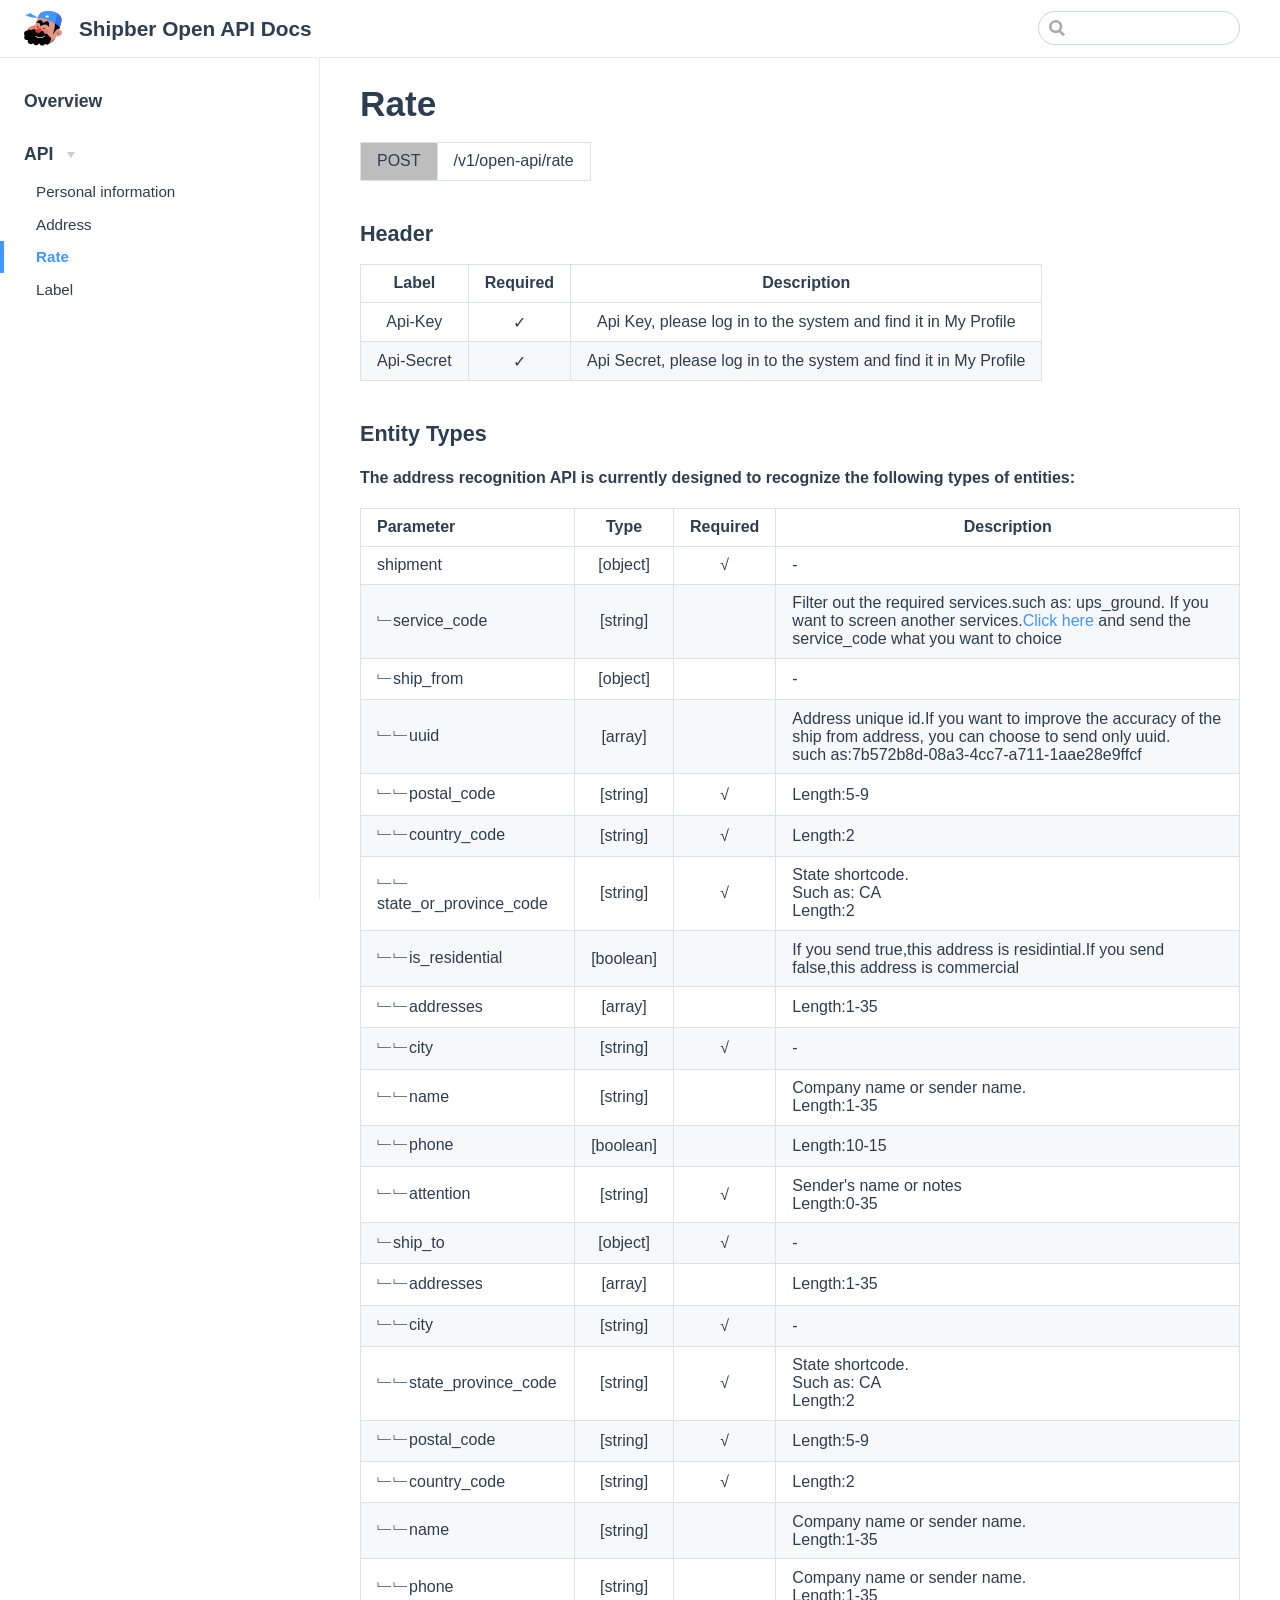
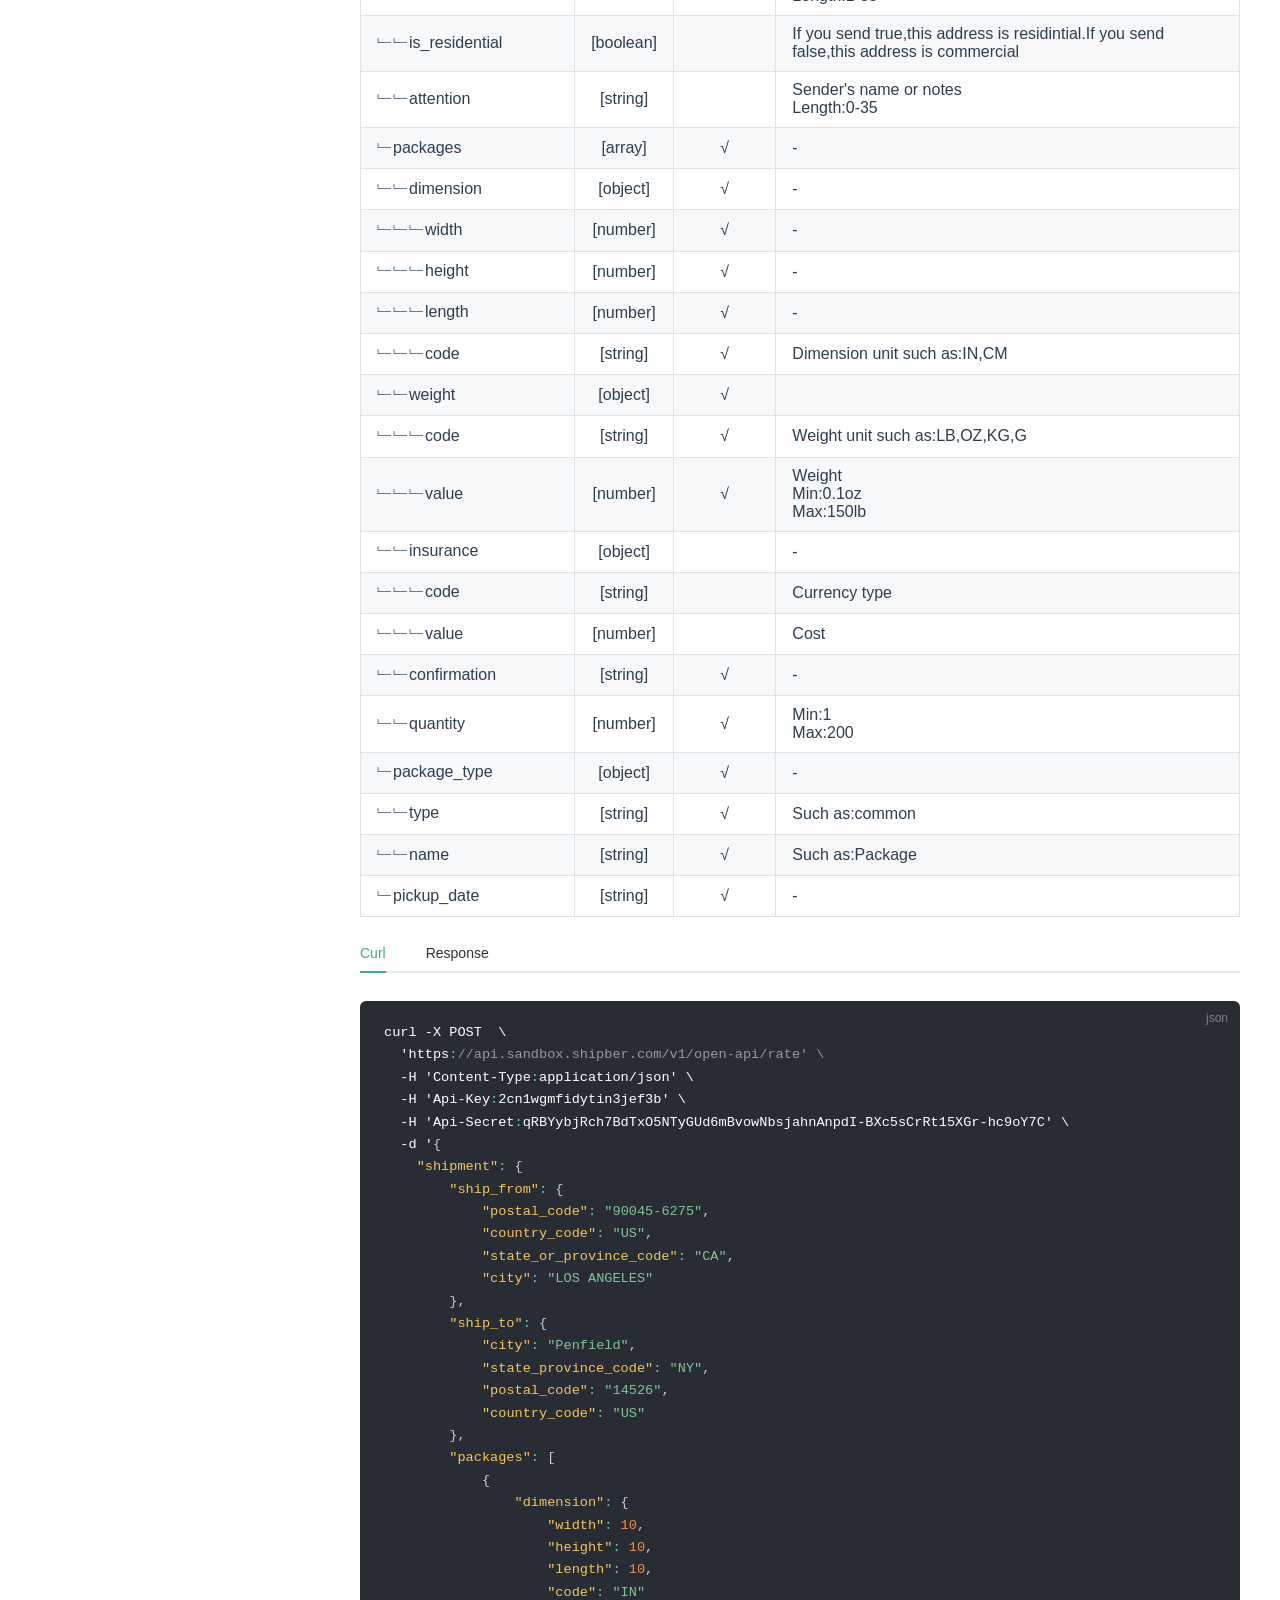
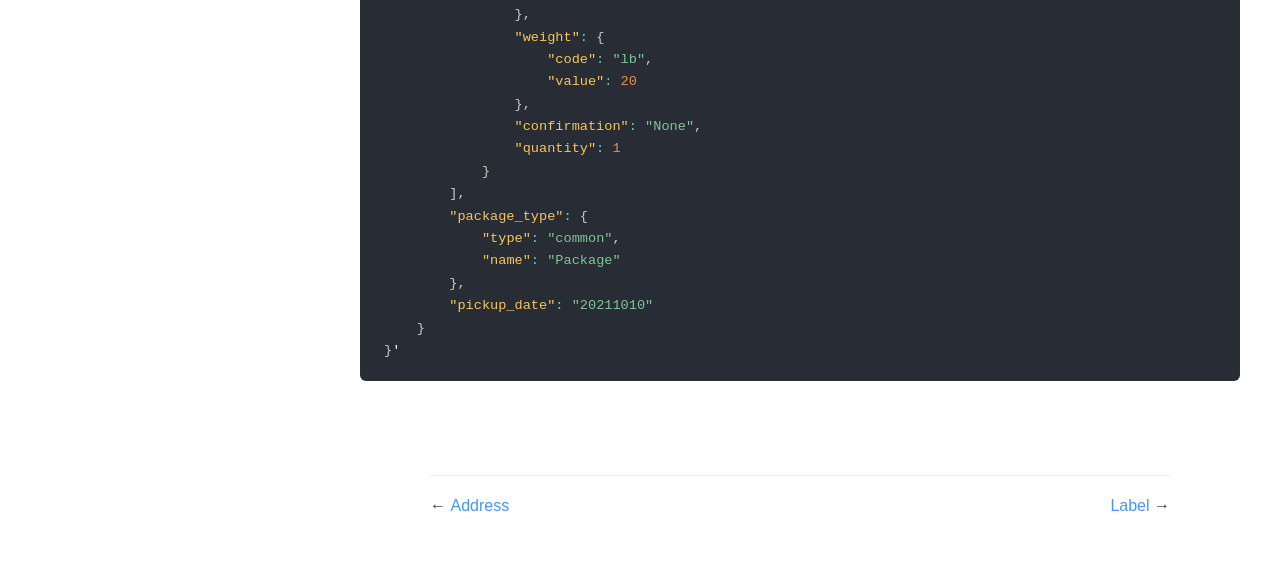
<file: sidebarEn/API/Rate.html>
<!DOCTYPE html>
<html lang="en-US">
  <head>
    <meta charset="utf-8">
    <meta name="viewport" content="width=device-width,initial-scale=1">
    <title>Rate | Shipber Open API Docs</title>
    <meta name="generator" content="VuePress 1.8.2">
    <link rel="icon" href="/images/logo.svg">
    <meta name="description" content="The API is a great way to get data directly to and from Shipber, like creating shipments, updating products, and querying order, shipment and customer data.">
    
    <link rel="preload" href="/assets/css/0.styles.e5ed4e88.css" as="style"><link rel="preload" href="/assets/js/app.7565aa11.js" as="script"><link rel="preload" href="/assets/js/2.f486b162.js" as="script"><link rel="preload" href="/assets/js/18.f7a8372f.js" as="script"><link rel="prefetch" href="/assets/js/10.d6294345.js"><link rel="prefetch" href="/assets/js/11.f2e33c86.js"><link rel="prefetch" href="/assets/js/12.e86d17ef.js"><link rel="prefetch" href="/assets/js/13.25b0f5c2.js"><link rel="prefetch" href="/assets/js/14.0679da0c.js"><link rel="prefetch" href="/assets/js/15.20471c1c.js"><link rel="prefetch" href="/assets/js/16.6fd1d633.js"><link rel="prefetch" href="/assets/js/17.2346816e.js"><link rel="prefetch" href="/assets/js/19.dc53665a.js"><link rel="prefetch" href="/assets/js/3.a5911b6a.js"><link rel="prefetch" href="/assets/js/4.f1e88496.js"><link rel="prefetch" href="/assets/js/5.17948a37.js"><link rel="prefetch" href="/assets/js/6.29039c55.js"><link rel="prefetch" href="/assets/js/7.b6ce8ee0.js"><link rel="prefetch" href="/assets/js/8.91c513e8.js"><link rel="prefetch" href="/assets/js/9.ccfc6b23.js">
    <link rel="stylesheet" href="/assets/css/0.styles.e5ed4e88.css">
  </head>
  <body>
    <div id="app" data-server-rendered="true"><div class="theme-container"><header class="navbar"><div class="sidebar-button"><svg xmlns="http://www.w3.org/2000/svg" aria-hidden="true" role="img" viewBox="0 0 448 512" class="icon"><path fill="currentColor" d="M436 124H12c-6.627 0-12-5.373-12-12V80c0-6.627 5.373-12 12-12h424c6.627 0 12 5.373 12 12v32c0 6.627-5.373 12-12 12zm0 160H12c-6.627 0-12-5.373-12-12v-32c0-6.627 5.373-12 12-12h424c6.627 0 12 5.373 12 12v32c0 6.627-5.373 12-12 12zm0 160H12c-6.627 0-12-5.373-12-12v-32c0-6.627 5.373-12 12-12h424c6.627 0 12 5.373 12 12v32c0 6.627-5.373 12-12 12z"></path></svg></div> <a href="/" class="home-link router-link-active"><img src="/images/logo.svg" alt="Shipber Open API Docs" class="logo"> <span class="site-name can-hide">Shipber Open API Docs</span></a> <div class="links"><div class="search-box"><input aria-label="Search" autocomplete="off" spellcheck="false" value=""> <!----></div> <!----></div></header> <div class="sidebar-mask"></div> <aside class="sidebar"><!---->  <ul class="sidebar-links"><li><a href="/sidebarEn/API/" aria-current="page" class="sidebar-link">Overview</a></li><li><section class="sidebar-group collapsable depth-0"><p class="sidebar-heading open"><span>API</span> <span class="arrow down"></span></p> <ul class="sidebar-links sidebar-group-items"><li><a href="/sidebarEn/API/Information.html" class="sidebar-link">Personal information</a></li><li><a href="/sidebarEn/API/Address.html" class="sidebar-link">Address</a></li><li><a href="/sidebarEn/API/Rate.html" aria-current="page" class="active sidebar-link">Rate</a><ul class="sidebar-sub-headers"></ul></li><li><a href="/sidebarEn/API/Label.html" class="sidebar-link">Label</a></li></ul></section></li></ul> </aside> <main class="page"> <div class="theme-default-content content__default"><h1 id="rate"><a href="#rate" class="header-anchor">#</a> Rate</h1> <table><tr><td bgcolor="#bdbdbd">POST</td><td>/v1/open-api/rate</td></tr></table> <h3 id="header"><a href="#header" class="header-anchor">#</a> Header</h3> <table><thead><tr><th style="text-align:center;">Label</th> <th style="text-align:center;">Required</th> <th style="text-align:center;">Description</th></tr></thead> <tbody><tr><td style="text-align:center;">Api-Key</td> <td style="text-align:center;">✓</td> <td style="text-align:center;">Api Key, please log in to the system and find it in My Profile</td></tr> <tr><td style="text-align:center;">Api-Secret</td> <td style="text-align:center;">✓</td> <td style="text-align:center;">Api Secret, please log in to the system and find it in My Profile</td></tr></tbody></table> <h3 id="entity-types"><a href="#entity-types" class="header-anchor">#</a> Entity Types</h3> <p><strong>The address recognition API is currently designed to recognize the following types of entities:</strong></p> <table><thead><tr><th style="text-align:left;">Parameter</th> <th style="text-align:center;">Type</th> <th style="text-align:center;">Required</th> <th>Description</th></tr></thead> <tbody><tr><td style="text-align:left;">shipment</td> <td style="text-align:center;">[object]</td> <td style="text-align:center;">√</td> <td>-</td></tr> <tr><td style="text-align:left;">﹂service_code</td> <td style="text-align:center;">[string]</td> <td style="text-align:center;"></td> <td>Filter out the required services.such as: ups_ground. If you want to screen another services.<a href="/sidebarEn/API/Service_Code.html">Click here</a> and send the service_code what you want to choice</td></tr> <tr><td style="text-align:left;">﹂ship_from</td> <td style="text-align:center;">[object]</td> <td style="text-align:center;"></td> <td>-</td></tr> <tr><td style="text-align:left;">﹂﹂uuid</td> <td style="text-align:center;">[array]</td> <td style="text-align:center;"></td> <td>Address unique id.If you want to improve the accuracy of the ship from address, you can choose to send only uuid.<br>such as:7b572b8d-08a3-4cc7-a711-1aae28e9ffcf</td></tr> <tr><td style="text-align:left;">﹂﹂postal_code</td> <td style="text-align:center;">[string]</td> <td style="text-align:center;">√</td> <td>Length:5-9</td></tr> <tr><td style="text-align:left;">﹂﹂country_code</td> <td style="text-align:center;">[string]</td> <td style="text-align:center;">√</td> <td>Length:2</td></tr> <tr><td style="text-align:left;">﹂﹂state_or_province_code</td> <td style="text-align:center;">[string]</td> <td style="text-align:center;">√</td> <td>State shortcode.<br>Such as: CA<br>Length:2</td></tr> <tr><td style="text-align:left;">﹂﹂is_residential</td> <td style="text-align:center;">[boolean]</td> <td style="text-align:center;"></td> <td>If you send true,this address is residintial.If you send false,this address is commercial</td></tr> <tr><td style="text-align:left;">﹂﹂addresses</td> <td style="text-align:center;">[array]</td> <td style="text-align:center;"></td> <td>Length:1-35</td></tr> <tr><td style="text-align:left;">﹂﹂city</td> <td style="text-align:center;">[string]</td> <td style="text-align:center;">√</td> <td>-</td></tr> <tr><td style="text-align:left;">﹂﹂name</td> <td style="text-align:center;">[string]</td> <td style="text-align:center;"></td> <td>Company name or sender name.<br>Length:1-35</td></tr> <tr><td style="text-align:left;">﹂﹂phone</td> <td style="text-align:center;">[boolean]</td> <td style="text-align:center;"></td> <td>Length:10-15</td></tr> <tr><td style="text-align:left;">﹂﹂attention</td> <td style="text-align:center;">[string]</td> <td style="text-align:center;">√</td> <td>Sender's name or notes<br>Length:0-35</td></tr> <tr><td style="text-align:left;">﹂ship_to</td> <td style="text-align:center;">[object]</td> <td style="text-align:center;">√</td> <td>-</td></tr> <tr><td style="text-align:left;">﹂﹂addresses</td> <td style="text-align:center;">[array]</td> <td style="text-align:center;"></td> <td>Length:1-35</td></tr> <tr><td style="text-align:left;">﹂﹂city</td> <td style="text-align:center;">[string]</td> <td style="text-align:center;">√</td> <td>-</td></tr> <tr><td style="text-align:left;">﹂﹂state_province_code</td> <td style="text-align:center;">[string]</td> <td style="text-align:center;">√</td> <td>State shortcode.<br>Such as: CA<br>Length:2</td></tr> <tr><td style="text-align:left;">﹂﹂postal_code</td> <td style="text-align:center;">[string]</td> <td style="text-align:center;">√</td> <td>Length:5-9</td></tr> <tr><td style="text-align:left;">﹂﹂country_code</td> <td style="text-align:center;">[string]</td> <td style="text-align:center;">√</td> <td>Length:2</td></tr> <tr><td style="text-align:left;">﹂﹂name</td> <td style="text-align:center;">[string]</td> <td style="text-align:center;"></td> <td>Company name or sender name.<br>Length:1-35</td></tr> <tr><td style="text-align:left;">﹂﹂phone</td> <td style="text-align:center;">[string]</td> <td style="text-align:center;"></td> <td>Company name or sender name.<br>Length:1-35</td></tr> <tr><td style="text-align:left;">﹂﹂is_residential</td> <td style="text-align:center;">[boolean]</td> <td style="text-align:center;"></td> <td>If you send true,this address is residintial.If you send false,this address is commercial</td></tr> <tr><td style="text-align:left;">﹂﹂attention</td> <td style="text-align:center;">[string]</td> <td style="text-align:center;"></td> <td>Sender's name or notes<br>Length:0-35</td></tr> <tr><td style="text-align:left;">﹂packages</td> <td style="text-align:center;">[array]</td> <td style="text-align:center;">√</td> <td>-</td></tr> <tr><td style="text-align:left;">﹂﹂dimension</td> <td style="text-align:center;">[object]</td> <td style="text-align:center;">√</td> <td>-</td></tr> <tr><td style="text-align:left;">﹂﹂﹂width</td> <td style="text-align:center;">[number]</td> <td style="text-align:center;">√</td> <td>-</td></tr> <tr><td style="text-align:left;">﹂﹂﹂height</td> <td style="text-align:center;">[number]</td> <td style="text-align:center;">√</td> <td>-</td></tr> <tr><td style="text-align:left;">﹂﹂﹂length</td> <td style="text-align:center;">[number]</td> <td style="text-align:center;">√</td> <td>-</td></tr> <tr><td style="text-align:left;">﹂﹂﹂code</td> <td style="text-align:center;">[string]</td> <td style="text-align:center;">√</td> <td>Dimension unit such as:IN,CM</td></tr> <tr><td style="text-align:left;">﹂﹂weight</td> <td style="text-align:center;">[object]</td> <td style="text-align:center;">√</td> <td></td></tr> <tr><td style="text-align:left;">﹂﹂﹂code</td> <td style="text-align:center;">[string]</td> <td style="text-align:center;">√</td> <td>Weight unit such as:LB,OZ,KG,G</td></tr> <tr><td style="text-align:left;">﹂﹂﹂value</td> <td style="text-align:center;">[number]</td> <td style="text-align:center;">√</td> <td>Weight<br>Min:0.1oz<br>Max:150lb</td></tr> <tr><td style="text-align:left;">﹂﹂insurance</td> <td style="text-align:center;">[object]</td> <td style="text-align:center;"></td> <td>-</td></tr> <tr><td style="text-align:left;">﹂﹂﹂code</td> <td style="text-align:center;">[string]</td> <td style="text-align:center;"></td> <td>Currency type</td></tr> <tr><td style="text-align:left;">﹂﹂﹂value</td> <td style="text-align:center;">[number]</td> <td style="text-align:center;"></td> <td>Cost</td></tr> <tr><td style="text-align:left;">﹂﹂confirmation</td> <td style="text-align:center;">[string]</td> <td style="text-align:center;">√</td> <td>-</td></tr> <tr><td style="text-align:left;">﹂﹂quantity</td> <td style="text-align:center;">[number]</td> <td style="text-align:center;">√</td> <td>Min:1<br>Max:200</td></tr> <tr><td style="text-align:left;">﹂package_type</td> <td style="text-align:center;">[object]</td> <td style="text-align:center;">√</td> <td>-</td></tr> <tr><td style="text-align:left;">﹂﹂type</td> <td style="text-align:center;">[string]</td> <td style="text-align:center;">√</td> <td>Such as:common</td></tr> <tr><td style="text-align:left;">﹂﹂name</td> <td style="text-align:center;">[string]</td> <td style="text-align:center;">√</td> <td>Such as:Package</td></tr> <tr><td style="text-align:left;">﹂pickup_date</td> <td style="text-align:center;">[string]</td> <td style="text-align:center;">√</td> <td>-</td></tr></tbody></table> <div class="el-tabs el-tabs--top"><div class="el-tabs__header is-top"><div class="el-tabs__nav-wrap is-top"><div class="el-tabs__nav-scroll"><div role="tablist" class="el-tabs__nav is-top" style="transform:translateX(-0px);"><div class="el-tabs__active-bar is-top" style="width:0px;transform:translateX(0px);ms-transform:translateX(0px);webkit-transform:translateX(0px);"></div></div></div></div></div><div class="el-tabs__content"><div role="tabpanel" aria-hidden="true" id="pane-null" aria-labelledby="tab-null" class="el-tab-pane" style="display:none;"><div class="language-json extra-class"><pre class="language-json"><code>curl -X POST  \
  'https<span class="token operator">:</span><span class="token comment">//api.sandbox.shipber.com/v1/open-api/rate' \</span>
  -H 'Content-Type<span class="token operator">:</span>application/json' \
  -H 'Api-Key<span class="token operator">:</span>2cn1wgmfidytin3jef3b' \
  -H 'Api-Secret<span class="token operator">:</span>qRBYybjRch7BdTxO5NTyGUd6mBvowNbsjahnAnpdI-BXc5sCrRt15XGr-hc9oY7C' \
  -d '<span class="token punctuation">{</span>
    <span class="token property">&quot;shipment&quot;</span><span class="token operator">:</span> <span class="token punctuation">{</span>
        <span class="token property">&quot;ship_from&quot;</span><span class="token operator">:</span> <span class="token punctuation">{</span>
            <span class="token property">&quot;postal_code&quot;</span><span class="token operator">:</span> <span class="token string">&quot;90045-6275&quot;</span><span class="token punctuation">,</span>
            <span class="token property">&quot;country_code&quot;</span><span class="token operator">:</span> <span class="token string">&quot;US&quot;</span><span class="token punctuation">,</span>
            <span class="token property">&quot;state_or_province_code&quot;</span><span class="token operator">:</span> <span class="token string">&quot;CA&quot;</span><span class="token punctuation">,</span>
            <span class="token property">&quot;city&quot;</span><span class="token operator">:</span> <span class="token string">&quot;LOS ANGELES&quot;</span>
        <span class="token punctuation">}</span><span class="token punctuation">,</span>
        <span class="token property">&quot;ship_to&quot;</span><span class="token operator">:</span> <span class="token punctuation">{</span>
            <span class="token property">&quot;city&quot;</span><span class="token operator">:</span> <span class="token string">&quot;Penfield&quot;</span><span class="token punctuation">,</span>
            <span class="token property">&quot;state_province_code&quot;</span><span class="token operator">:</span> <span class="token string">&quot;NY&quot;</span><span class="token punctuation">,</span>
            <span class="token property">&quot;postal_code&quot;</span><span class="token operator">:</span> <span class="token string">&quot;14526&quot;</span><span class="token punctuation">,</span>
            <span class="token property">&quot;country_code&quot;</span><span class="token operator">:</span> <span class="token string">&quot;US&quot;</span>
        <span class="token punctuation">}</span><span class="token punctuation">,</span>
        <span class="token property">&quot;packages&quot;</span><span class="token operator">:</span> <span class="token punctuation">[</span>
            <span class="token punctuation">{</span>
                <span class="token property">&quot;dimension&quot;</span><span class="token operator">:</span> <span class="token punctuation">{</span>
                    <span class="token property">&quot;width&quot;</span><span class="token operator">:</span> <span class="token number">10</span><span class="token punctuation">,</span>
                    <span class="token property">&quot;height&quot;</span><span class="token operator">:</span> <span class="token number">10</span><span class="token punctuation">,</span>
                    <span class="token property">&quot;length&quot;</span><span class="token operator">:</span> <span class="token number">10</span><span class="token punctuation">,</span>
                    <span class="token property">&quot;code&quot;</span><span class="token operator">:</span> <span class="token string">&quot;IN&quot;</span>
                <span class="token punctuation">}</span><span class="token punctuation">,</span>
                <span class="token property">&quot;weight&quot;</span><span class="token operator">:</span> <span class="token punctuation">{</span>
                    <span class="token property">&quot;code&quot;</span><span class="token operator">:</span> <span class="token string">&quot;lb&quot;</span><span class="token punctuation">,</span>
                    <span class="token property">&quot;value&quot;</span><span class="token operator">:</span> <span class="token number">20</span>
                <span class="token punctuation">}</span><span class="token punctuation">,</span>
                <span class="token property">&quot;confirmation&quot;</span><span class="token operator">:</span> <span class="token string">&quot;None&quot;</span><span class="token punctuation">,</span>
                <span class="token property">&quot;quantity&quot;</span><span class="token operator">:</span> <span class="token number">1</span>
            <span class="token punctuation">}</span>
        <span class="token punctuation">]</span><span class="token punctuation">,</span>
        <span class="token property">&quot;package_type&quot;</span><span class="token operator">:</span> <span class="token punctuation">{</span>
            <span class="token property">&quot;type&quot;</span><span class="token operator">:</span> <span class="token string">&quot;common&quot;</span><span class="token punctuation">,</span>
            <span class="token property">&quot;name&quot;</span><span class="token operator">:</span> <span class="token string">&quot;Package&quot;</span>
        <span class="token punctuation">}</span><span class="token punctuation">,</span>
        <span class="token property">&quot;pickup_date&quot;</span><span class="token operator">:</span> <span class="token string">&quot;20211010&quot;</span>
    <span class="token punctuation">}</span>
<span class="token punctuation">}</span>'
</code></pre></div></div> <div role="tabpanel" aria-hidden="true" id="pane-null" aria-labelledby="tab-null" class="el-tab-pane" style="display:none;"><div class="language-json extra-class"><pre class="language-json"><code><span class="token punctuation">{</span>
    <span class="token property">&quot;data&quot;</span><span class="token operator">:</span> <span class="token punctuation">{</span>
        <span class="token property">&quot;rates&quot;</span><span class="token operator">:</span> <span class="token punctuation">[</span><span class="token punctuation">{</span>
            <span class="token property">&quot;charge&quot;</span><span class="token operator">:</span> <span class="token punctuation">{</span>
                <span class="token property">&quot;code&quot;</span><span class="token operator">:</span> <span class="token string">&quot;USD&quot;</span><span class="token punctuation">,</span>
                <span class="token property">&quot;value&quot;</span><span class="token operator">:</span> <span class="token number">10.03</span>
            <span class="token punctuation">}</span><span class="token punctuation">,</span>
            <span class="token property">&quot;estimate_ship_time&quot;</span><span class="token operator">:</span> <span class="token punctuation">{</span>
                <span class="token property">&quot;delivery_time_to_tz&quot;</span><span class="token operator">:</span> <span class="token string">&quot;2021-04-15T23:00:00-07:00&quot;</span><span class="token punctuation">,</span>
                <span class="token property">&quot;delivery_time_from_tz&quot;</span><span class="token operator">:</span> <span class="token string">&quot;2021-04-15T23:00:00-07:00&quot;</span><span class="token punctuation">,</span>
                <span class="token property">&quot;days&quot;</span><span class="token operator">:</span> <span class="token number">1</span>
            <span class="token punctuation">}</span><span class="token punctuation">,</span>
            <span class="token property">&quot;carrier&quot;</span><span class="token operator">:</span> <span class="token string">&quot;ups&quot;</span><span class="token punctuation">,</span>
            <span class="token property">&quot;service_code&quot;</span><span class="token operator">:</span> <span class="token string">&quot;ups_ground&quot;</span><span class="token punctuation">,</span>
            <span class="token property">&quot;service_name&quot;</span><span class="token operator">:</span> <span class="token string">&quot;UPS® Ground&quot;</span><span class="token punctuation">,</span>
            <span class="token property">&quot;carrier_service&quot;</span><span class="token operator">:</span> <span class="token string">&quot;UPS® Ground&quot;</span><span class="token punctuation">,</span>
            <span class="token property">&quot;account_alias&quot;</span><span class="token operator">:</span> <span class="token string">&quot;CO:Xu3GDZ5iu_&quot;</span><span class="token punctuation">,</span>
            <span class="token property">&quot;rate_id&quot;</span><span class="token operator">:</span> <span class="token string">&quot;eyJjaGFpbklkIjo0MzMsInNlcnZpY2VDb2RlIjoidXBzX2dyb3VuZCJ9&quot;</span>
        <span class="token punctuation">}</span><span class="token punctuation">]</span>
    <span class="token punctuation">}</span>
<span class="token punctuation">}</span>
</code></pre></div></div></div></div></div> <footer class="page-edit"><!----> <!----></footer> <div class="page-nav"><p class="inner"><span class="prev">
      ←
      <a href="/sidebarEn/API/Address.html" class="prev">
        Address
      </a></span> <span class="next"><a href="/sidebarEn/API/Label.html">
        Label
      </a>
      →
    </span></p></div> </main></div><div class="global-ui"></div></div>
    <script src="/assets/js/app.7565aa11.js" defer></script><script src="/assets/js/2.f486b162.js" defer></script><script src="/assets/js/18.f7a8372f.js" defer></script>
  </body>
</html>
</file>
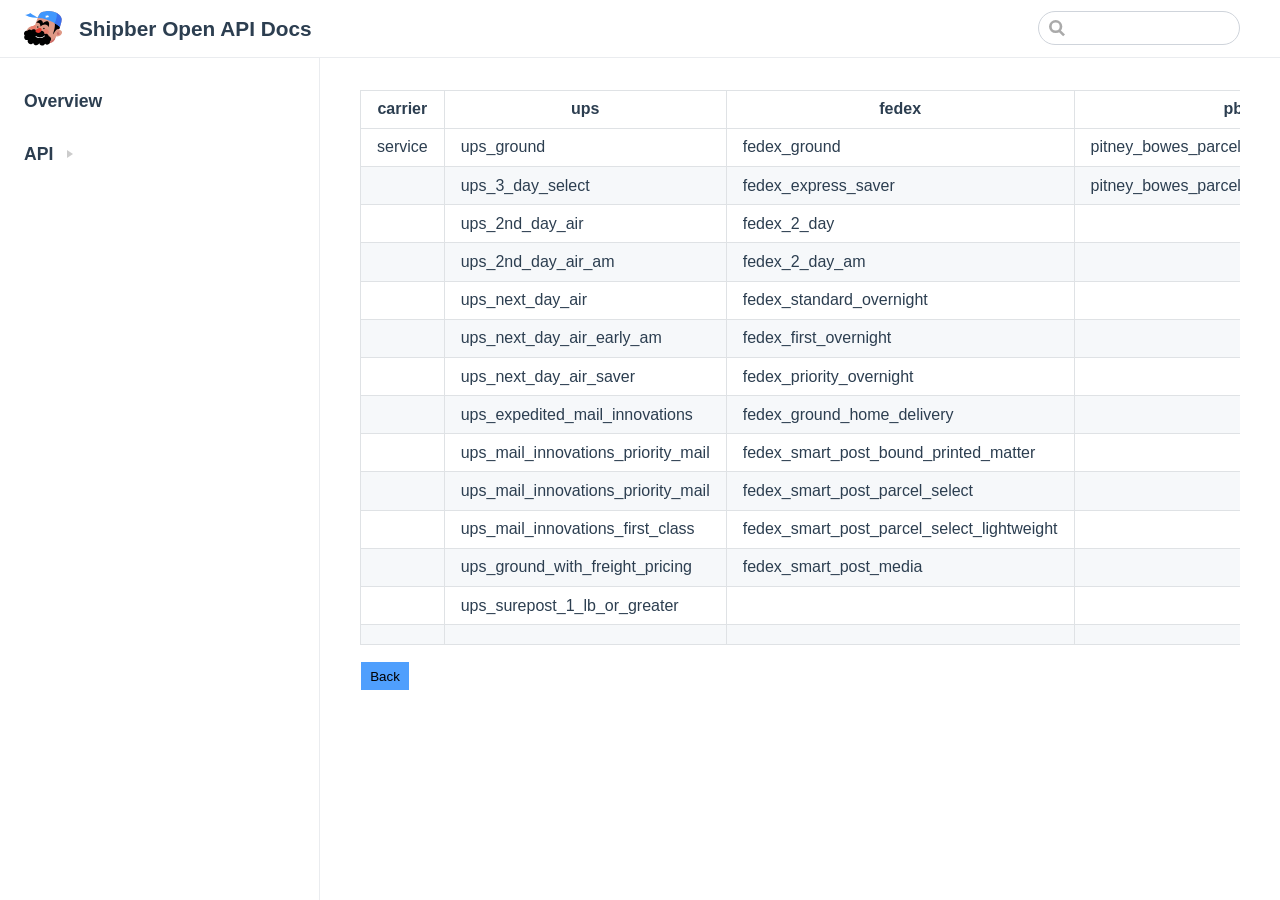
<file: sidebarEn/API/Service_Code.html>
<!DOCTYPE html>
<html lang="en-US">
  <head>
    <meta charset="utf-8">
    <meta name="viewport" content="width=device-width,initial-scale=1">
    <title>Shipber Open API Docs</title>
    <meta name="generator" content="VuePress 1.8.2">
    <link rel="icon" href="/images/logo.svg">
    <meta name="description" content="The API is a great way to get data directly to and from Shipber, like creating shipments, updating products, and querying order, shipment and customer data.">
    
    <link rel="preload" href="/assets/css/0.styles.e5ed4e88.css" as="style"><link rel="preload" href="/assets/js/app.7565aa11.js" as="script"><link rel="preload" href="/assets/js/2.f486b162.js" as="script"><link rel="preload" href="/assets/js/19.dc53665a.js" as="script"><link rel="prefetch" href="/assets/js/10.d6294345.js"><link rel="prefetch" href="/assets/js/11.f2e33c86.js"><link rel="prefetch" href="/assets/js/12.e86d17ef.js"><link rel="prefetch" href="/assets/js/13.25b0f5c2.js"><link rel="prefetch" href="/assets/js/14.0679da0c.js"><link rel="prefetch" href="/assets/js/15.20471c1c.js"><link rel="prefetch" href="/assets/js/16.6fd1d633.js"><link rel="prefetch" href="/assets/js/17.2346816e.js"><link rel="prefetch" href="/assets/js/18.f7a8372f.js"><link rel="prefetch" href="/assets/js/3.a5911b6a.js"><link rel="prefetch" href="/assets/js/4.f1e88496.js"><link rel="prefetch" href="/assets/js/5.17948a37.js"><link rel="prefetch" href="/assets/js/6.29039c55.js"><link rel="prefetch" href="/assets/js/7.b6ce8ee0.js"><link rel="prefetch" href="/assets/js/8.91c513e8.js"><link rel="prefetch" href="/assets/js/9.ccfc6b23.js">
    <link rel="stylesheet" href="/assets/css/0.styles.e5ed4e88.css">
  </head>
  <body>
    <div id="app" data-server-rendered="true"><div class="theme-container"><header class="navbar"><div class="sidebar-button"><svg xmlns="http://www.w3.org/2000/svg" aria-hidden="true" role="img" viewBox="0 0 448 512" class="icon"><path fill="currentColor" d="M436 124H12c-6.627 0-12-5.373-12-12V80c0-6.627 5.373-12 12-12h424c6.627 0 12 5.373 12 12v32c0 6.627-5.373 12-12 12zm0 160H12c-6.627 0-12-5.373-12-12v-32c0-6.627 5.373-12 12-12h424c6.627 0 12 5.373 12 12v32c0 6.627-5.373 12-12 12zm0 160H12c-6.627 0-12-5.373-12-12v-32c0-6.627 5.373-12 12-12h424c6.627 0 12 5.373 12 12v32c0 6.627-5.373 12-12 12z"></path></svg></div> <a href="/" class="home-link router-link-active"><img src="/images/logo.svg" alt="Shipber Open API Docs" class="logo"> <span class="site-name can-hide">Shipber Open API Docs</span></a> <div class="links"><div class="search-box"><input aria-label="Search" autocomplete="off" spellcheck="false" value=""> <!----></div> <!----></div></header> <div class="sidebar-mask"></div> <aside class="sidebar"><!---->  <ul class="sidebar-links"><li><a href="/sidebarEn/API/" aria-current="page" class="sidebar-link">Overview</a></li><li><section class="sidebar-group collapsable depth-0"><p class="sidebar-heading"><span>API</span> <span class="arrow right"></span></p> <!----></section></li></ul> </aside> <main class="page"> <div class="theme-default-content content__default"><table><thead><tr><th>carrier</th> <th>ups</th> <th>fedex</th> <th>pb</th> <th>stamps</th></tr></thead> <tbody><tr><td>service</td> <td>ups_ground</td> <td>fedex_ground</td> <td>pitney_bowes_parcel_select</td> <td>stamps_usps_media_mail</td></tr> <tr><td></td> <td>ups_3_day_select</td> <td>fedex_express_saver</td> <td>pitney_bowes_parcel_select_lightweight</td> <td>stamps_usps_priority_mail</td></tr> <tr><td></td> <td>ups_2nd_day_air</td> <td>fedex_2_day</td> <td></td> <td>stamps_usps_first_class_mail</td></tr> <tr><td></td> <td>ups_2nd_day_air_am</td> <td>fedex_2_day_am</td> <td></td> <td>stamps_usps_parcel_select_ground</td></tr> <tr><td></td> <td>ups_next_day_air</td> <td>fedex_standard_overnight</td> <td></td> <td>stamps_usps_priority_mail_express</td></tr> <tr><td></td> <td>ups_next_day_air_early_am</td> <td>fedex_first_overnight</td> <td></td> <td></td></tr> <tr><td></td> <td>ups_next_day_air_saver</td> <td>fedex_priority_overnight</td> <td></td> <td></td></tr> <tr><td></td> <td>ups_expedited_mail_innovations</td> <td>fedex_ground_home_delivery</td> <td></td> <td></td></tr> <tr><td></td> <td>ups_mail_innovations_priority_mail</td> <td>fedex_smart_post_bound_printed_matter</td> <td></td> <td></td></tr> <tr><td></td> <td>ups_mail_innovations_priority_mail</td> <td>fedex_smart_post_parcel_select</td> <td></td> <td></td></tr> <tr><td></td> <td>ups_mail_innovations_first_class</td> <td>fedex_smart_post_parcel_select_lightweight</td> <td></td> <td></td></tr> <tr><td></td> <td>ups_ground_with_freight_pricing</td> <td>fedex_smart_post_media</td> <td></td> <td></td></tr> <tr><td></td> <td>ups_surepost_1_lb_or_greater</td> <td></td> <td></td> <td></td></tr> <tr><td></td> <td></td> <td></td> <td></td> <td></td></tr></tbody></table> <p><button type="button" Onclick="window.history.back()" style="height:30px;width:50px;background-color:#4f9ffd;border:1px solid white;">Back</button></p></div> <footer class="page-edit"><!----> <!----></footer> <!----> </main></div><div class="global-ui"></div></div>
    <script src="/assets/js/app.7565aa11.js" defer></script><script src="/assets/js/2.f486b162.js" defer></script><script src="/assets/js/19.dc53665a.js" defer></script>
  </body>
</html>
</file>
<file: assets/css/0.styles.e5ed4e88.css>
.code-copy{color:#aaa;fill:#aaa;font-size:14px;display:inline-block;cursor:pointer}div[class*=aside-code] aside .code-copy,div[class*=language-] pre .code-copy{position:absolute;z-index:1000;top:7px;right:35px;opacity:0;font-size:16px}div[class*=aside-code] aside:hover .code-copy,div[class*=language-] pre:hover .code-copy{opacity:1}.content pre,.content pre[class*=language-]{overflow-y:hidden}div[class*=language-] pre,div[class*=language-] pre[class*=language-]{position:static!important}div[class~=language-text]:before{content:"text"}div[class~=language-yml]:before{content:"yml"}div[class*=language-] pre{-webkit-user-select:text;-moz-user-select:text;-ms-user-select:text;user-select:text}p code{-webkit-user-select:all;-moz-user-select:all;-ms-user-select:all;user-select:all}@-webkit-keyframes message-move-in{0%{opacity:0;transform:translateY(-100%)}to{opacity:1;transform:translateY(0)}}@keyframes message-move-in{0%{opacity:0;transform:translateY(-100%)}to{opacity:1;transform:translateY(0)}}#message-container .message.move-in{-webkit-animation:message-move-in .3s ease-in-out;animation:message-move-in .3s ease-in-out}@-webkit-keyframes message-move-out{0%{opacity:1;transform:translateY(0)}to{opacity:0;transform:translateY(-100%)}}@keyframes message-move-out{0%{opacity:1;transform:translateY(0)}to{opacity:0;transform:translateY(-100%)}}#message-container .message.move-out{-webkit-animation:message-move-out .3s ease-in-out;animation:message-move-out .3s ease-in-out;-webkit-animation-fill-mode:forwards;animation-fill-mode:forwards}#message-container .message{background:#fff;margin:10px 0;padding:0 10px;height:40px;box-shadow:0 0 10px 0 #ccc;font-size:14px;border-radius:3px;display:flex;align-items:center;transition:height .2s ease-in-out,margin .2s ease-in-out}#message-container{position:fixed;left:0;top:100px;right:0;display:flex;flex-direction:column;align-items:center}#message-container .message .text{color:#333;padding:0 20px 0 5px}code[class*=language-],pre[class*=language-]{color:#ccc;background:none;font-family:Consolas,Monaco,Andale Mono,Ubuntu Mono,monospace;font-size:1em;text-align:left;white-space:pre;word-spacing:normal;word-break:normal;word-wrap:normal;line-height:1.5;-moz-tab-size:4;-o-tab-size:4;tab-size:4;-webkit-hyphens:none;-ms-hyphens:none;hyphens:none}pre[class*=language-]{padding:1em;margin:.5em 0;overflow:auto}:not(pre)>code[class*=language-],pre[class*=language-]{background:#2d2d2d}:not(pre)>code[class*=language-]{padding:.1em;border-radius:.3em;white-space:normal}.token.block-comment,.token.cdata,.token.comment,.token.doctype,.token.prolog{color:#999}.token.punctuation{color:#ccc}.token.attr-name,.token.deleted,.token.namespace,.token.tag{color:#e2777a}.token.function-name{color:#6196cc}.token.boolean,.token.function,.token.number{color:#f08d49}.token.class-name,.token.constant,.token.property,.token.symbol{color:#f8c555}.token.atrule,.token.builtin,.token.important,.token.keyword,.token.selector{color:#cc99cd}.token.attr-value,.token.char,.token.regex,.token.string,.token.variable{color:#7ec699}.token.entity,.token.operator,.token.url{color:#67cdcc}.token.bold,.token.important{font-weight:700}.token.italic{font-style:italic}.token.entity{cursor:help}.token.inserted{color:green}.theme-default-content code{color:#476582;padding:.25rem .5rem;margin:0;font-size:.85em;background-color:rgba(27,31,35,.05);border-radius:3px}.theme-default-content code .token.deleted{color:#ec5975}.theme-default-content code .token.inserted{color:#4097fd}.theme-default-content pre,.theme-default-content pre[class*=language-]{line-height:1.4;padding:1.25rem 1.5rem;margin:.85rem 0;background-color:#282c34;border-radius:6px;overflow:auto}.theme-default-content pre[class*=language-] code,.theme-default-content pre code{color:#fff;padding:0;background-color:transparent;border-radius:0}div[class*=language-]{position:relative;background-color:#282c34;border-radius:6px}div[class*=language-] .highlight-lines{-webkit-user-select:none;user-select:none;padding-top:1.3rem;position:absolute;top:0;left:0;width:100%;line-height:1.4}div[class*=language-] .highlight-lines .highlighted{background-color:rgba(0,0,0,.66)}div[class*=language-] pre,div[class*=language-] pre[class*=language-]{background:transparent;position:relative;z-index:1}div[class*=language-]:before{position:absolute;z-index:3;top:.8em;right:1em;font-size:.75rem;color:hsla(0,0%,100%,.4)}div[class*=language-]:not(.line-numbers-mode) .line-numbers-wrapper{display:none}div[class*=language-].line-numbers-mode .highlight-lines .highlighted{position:relative}div[class*=language-].line-numbers-mode .highlight-lines .highlighted:before{content:" ";position:absolute;z-index:3;left:0;top:0;display:block;width:3.5rem;height:100%;background-color:rgba(0,0,0,.66)}div[class*=language-].line-numbers-mode pre{padding-left:4.5rem;vertical-align:middle}div[class*=language-].line-numbers-mode .line-numbers-wrapper{position:absolute;top:0;width:3.5rem;text-align:center;color:hsla(0,0%,100%,.3);padding:1.25rem 0;line-height:1.4}div[class*=language-].line-numbers-mode .line-numbers-wrapper br{-webkit-user-select:none;user-select:none}div[class*=language-].line-numbers-mode .line-numbers-wrapper .line-number{position:relative;z-index:4;-webkit-user-select:none;user-select:none;font-size:.85em}div[class*=language-].line-numbers-mode:after{content:"";position:absolute;z-index:2;top:0;left:0;width:3.5rem;height:100%;border-radius:6px 0 0 6px;border-right:1px solid rgba(0,0,0,.66);background-color:#282c34}div[class~=language-js]:before{content:"js"}div[class~=language-ts]:before{content:"ts"}div[class~=language-html]:before{content:"html"}div[class~=language-md]:before{content:"md"}div[class~=language-vue]:before{content:"vue"}div[class~=language-css]:before{content:"css"}div[class~=language-sass]:before{content:"sass"}div[class~=language-scss]:before{content:"scss"}div[class~=language-less]:before{content:"less"}div[class~=language-stylus]:before{content:"stylus"}div[class~=language-go]:before{content:"go"}div[class~=language-java]:before{content:"java"}div[class~=language-c]:before{content:"c"}div[class~=language-sh]:before{content:"sh"}div[class~=language-yaml]:before{content:"yaml"}div[class~=language-py]:before{content:"py"}div[class~=language-docker]:before{content:"docker"}div[class~=language-dockerfile]:before{content:"dockerfile"}div[class~=language-makefile]:before{content:"makefile"}div[class~=language-javascript]:before{content:"js"}div[class~=language-typescript]:before{content:"ts"}div[class~=language-markup]:before{content:"html"}div[class~=language-markdown]:before{content:"md"}div[class~=language-json]:before{content:"json"}div[class~=language-ruby]:before{content:"rb"}div[class~=language-python]:before{content:"py"}div[class~=language-bash]:before{content:"sh"}div[class~=language-php]:before{content:"php"}.custom-block .custom-block-title{font-weight:600;margin-bottom:-.4rem}.custom-block.danger,.custom-block.tip,.custom-block.warning{padding:.1rem 1.5rem;border-left-width:.5rem;border-left-style:solid;margin:1rem 0}.custom-block.tip{background-color:#f3f5f7;border-color:#42b983}.custom-block.warning{background-color:rgba(255,229,100,.3);border-color:#e7c000;color:#6b5900}.custom-block.warning .custom-block-title{color:#b29400}.custom-block.warning a{color:#2c3e50}.custom-block.danger{background-color:#ffe6e6;border-color:#c00;color:#4d0000}.custom-block.danger .custom-block-title{color:#900}.custom-block.danger a{color:#2c3e50}.custom-block.details{display:block;position:relative;border-radius:2px;margin:1.6em 0;padding:1.6em;background-color:#eee}.custom-block.details h4{margin-top:0}.custom-block.details figure:last-child,.custom-block.details p:last-child{margin-bottom:0;padding-bottom:0}.custom-block.details summary{outline:none;cursor:pointer}.arrow{display:inline-block;width:0;height:0}.arrow.up{border-bottom:6px solid #ccc}.arrow.down,.arrow.up{border-left:4px solid transparent;border-right:4px solid transparent}.arrow.down{border-top:6px solid #ccc}.arrow.right{border-left:6px solid #ccc}.arrow.left,.arrow.right{border-top:4px solid transparent;border-bottom:4px solid transparent}.arrow.left{border-right:6px solid #ccc}.theme-default-content:not(.custom){max-width:1080px;margin:0 auto;padding:2rem 2.5rem}@media (max-width:959px){.theme-default-content:not(.custom){padding:2rem}}@media (max-width:419px){.theme-default-content:not(.custom){padding:1.5rem}}.table-of-contents .badge{vertical-align:middle}body,html{padding:0;margin:0;background-color:#fff}body{font-family:-apple-system,BlinkMacSystemFont,Segoe UI,Roboto,Oxygen,Ubuntu,Cantarell,Fira Sans,Droid Sans,Helvetica Neue,sans-serif;-webkit-font-smoothing:antialiased;-moz-osx-font-smoothing:grayscale;font-size:16px;color:#2c3e50}.page{padding-left:20rem}.navbar{z-index:20;right:0;height:3.6rem;background-color:#fff;box-sizing:border-box;border-bottom:1px solid #eaecef}.navbar,.sidebar-mask{position:fixed;top:0;left:0}.sidebar-mask{z-index:9;width:100vw;height:100vh;display:none}.sidebar{font-size:16px;background-color:#fff;width:20rem;position:fixed;z-index:10;margin:0;top:3.6rem;left:0;bottom:0;box-sizing:border-box;border-right:1px solid #eaecef;overflow-y:auto}.theme-default-content:not(.custom)>:first-child{margin-top:3.6rem}.theme-default-content:not(.custom) a:hover{text-decoration:underline}.theme-default-content:not(.custom) p.demo{padding:1rem 1.5rem;border:1px solid #ddd;border-radius:4px}.theme-default-content:not(.custom) img{max-width:100%}.theme-default-content.custom{padding:0;margin:0}.theme-default-content.custom img{max-width:100%}a{font-weight:500;text-decoration:none}a,p a code{color:#4097fd}p a code{font-weight:400}kbd{background:#eee;border:.15rem solid #ddd;border-bottom:.25rem solid #ddd;border-radius:.15rem;padding:0 .15em}blockquote{font-size:1rem;color:#999;border-left:.2rem solid #dfe2e5;margin:1rem 0;padding:.25rem 0 .25rem 1rem}blockquote>p{margin:0}ol,ul{padding-left:1.2em}strong{font-weight:600}h1,h2,h3,h4,h5,h6{font-weight:600;line-height:1.25}.theme-default-content:not(.custom)>h1,.theme-default-content:not(.custom)>h2,.theme-default-content:not(.custom)>h3,.theme-default-content:not(.custom)>h4,.theme-default-content:not(.custom)>h5,.theme-default-content:not(.custom)>h6{margin-top:-3.1rem;padding-top:4.6rem;margin-bottom:0}.theme-default-content:not(.custom)>h1:first-child,.theme-default-content:not(.custom)>h2:first-child,.theme-default-content:not(.custom)>h3:first-child,.theme-default-content:not(.custom)>h4:first-child,.theme-default-content:not(.custom)>h5:first-child,.theme-default-content:not(.custom)>h6:first-child{margin-top:-1.5rem;margin-bottom:1rem}.theme-default-content:not(.custom)>h1:first-child+.custom-block,.theme-default-content:not(.custom)>h1:first-child+p,.theme-default-content:not(.custom)>h1:first-child+pre,.theme-default-content:not(.custom)>h2:first-child+.custom-block,.theme-default-content:not(.custom)>h2:first-child+p,.theme-default-content:not(.custom)>h2:first-child+pre,.theme-default-content:not(.custom)>h3:first-child+.custom-block,.theme-default-content:not(.custom)>h3:first-child+p,.theme-default-content:not(.custom)>h3:first-child+pre,.theme-default-content:not(.custom)>h4:first-child+.custom-block,.theme-default-content:not(.custom)>h4:first-child+p,.theme-default-content:not(.custom)>h4:first-child+pre,.theme-default-content:not(.custom)>h5:first-child+.custom-block,.theme-default-content:not(.custom)>h5:first-child+p,.theme-default-content:not(.custom)>h5:first-child+pre,.theme-default-content:not(.custom)>h6:first-child+.custom-block,.theme-default-content:not(.custom)>h6:first-child+p,.theme-default-content:not(.custom)>h6:first-child+pre{margin-top:2rem}h1:focus .header-anchor,h1:hover .header-anchor,h2:focus .header-anchor,h2:hover .header-anchor,h3:focus .header-anchor,h3:hover .header-anchor,h4:focus .header-anchor,h4:hover .header-anchor,h5:focus .header-anchor,h5:hover .header-anchor,h6:focus .header-anchor,h6:hover .header-anchor{opacity:1}h1{font-size:2.2rem}h2{font-size:1.65rem;padding-bottom:.3rem;border-bottom:1px solid #eaecef}h3{font-size:1.35rem}a.header-anchor{font-size:.85em;float:left;margin-left:-.87em;padding-right:.23em;margin-top:.125em;opacity:0}a.header-anchor:focus,a.header-anchor:hover{text-decoration:none}.line-number,code,kbd{font-family:source-code-pro,Menlo,Monaco,Consolas,Courier New,monospace}ol,p,ul{line-height:1.7}hr{border:0;border-top:1px solid #eaecef}table{border-collapse:collapse;margin:1rem 0;display:block;overflow-x:auto}tr{border-top:1px solid #dfe2e5}tr:nth-child(2n){background-color:#f6f8fa}td,th{border:1px solid #dfe2e5;padding:.6em 1em}.theme-container.sidebar-open .sidebar-mask{display:block}.theme-container.no-navbar .theme-default-content:not(.custom)>h1,.theme-container.no-navbar h2,.theme-container.no-navbar h3,.theme-container.no-navbar h4,.theme-container.no-navbar h5,.theme-container.no-navbar h6{margin-top:1.5rem;padding-top:0}.theme-container.no-navbar .sidebar{top:0}@media (min-width:720px){.theme-container.no-sidebar .sidebar{display:none}.theme-container.no-sidebar .page{padding-left:0}}@media (max-width:959px){.sidebar{font-size:15px;width:16.4rem}.page{padding-left:16.4rem}}@media (max-width:719px){.sidebar{top:0;padding-top:3.6rem;transform:translateX(-100%);transition:transform .2s ease}.page{padding-left:0}.theme-container.sidebar-open .sidebar{transform:translateX(0)}.theme-container.no-navbar .sidebar{padding-top:0}}@media (max-width:419px){h1{font-size:1.9rem}.theme-default-content div[class*=language-]{margin:.85rem -1.5rem;border-radius:0}}#nprogress{pointer-events:none}#nprogress .bar{background:#4097fd;position:fixed;z-index:1031;top:0;left:0;width:100%;height:2px}#nprogress .peg{display:block;position:absolute;right:0;width:100px;height:100%;box-shadow:0 0 10px #4097fd,0 0 5px #4097fd;opacity:1;transform:rotate(3deg) translateY(-4px)}#nprogress .spinner{display:block;position:fixed;z-index:1031;top:15px;right:15px}#nprogress .spinner-icon{width:18px;height:18px;box-sizing:border-box;border-color:#4097fd transparent transparent #4097fd;border-style:solid;border-width:2px;border-radius:50%;-webkit-animation:nprogress-spinner .4s linear infinite;animation:nprogress-spinner .4s linear infinite}.nprogress-custom-parent{overflow:hidden;position:relative}.nprogress-custom-parent #nprogress .bar,.nprogress-custom-parent #nprogress .spinner{position:absolute}@-webkit-keyframes nprogress-spinner{0%{transform:rotate(0deg)}to{transform:rotate(1turn)}}@keyframes nprogress-spinner{0%{transform:rotate(0deg)}to{transform:rotate(1turn)}}.el-tabs__header{padding:0;position:relative;margin:15px 0}.el-tabs__active-bar{position:absolute;bottom:0;left:0;height:2px;background-color:#3eaf7c;z-index:1;transition:transform .3s cubic-bezier(.645,.045,.355,1);list-style:none}.el-tabs__new-tab{float:right;border:1px solid #d3dce6;height:18px;width:18px;line-height:18px;margin:12px 0 9px 10px;border-radius:3px;text-align:center;font-size:12px;color:#d3dce6;cursor:pointer;transition:all .15s}.el-tabs__new-tab .el-icon-plus{transform:scale(.8)}.el-tabs__new-tab:hover{color:#3eaf7c}.el-tabs__nav-wrap{overflow:hidden;margin-bottom:-1px;position:relative}.el-tabs__nav-wrap:after{content:"";position:absolute;left:0;bottom:0;width:100%;height:2px;background-color:#e4e7ed;z-index:1}.el-tabs__nav-wrap.is-scrollable{padding:0 20px;box-sizing:border-box}.el-tabs__nav-scroll{overflow:hidden}.el-tabs__nav-next,.el-tabs__nav-prev{position:absolute;cursor:pointer;line-height:44px;font-size:12px;color:#909399;width:20px;text-align:center}.el-tabs__nav-next{right:0}.el-tabs__nav-prev{left:0}.el-tabs__nav{white-space:nowrap;position:relative;transition:transform .3s;float:left;z-index:2}.el-tabs__nav.is-stretch{min-width:100%;display:flex}.el-tabs__nav.is-stretch>*{flex:1;text-align:center}.el-tabs__item{padding:0 20px;height:40px;box-sizing:border-box;line-height:40px;display:inline-block;list-style:none;font-size:14px;font-weight:500;color:#303133;position:relative}.el-tabs__item:focus,.el-tabs__item:focus:active{outline:none}.el-tabs__item:focus.is-active.is-focus:not(:active){box-shadow:inset 0 0 2px 2px #3eaf7c;border-radius:3px}.el-tabs__item .el-icon-close{border-radius:50%;text-align:center;transition:all .3s cubic-bezier(.645,.045,.355,1);margin-left:5px}.el-tabs__item .el-icon-close:before{transform:scale(.9);display:inline-block}.el-tabs__item .el-icon-close:hover{background-color:#c0c4cc;color:#fff}.el-tabs__item.is-active{color:#3eaf7c}.el-tabs__item:hover{color:#3eaf7c;cursor:pointer}.el-tabs__item.is-disabled{color:#c0c4cc;cursor:default}.el-tabs__content{overflow:hidden;position:relative}.el-tabs--card>.el-tabs__header{border-bottom:1px solid #e4e7ed}.el-tabs--card>.el-tabs__header .el-tabs__nav-wrap:after{content:none}.el-tabs--card>.el-tabs__header .el-tabs__nav{border:1px solid #e4e7ed;border-bottom:none;border-radius:4px 4px 0 0;box-sizing:border-box}.el-tabs--card>.el-tabs__header .el-tabs__active-bar{display:none}.el-tabs--card>.el-tabs__header .el-tabs__item .el-icon-close{position:relative;font-size:12px;width:0;height:14px;vertical-align:middle;line-height:15px;overflow:hidden;top:-1px;right:-2px;transform-origin:100% 50%}.el-tabs--card>.el-tabs__header .el-tabs__item{border-bottom:1px solid transparent;border-left:1px solid #e4e7ed;transition:color .3s cubic-bezier(.645,.045,.355,1),padding .3s cubic-bezier(.645,.045,.355,1)}.el-tabs--card>.el-tabs__header .el-tabs__item:first-child{border-left:none}.el-tabs--card>.el-tabs__header .el-tabs__item.is-closable:hover{padding-left:13px;padding-right:13px}.el-tabs--card>.el-tabs__header .el-tabs__item.is-closable:hover .el-icon-close{width:14px}.el-tabs--card>.el-tabs__header .el-tabs__item.is-active{border-bottom-color:#fff}.el-tabs--card>.el-tabs__header .el-tabs__item.is-active.is-closable{padding-left:20px;padding-right:20px}.el-tabs--card>.el-tabs__header .el-tabs__item.is-active.is-closable .el-icon-close{width:14px}.el-tabs--border-card{background:#fff;border:1px solid #dcdfe6;box-shadow:0 2px 4px 0 rgba(0,0,0,.12),0 0 6px 0 rgba(0,0,0,.04);margin-top:15px}.el-tabs--border-card>.el-tabs__content{padding:15px}.el-tabs--border-card>.el-tabs__header{background-color:#f5f7fa;border-bottom:1px solid #e4e7ed;margin:0}.el-tabs--border-card>.el-tabs__header .el-tabs__nav-wrap:after{content:none}.el-tabs--border-card>.el-tabs__header .el-tabs__item{transition:all .3s cubic-bezier(.645,.045,.355,1);border:1px solid transparent;margin-top:-1px;color:#909399}.el-tabs--border-card>.el-tabs__header .el-tabs__item+.el-tabs__item,.el-tabs--border-card>.el-tabs__header .el-tabs__item:first-child{margin-left:-1px}.el-tabs--border-card>.el-tabs__header .el-tabs__item.is-active{color:#3eaf7c;background-color:#fff;border-right-color:#dcdfe6;border-left-color:#dcdfe6}.el-tabs--border-card>.el-tabs__header .el-tabs__item:not(.is-disabled):hover{color:#3eaf7c}.el-tabs--border-card>.el-tabs__header .el-tabs__item.is-disabled{color:#c0c4cc}.el-tabs--border-card>.el-tabs__header .is-scrollable .el-tabs__item:first-child{margin-left:0}.el-tabs--bottom .el-tabs__item.is-bottom:nth-child(2),.el-tabs--bottom .el-tabs__item.is-top:nth-child(2),.el-tabs--top .el-tabs__item.is-bottom:nth-child(2),.el-tabs--top .el-tabs__item.is-top:nth-child(2){padding-left:0}.el-tabs--bottom .el-tabs__item.is-bottom:last-child,.el-tabs--bottom .el-tabs__item.is-top:last-child,.el-tabs--top .el-tabs__item.is-bottom:last-child,.el-tabs--top .el-tabs__item.is-top:last-child{padding-right:0}.el-tabs--bottom.el-tabs--border-card .el-tabs__item:nth-child(2),.el-tabs--bottom.el-tabs--card .el-tabs__item:nth-child(2),.el-tabs--bottom .el-tabs--left .el-tabs__item:nth-child(2),.el-tabs--bottom .el-tabs--right .el-tabs__item:nth-child(2),.el-tabs--top.el-tabs--border-card .el-tabs__item:nth-child(2),.el-tabs--top.el-tabs--card .el-tabs__item:nth-child(2),.el-tabs--top .el-tabs--left .el-tabs__item:nth-child(2),.el-tabs--top .el-tabs--right .el-tabs__item:nth-child(2){padding-left:20px}.el-tabs--bottom.el-tabs--border-card .el-tabs__item:last-child,.el-tabs--bottom.el-tabs--card .el-tabs__item:last-child,.el-tabs--bottom .el-tabs--left .el-tabs__item:last-child,.el-tabs--bottom .el-tabs--right .el-tabs__item:last-child,.el-tabs--top.el-tabs--border-card .el-tabs__item:last-child,.el-tabs--top.el-tabs--card .el-tabs__item:last-child,.el-tabs--top .el-tabs--left .el-tabs__item:last-child,.el-tabs--top .el-tabs--right .el-tabs__item:last-child{padding-right:20px}.el-tabs--bottom .el-tabs__header.is-bottom{margin-bottom:0;margin-top:10px}.el-tabs--bottom.el-tabs--border-card .el-tabs__header.is-bottom{border-bottom:0;border-top:1px solid #dcdfe6}.el-tabs--bottom.el-tabs--border-card .el-tabs__nav-wrap.is-bottom{margin-top:-1px;margin-bottom:0}.el-tabs--bottom.el-tabs--border-card .el-tabs__item.is-bottom:not(.is-active){border:1px solid transparent}.el-tabs--bottom.el-tabs--border-card .el-tabs__item.is-bottom{margin:0 -1px -1px}.el-tabs--left,.el-tabs--right{overflow:hidden}.el-tabs--left .el-tabs__header.is-left,.el-tabs--left .el-tabs__header.is-right,.el-tabs--left .el-tabs__nav-scroll,.el-tabs--left .el-tabs__nav-wrap.is-left,.el-tabs--left .el-tabs__nav-wrap.is-right,.el-tabs--right .el-tabs__header.is-left,.el-tabs--right .el-tabs__header.is-right,.el-tabs--right .el-tabs__nav-scroll,.el-tabs--right .el-tabs__nav-wrap.is-left,.el-tabs--right .el-tabs__nav-wrap.is-right{height:100%}.el-tabs--left .el-tabs__active-bar.is-left,.el-tabs--left .el-tabs__active-bar.is-right,.el-tabs--right .el-tabs__active-bar.is-left,.el-tabs--right .el-tabs__active-bar.is-right{top:0;bottom:auto;width:2px;height:auto}.el-tabs--left .el-tabs__nav-wrap.is-left,.el-tabs--left .el-tabs__nav-wrap.is-right,.el-tabs--right .el-tabs__nav-wrap.is-left,.el-tabs--right .el-tabs__nav-wrap.is-right{margin-bottom:0}.el-tabs--left .el-tabs__nav-wrap.is-left>.el-tabs__nav-next,.el-tabs--left .el-tabs__nav-wrap.is-left>.el-tabs__nav-prev,.el-tabs--left .el-tabs__nav-wrap.is-right>.el-tabs__nav-next,.el-tabs--left .el-tabs__nav-wrap.is-right>.el-tabs__nav-prev,.el-tabs--right .el-tabs__nav-wrap.is-left>.el-tabs__nav-next,.el-tabs--right .el-tabs__nav-wrap.is-left>.el-tabs__nav-prev,.el-tabs--right .el-tabs__nav-wrap.is-right>.el-tabs__nav-next,.el-tabs--right .el-tabs__nav-wrap.is-right>.el-tabs__nav-prev{height:30px;line-height:30px;width:100%;text-align:center;cursor:pointer}.el-tabs--left .el-tabs__nav-wrap.is-left>.el-tabs__nav-next i,.el-tabs--left .el-tabs__nav-wrap.is-left>.el-tabs__nav-prev i,.el-tabs--left .el-tabs__nav-wrap.is-right>.el-tabs__nav-next i,.el-tabs--left .el-tabs__nav-wrap.is-right>.el-tabs__nav-prev i,.el-tabs--right .el-tabs__nav-wrap.is-left>.el-tabs__nav-next i,.el-tabs--right .el-tabs__nav-wrap.is-left>.el-tabs__nav-prev i,.el-tabs--right .el-tabs__nav-wrap.is-right>.el-tabs__nav-next i,.el-tabs--right .el-tabs__nav-wrap.is-right>.el-tabs__nav-prev i{transform:rotate(90deg)}.el-tabs--left .el-tabs__nav-wrap.is-left>.el-tabs__nav-prev,.el-tabs--left .el-tabs__nav-wrap.is-right>.el-tabs__nav-prev,.el-tabs--right .el-tabs__nav-wrap.is-left>.el-tabs__nav-prev,.el-tabs--right .el-tabs__nav-wrap.is-right>.el-tabs__nav-prev{left:auto;top:0}.el-tabs--left .el-tabs__nav-wrap.is-left>.el-tabs__nav-next,.el-tabs--left .el-tabs__nav-wrap.is-right>.el-tabs__nav-next,.el-tabs--right .el-tabs__nav-wrap.is-left>.el-tabs__nav-next,.el-tabs--right .el-tabs__nav-wrap.is-right>.el-tabs__nav-next{right:auto;bottom:0}.el-tabs--left .el-tabs__nav-wrap.is-left.is-scrollable,.el-tabs--left .el-tabs__nav-wrap.is-right.is-scrollable,.el-tabs--right .el-tabs__nav-wrap.is-left.is-scrollable,.el-tabs--right .el-tabs__nav-wrap.is-right.is-scrollable{padding:30px 0}.el-tabs--left .el-tabs__nav-wrap.is-left:after,.el-tabs--left .el-tabs__nav-wrap.is-right:after,.el-tabs--right .el-tabs__nav-wrap.is-left:after,.el-tabs--right .el-tabs__nav-wrap.is-right:after{height:100%;width:2px;bottom:auto;top:0}.el-tabs--left .el-tabs__nav.is-left,.el-tabs--left .el-tabs__nav.is-right,.el-tabs--right .el-tabs__nav.is-left,.el-tabs--right .el-tabs__nav.is-right{float:none}.el-tabs--left .el-tabs__item.is-left,.el-tabs--left .el-tabs__item.is-right,.el-tabs--right .el-tabs__item.is-left,.el-tabs--right .el-tabs__item.is-right{display:block}.el-tabs--left .el-tabs__header.is-left{float:left;margin-bottom:0;margin-right:10px}.el-tabs--left .el-tabs__nav-wrap.is-left{margin-right:-1px}.el-tabs--left .el-tabs__active-bar.is-left,.el-tabs--left .el-tabs__nav-wrap.is-left:after{left:auto;right:0}.el-tabs--left .el-tabs__item.is-left{text-align:right}.el-tabs--left.el-tabs--card .el-tabs__active-bar.is-left{display:none}.el-tabs--left.el-tabs--card .el-tabs__item.is-left{border:1px solid #e4e7ed;border-bottom:none;border-left:none}.el-tabs--left.el-tabs--card .el-tabs__item.is-left:first-child{border-right:1px solid #e4e7ed;border-top:none}.el-tabs--left.el-tabs--card .el-tabs__item.is-left.is-active{border:none;border-top:1px solid #e4e7ed;border-right:1px solid #fff}.el-tabs--left.el-tabs--card .el-tabs__item.is-left.is-active:first-child{border-top:none}.el-tabs--left.el-tabs--card .el-tabs__item.is-left.is-active:last-child{border-bottom:none}.el-tabs--left.el-tabs--card .el-tabs__nav{border-radius:4px 0 0 4px;border-bottom:1px solid #e4e7ed;border-right:none}.el-tabs--left.el-tabs--card .el-tabs__new-tab{float:none}.el-tabs--left.el-tabs--border-card .el-tabs__header.is-left{border-right:1px solid #dfe4ed}.el-tabs--left.el-tabs--border-card .el-tabs__item.is-left{border:1px solid transparent;margin:-1px 0 -1px -1px}.el-tabs--left.el-tabs--border-card .el-tabs__item.is-left.is-active{border-color:#d1dbe5 transparent}.el-tabs--right .el-tabs__header.is-right{float:right;margin-bottom:0;margin-left:10px}.el-tabs--right .el-tabs__nav-wrap.is-right{margin-left:-1px}.el-tabs--right .el-tabs__nav-wrap.is-right:after{left:0;right:auto}.el-tabs--right .el-tabs__active-bar.is-right{left:0}.el-tabs--right.el-tabs--card .el-tabs__active-bar.is-right{display:none}.el-tabs--right.el-tabs--card .el-tabs__item.is-right{border-bottom:none;border-top:1px solid #e4e7ed}.el-tabs--right.el-tabs--card .el-tabs__item.is-right:first-child{border-left:1px solid #e4e7ed;border-top:none}.el-tabs--right.el-tabs--card .el-tabs__item.is-right.is-active{border:none;border-top:1px solid #e4e7ed;border-left:1px solid #fff}.el-tabs--right.el-tabs--card .el-tabs__item.is-right.is-active:first-child{border-top:none}.el-tabs--right.el-tabs--card .el-tabs__item.is-right.is-active:last-child{border-bottom:none}.el-tabs--right.el-tabs--card .el-tabs__nav{border-radius:0 4px 4px 0;border-bottom:1px solid #e4e7ed;border-left:none}.el-tabs--right.el-tabs--border-card .el-tabs__header.is-right{border-left:1px solid #dfe4ed}.el-tabs--right.el-tabs--border-card .el-tabs__item.is-right{border:1px solid transparent;margin:-1px -1px -1px 0}.el-tabs--right.el-tabs--border-card .el-tabs__item.is-right.is-active{border-color:#d1dbe5 transparent}.slideInLeft-transition,.slideInRight-transition{display:inline-block}.slideInRight-enter{-webkit-animation:slideInRight-enter .3s;animation:slideInRight-enter .3s}.slideInRight-leave{position:absolute;left:0;right:0;-webkit-animation:slideInRight-leave .3s;animation:slideInRight-leave .3s}.slideInLeft-enter{-webkit-animation:slideInLeft-enter .3s;animation:slideInLeft-enter .3s}.slideInLeft-leave{position:absolute;left:0;right:0;-webkit-animation:slideInLeft-leave .3s;animation:slideInLeft-leave .3s}@-webkit-keyframes slideInRight-enter{0%{opacity:0;transform-origin:0 0;transform:translateX(100%)}to{opacity:1;transform-origin:0 0;transform:translateX(0)}}@keyframes slideInRight-enter{0%{opacity:0;transform-origin:0 0;transform:translateX(100%)}to{opacity:1;transform-origin:0 0;transform:translateX(0)}}@-webkit-keyframes slideInRight-leave{0%{transform-origin:0 0;transform:translateX(0);opacity:1}to{transform-origin:0 0;transform:translateX(100%);opacity:0}}@keyframes slideInRight-leave{0%{transform-origin:0 0;transform:translateX(0);opacity:1}to{transform-origin:0 0;transform:translateX(100%);opacity:0}}@-webkit-keyframes slideInLeft-enter{0%{opacity:0;transform-origin:0 0;transform:translateX(-100%)}to{opacity:1;transform-origin:0 0;transform:translateX(0)}}@keyframes slideInLeft-enter{0%{opacity:0;transform-origin:0 0;transform:translateX(-100%)}to{opacity:1;transform-origin:0 0;transform:translateX(0)}}@-webkit-keyframes slideInLeft-leave{0%{transform-origin:0 0;transform:translateX(0);opacity:1}to{transform-origin:0 0;transform:translateX(-100%);opacity:0}}@keyframes slideInLeft-leave{0%{transform-origin:0 0;transform:translateX(0);opacity:1}to{transform-origin:0 0;transform:translateX(-100%);opacity:0}}.icon.outbound{color:#aaa;display:inline-block;vertical-align:middle;position:relative;top:-1px}.sr-only{position:absolute;width:1px;height:1px;padding:0;margin:-1px;overflow:hidden;clip:rect(0,0,0,0);white-space:nowrap;border-width:0}.home{padding:3.6rem 2rem 0;max-width:960px;margin:0 auto;display:block}.home .hero{text-align:center}.home .hero img{max-width:100%;max-height:280px;display:block;margin:3rem auto 1.5rem}.home .hero h1{font-size:3rem}.home .hero .action,.home .hero .description,.home .hero h1{margin:1.8rem auto}.home .hero .description{max-width:55rem;font-size:20px;line-height:1.3;color:#6a8bad}.home .hero .action-button{display:inline-block;font-size:1.2rem;color:#fff;background-color:#4097fd;padding:.8rem 1.6rem;border-radius:4px;transition:background-color .1s ease;box-sizing:border-box;border-bottom:1px solid #2186fd}.home .hero .action-button:hover{background-color:#53a1fd}.home .features{border-top:1px solid #eaecef;padding:1.2rem 0;margin-top:2.5rem;display:flex;flex-wrap:wrap;align-items:flex-start;align-content:stretch;justify-content:space-between}.home .feature{flex-grow:1;flex-basis:30%;max-width:30%}.home .feature h2{font-size:1.4rem;font-weight:500;border-bottom:none;padding-bottom:0;color:#3a5169}.home .feature p{color:#4e6e8e}.home .footer{padding:2.5rem;border-top:1px solid #eaecef;text-align:center;color:#4e6e8e}@media (max-width:719px){.home .features{flex-direction:column}.home .feature{max-width:100%;padding:0 2.5rem}}@media (max-width:419px){.home{padding-left:1.5rem;padding-right:1.5rem}.home .hero img{max-height:210px;margin:2rem auto 1.2rem}.home .hero h1{font-size:2rem}.home .hero .action,.home .hero .description,.home .hero h1{margin:1.2rem auto}.home .hero .description{font-size:1.2rem}.home .hero .action-button{font-size:1rem;padding:.6rem 1.2rem}.home .feature h2{font-size:1.25rem}}.search-box{display:inline-block;position:relative;margin-right:1rem}.search-box input{cursor:text;width:10rem;height:2rem;color:#4e6e8e;display:inline-block;border:1px solid #cfd4db;border-radius:2rem;font-size:.9rem;line-height:2rem;padding:0 .5rem 0 2rem;outline:none;transition:all .2s ease;background:#fff url(/assets/img/search.83621669.svg) .6rem .5rem no-repeat;background-size:1rem}.search-box input:focus{cursor:auto;border-color:#4097fd}.search-box .suggestions{background:#fff;width:20rem;position:absolute;top:2rem;border:1px solid #cfd4db;border-radius:6px;padding:.4rem;list-style-type:none}.search-box .suggestions.align-right{right:0}.search-box .suggestion{line-height:1.4;padding:.4rem .6rem;border-radius:4px;cursor:pointer}.search-box .suggestion a{white-space:normal;color:#5d82a6}.search-box .suggestion a .page-title{font-weight:600}.search-box .suggestion a .header{font-size:.9em;margin-left:.25em}.search-box .suggestion.focused{background-color:#f3f4f5}.search-box .suggestion.focused a{color:#4097fd}@media (max-width:959px){.search-box input{cursor:pointer;width:0;border-color:transparent;position:relative}.search-box input:focus{cursor:text;left:0;width:10rem}}@media (-ms-high-contrast:none){.search-box input{height:2rem}}@media (max-width:959px) and (min-width:719px){.search-box .suggestions{left:0}}@media (max-width:719px){.search-box{margin-right:0}.search-box input{left:1rem}.search-box .suggestions{right:0}}@media (max-width:419px){.search-box .suggestions{width:calc(100vw - 4rem)}.search-box input:focus{width:8rem}}.sidebar-button{cursor:pointer;display:none;width:1.25rem;height:1.25rem;position:absolute;padding:.6rem;top:.6rem;left:1rem}.sidebar-button .icon{display:block;width:1.25rem;height:1.25rem}@media (max-width:719px){.sidebar-button{display:block}}.dropdown-enter,.dropdown-leave-to{height:0!important}.dropdown-wrapper{cursor:pointer}.dropdown-wrapper .dropdown-title,.dropdown-wrapper .mobile-dropdown-title{display:block;font-size:.9rem;font-family:inherit;cursor:inherit;padding:inherit;line-height:1.4rem;background:transparent;border:none;font-weight:500;color:#2c3e50}.dropdown-wrapper .dropdown-title:hover,.dropdown-wrapper .mobile-dropdown-title:hover{border-color:transparent}.dropdown-wrapper .dropdown-title .arrow,.dropdown-wrapper .mobile-dropdown-title .arrow{vertical-align:middle;margin-top:-1px;margin-left:.4rem}.dropdown-wrapper .mobile-dropdown-title{display:none;font-weight:600}.dropdown-wrapper .mobile-dropdown-title font-size inherit:hover{color:#4097fd}.dropdown-wrapper .nav-dropdown .dropdown-item{color:inherit;line-height:1.7rem}.dropdown-wrapper .nav-dropdown .dropdown-item h4{margin:.45rem 0 0;border-top:1px solid #eee;padding:1rem 1.5rem .45rem 1.25rem}.dropdown-wrapper .nav-dropdown .dropdown-item .dropdown-subitem-wrapper{padding:0;list-style:none}.dropdown-wrapper .nav-dropdown .dropdown-item .dropdown-subitem-wrapper .dropdown-subitem{font-size:.9em}.dropdown-wrapper .nav-dropdown .dropdown-item a{display:block;line-height:1.7rem;position:relative;border-bottom:none;font-weight:400;margin-bottom:0;padding:0 1.5rem 0 1.25rem}.dropdown-wrapper .nav-dropdown .dropdown-item a.router-link-active,.dropdown-wrapper .nav-dropdown .dropdown-item a:hover{color:#4097fd}.dropdown-wrapper .nav-dropdown .dropdown-item a.router-link-active:after{content:"";width:0;height:0;border-left:5px solid #4097fd;border-top:3px solid transparent;border-bottom:3px solid transparent;position:absolute;top:calc(50% - 2px);left:9px}.dropdown-wrapper .nav-dropdown .dropdown-item:first-child h4{margin-top:0;padding-top:0;border-top:0}@media (max-width:719px){.dropdown-wrapper.open .dropdown-title{margin-bottom:.5rem}.dropdown-wrapper .dropdown-title{display:none}.dropdown-wrapper .mobile-dropdown-title{display:block}.dropdown-wrapper .nav-dropdown{transition:height .1s ease-out;overflow:hidden}.dropdown-wrapper .nav-dropdown .dropdown-item h4{border-top:0;margin-top:0;padding-top:0}.dropdown-wrapper .nav-dropdown .dropdown-item>a,.dropdown-wrapper .nav-dropdown .dropdown-item h4{font-size:15px;line-height:2rem}.dropdown-wrapper .nav-dropdown .dropdown-item .dropdown-subitem{font-size:14px;padding-left:1rem}}@media (min-width:719px){.dropdown-wrapper{height:1.8rem}.dropdown-wrapper.open .nav-dropdown,.dropdown-wrapper:hover .nav-dropdown{display:block!important}.dropdown-wrapper.open:blur{display:none}.dropdown-wrapper .nav-dropdown{display:none;height:auto!important;box-sizing:border-box;max-height:calc(100vh - 2.7rem);overflow-y:auto;position:absolute;top:100%;right:0;background-color:#fff;padding:.6rem 0;border:1px solid;border-color:#ddd #ddd #ccc;text-align:left;border-radius:.25rem;white-space:nowrap;margin:0}}.nav-links{display:inline-block}.nav-links a{line-height:1.4rem;color:inherit}.nav-links a.router-link-active,.nav-links a:hover{color:#4097fd}.nav-links .nav-item{position:relative;display:inline-block;margin-left:1.5rem;line-height:2rem}.nav-links .nav-item:first-child{margin-left:0}.nav-links .repo-link{margin-left:1.5rem}@media (max-width:719px){.nav-links .nav-item,.nav-links .repo-link{margin-left:0}}@media (min-width:719px){.nav-links a.router-link-active,.nav-links a:hover{color:#2c3e50}.nav-item>a:not(.external).router-link-active,.nav-item>a:not(.external):hover{margin-bottom:-2px;border-bottom:2px solid #4f9ffd}}.navbar{padding:.7rem 1.5rem;line-height:2.2rem}.navbar a,.navbar img,.navbar span{display:inline-block}.navbar .logo{height:2.2rem;min-width:2.2rem;margin-right:.8rem;vertical-align:top}.navbar .site-name{font-size:1.3rem;font-weight:600;color:#2c3e50;position:relative}.navbar .links{padding-left:1.5rem;box-sizing:border-box;background-color:#fff;white-space:nowrap;font-size:.9rem;position:absolute;right:1.5rem;top:.7rem;display:flex}.navbar .links .search-box{flex:0 0 auto;vertical-align:top}@media (max-width:719px){.navbar{padding-left:4rem}.navbar .can-hide{display:none}.navbar .links{padding-left:1.5rem}.navbar .site-name{width:calc(100vw - 9.4rem);overflow:hidden;white-space:nowrap;text-overflow:ellipsis}}.page-edit{max-width:740px;margin:0 auto;padding:2rem 2.5rem}@media (max-width:959px){.page-edit{padding:2rem}}@media (max-width:419px){.page-edit{padding:1.5rem}}.page-edit{padding-top:1rem;padding-bottom:1rem;overflow:auto}.page-edit .edit-link{display:inline-block}.page-edit .edit-link a{color:#4e6e8e;margin-right:.25rem}.page-edit .last-updated{float:right;font-size:.9em}.page-edit .last-updated .prefix{font-weight:500;color:#4e6e8e}.page-edit .last-updated .time{font-weight:400;color:#767676}@media (max-width:719px){.page-edit .edit-link{margin-bottom:.5rem}.page-edit .last-updated{font-size:.8em;float:none;text-align:left}}.page-nav{max-width:740px;margin:0 auto;padding:2rem 2.5rem}@media (max-width:959px){.page-nav{padding:2rem}}@media (max-width:419px){.page-nav{padding:1.5rem}}.page-nav{padding-top:1rem;padding-bottom:0}.page-nav .inner{min-height:2rem;margin-top:0;border-top:1px solid #eaecef;padding-top:1rem;overflow:auto}.page-nav .next{float:right}.page{padding-bottom:2rem;display:block}.sidebar-group .sidebar-group{padding-left:.5em}.sidebar-group:not(.collapsable) .sidebar-heading:not(.clickable){cursor:auto;color:inherit}.sidebar-group.is-sub-group{padding-left:0}.sidebar-group.is-sub-group>.sidebar-heading{font-size:.95em;line-height:1.4;font-weight:400;padding-left:2rem}.sidebar-group.is-sub-group>.sidebar-heading:not(.clickable){opacity:.5}.sidebar-group.is-sub-group>.sidebar-group-items{padding-left:1rem}.sidebar-group.is-sub-group>.sidebar-group-items>li>.sidebar-link{font-size:.95em;border-left:none}.sidebar-group.depth-2>.sidebar-heading{border-left:none}.sidebar-heading{color:#2c3e50;transition:color .15s ease;cursor:pointer;font-size:1.1em;font-weight:700;padding:.35rem 1.5rem .35rem 1.25rem;width:100%;box-sizing:border-box;margin:0;border-left:.25rem solid transparent}.sidebar-heading.open,.sidebar-heading:hover{color:inherit}.sidebar-heading .arrow{position:relative;top:-.12em;left:.5em}.sidebar-heading.clickable.active{font-weight:600;color:#4097fd;border-left-color:#4097fd}.sidebar-heading.clickable:hover{color:#4097fd}.sidebar-group-items{transition:height .1s ease-out;font-size:.95em;overflow:hidden}.sidebar .sidebar-sub-headers{padding-left:1rem;font-size:.95em}a.sidebar-link{font-size:1em;font-weight:400;display:inline-block;color:#2c3e50;border-left:.25rem solid transparent;padding:.35rem 1rem .35rem 1.25rem;line-height:1.4;width:100%;box-sizing:border-box}a.sidebar-link:hover{color:#4097fd}a.sidebar-link.active{font-weight:600;color:#4097fd;border-left-color:#4097fd}.sidebar-group a.sidebar-link{padding-left:2rem}.sidebar-sub-headers a.sidebar-link{padding-top:.25rem;padding-bottom:.25rem;border-left:none}.sidebar-sub-headers a.sidebar-link.active{font-weight:500}.sidebar ul{padding:0;margin:0;list-style-type:none}.sidebar a{display:inline-block}.sidebar .nav-links{display:none;border-bottom:1px solid #eaecef;padding:.5rem 0 .75rem}.sidebar .nav-links a{font-weight:600}.sidebar .nav-links .nav-item,.sidebar .nav-links .repo-link{display:block;line-height:1.25rem;font-size:1.1em;padding:.5rem 0 .5rem 1.5rem}.sidebar>.sidebar-links{padding:1.5rem 0}.sidebar>.sidebar-links>li>a.sidebar-link{font-size:1.1em;line-height:1.7;font-weight:700}.sidebar>.sidebar-links>li:not(:first-child){margin-top:.75rem}@media (max-width:719px){.sidebar .nav-links{display:block}.sidebar .nav-links .dropdown-wrapper .nav-dropdown .dropdown-item a.router-link-active:after{top:calc(1rem - 2px)}.sidebar>.sidebar-links{padding:1rem 0}}.badge[data-v-6eb0829b]{display:inline-block;font-size:14px;height:18px;line-height:18px;border-radius:3px;padding:0 6px;color:#fff}.badge.green[data-v-6eb0829b],.badge.tip[data-v-6eb0829b],.badge[data-v-6eb0829b]{background-color:#42b983}.badge.error[data-v-6eb0829b]{background-color:#da5961}.badge.warn[data-v-6eb0829b],.badge.warning[data-v-6eb0829b],.badge.yellow[data-v-6eb0829b]{background-color:#e7c000}.badge+.badge[data-v-6eb0829b]{margin-left:5px}.theme-code-block[data-v-311ec9b4]{display:none}.theme-code-block__active[data-v-311ec9b4]{display:block}.theme-code-block>pre[data-v-311ec9b4]{background-color:orange}.theme-code-group__nav[data-v-5cad0a2e]{margin-bottom:-35px;background-color:#282c34;padding-bottom:22px;border-top-left-radius:6px;border-top-right-radius:6px;padding-left:10px;padding-top:10px}.theme-code-group__ul[data-v-5cad0a2e]{margin:auto 0;padding-left:0;display:inline-flex;list-style:none}.theme-code-group__nav-tab[data-v-5cad0a2e]{border:0;padding:5px;cursor:pointer;background-color:transparent;font-size:.85em;line-height:1.4;color:hsla(0,0%,100%,.9);font-weight:600}.theme-code-group__nav-tab-active[data-v-5cad0a2e]{border-bottom:1px solid #42b983}.pre-blank[data-v-5cad0a2e]{color:#42b983}
</file>
